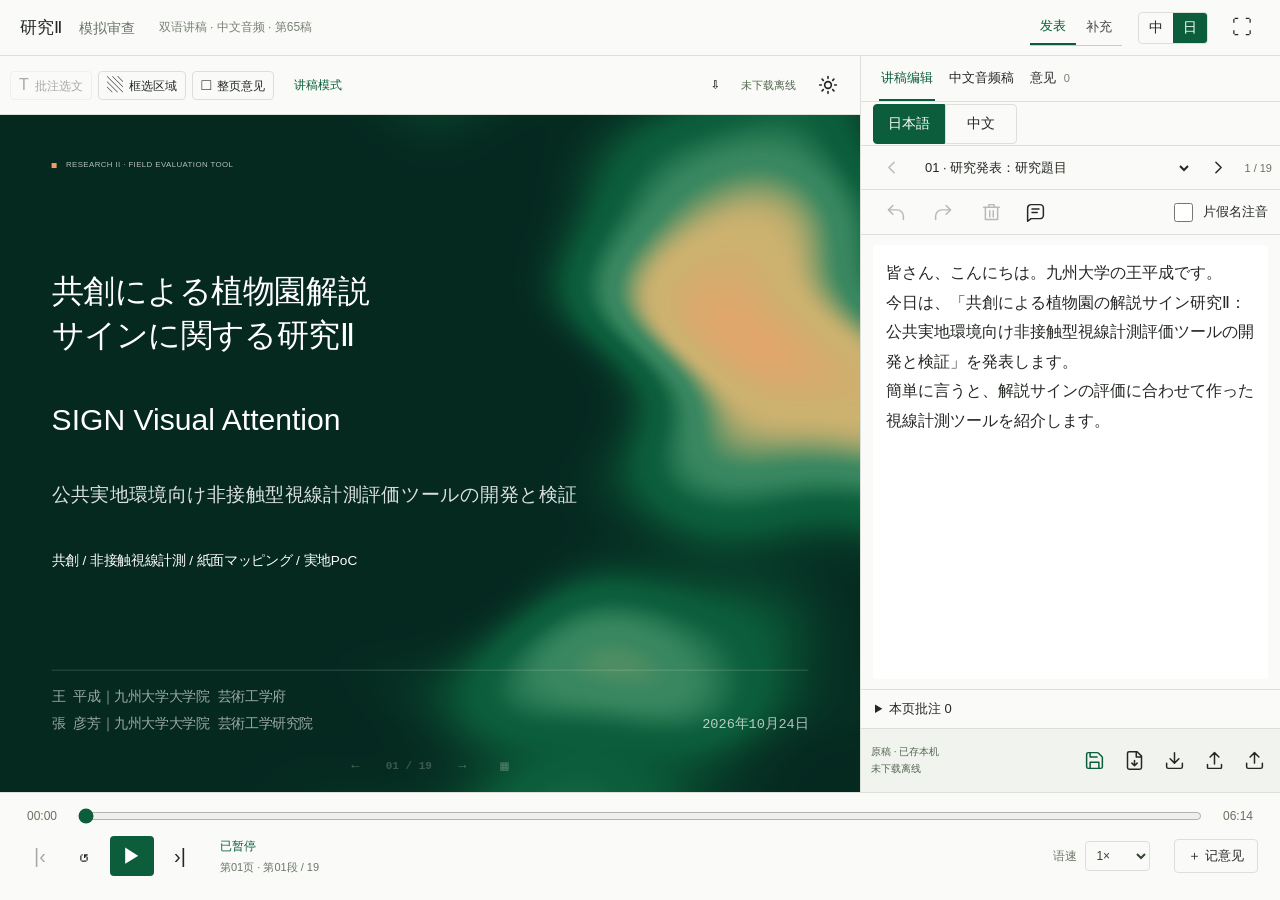
<file: index.html>
<!doctype html><meta charset="utf-8"><meta name="viewport" content="width=device-width,initial-scale=1"><meta http-equiv="refresh" content="0;url=04_PPT工作区/review.html"><a href="04_PPT工作区/review.html">研究Ⅱ 手机审查</a>
</file>
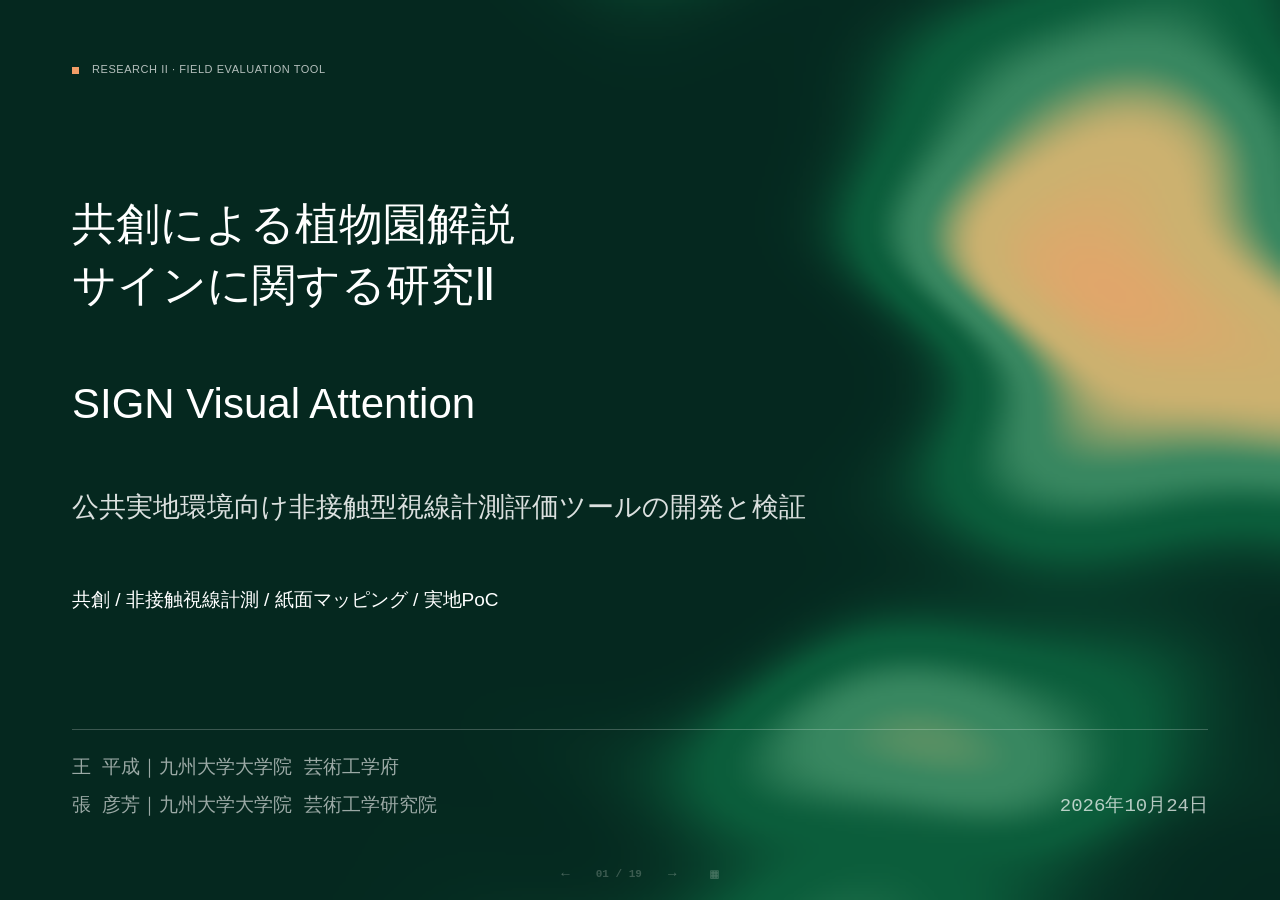
<file: 04_PPT工作区/index.html>
<!DOCTYPE html>
<html lang="ja" data-lang="ja"><head><meta charset="utf-8"><meta name="viewport" content="width=device-width,initial-scale=1"><title>研究Ⅱ · 非接触型視線計測評価ツール</title><link rel="icon" href="data:,">
<!-- Original web-deck CSS, reused verbatim. Only content-specific adapters follow. -->
<style id="reference-style">
  :root{
    /* ============ 主题色: 森林绿 Forest Green ============
       切换主题: 从 references/themes-swiss.md 复制对应的 :root 块
       整体替换标有"主题色"注释的所有变量,其他散落的 var() 引用无需逐处改 */
    --paper:#fafaf8;          /* 主底色: 高级灰白 */
    --paper-rgb:250,250,248;
    --ink:#0a0a0a;            /* 文字主色: 近黑 */
    --ink-rgb:10,10,10;
    --grey-1:#f0f0ee;         /* 浅灰底 */
    --grey-2:#d4d4d2;         /* 中灰(分割线) */
    --grey-3:#737373;         /* 暗灰(辅助文字) */
    --accent:#0B5D3B;         /* 高亮色: 森林绿 */
    --accent-rgb:11,93,59;
    --accent-on:#ffffff;      /* accent 上的反色文字 */
    --accent-bright:#2E8B57;  /* 暗底高亮: 森林绿提亮版 */

    /* ============ Carbon 文本角色 token (role-based,代替 opacity) ============
       亮底:  primary 主文 / secondary 次文 / helper 辅助 / placeholder 占位
       暗底:  inverse 自动反向 */
    --text-primary:#0a0a0a;        /* = ink, 100% */
    --text-secondary:#525252;      /* gray 70 */
    --text-helper:#737373;         /* gray 60 */
    --text-placeholder:#a3a3a3;    /* gray 40 */
    --text-on-color:#ffffff;       /* accent/dark 反色 */
    --border-subtle:#e0e0e0;       /* gray 20, 极细分隔 */
    --border-strong:#a3a3a3;       /* gray 40, 强分隔 */

    /* ============ 字体(跨主题固定) ============ */
    --sans:"Inter","Helvetica Neue","Helvetica","Arial","Segoe UI Variable","Segoe UI",system-ui,-apple-system,sans-serif;
    --sans-zh:"PingFang SC","Hiragino Sans GB","Source Han Sans SC","Noto Sans SC","Microsoft YaHei UI","Microsoft YaHei","微软雅黑",sans-serif;
    --mono:"JetBrains Mono","IBM Plex Mono","SF Mono","Cascadia Code","Consolas","Courier New",ui-monospace,monospace;

    /* ============ Carbon 2x Grid 间距模数 (基础 8px) ============
       参考: https://carbondesignsystem.com/elements/2x-grid/overview/
       任何 padding/gap/margin 优先用这套 token,确保 8px 基线对齐 */
    --sp-3:8px;     /* 02 token */
    --sp-4:12px;    /* 03 */
    --sp-5:16px;    /* 04 */
    --sp-6:24px;    /* 05 */
    --sp-7:32px;    /* 06 */
    --sp-8:40px;    /* 07 */
    --sp-9:48px;    /* 08 */
    --sp-10:64px;   /* 09 */
    --sp-11:80px;   /* 10 */
    --sp-12:96px;   /* 11 */
    --sp-13:160px;  /* 12 */

    /* ============ Carbon Motion tokens ============
       https://carbondesignsystem.com/guidelines/motion/overview/
       两套体系:productive (功能) 短 + 锐 / expressive (叙事) 长 + 软 */
    --ease-prod:cubic-bezier(.2,0,.38,.9);          /* productive standard */
    --ease-exp:cubic-bezier(.4,.14,.3,1);            /* expressive standard */
    --ease-entry-prod:cubic-bezier(0,0,.38,.9);     /* productive entrance */
    --ease-entry-exp:cubic-bezier(0,0,.3,1);         /* expressive entrance */
    --dur-fast-1:.07s;   /* 70ms */
    --dur-fast-2:.11s;   /* 110ms */
    --dur-mod-1:.15s;    /* 150ms */
    --dur-mod-2:.24s;    /* 240ms */
    --dur-slow-1:.4s;    /* 400ms */
    --dur-slow-2:.7s;    /* 700ms */

    /* 底部分页组件安全区: 主内容最低处不要进入这条区域 */
    --nav-safe-bottom:8vh;

    /* Focused 4:3 presentation geometry */
    --slide-width:1200px;
    --slide-height:900px;
    --slide-radius:18px;
    --slide-gap:28px;
    --slide-scale:1;
    --slide-render-width:1200px;
    --slide-render-height:900px;
  }
  *{box-sizing:border-box;margin:0;padding:0}
  html,body{
    width:100%;height:100%;overflow:hidden;
    background:var(--paper);color:var(--ink);
    font-family:var(--sans),var(--sans-zh);
    font-feature-settings:"ss01","cv11";
    -webkit-font-smoothing:antialiased;text-rendering:optimizeLegibility
  }

  /* Language-specific layout adjustments for i18n */
  body:not(.lang-zh) {
    font-family: var(--sans), var(--sans-zh);
  }
  /* 统一调整非中文环境下的标题字重，避免 200 字重过细或残缺 */
  body:not(.lang-zh) h1,
  body:not(.lang-zh) h2,
  body:not(.lang-zh) h3,
  body:not(.lang-zh) .h-xl-zh,
  body:not(.lang-zh) .h-xl {
    font-weight: 300 !important;
  }
  body:not(.lang-zh) h1[data-anim="title"] { max-width: 80vw !important; font-size: min(39.6px, 49.5px) !important; line-height: 1.12 !important; }
  body:not(.lang-zh) h1[data-anim="title"] > span { font-size:36px !important; }
  body:not(.lang-zh) [data-anim="title-block"] { max-width: 65vw !important; }
  body:not(.lang-zh) .image-hero-body > div:first-child { max-width: 65ch !important; font-size: max(15px, 12.6px) !important; line-height: 1.5 !important; }
  body:not(.lang-zh) [data-layout="S22"] .t-meta + div { font-size: min(26.4px, 34.2px) !important; line-height: 1.15 !important; }
  body:not(.lang-zh) .lead { max-width: 80ch !important; }
  body:not(.lang-zh) .flow-step .ttl { font-size: min(18px, 23.4px) !important; line-height: 1.2 !important; font-weight: 400 !important; }
  body:not(.lang-zh) .flow-step .mini { font-size: max(11px, 8.16px) !important; line-height: 1.35 !important; }
  body:not(.lang-zh) .slide9-footer-desc { font-size: min(10.2px, 13.5px) !important; line-height: 1.4 !important; padding-top: 1.2vh !important; }
  body:not(.lang-zh) .flow-split { margin-top: 1.5vh !important; }
  body:not(.lang-zh) .flow-step { min-height: 9.5vh !important; }
  body:not(.lang-zh) .h-xl-zh { font-size: min(33.6px, 46.8px) !important; max-width: 82vw !important; line-height: 1.15 !important; }
  body:not(.lang-zh) .main-st { font-size: min(33.6px, 45px) !important; max-width: 85vw !important; }
  body:not(.lang-zh) [data-anim="manifesto"] h2 { font-size: min(48px, 63px) !important; max-width: 90vw !important; line-height: 1.12 !important; }

  /* === Cover Page: prevent title and meta collision === */
  body:not(.lang-zh) [data-layout="SWISS-COVER-ASCII"] h1[data-anim="title"] {
    font-size: min(39.6px, 45px) !important;
    line-height: 1.12 !important;
  }
  body:not(.lang-zh) [data-layout="SWISS-COVER-ASCII"] .lead {
    font-size: max(14px, 11.4px) !important;
    line-height: 1.4 !important;
  }

  /* === Slide 2 & 7: S22 layout adjustments === */
  body:not(.lang-zh) [data-layout="S22"] [data-anim="img"] {
    flex: 0 0 53% !important;
  }
  body:not(.lang-zh) [data-layout="S22"] .image-hero-body {
    padding: 4.5vh 5vw 3vh !important;
  }
  body:not(.lang-zh) [data-layout="S22"] .image-hero-stats {
    gap: 1.8vw !important;
  }
  body:not(.lang-zh) [data-layout="S22"] [data-anim="title-block"] div {
    font-size: min(36px, 46.8px) !important;
    line-height: 1.15 !important;
  }

  /* === Slide 5 & 6: Question & Stimulus page height tuning === */
  body:not(.lang-zh) .slide6-grid .card-fill {
    padding: 2.2vh 1.4vw 2vh !important;
  }
  body:not(.lang-zh) .slide5-note {
    margin-top: 1.8vh !important;
    padding-top: 1.2vh !important;
  }
  body:not(.lang-zh) .slide6-grid {
    max-height: 52vh !important;
  }

  /* === Slide 8: Tool URL page height limit === */
  .tool-url {
    font-size: 11px !important;
    line-height: 1.25 !important;
    padding-top: 0.6vh !important;
  }
  .slide8-frame-img {
    max-height: 48vh !important;
  }

  /* === Slide 10: S03 Statement layout tuning === */
  body:not(.lang-zh) [data-layout="S03"] h1[data-anim="statement"] {
    max-width: 24ch !important;
    font-size: min(50.4px, 63px) !important;
    line-height: 1.15 !important;
  }

  /* === Slide 13 & 14: Restrict inline h2 sizes & ledger row columns === */
  body:not(.lang-zh) [data-layout="S07"] h2.h-xl-zh,
  body:not(.lang-zh) [data-layout="S20"] h2.h-xl-zh {
    font-size: min(33.6px, 46.8px) !important;
  }
  /* === Slide 13: S07 h-bar-chart & footer note tuning === */
  body:not(.lang-zh) [data-layout="S07"] .h-bar-chart {
    gap: 0.8vh 1.6vw !important;
  }
  body:not(.lang-zh) [data-layout="S07"] .t-body-sm {
    font-size: min(10.2px, 13.5px) !important;
    padding-top: 1.0vh !important;
  }
  body:not(.lang-zh) [data-layout="S20"] .canvas-card > div[style*="grid-template-columns"] {
    grid-template-columns: 4.2fr 7.8fr !important;
  }
  body:not(.lang-zh) [data-layout="S20"] .ledger-row {
    grid-template-columns: 4.5fr 2.7fr 4.8fr !important;
    padding: 1.2vh 0 !important;
  }
  body:not(.lang-zh) [data-layout="S20"] .ledger-row > div[style*="font-size"] {
    font-size: min(57.6px, 67.5px) !important;
    line-height: 1.15 !important;
  }

  /* === Slide 15: S08 duo-compare spacing & text tuning === */
  body:not(.lang-zh) .duo-compare {
    margin-top: 4.5vh !important;
    margin-bottom: 5.5vh !important;
  }
  body:not(.lang-zh) .duo-compare .col {
    gap: 1.0vh !important;
  }
  body:not(.lang-zh) .duo-compare .col-ttl {
    font-size: min(26.4px, 34.2px) !important;
    line-height: 1.15 !important;
  }
  body:not(.lang-zh) .duo-compare .col-desc {
    font-size: max(12px, 9.84px) !important;
    line-height: 1.4 !important;
  }
  body:not(.lang-zh) .duo-compare .col-list {
    gap: 0.5vh !important;
    padding-top: 1.2vh !important;
  }
  body:not(.lang-zh) .duo-compare .col-list li {
    font-size: max(12px, 9.36px) !important;
    line-height: 1.35 !important;
  }

  /* === Global Multilingual Typography Enhancements === */
  body:not(.lang-zh) .t-meta {
    font-family: var(--sans), var(--sans-zh) !important;
    font-size: max(11px, 8.64px) !important;
    letter-spacing: 0.05em !important;
  }
  body:not(.lang-zh) .slide5-grid .t-body-sm {
    font-size: max(11px, 9px) !important;
    font-weight: 500 !important;
    color: var(--text-secondary) !important;
  }

  /* ============ Heatmap Navigation Wheel Centering ============ */
  .heatmap-nav {
    display: grid !important;
    grid-template-rows: auto 1fr !important;
    gap: 1.2vh !important;
    min-width: 0 !important;
  }

  /* ============ Language Switcher Styling ============ */
  /* 1. Cover page switcher */
  .lang-top-btn {
    border: 0;
    background: transparent;
    padding: 3px 8px;
    border-radius: 3px;
    font-family: var(--sans);
    font-size: 11px;
    font-weight: 500;
    color: rgba(255, 255, 255, 0.7);
    cursor: pointer;
    transition: all 0.22s cubic-bezier(0.16, 1, 0.3, 1);
  }
  .lang-top-btn:hover {
    background: rgba(255, 255, 255, 0.12);
    color: #ffffff;
  }
  .lang-top-btn.active {
    background: #ffffff;
    color: var(--accent) !important;
    font-weight: 600;
    box-shadow: 0 2px 6px rgba(0, 0, 0, 0.1);
  }

  /* 2. Overview switcher (floating pill) */
  #overview .lang-switch {
    position: fixed;
    bottom: 28px;
    right: 48px;
    z-index: 110;
    background: rgba(255, 255, 255, 0.88);
    backdrop-filter: blur(12px);
    -webkit-backdrop-filter: blur(12px);
    border: 1px solid rgba(0, 0, 0, 0.08);
    border-radius: 30px;
    padding: 6px 16px;
    display: flex;
    align-items: center;
    gap: 14px;
    box-shadow: 0 10px 30px rgba(0, 0, 0, 0.08), 0 1px 3px rgba(0, 0, 0, 0.02);
    font-family: var(--sans), var(--sans-zh);
    font-size: 12px;
    color: var(--text-secondary);
    transition: opacity 0.3s ease, transform 0.3s ease;
  }
  #overview .lang-switch > div:first-child {
    font-family: var(--sans);
    font-size: 10px;
    font-weight: 600;
    text-transform: uppercase;
    letter-spacing: 0.08em;
    color: var(--text-helper);
    border-right: 1px solid rgba(0, 0, 0, 0.08);
    padding-right: 12px;
    line-height: 1.4;
  }
  #overview .lang-options {
    display: flex;
    gap: 6px;
    align-items: center;
  }
  #overview .lang-button {
    border: 0;
    background: transparent;
    padding: 4px 12px;
    border-radius: 20px;
    font-family: var(--sans), var(--sans-zh);
    font-size: 11px;
    font-weight: 500;
    color: var(--text-secondary);
    cursor: pointer;
    transition: all 0.2s cubic-bezier(0.16, 1, 0.3, 1);
  }
  #overview .lang-button:hover {
    background: rgba(0, 0, 0, 0.04);
    color: var(--text-primary);
  }
  #overview .lang-button.active {
    background: var(--accent);
    color: var(--accent-on);
    font-weight: 600;
    box-shadow: 0 2px 8px rgba(11, 93, 59, 0.25);
  }

  /* === Slide 16: Closing page title size tuning === */
  body:not(.lang-zh) .slide16-title {
    font-size: min(55.2px, 72px) !important;
    max-width: 95% !important;
    line-height: 1.1 !important;
  }

  /* ============ WebGL 网格背景 ============ */
  canvas.bg{position:fixed;inset:0;width:100vw;height:100vh;z-index:0;display:block;opacity:.55;mix-blend-mode:multiply;pointer-events:none}
  body.dark-bg canvas.bg{mix-blend-mode:screen;opacity:.42}
  body.low-power canvas.bg,
  body.low-power canvas.ascii-bg{display:none!important}

  /* ============ Deck 容器 + 翻页 ============ */
  #deck{position:absolute;left:0;top:96px;width:max-content;height:var(--slide-render-height);display:flex;flex-wrap:nowrap;gap:var(--slide-gap);z-index:10;will-change:transform}
  .slide{
    width:var(--slide-width);height:var(--slide-height);flex:0 0 var(--slide-width);
    position:relative;
    padding:0;
    display:flex;flex-direction:column;
    overflow:hidden;
    background:var(--paper);color:var(--ink);
  }
  .slide.grey{background:var(--grey-1)}
  .slide.dark{background:var(--ink);color:var(--paper)}
  .slide.dark .grey-only{display:none}
  .slide.accent{background:var(--accent);color:var(--accent-on)}
  .slide.accent .accent-block{background:var(--accent-on);color:var(--accent)}

  /* Hero 页透出网格背景多一点 */
  .slide.hero{background:transparent}
  .slide.hero.grey{background:rgba(var(--paper-rgb),.86);backdrop-filter:blur(1px)}
  .slide.hero.dark{background:rgba(var(--ink-rgb),.92);color:var(--paper)}

  /* ============ 装饰: 极细分隔线 + 点阵矩阵 ============ */
  .rule{width:100%;height:1px;background:currentColor;opacity:.18;margin:0}
  .rule.thick{height:2px;opacity:.85}
  .rule.accent{background:var(--accent);opacity:1;height:2px}
  .rule.v{width:1px;height:100%;margin:0}

  /* 点阵矩阵 (dot matrix) - 用 radial-gradient */
  .dots{
    background-image:radial-gradient(currentColor 1px, transparent 1px);
    background-size:12px 12px;
    background-position:0 0;
    opacity:.18;
  }
  .dots-fine{
    background-image:radial-gradient(currentColor 0.8px, transparent 0.8px);
    background-size:8px 8px;
    opacity:.14;
  }
  .dots-bold{
    background-image:radial-gradient(currentColor 1.4px, transparent 1.4px);
    background-size:18px 18px;
    opacity:.22;
  }

  /* ============ Chrome (顶部 meta) + Foot (底部) ============ */
  .chrome{
    display:flex;justify-content:space-between;align-items:flex-start;
    font-family:var(--mono);
    font-size:14px;letter-spacing:.16em;text-transform:uppercase;
    opacity:.7;margin-bottom:auto
  }
  .chrome .l,.chrome .r{display:flex;gap:1.6em;align-items:center}
  .chrome .sep{width:24px;height:1px;background:currentColor;opacity:.5}

  .foot{
    margin-top:auto;
    display:flex;justify-content:space-between;align-items:flex-end;
    font-family:var(--mono);
    font-size:14px;letter-spacing:.14em;text-transform:uppercase;
    opacity:.55;
    padding-top:2vh;
    border-top:1px solid currentColor;
    border-color:rgba(127,127,127,.25)
  }
  .foot .nb{font-family:var(--sans);font-weight:600;letter-spacing:.04em}

  /* ============ Tag / Kicker / Meta 标签 ============ */
  .kicker{
    font-family:var(--mono);
    font-size:14px;letter-spacing:.24em;text-transform:uppercase;
    opacity:.65;margin-bottom:2.4vh;
    display:inline-flex;align-items:center;gap:.8em
  }
  .kicker::before{
    content:"";width:24px;height:1px;background:currentColor;opacity:.6
  }
  .kicker.no-line::before{display:none}
  .kicker.accent{color:var(--accent);opacity:1;font-weight:600}

  .tag{
    display:inline-block;
    font-family:var(--mono);
    font-size:14px;letter-spacing:.18em;text-transform:uppercase;
    padding:5px 10px;border:1px solid currentColor;opacity:.85
  }
  .tag.solid{background:currentColor;color:var(--paper);border-color:transparent}
  .tag.accent{background:var(--accent);color:var(--accent-on);border-color:transparent;opacity:1}

  /* ============ 标题层级 (无衬线 · 极轻字重 · 极致字号对比) ============ */
  .h-hero{
    font-family:var(--sans),var(--sans-zh);
    font-weight:200;
    font-size:132px;
    line-height:.92;
    letter-spacing:-.04em;
  }
  .h-hero-zh{
    font-family:var(--sans),var(--sans-zh);
    font-weight:200;
    font-size:100.8px;
    line-height:.96;
    letter-spacing:-.025em;
  }
  .h-xl{
    font-family:var(--sans),var(--sans-zh);
    font-weight:200;
    font-size:72px;
    line-height:1;
    letter-spacing:-.03em;
  }
  .h-xl-zh{
    font-family:var(--sans),var(--sans-zh);
    font-weight:200;
    font-size:60px;
    line-height:1.15;
    letter-spacing:-.025em;
  }
  .h-md{
    font-family:var(--sans),var(--sans-zh);
    font-weight:300;
    font-size:31.2px;
    line-height:1.18;
    letter-spacing:-.015em;
  }
  .h-sub{
    font-family:var(--sans),var(--sans-zh);
    font-weight:400;
    font-size:26.4px;
    line-height:1.3;
    letter-spacing:-.01em;
    opacity:.7;
  }

  /* ============ 正文 / 引语 / 元数据 ============ */
  .lead{
    font-family:var(--sans),var(--sans-zh);
    font-weight:400;
    font-size:18.6px;
    line-height:1.4;
    letter-spacing:-.005em;
    opacity:.86;
  }
  .body{
    font-family:var(--sans),var(--sans-zh);
    font-weight:400;
    font-size:max(18px,12.96px);
    line-height:1.6;
    letter-spacing:0;
    opacity:.78;
  }
  .body-sm{
    font-family:var(--sans),var(--sans-zh);
    font-weight:400;
    font-size:max(16px,11.04px);
    line-height:1.55;
    opacity:.7;
  }
  .meta{
    font-family:var(--mono);
    font-size:max(14px,9.84px);
    letter-spacing:.18em;text-transform:uppercase;
    opacity:.6;
  }
  .meta-row{
    display:flex;gap:1.4em;align-items:baseline;flex-wrap:wrap;
    font-family:var(--mono);
    font-size:max(14px,10.56px);letter-spacing:.16em;text-transform:uppercase;
    opacity:.65;
  }
  .meta-row span:not(.dot){display:inline-block}
  .meta-row .dot{
    display:inline-block;width:4px;height:4px;border-radius:50%;
    background:currentColor;opacity:.5;vertical-align:middle
  }

  /* ============ KPI Hero (视觉英雄数据) ============ */
  .kpi-hero{
    font-family:var(--sans);
    font-weight:800;
    font-size:264px;
    line-height:.82;
    letter-spacing:-.05em;
    font-feature-settings:"tnum","ss01";
  }
  .kpi-hero .unit{
    font-family:var(--sans),var(--sans-zh);
    font-weight:500;
    font-size:14px;
    letter-spacing:0;
    opacity:.5;
    margin-left:.12em;
    vertical-align:.5em;
  }
  .kpi-hero.accent{color:var(--accent)}
  .kpi-big{
    font-family:var(--sans);
    font-weight:800;
    font-size:132px;
    line-height:.85;
    letter-spacing:-.04em;
    font-feature-settings:"tnum"
  }
  .kpi-mid{
    font-family:var(--sans);
    font-weight:700;
    font-size:72px;
    line-height:.88;
    letter-spacing:-.03em;
    font-feature-settings:"tnum"
  }

  /* ============ Stat Card (数据卡片 · 极简) ============ */
  .stat-card{
    display:flex;flex-direction:column;
    gap:.6vh;align-items:flex-start;
    padding-top:1.6vh;
    border-top:2px solid currentColor;
  }
  .stat-card.thin{border-top-width:1px;border-color:rgba(127,127,127,.4)}
  .stat-card.accent-top{border-top-color:var(--accent);border-top-width:3px}
  .stat-card .stat-label{
    font-family:var(--mono);
    font-size:max(14px,9.84px);
    letter-spacing:.24em;text-transform:uppercase;
    opacity:.6;
  }
  .stat-card .stat-nb{
    font-family:var(--sans);
    font-weight:800;
    font-size:67.2px;
    line-height:.88;
    letter-spacing:-.035em;
    font-feature-settings:"tnum";
    margin-top:.4vh;
  }
  .stat-card .stat-nb .stat-unit{
    font-family:var(--sans),var(--sans-zh);
    font-weight:500;
    font-size:16px;
    letter-spacing:0;
    opacity:.6;
    margin-left:.14em;
    vertical-align:.4em;
  }
  .stat-card .stat-note{
    font-family:var(--sans),var(--sans-zh);
    font-weight:400;
    font-size:max(16px,11.76px);
    line-height:1.5;
    opacity:.7;
    margin-top:.6vh;
  }
  .grid-4 .stat-card .stat-nb{font-size:55.2px}
  .grid-3 .stat-card .stat-nb{font-size:76.8px}
  .grid-6 .stat-card .stat-nb{font-size:48px}

  /* ============ Accent Block (高亮色块包裹内容) ============ */
  .accent-block{
    background:var(--accent);color:var(--accent-on);
    padding:2.4vh 2vw;
  }
  .accent-block.tight{padding:1.4vh 1.4vw}
  .accent-block .h-md,.accent-block .h-xl,.accent-block .kpi-mid{color:var(--accent-on)}

  .ink-block{
    background:var(--ink);color:var(--paper);
    padding:2.4vh 2vw
  }
  .grey-block{
    background:var(--grey-1);
    padding:2.4vh 2vw
  }

  /* 高亮文字 (mark 风格) */
  .mark{
    background:var(--accent);color:var(--accent-on);
    padding:0 .2em;
    box-decoration-break:clone;
    -webkit-box-decoration-break:clone;
  }
  .mark.ink{background:var(--ink);color:var(--paper)}
  .underline-accent{
    background-image:linear-gradient(to bottom, transparent 70%, var(--accent) 70%, var(--accent) 96%, transparent 96%);
    padding:0 .05em
  }

  /* ============ Pipeline / Step ============ */
  .pipeline-section{margin-top:3.2vh;padding-top:2.2vh;border-top:1px solid rgba(127,127,127,.3)}
  .pipeline-section:first-of-type{border-top:0;padding-top:0;margin-top:2.4vh}
  .pipeline-label{
    font-family:var(--mono);
    font-size:max(14px,10.08px);
    letter-spacing:.24em;text-transform:uppercase;
    opacity:.6;margin-bottom:1.8vh;
  }
  .pipeline{
    display:grid;
    grid-template-columns:repeat(5,1fr);
    gap:1vw;
  }
  .pipeline[data-cols="3"]{grid-template-columns:repeat(3,1fr)}
  .pipeline[data-cols="4"]{grid-template-columns:repeat(4,1fr)}
  .pipeline[data-cols="6"]{grid-template-columns:repeat(6,1fr)}
  .step{
    display:flex;flex-direction:column;gap:.6vh;
    padding-top:1.2vh;
    border-top:2px solid currentColor;
  }
  .step.accent-top{border-top-color:var(--accent);border-top-width:3px}
  .step-nb{
    font-family:var(--mono);
    font-weight:500;
    font-size:max(14px,12px);
    opacity:.5;letter-spacing:.04em
  }
  .step-title{
    font-family:var(--sans),var(--sans-zh);
    font-weight:700;
    font-size:16.8px;
    letter-spacing:-.01em;
    line-height:1.2;
  }
  .step-desc{
    font-family:var(--sans),var(--sans-zh);
    font-weight:400;
    font-size:max(16px,11.28px);
    line-height:1.45;
    opacity:.7;
  }

  /* ============ 网格系统 (模块化网格) ============ */
  .frame{flex:1;display:flex;flex-direction:column;min-height:0;overflow:hidden}
  .frame.grid-2-7-5,
  .frame.grid-2-6-6,
  .frame.grid-2-8-4,
  .frame.grid-2-4-8,
  .frame.grid-3-3,
  .frame.grid-12,
  .frame.grid-6,
  .frame.grid-4,
  .frame.grid-3{display:grid}

  /* 12 列模块化网格 (瑞士风核心) */
  .grid-12{
    display:grid;
    grid-template-columns:repeat(12,1fr);
    gap:2vh 1.2vw;
    align-items:start;
  }
  .span-2{grid-column:span 2}
  .span-3{grid-column:span 3}
  .span-4{grid-column:span 4}
  .span-5{grid-column:span 5}
  .span-6{grid-column:span 6}
  .span-7{grid-column:span 7}
  .span-8{grid-column:span 8}
  .span-9{grid-column:span 9}
  .span-12{grid-column:span 12}

  /* 经典分栏 */
  .grid-2-7-5{display:grid;grid-template-columns:7fr 5fr;gap:3vw 4vh;align-items:start}
  .grid-2-6-6{display:grid;grid-template-columns:1fr 1fr;gap:3vw 4vh;align-items:start}
  .grid-2-8-4{display:grid;grid-template-columns:8fr 4fr;gap:3vw 4vh;align-items:start}
  .grid-2-4-8{display:grid;grid-template-columns:4fr 8fr;gap:3vw 4vh;align-items:start}
  .grid-3{display:grid;grid-template-columns:repeat(3,1fr);gap:3vw 4vh;align-items:start}
  .grid-3-3{display:grid;grid-template-columns:repeat(3,1fr);grid-auto-rows:minmax(0,1fr);gap:2.4vh 2vw}
  .grid-4{display:grid;grid-template-columns:repeat(2,1fr);grid-template-rows:repeat(2,1fr);gap:3vh 3vw;flex:1;align-content:center}
  .grid-6{display:grid;grid-template-columns:repeat(3,1fr);grid-template-rows:repeat(2,1fr);gap:3vh 2.4vw;flex:1;align-content:center}

  /* 工具类 */
  .col{display:flex;flex-direction:column;gap:2vh}
  .row{display:flex;align-items:center;gap:2vw}
  .fill{flex:1}
  .center{align-items:center;justify-content:center;text-align:center}
  .right{text-align:right;justify-self:end}
  .top{align-self:start}
  .bottom{align-self:end}
  .va-center{align-self:center}
  .nowrap{white-space:nowrap}

  /* 非对称定位 */
  .pos-absolute{position:absolute}
  .bottom-left{position:absolute;left:5vw;bottom:8vh;max-width:50vw}
  .bottom-right{position:absolute;right:5vw;bottom:8vh;max-width:50vw;text-align:right}
  .top-right{position:absolute;right:5vw;top:5.5vh;text-align:right}
  .top-left{position:absolute;left:5vw;top:5.5vh}

  /* ============ Callout (引用框 · 极简) ============ */
  .callout{
    padding:2vh 2vw;
    border-left:3px solid var(--accent);
    font-family:var(--sans),var(--sans-zh);
    font-size:max(14px,12px);
    line-height:1.55;
    opacity:.9;
  }
  .callout.ink{border-left-color:currentColor}
  .callout .cite,.callout .callout-src{
    display:block;margin-top:1.2vh;
    font-family:var(--mono);
    font-size:14px;letter-spacing:.16em;text-transform:uppercase;
    opacity:.6;
  }

  /* ============ Icons (Lucide via CDN) ============ */
  .ico{width:1em;height:1em;display:inline-block;vertical-align:-.12em;stroke:currentColor;fill:none;stroke-width:1.6;stroke-linecap:round;stroke-linejoin:round;flex-shrink:0}
  .ico-lg,.ico-md,.ico-sm{fill:none;stroke:currentColor;stroke-linecap:round;stroke-linejoin:round}
  .ico-lg{width:2.4vw;height:2.4vw;stroke-width:1.4;display:inline-block}
  .ico-md{width:1.6vw;height:1.6vw;stroke-width:1.6;display:inline-block;vertical-align:-.4em}
  .ico-sm{width:1vw;height:1vw;stroke-width:1.8;display:inline-block;vertical-align:-.15em;opacity:.7}

  /* ============ 几何小图标 (装饰) ============ */
  .geo-dot{width:.7vw;height:.7vw;border-radius:50%;background:var(--accent);display:inline-block;vertical-align:middle}
  .geo-square{width:.7vw;height:.7vw;background:var(--accent);display:inline-block;vertical-align:middle}
  .geo-line{width:2vw;height:2px;background:var(--accent);display:inline-block;vertical-align:middle}
  .geo-circle-o{width:.9vw;height:.9vw;border:2px solid currentColor;border-radius:50%;display:inline-block;vertical-align:middle}

  /* ============ 图片 frame-img ============ */
  .frame-img{overflow:hidden;position:relative;background:var(--paper);box-sizing:border-box;width:100%}
  .slide.dark .frame-img{background:rgba(255,255,255,.06)}
  .frame-img > img{width:100%;height:100%;object-fit:cover;object-position:center center;display:block}
  .frame-img.fit-contain > img{object-fit:contain;object-position:center center}
  .frame-img.pos-top > img{object-position:top center}
  .frame-img.pos-face > img{object-position:center 35%}
  .frame-img.r-16x9{aspect-ratio:16/9;max-height:64vh}
  .frame-img.r-21x9{aspect-ratio:21/9;max-height:54vh}
  .frame-img.r-16x10{aspect-ratio:16/10;max-height:56vh}
  .frame-img.r-4x3{aspect-ratio:4/3;max-height:56vh}
  .frame-img.r-3x2{aspect-ratio:3/2;max-height:46vh}
  .frame-img.r-3x4{aspect-ratio:3/4;max-height:60vh}
  .frame-img.r-1x1{aspect-ratio:1/1;max-height:50vh}
  .frame-img.h-16{height:16vh}
  .frame-img.h-18{height:18vh}
  .frame-img.h-22{height:22vh}
  .frame-img.h-26{height:26vh}
  .frame-img.h-28{height:28vh}
  .frame-img.h-32{height:32vh}
  .frame-img.swiss-lined{border-top:2px solid var(--accent)}
  .frame-img.swiss-keyline{border:0}
  .frame-img.sign-aoi{aspect-ratio:2200/1556;background:transparent;width:auto;height:auto;max-width:100%;max-height:100%;margin:0}
  .frame-img.sign-aoi > img{width:100%;height:100%;object-fit:contain;object-position:center top;display:block}
  .aoi-box{position:absolute;border:2px solid var(--accent);background:rgba(var(--accent-rgb),.08);pointer-events:none}
  .aoi-box.r{border-color:var(--ink);background:rgba(10,10,10,.05)}
  .aoi-tag{position:absolute;left:-2px;top:-2px;transform:translateY(-100%);min-width:34px;padding:.34em .56em;background:var(--accent);color:var(--accent-on);font-family:var(--mono);font-size:14px;line-height:1;letter-spacing:.12em;text-transform:uppercase}
  .aoi-box.r .aoi-tag{background:var(--ink);color:#fff}
  .aoi-legend{display:flex;gap:1vw;align-items:center;font-family:var(--mono);font-size:14px;letter-spacing:.13em;text-transform:uppercase;color:var(--text-secondary)}
  .aoi-legend span{display:inline-flex;align-items:center;gap:.45em}
  .aoi-legend i{display:inline-block;width:12px;height:12px;background:var(--accent)}
  .aoi-legend .r i{background:var(--ink)}

  /* P22 Image Hero: 下半屏内容区必须和图片拉开距离,不要贴在图下沿 */
  .image-hero-body{
    display:grid;grid-template-columns:5fr 7fr;gap:3vw;
    padding:6.6vh 5vw 4.4vh;flex:1;align-content:start
  }
  .image-hero-stats{
    display:grid;grid-template-columns:repeat(3,1fr);gap:2vw;align-items:start
  }
  .img-cap{
    display:block;margin-top:.8vh;
    font-family:var(--mono);
    font-size:max(14px,9.84px);
    letter-spacing:.2em;text-transform:uppercase;
    opacity:.6;
  }
  figure.frame-img,figure.tile{margin:0;display:flex;flex-direction:column;min-width:0}
  figure.tile > .frame-img{flex:0 0 auto}

  /* 瑞士风图文混排: 只用直角、发丝线、单一 accent；图像容器不加圆角/阴影 */
  .swiss-img-split{display:grid;grid-template-columns:5fr 7fr;gap:3vw;align-items:start;flex:1;min-height:0}
  .swiss-img-split.reverse{grid-template-columns:7fr 5fr}
  .swiss-img-split.align-bottom{align-items:end}
  .swiss-img-split.align-bottom .swiss-img-copy{align-self:end}
  .swiss-img-split.align-image-bottom{align-items:end;padding-bottom:var(--nav-safe-bottom)}
  .swiss-img-split.align-image-bottom .swiss-img-copy{align-self:end}
  .swiss-img-split.align-image-bottom figure.tile{align-self:end;position:relative}
  .swiss-img-split.align-image-bottom figure.tile > .swiss-img-caption{
    position:absolute;left:0;right:0;top:calc(100% + var(--sp-4));margin-top:0
  }
  .nav-safe-bottom{padding-bottom:var(--nav-safe-bottom)}
  .nav-safe-bottom-tight{padding-bottom:calc(var(--nav-safe-bottom) * .65)}
  .swiss-img-copy{display:flex;flex-direction:column;gap:var(--sp-6);min-width:0}
  .swiss-img-copy .rule{margin:0}
  .swiss-img-grid{display:grid;grid-template-columns:repeat(3,1fr);gap:var(--sp-5);align-items:start;margin-top:var(--sp-7)}
  .swiss-img-grid.two{grid-template-columns:repeat(2,1fr)}
  .swiss-img-grid.tight{margin-top:0}
  .swiss-img-caption{
    display:flex;justify-content:space-between;gap:var(--sp-5);
    margin-top:var(--sp-4);
    font-family:var(--mono);font-size:max(14px,8.88px);
    letter-spacing:.16em;text-transform:uppercase;color:var(--text-helper);
    border-top:1px solid var(--border-subtle);padding-top:var(--sp-4)
  }
  .swiss-img-caption strong{
    font-family:var(--sans),var(--sans-zh);font-size:max(16px,10.8px);
    font-weight:600;letter-spacing:0;text-transform:none;color:var(--text-primary)
  }

  /* ============ Bar Chart (扁平几何图表) ============ */
  .bar-chart{display:flex;flex-direction:column;gap:1.4vh}
  .bar-row{display:grid;grid-template-columns:8em 1fr 4em;gap:1.4vw;align-items:center}
  .bar-row .bar-label{font-family:var(--mono);font-size:max(14px,10.08px);letter-spacing:.14em;text-transform:uppercase;opacity:.7}
  .bar-row .bar-track{height:14px;background:rgba(127,127,127,.18);position:relative}
  .bar-row .bar-fill{height:100%;background:var(--accent);position:absolute;left:0;top:0}
  .bar-row .bar-fill.ink{background:currentColor}
  .bar-row .bar-value{font-family:var(--sans);font-weight:700;font-size:max(16px,12.6px);text-align:right;font-feature-settings:"tnum"}

  /* ============ 导航 ============ */
  /* 底部分页导航: 仅保留方块本身,无背景无描边 */
  #nav{position:fixed;left:50%;bottom:2vh;transform:translateX(-50%);z-index:30;display:flex;gap:10px;padding:0;background:transparent;border:0}
  #nav .dot{width:6px;height:6px;background:rgba(0,0,0,.28);cursor:pointer;transition:all .25s ease;border:0;padding:0;border-radius:0}
  #nav .dot:hover{background:rgba(0,0,0,.55)}
  #nav .dot.active{background:var(--accent);width:18px}
  body.dark-bg #nav .dot{background:rgba(255,255,255,.32)}
  body.dark-bg #nav .dot.active{background:var(--accent)}

  /* ESC 索引页: 缩略图必须脱离主放映动效状态 */
  #overview [data-anim],
  #overview [data-motion-item]{opacity:1!important}
  #overview .slide *{animation:none!important;transition:none!important}

  #overview {
    position: fixed;
    inset: 0;
    z-index: 100;
    background: rgba(250, 250, 248, 0.96);
    backdrop-filter: blur(12px);
    overflow: hidden;
    padding: 2vh 4vw;
    opacity: 0;
    visibility: hidden;
    transition: opacity 0.35s cubic-bezier(0.16, 1, 0.3, 1), visibility 0.35s;
    pointer-events: none;
  }
  #overview.active {
    opacity: 1;
    visibility: visible;
    pointer-events: auto;
  }
  #overview .esc-grid-wrap {
    transform: translateY(10px);
    transition: transform 0.4s cubic-bezier(0.16, 1, 0.3, 1);
  }
  #overview.active .esc-grid-wrap {
    transform: translateY(0);
  }

  /* 统一卡片样式 token: card-fill (默认灰底 · 中性) + card-ink (反转高对比) + card-accent (单一焦点) */
  .card-fill{background:#f5f5f4;border:0;color:var(--text-primary)}
  .card-ink{background:var(--ink);border:0;color:var(--paper)}
  .card-ink .t-meta,.card-ink .t-cat{color:rgba(255,255,255,.6)}
  .card-accent{background:var(--accent);border:0;color:var(--accent-on)}
  .card-accent .t-meta,.card-accent .t-cat{color:var(--accent-on)}

  /* ============ 动效 (与原模板一致) ============ */
  [data-anim]{opacity:1}
  body.motion-boot #deck{opacity:0}
  [data-motion-item]{will-change:opacity,transform}
  body.low-power #deck{transition:none!important}
  body.low-power *,
  body.low-power *::before,
  body.low-power *::after{animation:none!important;transition:none!important}
  body.low-power.motion-ready [data-anim],
  body.low-power [data-anim],
  body.low-power [data-motion-item]{opacity:1!important;transform:none!important}

  /* ============================================================
     ↓↓↓ V2 EXTENSIONS · Canvas Mode + 参考图新类
     验证效果后沉淀回 template-swiss.html
     ============================================================ */

  /* Windows 适配:雅黑没有 ExtraLight 200,中文大字号字重补偿 */
  body.is-win .name-mega,
  body.is-win .num-mega,
  body.is-win .kpi-thin,
  body.is-win .tl-node .multi{
    font-weight:300;letter-spacing:-.02em;
  }
  body.is-win [style*="font-weight:200"]{font-weight:300 !important}

  /* 全屏铺满模式 · 关闭 WebGL · 卡片即页面 */
  body.canvas-mode{background:var(--paper)}
  body.canvas-mode canvas.bg{display:none !important}
  body.canvas-mode .slide{background:var(--paper);padding:0;align-items:stretch;justify-content:stretch}
  body.canvas-mode .slide.hero{background:var(--paper)}

  .canvas-card{
    width:100vw;
    height:100vh;
    background:var(--paper);color:var(--ink);
    padding:5.6vh 5vw 4.4vh;
    display:flex;flex-direction:column;
    position:relative;overflow:hidden;
    box-shadow:none;
    border-radius:0;
  }
  .slide.dark .canvas-card{background:var(--ink);color:var(--paper)}
  .slide.accent .canvas-card{background:var(--accent);color:var(--accent-on)}
  .slide.grey .canvas-card{background:var(--grey-1);color:var(--ink)}
  .slide.split .canvas-card{padding:0;flex-direction:row}

  /* ============ ASCII 点阵呼吸场 · accent 封面/封底专用 ============
     用法:在 .canvas-card(或 split .half.b-accent)内首位插入 <canvas class="ascii-bg" aria-hidden="true">.
     动画由本文件底部的 ASCII IIFE 自动启动,所有 canvas.ascii-bg 都会被扫到.
     其他内容靠 .canvas-card > *:not(.ascii-bg){z-index:1} 自动浮在上层. */
  canvas.ascii-bg{
    position:absolute;inset:0;width:100%;height:100%;
    pointer-events:none;z-index:0;
    mix-blend-mode:screen;opacity:.92;
  }
  .canvas-card > *:not(.ascii-bg){position:relative;z-index:1}
  .slide.accent .canvas-card .chrome-min{color:rgba(255,255,255,.62)}
  .slide.accent .canvas-card .t-meta{color:rgba(255,255,255,.7)}
  .split-half > .half.b-accent .chrome-min{color:rgba(255,255,255,.62)}

  /* 编号目录页 · 超大数字 + 国家名风格 — 越大越细 */
  .num-mega{
    font-family:var(--sans);font-weight:200;
    font-size:108px;line-height:1;letter-spacing:-.04em;
    font-feature-settings:"tnum"
  }
  .num-mega.thin{font-weight:200}
  .name-mega{
    font-family:var(--sans);font-weight:200;
    font-size:108px;line-height:1;letter-spacing:-.035em;
  }
  .name-mega.muted{color:var(--grey-3)}

  /* 细体超大 KPI — 字号越大权重越低 */
  .kpi-thin{
    font-family:var(--sans);font-weight:200;
    font-size:168px;line-height:.92;letter-spacing:-.045em;
    font-feature-settings:"tnum"
  }
  .kpi-thin .unit{font-size:16px;font-weight:300;opacity:.55;margin-left:.15em;vertical-align:.6em}
  .kpi-thin.accent{color:var(--accent)}
  .kpi-thin-sm{
    font-family:var(--sans);font-weight:250;
    font-size:67.2px;line-height:1.04;letter-spacing:-.03em;
    font-feature-settings:"tnum"
  }
  .kpi-thin-sm .unit{font-size:16px;font-weight:300;opacity:.55;margin-left:.12em;vertical-align:.45em}

  /* 4 列细线 KPI 行 — 顶部一根 hairline,内部不再加竖线 */
  /* 4 列 KPI: 用纵向分割线建立网格感 (Carbon 2x grid 模数) */
  .kpi-row-4{
    display:grid;grid-template-columns:repeat(4,1fr);
    gap:0;padding-top:2.4vh;
    border-top:1px solid var(--grey-2)
  }
  .kpi-row-4 > .kpi-cell{
    padding:1.6vh 1.6vw 0;
    border-left:1px solid var(--grey-2)
  }
  .kpi-row-4 > .kpi-cell:first-child{padding-left:0;border-left:none}
  .kpi-cell .lbl{font-family:var(--mono);font-size:max(14px,9.36px);letter-spacing:.18em;text-transform:uppercase;opacity:.55;margin-bottom:1.2vh}
  .kpi-cell .nb{font-family:var(--sans);font-weight:250;font-size:38.4px;line-height:1;letter-spacing:-.025em;font-feature-settings:"tnum"}
  .kpi-cell .nb .unit{font-size:16px;font-weight:300;opacity:.6;margin-left:.1em;vertical-align:.4em}
  .kpi-cell .note{font-family:var(--sans),var(--sans-zh);font-size:max(16px,11.04px);line-height:1.5;opacity:.7;margin-top:1.2vh}

  /* 时间线轴 — 通用 axis token, 横纵共享
     axis 列 = 24px 固定宽,dot 直径 8px,绝对居中在 axis 列中线 (12px)
     虚线绝对定位 left:12px,与 dot 中心严格对齐 */
  .timeline-v{
    --tl-axis-w:24px;        /* axis 列固定宽度 */
    --tl-dot:8px;            /* 圆点直径 */
    position:relative;margin-top:var(--sp-7)
  }
  .timeline-v::before{
    content:"";position:absolute;
    left:calc(var(--tl-axis-w) / 2);
    transform:translateX(-50%);
    top:var(--sp-5);bottom:var(--sp-5);
    width:1px;
    background:repeating-linear-gradient(to bottom,currentColor 0 4px,transparent 4px 8px);
    opacity:.35;pointer-events:none;z-index:0
  }
  .tl-node{
    position:relative;
    display:grid;
    grid-template-columns:var(--tl-axis-w) minmax(0,7em) minmax(0,7.6em) 1fr;
    gap:0 var(--sp-5);
    align-items:center;
    padding:var(--sp-7) 0
  }
  /* 进度点: 纯色实心圆,无背景无描边,精确居中在 axis 列中线 */
  .tl-node .dot{
    width:var(--tl-dot);height:var(--tl-dot);
    border-radius:50%;
    background:currentColor;
    justify-self:center;
    z-index:1
  }
  .tl-node.accent .dot{background:var(--accent)}
  .tl-node .yr{
    font-family:var(--mono);font-weight:500;
    font-size:max(14px,12px);letter-spacing:.04em
  }
  .tl-node .multi{
    font-family:var(--sans);font-weight:200;
    font-size:clamp(28px,33.6px,56px);
    line-height:.95;letter-spacing:-.025em;
    white-space:nowrap;
    overflow:hidden;
    min-width:0
  }
  .tl-node .multi .unit{
    font-size:18px;font-weight:300;opacity:.6;
    margin-left:.2em;
    vertical-align:.42em;
    letter-spacing:0
  }
  .tl-node.accent .multi{color:var(--accent)}
  .tl-node .desc{
    font-family:var(--sans),var(--sans-zh);
    font-size:max(16px,11.28px);line-height:1.55;opacity:.78;
    min-width:0
  }

  /* 横向时间线 (.timeline-h) — 与 .timeline-v 共享 axis token, 视觉语言一致 */
  .timeline-h{
    --tl-axis-w:8px;
    --tl-dot:8px;
    position:relative;
    flex:1;
    display:flex;align-items:center
  }
  .timeline-h::before{
    content:"";position:absolute;
    top:50%;left:5%;right:5%;height:1px;
    transform:translateY(-50%);
    background:repeating-linear-gradient(to right,currentColor 0 4px,transparent 4px 8px);
    opacity:.35;pointer-events:none;z-index:0
  }
  .timeline-h .tl-row{
    position:relative;width:100%;
    display:grid;grid-template-columns:repeat(5,1fr);
    align-items:center
  }
  .timeline-h .th-node{
    position:relative;display:flex;justify-content:center
  }
  /* 横向 dot: 8px 纯色实心,无描边无阴影 (与 P2 保持一致) */
  .timeline-h .th-node .dot{
    width:var(--tl-dot);height:var(--tl-dot);
    border-radius:50%;
    background:var(--ink);
    z-index:1;position:relative
  }
  .timeline-h .th-node.accent .dot{background:var(--accent)}
  .timeline-h .th-node .label{
    position:absolute;left:50%;transform:translateX(-50%);
    width:13vw;text-align:center;
    display:flex;flex-direction:column;gap:.4vh
  }
  .timeline-h .th-node.up .label{bottom:calc(50% + 22px)}
  .timeline-h .th-node.down .label{top:calc(50% + 22px)}
  .timeline-h .th-node .yr{
    font-family:var(--mono);font-size:max(14px,9.36px);letter-spacing:.05em;
    color:var(--text-helper);font-weight:500
  }
  .timeline-h .th-node.accent .yr{color:var(--accent)}
  .timeline-h .th-node .name{
    font-family:var(--sans);font-size:max(16px,12.6px);font-weight:400;
    color:var(--text-primary);line-height:1.2;letter-spacing:-.005em
  }
  .timeline-h .th-node.accent .name{color:var(--accent)}
  .timeline-h .th-node .desc{
    font-family:var(--sans),var(--sans-zh);font-size:max(14px,10.08px);
    color:var(--text-secondary);font-weight:400;line-height:1.4
  }
  .process-timeline{flex:0 0 34vh;margin-top:2.8vh}
  .process-timeline .tl-row{grid-template-columns:repeat(8,1fr)}
  .process-timeline .th-node{
    border:0;background:transparent;color:inherit;padding:0;margin:0;
    font:inherit;cursor:pointer;appearance:none
  }
  .process-timeline .th-node .label{width:9.5vw}
  .process-timeline .th-node .yr{font-size:max(13px,8.64px);letter-spacing:.04em}
  .process-timeline .th-node .name{font-size:max(14px,11.04px);font-weight:500}
  .process-timeline .th-node .desc{display:none}
  .process-timeline .th-node.active .dot{background:var(--accent)}
  .process-timeline .th-node.active .yr,.process-timeline .th-node.active .name{color:var(--accent)}
  .process-detail{
    border-top:1px solid var(--border-subtle);
    display:none;min-height:14vh;padding-top:1.8vh;margin-top:1.2vh
  }
  .process-detail.active{display:block}
  @keyframes tlFadeInUp {
    from {
      opacity: 0;
      transform: translateY(12px);
    }
    to {
      opacity: 1;
      transform: translateY(0);
    }
  }
  .process-panel{display:none;grid-template-columns:2.2fr 4fr 4fr;gap:1.8vw;align-items:start}
  .process-panel.active{display:grid}
  .process-panel.active .phase {
    animation: tlFadeInUp 0.35s cubic-bezier(0.16, 1, 0.3, 1) 0.04s both;
  }
  .process-panel.active .detail-list:nth-child(2) {
    animation: tlFadeInUp 0.35s cubic-bezier(0.16, 1, 0.3, 1) 0.08s both;
  }
  .process-panel.active .detail-list:nth-child(3) {
    animation: tlFadeInUp 0.35s cubic-bezier(0.16, 1, 0.3, 1) 0.12s both;
  }
  .process-panel .phase{
    font-family:var(--sans),var(--sans-zh);
    font-weight:200;font-size:min(43.2px,54px);line-height:.98;letter-spacing:-.035em
  }
  .process-panel .phase span{display:block;color:var(--accent);font-family:var(--mono);font-size:max(14px,10.8px);font-weight:500;letter-spacing:.12em;margin-bottom:1vh}
  .process-panel .detail-list{display:flex;flex-direction:column;gap:.9vh}
  .process-panel .detail-list div{border-top:1px solid var(--border-subtle);padding-top:.9vh}
  .process-panel .detail-list strong{display:block;font-family:var(--sans),var(--sans-zh);font-size:max(16px,12px);font-weight:600;line-height:1.25}
  .process-panel .detail-list span{display:block;margin-top:.3vh;font-family:var(--sans),var(--sans-zh);font-size:max(14px,9.84px);line-height:1.4;color:var(--text-secondary)}

  /* 几何图示 (参考图 5) — SVG-friendly 容器 */
  .geo-icon{width:5vw;height:5vw;display:block;margin-bottom:2.2vh;color:var(--ink);flex-shrink:0}
  .slide.dark .geo-icon{color:var(--paper)}
  .geo-icon svg{width:100%;height:100%;overflow:visible}
  .geo-icon .stroke{fill:none;stroke:currentColor;stroke-width:1.4}
  .geo-icon .stroke-accent{fill:none;stroke:var(--accent);stroke-width:1.4}
  .geo-icon .fill-accent{fill:var(--accent)}

  /* 卡片网格 (参考图 1 卡片漂浮) — 在 canvas-card 内部再分卡 */
  .sub-grid-3-2{display:grid;grid-template-columns:repeat(3,1fr);grid-template-rows:repeat(2,1fr);gap:1.4vh 1.4vw;flex:1;align-content:stretch;margin-top:3vh}
  .sub-card{
    background:var(--grey-1);
    padding:2.4vh 1.6vw 2vh;
    display:flex;flex-direction:column;
    position:relative;border-radius:3px;
    min-height:0
  }
  .slide.dark .sub-card{background:rgba(255,255,255,.06)}
  .sub-card.accent{background:var(--accent);color:var(--accent-on)}
  .sub-card.ink{background:var(--ink);color:var(--paper)}
  .sub-card .nb-corner{
    position:absolute;top:1.6vh;right:1.4vw;
    font-family:var(--mono);font-size:max(14px,9.6px);
    letter-spacing:.16em;opacity:.55
  }
  .sub-card .ttl{font-family:var(--sans),var(--sans-zh);font-weight:500;font-size:max(17px,18px);line-height:1.2;letter-spacing:-.015em;margin-bottom:1vh}
  .sub-card .desc{font-family:var(--sans),var(--sans-zh);font-size:max(16px,11.28px);line-height:1.55;opacity:.78;margin-top:auto}
  .sub-card .lucide{width:2.4vw;height:2.4vw;stroke-width:1.4;color:currentColor;margin-bottom:1.6vh;flex-shrink:0}
  .sub-card.accent .lucide{color:var(--accent-on)}

  /* 三层架构纯色块拼图 (参考图 4 + 6) — 横排等高色块 */
  .stack-row{display:grid;grid-template-columns:repeat(3,1fr);gap:1.6vw;flex:1;margin-top:6vh;align-items:stretch}
  .stack-block{
    display:flex;flex-direction:column;
    padding:3.2vh 1.8vw 2.4vh;
    position:relative;
    min-height:0
  }
  .stack-block.b-accent{background:var(--accent);color:var(--accent-on)}
  .stack-block.b-grey{background:var(--grey-1);color:var(--ink)}
  .stack-block.b-ink{background:var(--ink);color:var(--paper)}
  .stack-block .layer-nb{font-family:var(--mono);font-size:max(14px,10.08px);letter-spacing:.18em;opacity:.65;margin-bottom:auto}
  .stack-block .layer-icon{margin-bottom:1.6vh}
  .stack-block .layer-icon svg{width:3vw;height:3vw}
  .stack-block .layer-icon .stroke{fill:none;stroke:currentColor;stroke-width:1.6}
  .stack-block .layer-ttl{font-family:var(--sans),var(--sans-zh);font-weight:400;font-size:max(17px,24px);line-height:1.1;margin-top:1vh;letter-spacing:-.02em}
  .stack-block .layer-desc{font-family:var(--sans),var(--sans-zh);font-weight:400;font-size:max(16px,11.28px);line-height:1.55;opacity:.88;margin-top:1.4vh}
  .stack-block .lucide{width:2.6vw;height:2.6vw;stroke-width:1.4;margin-bottom:1.6vh;flex-shrink:0}
  .stack-block .layer-tag{font-family:var(--mono);font-size:max(14px,8.88px);letter-spacing:.16em;text-transform:uppercase;opacity:.7;margin-top:1.6vh;border-top:1px solid currentColor;padding-top:1vh}

  /* 不等高柱状 KPI 塔 (参考图 6) */
  .bar-towers{
    display:grid;grid-template-columns:repeat(4,1fr);
    gap:1.2vw;flex:1;align-items:end;margin-top:auto
  }
  .bar-tower{
    display:flex;flex-direction:column;justify-content:flex-end;
    min-height:0;height:100%
  }
  .bar-tower .cap{
    background:var(--grey-1);
    height:5.6vh;
    display:flex;align-items:center;justify-content:center;
    margin-bottom:.4vh
  }
  .bar-tower .cap svg{width:1.6vw;height:1.6vw;stroke:currentColor;fill:none;stroke-width:1.6;stroke-linecap:round;stroke-linejoin:round}
  .bar-tower .body-block{
    flex:0 1 auto;
    padding:2vh 1.2vw 2vh;
    display:flex;flex-direction:column;justify-content:flex-end;
    min-height:18vh
  }
  .bar-tower .body-block.h-1{min-height:22vh}
  .bar-tower .body-block.h-2{min-height:30vh}
  .bar-tower .body-block.h-3{min-height:38vh}
  .bar-tower .body-block.h-4{min-height:46vh}
  /* 默认所有 KPI 塔统一为浅描边卡 — 不抢戏;只有 .b-accent 使用单一 accent 突出 */
  .bar-tower .body-block{background:var(--paper);color:var(--ink);border:1px solid var(--grey-2)}
  .bar-tower .body-block.b-accent{background:var(--accent);color:var(--accent-on);border-color:var(--accent)}
  .bar-tower .lbl{font-family:var(--mono);font-size:max(14px,9.84px);letter-spacing:.16em;text-transform:uppercase;opacity:.65;margin-bottom:1vh}
  .bar-tower .nb{font-family:var(--sans);font-weight:250;font-size:max(20px,33.6px);line-height:1;letter-spacing:-.03em;font-feature-settings:"tnum"}
  .bar-tower .body-block.b-accent .nb{font-weight:300}
  .bar-tower .nb .unit{font-size:18px;font-weight:300;opacity:.7;margin-left:.08em;vertical-align:.4em}
  .bar-tower .sub{font-family:var(--sans),var(--sans-zh);font-size:max(16px,11.04px);opacity:.75;margin-top:1.2vh;line-height:1.5}
  .bar-tower .cap{background:var(--grey-1);color:var(--ink)}
  .bar-tower .lucide{width:1.6vw;height:1.6vw;stroke-width:1.4}

  /* ============ Carbon Productive Type Tokens ============
     用于 PPT 中的"productive 时刻": 列表、表格行、说明文、章节标签
     固定 px 字号,密集紧凑;与 vw-based 的 Expressive 巨字形成双极对比 */

  /* category label / eyebrow / section tag — small, bold, uppercase */
  .t-cat{
    font-family:var(--mono);
    font-size:14px;font-weight:600;
    letter-spacing:.15em;text-transform:uppercase;
    color:var(--text-helper);line-height:1.3
  }
  .t-cat.accent{color:var(--accent)}
  .t-cat.on-dark{color:rgba(255,255,255,.78)}

  /* page chrome / breadcrumb / running header — extra-small mono */
  .t-meta{
    font-family:var(--mono);
    font-size:14px;font-weight:500;
    letter-spacing:.14em;text-transform:uppercase;
    color:var(--text-helper);line-height:1.45
  }

  /* helper / caption — secondary text */
  .t-helper{
    font-family:var(--sans),var(--sans-zh);
    font-size:14px;font-weight:400;
    color:var(--text-helper);line-height:1.5;
    letter-spacing:.005em
  }

  /* body small — list items, table rows, captions */
  .t-body-sm{
    font-family:var(--sans),var(--sans-zh);
    font-size:16px;font-weight:400;
    color:var(--text-secondary);line-height:1.55;
    letter-spacing:0
  }

  /* body — paragraphs, descriptions */
  .t-body{
    font-family:var(--sans),var(--sans-zh);
    font-size:18px;font-weight:400;
    color:var(--text-primary);line-height:1.5;
    letter-spacing:-.005em
  }

  /* body emphasis — 强调正文 */
  .t-body-emp{
    font-family:var(--sans),var(--sans-zh);
    font-size:18px;font-weight:600;       /* SemiBold per Carbon */
    color:var(--text-primary);line-height:1.5;
    letter-spacing:-.005em
  }

  /* productive heading — section title within slide */
  .t-h-prod{
    font-family:var(--sans),var(--sans-zh);
    font-size:22px;font-weight:600;
    color:var(--text-primary);line-height:1.4;
    letter-spacing:-.01em
  }

  /* dark background variants */
  .slide.dark .t-cat,.slide.dark .t-meta,.slide.dark .t-helper{color:rgba(255,255,255,.62)}
  .slide.dark .t-body-sm{color:rgba(255,255,255,.78)}
  .slide.dark .t-body,.slide.dark .t-body-emp,.slide.dark .t-h-prod{color:var(--paper)}
  .split-half .half.b-ink .t-cat,.split-half .half.b-ink .t-meta,.split-half .half.b-ink .t-helper{color:rgba(255,255,255,.62)}
  .split-half .half.b-ink .t-body-sm{color:rgba(255,255,255,.78)}
  .split-half .half.b-ink .t-body,.split-half .half.b-ink .t-body-emp,.split-half .half.b-ink .t-h-prod{color:var(--paper)}

  /* 斜杠点阵装饰 (参考图 6 左下) */
  .hatch{
    background-image:repeating-linear-gradient(135deg,currentColor 0 1px,transparent 1px 8px);
    opacity:.55
  }

  /* ========== V3: 高级点阵装饰 — 圆点 / × 号 / 圆圈 ========== */
  /* 实心圆点矩阵 — 用于大面积装饰 */
  .dot-mat{
    --d:14px;
    background-image:radial-gradient(currentColor 1.4px,transparent 1.6px);
    background-size:var(--d) var(--d);
    background-position:0 0;
    opacity:.5
  }
  .dot-mat.lg{--d:22px}
  .dot-mat.xl{--d:34px}
  .dot-mat.dense{--d:9px;opacity:.62}

  /* 描边圆圈矩阵 — 工业感 */
  .ring-mat{
    --d:18px;
    background-image:
      radial-gradient(circle at 50% 50%,transparent 2px,currentColor 2px,currentColor 2.6px,transparent 2.7px);
    background-size:var(--d) var(--d);
    opacity:.55
  }
  .ring-mat.lg{--d:28px}

  /* × 号矩阵 — SVG mask 实现真正的 × 网格平铺 */
  .cross-mat{
    --d:22px;
    background-color:currentColor;
    -webkit-mask-image:url("data:image/svg+xml;utf8,<svg xmlns='http://www.w3.org/2000/svg' viewBox='0 0 22 22'><g stroke='black' stroke-width='1.4' stroke-linecap='round' fill='none'><line x1='8' y1='8' x2='14' y2='14'/><line x1='14' y1='8' x2='8' y2='14'/></g></svg>");
            mask-image:url("data:image/svg+xml;utf8,<svg xmlns='http://www.w3.org/2000/svg' viewBox='0 0 22 22'><g stroke='black' stroke-width='1.4' stroke-linecap='round' fill='none'><line x1='8' y1='8' x2='14' y2='14'/><line x1='14' y1='8' x2='8' y2='14'/></g></svg>");
    -webkit-mask-size:var(--d) var(--d);
            mask-size:var(--d) var(--d);
    -webkit-mask-repeat:repeat;mask-repeat:repeat;
    opacity:.42
  }
  .cross-mat.lg{--d:32px}

  /* ========== V3: 几何水平柱状图 ========== */
  /* 横向柱图: 标签列 + 柱体列 + 数值列 — 严格瑞士网格 */
  .h-bar-chart{
    display:grid;
    grid-template-columns:11em minmax(0,1fr) 8em;
    gap:1.6vh 1.6vw;
    align-items:center;
    margin-top:2.4vh;
    font-feature-settings:"tnum"
  }
  .h-bar-chart .row-lbl{
    font-family:var(--sans),var(--sans-zh);
    font-weight:500;
    font-size:max(14px,12px);
    letter-spacing:-.005em;
    text-align:left
  }
  .h-bar-chart .row-track{
    height:3.2vh;
    background:var(--grey-1);
    position:relative;
    overflow:hidden
  }
  .h-bar-chart .row-fill{
    height:100%;
    background:var(--ink);
    transition:width 1s cubic-bezier(.5,0,.2,1)
  }
  .h-bar-chart .row-fill.accent{background:var(--accent)}
  .h-bar-chart .row-fill.grey{background:var(--grey-3)}
  .h-bar-chart .row-val{
    font-family:var(--sans);font-weight:250;
    font-size:max(16px,18px);
    letter-spacing:-.02em;
    line-height:1
  }
  .h-bar-chart .row-val .unit{
    font-size:18px;opacity:.55;font-weight:300;
    margin-left:.15em;letter-spacing:.04em
  }

  /* 垂直柱图: 用于 KPI 对比页(章节 P8) */
  .v-bar-chart{
    display:grid;
    grid-template-columns:repeat(var(--cols,4),1fr);
    align-items:end;
    gap:1.4vw;
    height:50vh;
    margin-top:3vh
  }
  .v-bar-chart .col{display:flex;flex-direction:column;gap:1.4vh;align-items:stretch;height:100%}
  .v-bar-chart .col-bar{
    flex:1 1 auto;
    background:var(--grey-1);
    border-top:2px solid var(--ink);
    position:relative;
    display:flex;align-items:flex-start;justify-content:center;
    padding-top:1vh
  }
  .v-bar-chart .col-bar.accent{background:var(--accent);border-top-color:var(--accent);color:var(--accent-on)}
  .v-bar-chart .col-bar.ink{background:var(--ink);color:var(--paper);border-top-color:var(--ink)}
  .v-bar-chart .col-bar .v{
    font-family:var(--sans);font-weight:250;
    font-size:max(18px,19.2px);letter-spacing:-.02em
  }
  .v-bar-chart .col-lbl{
    font-family:var(--mono);font-size:max(14px,9.36px);
    letter-spacing:.14em;text-transform:uppercase;opacity:.6;
    text-align:center;flex:0 0 auto
  }

  /* 对仗对比双栏 (章节 P9) */
  .duo-compare{
    display:grid;grid-template-columns:1fr 1px 1fr;
    gap:0 3.4vw;
    flex:1;align-items:stretch;margin-top:8vh
  }
  .duo-compare .vrule{background:var(--grey-2);width:1px;align-self:stretch}
  .duo-compare .col{display:flex;flex-direction:column;gap:1.6vh;padding:0 .4vw}
  .duo-compare .col-tag{
    font-family:var(--mono);font-size:max(14px,9.36px);
    letter-spacing:.16em;text-transform:uppercase;
    color:var(--grey-3);
    display:flex;align-items:center;gap:.6vw
  }
  .duo-compare .col-tag .num{
    font-weight:600;color:var(--ink);
    border:1px solid var(--ink);
    padding:.2em .6em;font-size:14px
  }
  .duo-compare .col.accent .col-tag .num{color:var(--accent);border-color:var(--accent)}
  .duo-compare .col-ttl{
    font-family:var(--sans),var(--sans-zh);font-weight:200;
    font-size:43.2px;line-height:1;letter-spacing:-.03em
  }
  .duo-compare .col.accent .col-ttl{color:var(--accent)}
  .duo-compare .col-desc{
    font-family:var(--sans),var(--sans-zh);
    font-size:max(16px,12.48px);line-height:1.55;opacity:.78;
    max-width:30vw
  }
  .duo-compare .col-list{
    list-style:none;display:flex;flex-direction:column;gap:1vh;
    margin-top:auto;padding-top:2vh;border-top:1px solid var(--grey-2)
  }
  .duo-compare .col-list li{
    font-family:var(--sans),var(--sans-zh);
    font-size:max(16px,11.28px);line-height:1.5;
    padding-left:1.4em;position:relative
  }
  .duo-compare .col-list li::before{
    content:"";position:absolute;left:0;top:.6em;
    width:.5em;height:1px;background:currentColor;opacity:.55
  }
  .duo-compare .col.accent .col-list li::before{background:var(--accent);opacity:1}

  /* 半屏 statement (参考图 7) */
  .split-half{display:grid;grid-template-columns:1fr 1fr;gap:0;flex:1;align-items:stretch}
  .split-half > .half{padding:5vh 3.4vw;display:flex;flex-direction:column;min-width:0}
  .split-half > .half.r-border{border-left:1px solid rgba(127,127,127,.22)}
  .split-half > .half.b-grey{background:var(--grey-1)}
  .split-half > .half.b-accent{background:var(--accent);color:var(--accent-on)}
  .split-half > .half.b-ink{background:var(--ink);color:var(--paper)}

  /* 极简页眉 — t-meta 风格 (Carbon productive label-01) */
  .canvas-card .chrome-min{
    display:flex;justify-content:space-between;align-items:flex-start;
    font-family:var(--mono);font-size:14px;font-weight:500;
    letter-spacing:.14em;text-transform:uppercase;
    color:var(--text-helper);
    flex:0 0 auto;
    margin-bottom:var(--sp-9);   /* 48px */
  }
  .canvas-card .chrome-min.tight{margin-bottom:var(--sp-7)}   /* 32px */
  .canvas-card .chrome-min .l, .canvas-card .chrome-min .r{
    max-width:48vw;line-height:1.5
  }
  .slide.dark .canvas-card .chrome-min,.split-half .half.b-ink .canvas-card .chrome-min{color:rgba(255,255,255,.62)}

  .flow-split{display:grid;grid-template-columns:5fr 7fr;gap:2.8vw;flex:1;min-height:0;margin-top:2vh}
  .flow-step-list{display:grid;grid-template-columns:1fr;gap:1.2vh;align-content:start}
  .flow-step{
    border:0;border-top:1px solid var(--border-subtle);
    background:var(--grey-1);color:var(--text-primary);
    text-align:left;padding:1.25vh 1.35vw;
    display:grid;grid-template-columns:3.2em 1fr auto;gap:1vw;align-items:center;
    cursor:pointer;min-height:10.8vh;
    transition:background .22s ease,color .22s ease,border-color .22s ease;
  }
  .flow-step .nb{font-family:var(--mono);font-size:14px;letter-spacing:.18em;color:var(--text-helper)}
  .flow-step .ttl{display:block;font-family:var(--sans),var(--sans-zh);font-weight:500;font-size:min(25.2px,33.3px);line-height:1.1;letter-spacing:0}
  .flow-step .mini{display:block;font-family:var(--sans),var(--sans-zh);font-size:max(13px,9.36px);line-height:1.45;color:var(--text-secondary);margin-top:.6vh}
  .flow-step .lucide{width:24px;height:24px;stroke-width:1.6;color:var(--accent)}
  .flow-step.active{background:var(--accent);color:var(--accent-on);border-top-color:var(--accent)}
  .flow-step.active .nb,.flow-step.active .mini,.flow-step.active .lucide{color:var(--accent-on);opacity:.86}
  .flow-detail{position:relative;min-height:0;background:var(--grey-1);border-top:2px solid var(--accent);overflow:hidden}
  .flow-panel{position:absolute;inset:0;display:grid;grid-template-rows:1fr auto;gap:0;opacity:0;pointer-events:none;transform:translateY(10px);transition:opacity .22s ease,transform .22s ease}
  .flow-panel.active{opacity:1;pointer-events:auto;transform:none}
  .flow-panel .frame-img{height:100%;min-height:0;border:0;background:var(--paper)}
  .flow-panel .frame-img img{width:100%;height:100%;object-fit:cover}

/* Carousel for flow panel */
.flow-panel .frame-img.carousel{overflow:hidden}
.carousel-track{display:flex;height:100%;transition:transform .35s cubic-bezier(.4,0,.2,1);min-height:0}
.carousel-slide{flex:0 0 100%;min-width:0;min-height:0}
.carousel-slide img{width:100%;height:100%;object-fit:cover;display:block}
.carousel-btn{position:absolute;top:50%;transform:translateY(-50%);z-index:5;background:rgba(255,255,255,.88);border:0;border-radius:50%;width:34px;height:34px;display:flex;align-items:center;justify-content:center;cursor:pointer;opacity:0;transition:opacity .2s,transform .2s;box-shadow:0 1px 4px rgba(0,0,0,.15);color:var(--text-primary)}
.carousel:hover .carousel-btn{opacity:.85}
.carousel-btn:hover{opacity:1!important}
.carousel-btn:active{transform:translateY(-50%) scale(.94)}
.carousel-btn-prev{left:10px}
.carousel-btn-next{right:10px}
.carousel-btn .lucide{width:20px;height:20px;stroke-width:2.5}
.carousel-dots{position:absolute;bottom:10px;left:50%;transform:translateX(-50%);display:flex;gap:6px;z-index:5}
.carousel-dot{width:8px;height:8px;border-radius:50%;background:rgba(255,255,255,.5);border:1px solid rgba(0,0,0,.12);cursor:pointer;transition:all .2s;padding:0}
.carousel-dot.active{background:#fff;border-color:rgba(0,0,0,.25);transform:scale(1.25)}
  .flow-copy{padding:2vh 1.6vw;background:var(--paper);border-top:1px solid var(--border-subtle)}
  .flow-copy .t-meta{color:var(--accent);margin-bottom:.8vh}
  .flow-copy p{margin:0;font-family:var(--sans),var(--sans-zh);font-size:max(15px,11.28px);line-height:1.55;color:var(--text-secondary)}

  .heatmap-overview{display:grid;grid-template-rows:auto 1fr;gap:2vh;flex:1;min-height:0}
  .heatmap-stage{display:grid;grid-template-columns:minmax(0,5.2fr) 86px minmax(0,5.2fr);gap:2.4vw;align-items:stretch;min-height:0}
  .heatmap-side{display:grid;grid-template-rows:auto 1fr;gap:1.2vh;min-width:0}
  .heatmap-label{
    display:flex;justify-content:space-between;align-items:center;
    border-top:1px solid var(--ink);padding-top:.9vh;
    font-family:var(--mono);font-size:13px;letter-spacing:.16em;text-transform:uppercase;color:var(--text-helper)
  }
  .heatmap-stack{position:relative;min-height:0;perspective:900px;overflow:visible}
  .heatmap-card{
    position:absolute;left:3%;top:50%;width:94%;height:78%;margin:0;
    background:var(--paper);border:1px solid var(--border-subtle);border-top:2px solid var(--accent);
    box-shadow:0 18px 34px rgba(0,0,0,.12);
    transform:translateY(calc(-50% + var(--heat-y,0px))) rotateX(var(--heat-rx,0deg)) scale(var(--heat-scale,1));
    opacity:var(--heat-opacity,.38);
    transition:transform .36s ease,opacity .28s ease,filter .28s ease;
    overflow:hidden;pointer-events:none;filter:saturate(.78) contrast(.94)
  }
  .heatmap-card.active{opacity:1;filter:none;box-shadow:0 24px 46px rgba(0,0,0,.18)}
  .heatmap-card img{width:100%;height:100%;object-fit:contain;display:block;background:#fff}
  .heatmap-card figcaption{
    position:absolute;left:0;top:0;padding:.55vh .7vw;background:var(--accent);color:var(--accent-on);
    font-family:var(--mono);font-size:12px;letter-spacing:.16em
  }
  .heatmap-wheel{
    align-self:center;justify-self:center;width:70px;min-height:54vh;
    display:flex;flex-direction:column;justify-content:center;align-items:center;gap:.45vh;
    border-left:1px solid var(--border-subtle);border-right:1px solid var(--border-subtle)
  }
  .heatmap-picker{
    border:0;background:transparent;color:var(--text-helper);
    width:56px;height:5.2vh;min-height:30px;
    font-family:var(--mono);font-size:13px;letter-spacing:.15em;
    cursor:pointer;transition:background .22s ease,color .22s ease,transform .22s ease,box-shadow .22s ease
  }
  .heatmap-picker.active{background:var(--accent);color:var(--accent-on);transform:scale(1.08)}
  .heatmap-picker:hover:not(.active){background:var(--grey-1);color:var(--text-primary);transform:scale(1.04)}
  

  /* 响应式降级 */
  @media (max-width:900px){
    .h-hero{font-size:192px}
    .h-hero-zh{font-size:156px}
    .h-xl{font-size:108px}
    .h-xl-zh{font-size:96px}
    .kpi-hero{font-size:384px}
    .kpi-big{font-size:192px}
    .pipeline{grid-template-columns:repeat(2,1fr)}
    .grid-2-7-5,.grid-2-6-6,.grid-2-8-4,.grid-2-4-8{grid-template-columns:1fr}
    .grid-12{grid-template-columns:repeat(6,1fr)}
  }

  /* ============================================================
     SD 受众方法解说组件 · v2 大幅修改新增
     ============================================================ */

  /* 方法前置定义横幅 */
  .method-intro-banner{
    background:var(--grey-1);
    border-left:3px solid var(--accent);
    padding:1.6vh 1.6vw;
    font-family:var(--sans),var(--sans-zh);
    font-size:max(15px,12px);
    line-height:1.6;
    color:var(--text-primary);
    margin-bottom:2vh;
  }
  .method-intro-banner strong{color:var(--accent)}

  /* 输出链条（TOOL卡 OUTPUT 扩展）*/
  .output-chain{
    display:flex;align-items:center;gap:.8vw;flex-wrap:wrap;
    margin-top:1.2vh;
    font-family:var(--mono);font-size:max(12px,9px);
    letter-spacing:.08em;
  }
  .output-chain .oc-item{
    background:var(--paper);
    border:1px solid var(--border-strong);
    padding:.4em .8em;
    color:var(--text-primary);
    white-space:nowrap;
  }
  .output-chain .oc-arrow{
    color:var(--accent);font-size:18px;font-weight:700;opacity:.7
  }
  .output-chain .oc-item.accent{
    background:var(--accent);color:var(--accent-on);border-color:var(--accent)
  }

  /* AOI 四步流程条（横向）*/
  .aoi-flow{
    display:grid;grid-template-columns:repeat(4,1fr);
    gap:0;flex:1;align-items:stretch;
    position:relative;
  }
  .aoi-flow::before{
    content:"";position:absolute;
    top:4.8vh;left:12.5%;right:12.5%;height:2px;
    background:repeating-linear-gradient(to right,var(--accent) 0 8px,transparent 8px 14px);
    opacity:.45;z-index:0;
  }
  .aoi-flow-step{
    display:flex;flex-direction:column;align-items:center;
    padding:0 1.2vw;
    position:relative;z-index:1;
  }
  .aoi-flow-step .step-num{
    width:9vh;height:9vh;min-width:52px;min-height:52px;
    border-radius:50%;
    background:var(--paper);border:2px solid var(--accent);
    display:flex;align-items:center;justify-content:center;
    font-family:var(--mono);font-size:max(16px,14.4px);font-weight:600;
    color:var(--accent);flex-shrink:0;
    margin-bottom:2vh;
  }
  .aoi-flow-step.step-active .step-num{
    background:var(--accent);color:var(--accent-on);
  }
  .aoi-flow-step .step-icon{
    font-size:26.4px;margin-bottom:1.2vh;color:var(--accent);
    width:2.6vw;height:2.6vw;
  }
  .aoi-flow-step h4{
    font-family:var(--sans),var(--sans-zh);
    font-weight:600;font-size:max(16px,13.2px);
    text-align:center;margin-bottom:1.2vh;
    line-height:1.2;
  }
  .aoi-flow-step .step-plain{
    font-family:var(--sans),var(--sans-zh);
    font-size:max(14px,10.56px);
    color:var(--text-secondary);
    text-align:center;line-height:1.55;
    flex:1;
  }
  .aoi-flow-step .step-sub{
    font-family:var(--mono);
    font-size:max(12px,8.64px);
    color:var(--accent);letter-spacing:.08em;
    text-align:center;margin-top:1vh;
    border-top:1px solid var(--border-subtle);
    padding-top:.8vh;width:100%;
  }

  /* 计算公式块 */
  .formula-block{
    background:var(--grey-1);
    border:1px solid var(--border-subtle);
    border-left:3px solid var(--accent);
    padding:2vh 1.8vw;
    font-family:var(--sans),var(--sans-zh);
  }
  .formula-block .f-label{
    font-family:var(--mono);font-size:max(12px,9.36px);
    letter-spacing:.12em;text-transform:uppercase;
    color:var(--accent);margin-bottom:1.2vh;
  }
  .formula-block .f-title{
    font-size:max(15px,12px);font-weight:600;
    color:var(--text-primary);margin-bottom:1.6vh;
  }
  .formula-frac{
    display:flex;flex-direction:column;align-items:flex-start;gap:0;
    font-size:max(14px,10.8px);
  }
  .formula-frac .f-num{
    color:var(--text-primary);padding-bottom:.4vh;
    border-bottom:2px solid var(--text-primary);
    font-weight:500;
  }
  .formula-frac .f-den{
    color:var(--text-secondary);padding-top:.4vh;
  }
  .formula-frac .f-times{
    color:var(--accent);font-weight:700;margin-left:.8vw;
    align-self:center;font-size:18px;display:inline-block;
  }
  .formula-note{
    font-family:var(--sans),var(--sans-zh);
    font-size:max(13px,9.6px);
    color:var(--text-helper);margin-top:1.2vh;line-height:1.5;
  }

  /* 热力图凡例条 */
  .heatmap-legend{
    display:flex;flex-direction:column;gap:.8vh;
    padding:1.4vh 1.4vw;
    background:var(--paper);
    border-top:2px solid var(--border-subtle);
  }
  .heatmap-legend-bar{
    height:12px;width:100%;
    background:linear-gradient(to right,
      #313695 0%,
      #4575b4 15%,
      #74add1 28%,
      #abd9e9 38%,
      #e0f3f8 46%,
      #fee090 54%,
      #fdae61 64%,
      #f46d43 76%,
      #d73027 88%,
      #a50026 100%
    );
  }
  .heatmap-legend-labels{
    display:flex;justify-content:space-between;
    font-family:var(--mono);font-size:max(11px,8.4px);
    letter-spacing:.1em;color:var(--text-helper);
  }
  .heatmap-legend-note{
    font-family:var(--sans),var(--sans-zh);
    font-size:max(13px,9.36px);
    color:var(--text-secondary);line-height:1.4;
    margin-top:.4vh;
  }

  /* AOI 区域标注叠加层（Q2 标识图） */
  .aoi-annotated-sign{
    position:relative;
    width:100%;height:100%;
    display:flex;align-items:center;justify-content:center;
  }
  .aoi-annotated-sign img{
    width:100%;height:100%;object-fit:contain;
    border-top:2px solid var(--accent);
  }
  .aoi-zone{
    position:absolute;
    border:2px dashed;
    display:flex;align-items:flex-start;justify-content:flex-start;
    pointer-events:none;
  }
  .aoi-zone-label{
    font-family:var(--mono);font-size:max(11px,8.4px);
    font-weight:700;letter-spacing:.1em;text-transform:uppercase;
    padding:.25em .5em;
    line-height:1;
  }
  .aoi-zone.zone-a{border-color:var(--accent);background:rgba(11,93,59,.08)}
  .aoi-zone.zone-a .aoi-zone-label{background:var(--accent);color:var(--accent-on)}
  .aoi-zone.zone-r{border-color:#1565c0;background:rgba(21,101,192,.08)}
  .aoi-zone.zone-r .aoi-zone-label{background:#1565c0;color:#fff}
  .aoi-zone.zone-s{border-color:var(--grey-3);background:rgba(115,115,115,.05)}
  .aoi-zone.zone-s .aoi-zone-label{background:var(--grey-3);color:#fff}

  /* AOI 图例说明 */
  .aoi-zone-legend{
    display:flex;flex-direction:column;gap:1.2vh;
    padding:1.6vh 1.4vw;
    background:var(--grey-1);
    border-top:1px solid var(--border-subtle);
  }
  .aoi-zone-legend-item{
    display:flex;align-items:flex-start;gap:.8vw;
  }
  .azl-dot{
    width:14px;height:14px;border-radius:2px;flex-shrink:0;margin-top:2px;
  }
  .aoi-zone-legend-item .azl-label{
    font-family:var(--sans),var(--sans-zh);
    font-size:max(13px,9.84px);line-height:1.5;
  }
  .aoi-zone-legend-item .azl-label strong{
    font-weight:600;display:block;margin-bottom:.2vh;
  }

  /* 数据语义解读条（Q3 新增）*/
  .data-insight{
    display:flex;align-items:flex-start;gap:1vw;
    padding:1.2vh 1.2vw;
    background:rgba(var(--accent-rgb),.07);
    border-left:3px solid var(--accent);
    font-family:var(--sans),var(--sans-zh);
    font-size:max(13px,9.84px);
    color:var(--text-primary);line-height:1.5;
    margin-top:.8vh;
  }
  .data-insight .di-icon{
    flex-shrink:0;width:18px;height:18px;
    color:var(--accent);margin-top:.1em;
  }

  /* 纵向流程图（Slide 08 重构）*/
  .vert-pipeline{
    display:flex;flex-direction:column;gap:0;
    flex:1;justify-content:center;
    position:relative;
  }
  .vert-pipeline::before{
    content:"";position:absolute;
    left:4vh;top:5vh;bottom:5vh;width:2px;
    background:repeating-linear-gradient(to bottom,var(--accent) 0 6px,transparent 6px 12px);
    opacity:.35;
  }
  .vert-step{
    display:grid;
    grid-template-columns:8vh 1fr;
    gap:0 1.6vw;
    padding:1.8vh 0;
    align-items:center;
    border-bottom:1px solid var(--border-subtle);
    position:relative;
  }
  .vert-step:last-child{border-bottom:0}
  .vert-step-num{
    width:8vh;height:8vh;min-width:44px;min-height:44px;
    border-radius:50%;
    background:var(--paper);
    border:2px solid var(--accent);
    display:flex;align-items:center;justify-content:center;
    font-family:var(--mono);font-size:max(14px,10.8px);font-weight:700;
    color:var(--accent);
    z-index:1;position:relative;
    flex-shrink:0;
    justify-self:center;
  }
  .vert-step.vs-accent .vert-step-num{
    background:var(--accent);color:var(--accent-on);
  }
  .vert-step-body{display:flex;flex-direction:column;gap:.5vh;padding-right:1vw;}
  .vert-step-tag{
    font-family:var(--mono);font-size:max(12px,9px);
    letter-spacing:.14em;text-transform:uppercase;
    color:var(--accent);font-weight:600;
  }
  .vert-step-title{
    font-family:var(--sans),var(--sans-zh);
    font-weight:600;font-size:max(17px,13.8px);
    color:var(--text-primary);line-height:1.2;
  }
  .vert-step-plain{
    font-family:var(--sans),var(--sans-zh);
    font-size:max(14px,10.56px);
    color:var(--text-secondary);line-height:1.55;
  }
  .vert-step-plain em{
    font-style:normal;
    color:var(--text-primary);font-weight:500;
  }

  /* 样本说明卡片（Slide 11 新）*/
  .sample-stat-card{
    background:var(--grey-1);
    padding:2.4vh 1.8vw 2vh;
    display:flex;flex-direction:column;gap:1.2vh;
    border-top:2px solid var(--accent);
  }
  .sample-stat-card.neutral{border-top-color:var(--border-strong)}
  .sample-stat-card .ssc-label{
    font-family:var(--mono);font-size:max(12px,9.36px);
    letter-spacing:.14em;text-transform:uppercase;
    color:var(--text-helper);
  }
  .sample-stat-card .ssc-nb{
    font-family:var(--sans);font-weight:200;
    font-size:min(72px,90px);line-height:1;
    letter-spacing:-.04em;color:var(--accent);
    font-feature-settings:"tnum";
  }
  .sample-stat-card.neutral .ssc-nb{color:var(--text-primary)}
  .sample-stat-card .ssc-desc{
    font-family:var(--sans),var(--sans-zh);
    font-size:max(14px,10.8px);line-height:1.55;
    color:var(--text-secondary);
  }

  /* ============ Focused 4:3 presentation stage ============ */
  html,body{background:#eceeeb}
  #presentation-stage{
    position:fixed;inset:0;z-index:10;overflow:hidden;
    background:#eceeeb;
  }
  #presentation-indicator{
    position:absolute;z-index:40;top:20px;left:50%;
    width:min(95vw,1200px);transform:translateX(-50%);
    display:flex;justify-content:center;align-items:flex-end;
    color:var(--ink);padding:0;
  }
  .indicator-timeline-container{
    position:relative;display:flex;align-items:flex-end;padding-bottom:2px;
    justify-content:center;width:100%;
  }
  #indicator-timeline-chapters{
    position:relative;z-index:1;display:flex;align-items:flex-end;gap:24px;
    background:transparent;
  }
  .timeline-chapter-group{
    display:flex;flex-direction:column;align-items:center;gap:4px;
  }
  .chapter-dots{
    display:flex;gap:4px;align-items:center;
    background:transparent;padding:0;
  }
  .chapter-dot{
    width:6px;height:6px;background:#c5c9c3;border:none;padding:0;
    border-radius:1px;cursor:pointer;
    transition:all 0.3s cubic-bezier(0.25, 0.46, 0.45, 0.94);
  }
  .chapter-dot.is-active{
    width:16px;background:var(--accent);border-radius:3px;
  }
  .chapter-dot:hover:not(.is-active){
    background:var(--accent);
  }
  .chapter-label{
    font-family:var(--mono);font-size:9px;font-weight:500;
    letter-spacing:0.06em;color:#a0a49e;text-transform:uppercase;
    white-space:nowrap;transition:color 0.3s ease;
  }
  .chapter-label.is-active{
    color:var(--accent);font-weight:700;
  }
  #presentation-footer{
    position:absolute;z-index:40;bottom:24px;left:50%;
    width:min(95vw,1200px);transform:translateX(-50%);
    display:flex;align-items:center;justify-content:center;gap:16px;
    color:var(--ink);padding:0;white-space:nowrap;
  }
  .chapter-sub-zh{
    font-family:var(--sans),var(--sans-zh);font-size:12px;font-weight:600;
    color:var(--text-primary);opacity:0.6;white-space:nowrap;
  }
  .indicator-page-wrapper{
    font-family:var(--mono);font-size:11px;font-weight:700;
    color:var(--text-primary);opacity:0.8;white-space:nowrap;
  }
  #indicator-page{
    font-weight:700;color:var(--text-primary);
  }
  #deck{
    position:absolute;inset:auto;left:0;top:96px;
    width:max-content;height:var(--slide-render-height);
    display:flex;flex-wrap:nowrap;gap:var(--slide-gap);
    transition:transform .76s cubic-bezier(0.16, 1, 0.3, 1),opacity .22s var(--ease-prod);
    will-change:transform;z-index:10;
  }
  .slide-shell{
    position:relative;flex:0 0 var(--slide-render-width);
    width:var(--slide-render-width);height:var(--slide-render-height);
    border-radius:calc(var(--slide-radius) * var(--slide-scale));
    transition:opacity .42s var(--ease-prod),filter .42s var(--ease-prod);
  }
  .slide{
    width:var(--slide-width);height:var(--slide-height);flex:0 0 var(--slide-width);
    border-radius:var(--slide-radius);transform:scale(var(--slide-scale));
    transform-origin:top left;box-shadow:none;
    transition:box-shadow .42s var(--ease-prod),opacity .42s var(--ease-prod);
  }
  .slide.is-current{box-shadow:0 24px 64px rgba(10,10,10,.16);opacity:1}
  .slide.is-prev,.slide.is-next{opacity:.56;cursor:pointer}
  .slide:not(.is-current):not(.is-prev):not(.is-next){opacity:.22}
  .slide.is-prev:hover,.slide.is-next:hover{opacity:.72}
  body.canvas-mode .slide{border-radius:var(--slide-radius);overflow:hidden}
  body.canvas-mode .slide .canvas-card{border-radius:inherit;overflow:hidden}
  body.canvas-mode canvas.bg{display:none!important}
  #nav{display:none!important}

  /* Compact research canvas: the stage indicator replaces repeated slide chrome. */
  .slide .chrome-min{display:none!important}
  .slide .canvas-card{width:100%;height:100%;padding:44px 50px 46px}
  .slide .h-xl-zh{font-size:52px!important;line-height:1.08!important}
  .slide [data-anim="title-block"]>div:last-child{font-size:54px!important;line-height:1.05!important}
  .slide .t-h-prod,.slide h3{font-size:32px!important;font-weight:600!important;line-height:1.35!important}
  .slide .t-body,.slide .t-body-emp{font-size:26px!important;line-height:1.55!important}
  .slide .t-body-sm,.slide .mini,.slide .col-desc,.slide .ssc-desc{
    font-size:22px!important;line-height:1.4!important;
  }
  .slide .t-meta{font-size:16px!important;letter-spacing:.08em!important}
  .slide .process-detail .detail-list div{font-size:22px!important;line-height:1.5!important}
  .slide .process-detail .phase{font-size:26px!important}
  .slide .bar-tower .sub{font-size:16px!important;line-height:1.4!important}
  .slide .bar-tower .lbl{font-size:18px!important;font-weight:600!important}
  .slide .image-hero-body{padding:38px 50px 30px!important;gap:30px!important}
  .slide .image-hero-body>div:first-child{
    display:block;overflow:visible;font-size:17px!important;line-height:1.45!important;
  }
  .slide .body-sm{display:block;overflow:visible}
  .slide [style*="letter-spacing:-"]{letter-spacing:0!important}
  .slide .t-body,.slide .lead{line-height:1.42}
  .slide .t-body-sm,.slide .mini,.slide .col-desc,.slide .ssc-desc{
    display:block;overflow:visible;line-height:1.4;
  }
  .slide .t-helper{display:none}
  .slide .method-intro-banner,.slide .formula-block,.slide .heatmap-legend-note{display:none!important}
  .slide .process-timeline .desc{display:none}
  .slide .vert-step-plain,.slide .aoi-flow-step p{
    display:block;overflow:visible;
  }
  .slide[data-layout="S20"] .ledger-row{padding:12px 0!important;min-height:0!important}
  .slide[data-layout="S20"] .ledger-row>div[style*="font-size"]{font-size:52px!important;line-height:1!important}
  .slide[data-layout="S20"] .canvas-card>div[style*="grid-template-columns"]{gap:28px!important}
  .slide .flow-step,.slide .card-fill,.slide .sub-card,
  .slide .sample-stat-card,.slide .heatmap-side,.slide .data-tower,
  .slide .duo-compare .col,.slide .ledger-row,.slide .bar-track,
  .slide .frame-img,.slide figure.tile>img,.slide img,
  .slide .tag,.slide button,.slide .tool-url,.slide .screen-frame{
    border-radius:10px;
  }
  .slide img{overflow:hidden}
  .slide .bar-fill,.slide .row-fill{border-radius:inherit}
  .slide .rule{border-radius:999px}

  /* Evidence pages: one editorial copy column beside one dominant image. */
  .evidence-layout{
    display:grid;grid-template-columns:minmax(0,5fr) minmax(0,7fr);gap:4vw;
    flex:1;min-width:0;min-height:0;align-items:stretch;
  }
  .evidence-copy{
    display:flex;flex-direction:column;min-width:0;
    padding:2vh 0 1vh;
  }
  .evidence-copy h2{max-width:12ch}
  .evidence-rule{border-top:2px solid var(--accent);margin:3vh 0 2.4vh}
  .evidence-lead{
    color:var(--accent);font-family:var(--sans),var(--sans-zh);
    font-size:28px;font-weight:600;line-height:1.25;
  }
  .evidence-copy .t-body{max-width:30ch}
  .evidence-meta{
    display:flex;justify-content:space-between;align-items:end;
    margin-top:auto;padding-top:2vh;border-top:1px solid var(--border-subtle);
  }
  .evidence-index{font-family:var(--mono);font-size:14px;color:var(--accent)}
  .evidence-media{
    min-width:0;min-height:0;width:100%;height:auto;aspect-ratio:4/3;align-self:center;
    border:0;border-top:2px solid var(--accent);background:var(--grey-1);
  }
  .evidence-media.evidence-media-wide{aspect-ratio:16/9}
  .evidence-media img{object-fit:cover;object-position:center}
  .evidence-media figcaption{
    position:absolute;left:0;right:0;bottom:0;padding:1.2vh 1vw;
    background:rgba(0,0,0,.62);color:#fff;font-family:var(--mono);
    font-size:13px;letter-spacing:.08em;
  }

  /* Reduce generic neutral cards to open editorial groupings. */
  .card-reduction-mode .slide div[style*="background:#fff"][style*="border:1px solid var(--border-subtle)"],
  .card-reduction-mode .slide div[style*="background:#fff"][style*="border:1px solid var(--accent)"]{
    background:transparent!important;border:0!important;
    border-top:1px solid var(--border-subtle)!important;
    border-radius:0!important;box-shadow:none!important;padding:2.6vh 0!important;
  }
  .card-reduction-mode .slide span[style*="background:#f5f5f4"]{
    background:transparent!important;border-radius:0!important;
    border-bottom:1px solid var(--border-subtle);padding:0!important;margin:0!important;
  }
  .card-reduction-mode .slide .card-fill:not(.card-ink):not(.card-accent),
  .card-reduction-mode .slide .sub-card:not(.accent):not(.ink),
  .card-reduction-mode .slide .sample-stat-card.neutral,
  .card-reduction-mode .slide .flow-step:not(.active),
  .card-reduction-mode .slide .duo-compare .col,
  .card-reduction-mode .slide .ledger-row{
    background:transparent!important;border:0!important;
    border-top:1px solid var(--border-subtle)!important;
    border-radius:0!important;box-shadow:none!important;
  }

  @media (max-width:900px){
    #presentation-indicator{width:95vw;top:12px;}
    #presentation-footer{width:95vw;bottom:16px;}
    .chapter-sub-zh{display:none}
    .chapter-label{display:none}
    .evidence-layout{grid-template-columns:1fr;gap:3vh}
    .evidence-copy{padding:0}
    .evidence-copy h2{max-width:100%}
    .evidence-media,.evidence-media.evidence-media-wide{width:100%;aspect-ratio:16/9;align-self:stretch}
  }
  @media (prefers-reduced-motion:reduce){
    #deck,.slide,.slide-shell,#indicator-progress{transition:none!important}
  }
</style><style id="content-adapter">/* Content slots use the original 1200 x 900 canvas and original type/color tokens. */
:root{--sans-zh:"Hiragino Sans","Hiragino Kaku Gothic ProN","PingFang SC","Noto Sans JP","Noto Sans SC","Yu Gothic",sans-serif}
*{letter-spacing:0!important}
body:not(.lang-zh) h1,body:not(.lang-zh) h2{font-weight:300!important}
.slide .canvas-card{gap:28px}
.slide-head{display:flex;justify-content:space-between;align-items:center;gap:24px;flex:none}
.kicker,.chapter,.section-label,.bottom,.label,.tag{font-family:var(--mono);font-size:16px;line-height:1.4}
.kicker,.section-label,.tag{color:var(--accent)}
.chapter,.muted,.note{color:var(--text-helper)}
.chapter{text-align:right}
.content{display:flex;flex-direction:column;gap:28px;min-height:0;flex:1;justify-content:center}
.title-block{display:flex;flex-direction:column;gap:20px;flex:none}
.slide h2.h-xl-zh{max-width:none!important;font-size:52px!important;line-height:1.15!important;font-weight:300!important;margin:0}
.slide h1,.slide h2{text-wrap:balance}
html[data-lang="zh"] .slide h2.h-xl-zh{font-weight:200!important}
.slide h3{font-size:26px!important;font-weight:500!important;line-height:1.4!important}
.slide p{font-size:24px;line-height:1.55;font-weight:400;margin:0}
.slide .lead{font-size:25px;line-height:1.55!important;color:var(--text-secondary);max-width:none!important;opacity:1}
.slide .note,.slide .body-sm{font-size:18px;line-height:1.5}
.bottom{border-top:1px solid var(--border-subtle);padding-top:16px;display:flex;justify-content:space-between;color:var(--text-helper);flex:none;font-size:14px;margin-top:auto;align-self:stretch;width:100%}
.grid-2,.grid-3,.grid-4{display:grid;gap:24px;min-height:0}
.grid-2{grid-template-columns:repeat(2,minmax(0,1fr))}
.grid-3{grid-template-columns:repeat(3,minmax(0,1fr))}
.grid-4{grid-template-columns:repeat(4,minmax(0,1fr))}
.split,.split-wide{display:grid;grid-template-columns:minmax(0,5fr) minmax(0,7fr);gap:48px;flex:1;min-height:0;align-items:center}
.split-wide{grid-template-columns:minmax(0,7fr) minmax(0,5fr)}
.split .content,.split-wide .content{gap:26px}
.split h2,.split-wide h2{max-width:12ch!important}
.image-frame{position:relative;overflow:hidden;background:var(--grey-1);border-top:2px solid var(--accent);min-height:0;border-radius:10px}
.image-frame img{width:100%;height:100%;display:block;object-fit:cover}
.image-frame.tall{height:460px}
.image-frame.wide{height:260px}
.caption{position:absolute;bottom:0;left:0;right:0;background:rgba(0,0,0,.62);color:white;font-size:16px;line-height:1.45;padding:16px 20px}
.metric{display:flex;align-items:baseline;gap:28px;border-top:1px solid var(--border-subtle);padding-top:18px}
.metric strong{font-size:44px;font-weight:300;color:var(--accent)}
.metric small{font-size:20px;color:var(--text-secondary)}
.outline{padding:24px 0 0;border-top:1px solid var(--border-subtle);display:flex;flex-direction:column;gap:20px}
.outline p{font-size:22px;color:var(--text-secondary)}
.agenda{display:flex;flex-direction:column;border-top:1px solid var(--border-subtle)}
.agenda-row{display:grid;grid-template-columns:80px 1fr 80px;gap:20px;align-items:center;padding:18px 0;border-bottom:1px solid var(--border-subtle)}
.agenda-row .no{font-size:44px;font-weight:200;color:var(--accent)}
.agenda-row strong{font-size:26px;font-weight:400}
.agenda-row small{font-family:var(--mono);font-size:17px;color:var(--text-helper)}
.principle{display:flex;flex-direction:column;gap:12px;border-top:2px solid var(--accent);padding-top:18px}
.principle .code{font-size:52px;font-weight:200;color:var(--accent)}
.principle h3{font-size:19px!important;font-weight:400!important}
.principle p{font-size:19px!important;color:var(--text-secondary)}
.sign-pair{display:grid;grid-template-columns:1fr 1fr;gap:20px}
.sign{display:flex;flex-direction:column;gap:12px;min-width:0}
.sign .image-frame{height:340px;background:#fff}
.sign img{object-fit:contain}
.sign .label{display:flex;flex-direction:column;font-size:14px;color:var(--text-helper)}
.pipeline{display:grid;grid-template-columns:repeat(4,1fr);gap:24px}
.pipeline-step{border-top:2px solid var(--accent);padding-top:16px;display:flex;flex-direction:column;gap:12px}
.pipeline-step .circle{font-size:52px;font-weight:200;color:var(--accent)}
.pipeline-step strong{font-size:26px;font-weight:500}
.pipeline-step small{font-size:20px;line-height:1.4;color:var(--text-secondary)}
.slide[data-index="6"] .image-frame{height:230px}
.slide[data-index="6"] .image-frame img{object-fit:contain;background:#fff}
.field-stats{display:grid;grid-template-columns:1fr 1fr;gap:30px}
.stat-box{border-top:2px solid var(--border-strong);padding-top:16px;display:flex;flex-direction:column;gap:14px}
.stat-box.accent{border-color:var(--accent)}
.stat-box .big{font-size:104px;font-weight:200;line-height:1;color:var(--ink)}
.stat-box.accent .big{color:var(--accent)}
.stat-box .label{font-family:var(--sans),var(--sans-zh);font-size:20px;color:var(--text-secondary)}
.bar-chart{display:flex;flex-direction:column;gap:28px;justify-content:center}
.bar-row{display:grid;grid-template-columns:145px 1fr 96px;gap:16px;align-items:center}
.bar-label{font-size:18px;line-height:1.4}
.bar-track{height:32px;background:var(--grey-1);overflow:hidden}
.bar-fill{height:100%;background:var(--grey-2)}
.bar-fill.accent{background:var(--accent)}
.bar-value{font-size:30px;font-weight:300;text-align:right;color:var(--accent)}
.delta{font-size:48px;font-weight:200;color:var(--accent);padding-top:24px;border-top:1px solid var(--border-subtle)}
.heatmap-layout{display:flex;flex-direction:column;gap:24px;flex:1;min-height:0}
.heatmap-layout .content{flex:none;gap:16px}
.heatmap-layout .lead{font-size:22px}
.heatmap-layout .title-block{gap:16px}
.heatmap-controls{display:flex;gap:12px}
.heatmap-controls button{font:18px var(--mono);padding:10px 16px;border:1px solid var(--border-subtle);background:transparent;color:var(--text-helper);cursor:pointer}
.heatmap-controls button[aria-pressed="true"]{background:var(--accent);border-color:var(--accent);color:white}
.heatmap-pair{display:grid;grid-template-columns:1fr 1fr;gap:32px;min-height:0;flex:1}
.paired-heatmap{display:flex;flex-direction:column;gap:10px;min-height:0}
.paired-heatmap .image-frame{flex:1;min-height:0;background:#fff}
.paired-heatmap img{object-fit:contain}
.paired-heatmap .label{display:flex;justify-content:space-between;color:var(--text-helper)}
.limitations{display:grid;grid-template-columns:repeat(3,1fr);gap:32px}
.limit{border-top:2px solid var(--accent);padding-top:24px;display:flex;flex-direction:column;gap:20px}
.limit b{font-size:26px;font-weight:500}
.limit p{font-size:23px;color:var(--text-secondary)}
.conclusion{display:grid;grid-template-columns:1fr 1fr;gap:48px;flex:1;align-items:center}
.conclusion h2{color:var(--accent);margin-top:24px!important}
.closing-list{display:flex;flex-direction:column;gap:28px;border-left:1px solid var(--border-subtle);padding-left:40px}
.closing-list>div{display:flex;flex-direction:column;gap:16px}
.closing-list b{font:200 60px var(--sans);color:var(--accent)}
.closing-list p{font-size:24px}
.reference-cover{display:grid;grid-template-rows:auto 1fr auto;gap:24px;flex:1;min-height:0}
.cover-kicker{color:rgba(255,255,255,.78)}
.cover-title{align-self:center;display:flex;flex-direction:column;gap:32px;max-width:950px}
.cover-title h1{font-family:var(--sans),var(--sans-zh);font-size:60px!important;line-height:1.18!important;font-weight:200!important;max-width:none!important;margin:0;color:white}
.cover-title .subtitle{font-size:30px;font-weight:300;line-height:1.5;color:rgba(255,255,255,.86);max-width:30ch}
.cover-bottom{display:flex;flex-direction:column;gap:24px;border-top:1px solid rgba(255,255,255,.22);padding-top:24px}
.slide .cover-bottom .lead{color:rgba(255,255,255,.86);font-size:26px}
.cover-author{display:flex;justify-content:space-between;font:16px var(--mono);color:rgba(255,255,255,.6)}
#presentation-footer button{border:0;background:transparent;color:var(--text-helper);font:14px var(--mono);padding:4px 8px;cursor:pointer;border-radius:0}
#presentation-footer button:hover,#presentation-footer button.active{color:var(--accent)}
.language-switch{display:flex;border-left:1px solid var(--grey-2);padding-left:8px}
#overview{border:0;background:var(--paper);color:var(--ink);width:min(1100px,94vw);max-height:90vh;padding:32px}
#overview[open]{opacity:1;visibility:visible;pointer-events:auto;overflow:auto;margin:auto}
#overview::backdrop{background:rgba(10,10,10,.6)}
.overview-heading{display:flex;justify-content:space-between;align-items:center;margin-bottom:24px}
.overview-heading h2{font-size:28px;font-weight:300}
.overview-heading button{background:none;border:0;font-size:30px;cursor:pointer}
#overview-grid{display:grid;grid-template-columns:repeat(3,minmax(0,1fr));gap:16px}
.overview-card{padding:8px;text-align:left;background:transparent;border:1px solid var(--grey-2);font:16px var(--sans),var(--sans-zh);cursor:pointer;color:var(--ink)}
.overview-card b{font:300 18px var(--sans);color:var(--accent)}
.overview-caption{display:flex;align-items:center;gap:12px;padding:12px 4px}
.overview-thumb{position:relative;width:100%;aspect-ratio:4/3;overflow:hidden;pointer-events:none}
.overview-thumb .slide{position:absolute;left:0;top:0;opacity:1!important;box-shadow:none!important;transform-origin:top left;border-radius:0!important}
.overview-thumb .slide .canvas-card{border-radius:0!important}
/* The slide is scaled as a whole, so small windows retain the original composition. */
@media(max-width:900px){.slide .evidence-layout{grid-template-columns:5fr 7fr}.chapter-label{display:block}#indicator-timeline-chapters{gap:12px}.chapter-label{font-size:8px}}
@media(max-width:600px){.chapter-label{display:none}#overview-grid{grid-template-columns:repeat(2,minmax(0,1fr))}}
</style><style id="narrative-layout">/* One composition per argument, within the reference deck's unchanged visual system. */
.slide .narrative{padding:54px 58px 40px;gap:24px;display:flex;flex-direction:column}
.narrative *{box-sizing:border-box;min-width:0}
.narrative .slide-head{height:24px;flex:none}
.narrative .bottom{margin-top:auto}
.narrative .composition{height:680px;flex:none;position:relative;display:flex;flex-direction:column;gap:24px}
.narrative h2{font-size:48px!important;line-height:1.25!important;font-weight:300!important;margin:0;text-wrap:balance}
.narrative h3{font-size:27px!important;font-weight:400!important;line-height:1.4;margin:0}
.narrative p{font-size:22px;line-height:1.5}
.narrative .sub{font-size:18px;color:var(--text-helper);line-height:1.5}
.narrative .eyebrow{font:16px var(--mono);color:var(--accent)}
.narrative .big{font:200 110px/1.1 var(--sans);color:var(--accent)}
.narrative .hairline{border-top:1px solid var(--border-subtle)}
.narrative figure{margin:0}
.narrative img{display:block;max-width:100%}
.narrative button{font-family:var(--mono);cursor:pointer}
.narrative svg{display:block;width:100%;overflow:visible}
.narrative svg text{font-family:var(--sans),var(--sans-zh);font-size:22px;fill:var(--text-secondary)}
/* 02: wide field image with a low, quiet editorial caption. */
.field-scene h2{max-width:950px}
.field-scene figure{height:430px;position:relative;overflow:hidden}
.field-scene img{width:100%;height:100%;object-fit:cover;object-position:center 58%}
.field-scene .field-caption{display:flex;justify-content:space-between;align-items:center;gap:28px}
.field-caption strong{font-size:31px;font-weight:300;color:var(--accent)}
/* 03: the evaluation argument advances down an offset staircase. */
.evaluation-step{width:77%;border-top:1px solid var(--border-subtle);padding:25px 0;display:grid;grid-template-columns:80px 1fr;gap:22px}
.evaluation-step:nth-of-type(2){align-self:center}.evaluation-step:nth-of-type(3){align-self:flex-end}
.evaluation-step b{font:200 64px/1 var(--sans);color:var(--accent)}
.evaluation-step h3{font-size:33px!important}.evaluation-step p{margin-top:10px;color:var(--text-helper)}
/* 04: a dominant paper plane, with two requirements attached to its edges. */
.paper-purpose{display:flex!important;gap:26px!important}
.paper-purpose h2{flex:none}
.purpose-text{display:flex;flex-direction:row;justify-content:space-between;gap:40px;padding-top:24px;border-top:1px solid var(--border-subtle);order:3}
.purpose-text .big{display:none}.purpose-text p{font-size:28px;max-width:450px}
.paper-target{border:1px solid var(--accent);width:560px;height:300px;transform:rotate(-4deg);padding:30px;display:flex;flex-direction:column;gap:22px;align-self:center;justify-content:center;order:2;margin:22px 0;flex:none}
.paper-target .paper-heading{font-size:52px;color:var(--accent);font-weight:300}
.paper-target .paper-lines{display:grid;gap:18px}.paper-lines i{display:block;height:8px;background:var(--grey-2)}
.paper-target .paper-lines i:last-child{width:62%}
/* 05: vertical estimation rail feeds a large paper-coordinate diagram. */
.coordinate-map .map-body{display:grid;grid-template-columns:320px 70px 1fr;gap:28px;align-items:center;flex:1}
.estimate-rail{border-left:2px solid var(--accent);padding-left:24px;display:flex;flex-direction:column;gap:34px}
.estimate-rail small{font-size:18px;color:var(--text-helper)}
.estimate-rail .dots{display:grid;grid-template-columns:repeat(3,20px);gap:22px;padding:20px 0}
.estimate-rail .dots i{width:13px;height:13px;background:var(--accent);border-radius:50%}
.map-arrow{font-size:60px;color:var(--text-helper)}
.mapped-paper{height:350px;border:1px solid var(--accent);position:relative;padding:34px;display:grid;grid-template-columns:1fr 1fr;gap:18px}
.mapped-paper>i{position:absolute;width:14px;height:14px;background:var(--accent)}
.mapped-paper>i:nth-child(1){left:-7px;top:-7px}.mapped-paper>i:nth-child(2){right:-7px;top:-7px}.mapped-paper>i:nth-child(3){left:-7px;bottom:-7px}.mapped-paper>i:nth-child(4){right:-7px;bottom:-7px}
.mapped-paper .region{display:grid;place-items:center;background:var(--grey-1);font-size:40px;font-weight:300}.mapped-paper .region.relevance{grid-row:span 2;background:var(--accent);color:white}
.coordinate-map .map-foot{display:flex;justify-content:space-between;gap:30px;border-top:1px solid var(--border-subtle);padding-top:20px}
/* 06: a panorama and horizontal operating sequence. */
.operating-panorama figure{height:340px;display:flex;justify-content:center;align-items:center}
.operating-panorama img{width:100%;height:100%;object-fit:contain}
.operating-sequence{display:grid;grid-template-columns:repeat(4,1fr);gap:22px;border-top:1px solid var(--border-subtle);padding-top:20px}
.operating-sequence b{font:200 50px var(--sans);color:var(--accent)}
.operating-sequence h3{font-size:24px!important;margin-top:12px}
/* 07: the analysis denominator is the visual anchor; ARS is a narrow side rail. */
.trial-nine{display:grid!important;grid-template-columns:310px 1fr;grid-template-rows:125px 1fr;gap:30px 55px!important}
.trial-nine h2{grid-column:1/-1}.trial-denominator{display:flex;flex-direction:column;justify-content:center;gap:14px;border-right:1px solid var(--border-subtle)}
.trial-denominator .big{font-size:230px}.trial-denominator p{font-size:28px}
.trial-material{display:flex;flex-direction:column;justify-content:center;gap:30px}
.condition-link{display:flex;justify-content:space-between;align-items:center;border-bottom:1px solid var(--border-subtle);padding-bottom:24px;font-size:33px}
.ars-row{display:grid;grid-template-columns:70px 1fr;gap:25px;align-items:baseline}.ars-row b{font:200 54px var(--sans);color:var(--accent)}
/* 08: bilateral inspection, central nine-person selector. */
.heatmap-explorer{gap:15px!important}
.heatmap-explorer .preview-head{display:flex;justify-content:space-between;align-items:baseline}
.heatmap-explorer .preview-head h2{font-size:42px!important}
.heatmap-stage-v5{display:grid;grid-template-columns:1fr 84px 1fr;gap:16px;align-items:center;flex:1;min-height:0}
.heatmap-pane{display:flex;flex-direction:column;gap:14px;min-height:0}
.heatmap-pane .heatmap-screen{height:368px;background:white;display:flex;align-items:center;justify-content:center}
.heatmap-screen img{height:100%;width:100%;object-fit:contain}
.heatmap-pane figcaption{display:flex;justify-content:space-between;font-size:21px;color:var(--text-secondary)}
.heatmap-pickers{display:flex;flex-direction:column;gap:7px;align-items:stretch}
.heatmap-pickers button{height:40px;border:0;border-left:2px solid transparent;background:transparent;color:var(--text-helper);font-size:19px}
.heatmap-pickers button[aria-pressed="true"]{border-color:var(--accent);color:var(--accent);background:var(--grey-1)}
.heatmap-pickers button:focus-visible{outline:2px solid var(--accent)}
.heatmap-explorer .preview-boundary{border-top:1px solid var(--border-subtle);padding-top:16px;display:flex;flex-direction:column;gap:7px}
/* 09: two unlike metric diagrams, not two generic cards. */
.metric-definitions .metric-columns{display:grid;grid-template-columns:1.1fr 1fr;gap:70px;flex:1;align-items:center}
.coverage-demo{display:grid;grid-template-columns:repeat(10,1fr);gap:7px;width:350px;height:175px;margin:28px 0}
.coverage-demo i{background:var(--grey-1)}.coverage-demo i.filled{background:var(--accent)}
.share-equation{display:flex;flex-direction:column;gap:18px;text-align:center;font-size:35px;color:var(--accent);margin:45px 0}
.share-equation span:first-child{border-bottom:1px solid var(--border-strong);padding-bottom:22px}
.metric-definitions h3{font-size:31px!important}.metric-definitions .metric-time{font:200 80px var(--sans);color:var(--accent)}
.metric-definitions .metric-end{display:flex;align-items:baseline;gap:35px;border-top:1px solid var(--border-subtle);padding-top:18px}
/* 10: mean change sits on a shared full-range axis; delta gets the emphasis. */
.coverage-result .coverage-top{display:flex;justify-content:space-between;align-items:flex-start;gap:40px}
.coverage-result .delta-display{font:200 116px/1 var(--sans);color:var(--accent);white-space:nowrap}
.delta-display small{font-size:30px}
.coverage-result .range-chart{margin-top:40px;height:250px}
.coverage-result .range-chart .coverage-value{font-size:44px;font-weight:300;fill:var(--ink)}
.coverage-result .result-note{margin-top:auto;display:flex;justify-content:space-between;border-top:1px solid var(--border-subtle);padding-top:24px}
/* 11: nine paired rows take the left; the direction count occupies a narrow rail. */
.individual-variation{display:grid!important;grid-template-columns:1fr 195px;grid-template-rows:90px 1fr;gap:20px 35px!important}
.individual-variation h2{grid-column:1/-1}.individual-variation svg{height:520px;align-self:center}
.direction-rail{border-left:1px solid var(--border-subtle);padding-left:27px;display:flex;flex-direction:column;justify-content:center;gap:25px}
.direction-rail .big{font-size:100px}.direction-rail .down{color:var(--text-helper)}
.direction-rail>div{display:flex;flex-direction:column;gap:16px}
.direction-rail small{font-size:20px;color:var(--text-helper)}
/* 12: equal-height 100% columns communicate composition, not magnitude of a total. */
.relevance-result{display:grid!important;grid-template-columns:1fr 1fr;grid-template-rows:120px 1fr;gap:28px 70px!important}
.relevance-result h2{grid-column:1/-1}.relevance-chart{height:425px}
.relevance-conclusion{display:flex;flex-direction:column;justify-content:center;gap:35px}
.relevance-conclusion .big{font-size:100px}.relevance-conclusion .big small{font-size:28px}
.relevance-conclusion h3{font-size:32px!important;max-width:370px}
/* 13: scope and next steps form a descending checklist with a lower time rail. */
.research-boundary h2{font-size:45px!important}
.boundary-ledger{display:flex;flex-direction:column;flex:1;justify-content:center}
.boundary-ledger>div{display:grid;grid-template-columns:75px 260px 1fr;gap:24px;align-items:center;border-top:1px solid var(--border-subtle);padding:25px 0}
.boundary-ledger b{font:200 44px var(--sans);color:var(--accent)}
.boundary-ledger span{font-size:23px;color:var(--text-secondary)}
.next-steps{display:flex;justify-content:space-between;align-items:center;gap:22px;border-top:2px solid var(--accent);padding-top:23px;font-size:22px;color:var(--accent)}
/* 14: unframed closing statement and a compact three-part evidence chain. */
.closing-statement{justify-content:center;gap:42px!important}
.closing-statement h2{font-size:70px!important;line-height:1.4!important;max-width:950px}
.closing-statement h2 span{color:var(--accent)}
.closing-chain{display:flex;align-items:center;gap:28px;font-size:27px;border-top:1px solid var(--border-subtle);padding-top:30px}
.closing-statement .thanks{font-size:20px;color:var(--text-helper);margin-top:30px}
</style><style id="research-layout">.research-narrative .slide-head .chapter{color:var(--accent);font-family:var(--sans),var(--sans-zh);font-size:20px}
.research-narrative .source-note{font-size:15px;color:var(--text-helper);line-height:1.45;margin-top:auto}
.source-note a{color:inherit;text-decoration:underline;text-underline-offset:3px}
.research-narrative .body-picture{width:100%;height:100%;object-fit:contain}
.research-narrative h2{font-size:43px!important;line-height:1.3!important}
.cover-title .cover-keywords{font-size:18px!important;line-height:1.6;color:rgba(255,255,255,.8)}
.sign-anatomy .anatomy-body{display:grid;grid-template-columns:2fr 1fr;gap:35px;align-items:center;flex:1;min-height:0}
.sign-anatomy figure{height:490px}.sign-anatomy .anatomy-labels{border-left:1px solid var(--border-subtle);padding-left:28px;display:grid;gap:38px}
.anatomy-labels b{font:200 42px var(--sans);color:var(--accent);display:block;margin-bottom:7px}.anatomy-labels h3{font-size:26px!important}.anatomy-labels p{font-size:20px;color:var(--text-secondary);margin-top:8px}
.ggj-context .co-creation-intro{display:flex;align-items:center;gap:32px;margin:12px 0 20px}.co-creation-intro>strong{font:200 76px var(--sans);color:var(--accent)}.co-creation-intro span{font-size:27px}.co-creation-intro p{font-size:21px;margin-top:10px;color:var(--text-secondary)}
.co-creation-flow{display:grid;grid-template-columns:1fr 1.15fr 1fr;gap:25px}.co-creation-flow>div{border-top:2px solid var(--accent);padding:21px 0}.co-creation-flow h3{font-size:27px!important}.co-creation-flow p{font-size:20px;line-height:1.5;margin-top:15px}
.prior-work{border-top:1px solid var(--border-subtle);display:grid;grid-template-columns:140px 1fr;gap:32px;padding-top:28px;margin-top:18px}.prior-work strong{font-size:32px;color:var(--accent);font-weight:300}.prior-work p{font-size:25px}.prior-work small{display:block;margin-top:13px;font-size:18px;color:var(--text-helper)}
.redesign-example .design-pair{display:grid;grid-template-columns:1fr 1fr;gap:32px;min-height:0}
.design-pair figure{height:315px}.design-pair figcaption{font-size:23px;color:var(--accent);margin-bottom:14px}.design-pair img{height:100%;width:100%;object-fit:contain}
.redesign-tags{margin-top:25px;border-top:1px solid var(--border-subtle);padding-top:18px;display:grid;grid-template-columns:1fr 1fr 1fr;gap:24px}.redesign-tags b{font-size:27px;font-weight:400;color:var(--accent)}.redesign-tags p{font-size:20px;margin-top:8px}.redesign-example .redesign-question{font-size:25px!important;color:var(--accent);border-top:1px solid var(--border-subtle);padding-top:18px;line-height:1.4}
.evaluation-parallel .evaluation-main{display:grid;grid-template-columns:210px 1fr 1fr;gap:32px;align-items:center;flex:1}
.evaluation-main .design-input{display:flex;flex-direction:column;align-items:center;gap:22px}.design-input img{height:190px;width:190px;object-fit:contain}.design-input h3{font-size:24px!important}
.evaluation-channel{border-top:2px solid var(--accent);padding-top:30px;display:flex;flex-direction:column;gap:22px;min-height:270px}.evaluation-channel h3{font-size:32px!important}.evaluation-channel .question{font-size:28px;color:var(--accent)}.evaluation-channel p{font-size:21px;color:var(--text-secondary)}
.gaze-definition .gaze-demo{display:grid;grid-template-columns:1.1fr 80px 1fr;gap:25px;align-items:center;flex:1}
.gaze-sheet{height:345px;position:relative}.gaze-sheet img{height:100%;width:100%;object-fit:contain}.gaze-sheet .concept-dot{position:absolute;width:13px;height:13px;background:var(--accent);border:2px solid white;border-radius:50%}
.gaze-definition .definition-steps{display:grid;gap:28px}.definition-steps div{border-bottom:1px solid var(--border-subtle);padding-bottom:16px}.definition-steps strong{font-size:29px;font-weight:400;display:block;margin-bottom:8px;color:var(--accent)}
.gaze-definition .definition-line{font-size:26px!important;border-top:1px solid var(--border-subtle);padding-top:20px}
.prior-screen .prior-comparison{display:grid;grid-template-columns:1fr 90px 1fr;gap:30px;align-items:center;flex:1}
.screen-outline{border:2px solid var(--text-secondary);padding:18px;height:285px;position:relative}.screen-outline:after{content:'';position:absolute;bottom:-22px;left:40%;width:20%;border-bottom:3px solid var(--text-secondary)}.screen-outline img{width:100%;height:100%;object-fit:contain}
.prior-paper{height:285px;transform:rotate(-3deg);border:1px solid var(--border-strong);padding:10px}.prior-paper img{width:100%;height:100%;object-fit:contain}
.prior-comparison h3{margin-top:42px;font-size:27px!important}.prior-comparison p{font-size:21px;margin-top:12px;color:var(--text-helper)}.prior-screen .technical-gap{border-top:2px solid var(--accent);padding-top:20px;font-size:28px;color:var(--accent)}
.object-purpose{display:grid!important;grid-template-columns:1fr 1.3fr;grid-template-rows:120px 1fr;gap:28px 45px!important}.object-purpose h2{grid-column:1/-1}.object-purpose .purpose-definitions{display:flex;flex-direction:column;gap:33px;justify-content:center}.purpose-definitions dt{font-size:18px;color:var(--text-helper);margin-bottom:9px}.purpose-definitions dd{font-size:28px;margin:0;line-height:1.5;color:var(--accent)}.object-purpose figure{height:445px;align-self:center;overflow:hidden}.object-purpose img{width:100%;height:100%;object-fit:contain}
.system-evidence .system-picture{height:325px;flex:none}.system-picture img{height:100%;width:100%;object-fit:contain}.system-sequence{display:grid;grid-template-columns:repeat(4,1fr);gap:24px;border-top:1px solid var(--border-subtle);padding-top:22px}.system-sequence div{font-size:25px}.system-sequence small{font-size:18px;display:block;margin-top:13px;color:var(--text-helper)}
.system-evidence{display:grid!important;grid-template-columns:1.7fr .7fr;grid-template-rows:115px 1fr 55px;gap:25px 30px!important}.system-evidence h2,.system-evidence>.sub{grid-column:1/-1}.system-evidence .system-picture{height:430px;align-self:center}.system-evidence .system-sequence{display:flex;flex-direction:column;justify-content:center;border-top:0;border-left:1px solid var(--border-subtle);padding:0 0 0 25px;gap:28px}
.calibration-evidence .calibration-body{display:grid;grid-template-columns:1.6fr 1fr;gap:45px;align-items:center;flex:1}.calibration-body figure{height:430px}.calibration-body img{height:100%;width:100%;object-fit:contain}.calibration-body .calibration-actions{display:grid;gap:35px}.calibration-actions h3{font-size:30px!important;color:var(--accent)}.calibration-actions p{font-size:23px;margin-top:12px}
.calibration-evidence .calibration-body{display:flex;flex-direction:column;gap:22px}.calibration-body figure{height:365px;width:100%}.calibration-body .calibration-actions{display:grid;grid-template-columns:1fr 1fr;gap:70px;width:100%;border-top:1px solid var(--border-subtle);padding-top:18px}.calibration-actions h3{font-size:25px!important}.calibration-actions p{font-size:21px;margin-top:7px}
.paired-protocol .protocol-top{display:flex;justify-content:space-between;align-items:baseline}.protocol-top .sample{font:200 80px var(--sans);color:var(--accent)}
.protocol-rows{display:flex;flex-direction:column;gap:0;flex:1;justify-content:center}.protocol-rows>div{display:grid;grid-template-columns:210px 1fr 1fr;gap:25px;border-top:1px solid var(--border-subtle);padding:27px 0;font-size:25px}.protocol-rows strong{font-weight:400;color:var(--accent)}
.paired-protocol .protocol-end{background:var(--grey-1);padding:22px;display:flex;justify-content:space-between;gap:24px;font-size:20px}
.aoi-material .aoi-body{display:grid;grid-template-columns:1.2fr 1fr;gap:42px;align-items:center;flex:1}.aoi-body figure{height:435px}.aoi-body img{height:100%;width:100%;object-fit:contain}.aoi-descriptions{display:flex;flex-direction:column;gap:28px}.aoi-descriptions>div{display:grid;grid-template-columns:65px 1fr;gap:20px;align-items:baseline}.aoi-descriptions b{font:200 54px var(--sans);color:var(--accent)}.aoi-descriptions h3{font-size:27px!important}.aoi-descriptions p{font-size:20px;margin-top:7px;color:var(--text-helper)}
.interpretation-use .interpretation-body{display:grid;grid-template-columns:1fr 1.1fr;gap:45px;align-items:center;flex:1}.interpretation-body figure{height:340px}.interpretation-body img{width:100%;height:100%;object-fit:contain}.interpretation-questions{display:flex;flex-direction:column;gap:22px}.interpretation-questions div{display:grid;grid-template-columns:90px 1fr;gap:20px;padding:20px 0;border-bottom:1px solid var(--border-subtle)}.interpretation-questions strong{font-size:26px;font-weight:400;color:var(--accent)}.interpretation-questions span{font-size:24px;line-height:1.4}.interpretation-use .interpretation-end{display:flex;justify-content:space-between;gap:24px;border-top:1px solid var(--border-subtle);padding-top:20px;font-size:23px}
.evaluation-contrast{display:grid;grid-template-columns:.8fr 50px 1.7fr;gap:22px;align-items:center;flex:1;min-height:0}
.evaluation-contrast .method-label{font-size:20px;color:var(--text-helper);margin-bottom:24px}.qualitative-method{border-top:1px solid var(--border-strong);padding-top:25px}.qualitative-method h3{font-size:29px!important;line-height:1.4}.qualitative-method strong{font-size:44px;font-weight:300;display:block;margin:30px 0;color:var(--text-secondary)}.qualitative-method>p:not(.method-label){font-size:21px;line-height:1.5;margin-top:15px;color:var(--text-secondary)}
.evaluation-contrast .method-arrow{font-size:38px;color:var(--accent)}.quantitative-method{border-top:3px solid var(--accent);padding-top:25px}.quantitative-method h3{font-size:52px!important;line-height:1.3;color:var(--accent)}.quantitative-method .objective-line{font-size:25px;margin:20px 0 30px}.quantitative-output{display:grid;grid-template-columns:1.2fr 1fr;gap:20px;align-items:center}.quantitative-output ol{padding-left:28px;font-size:23px;line-height:1.6}.quantitative-output li+li{margin-top:16px}.quantitative-output figure{height:205px;display:grid;grid-template-rows:1fr 26px;gap:10px;min-height:0}.quantitative-output img{min-height:0}.quantitative-output figcaption{font-size:16px;color:var(--text-helper)}
.operating-panorama{display:grid!important;grid-template-rows:100px 90px 1fr;gap:18px!important}.workflow-tabs{display:grid;grid-template-columns:repeat(4,1fr);gap:18px;min-height:0}.workflow-tabs button{font:inherit;display:flex;gap:17px;align-items:center;text-align:left;border:0;border-top:2px solid var(--border-strong);background:transparent;color:var(--text-secondary);padding:14px 0;cursor:pointer;min-width:0;line-height:1.3}.workflow-tabs b{font:200 42px var(--sans)}.workflow-tabs span{font-size:25px}.workflow-tabs button[aria-selected="true"]{border-color:var(--accent);color:var(--accent)}.workflow-tabs button:focus-visible{outline:2px solid var(--accent);outline-offset:5px}
.workflow-stage{min-height:0}.workflow-panel{height:100%;display:grid;grid-template-columns:1.3fr 1fr;gap:32px;min-height:0}.workflow-panel[hidden]{display:none!important}.workflow-panel .workflow-photo{height:100%;display:grid;grid-template-rows:minmax(0,1fr) 40px;gap:12px;min-height:0}.workflow-photo img{min-height:0}.workflow-photo figcaption{font-size:17px;line-height:1.45;color:var(--text-helper)}.workflow-detail{display:flex;flex-direction:column;gap:18px;min-height:0}.workflow-detail h3{font-size:31px!important;color:var(--accent);line-height:1.3}.workflow-detail dl{display:grid;gap:20px}.workflow-detail dt{font-size:18px;color:var(--text-helper);margin-bottom:7px}.workflow-detail dd{font-size:23px;line-height:1.45;margin:0}.workflow-detail .workflow-screen{height:115px;flex:none}.workflow-detail .workflow-result{font-size:22px!important;line-height:1.45;border-top:1px solid var(--border-subtle);padding-top:14px;margin-top:auto;color:var(--accent)}
</style><style id="conference-layout">.conference{--text-helper:#444;--text-secondary:#333;--text-primary:#111;color:#111}
.background-framework{display:grid;grid-template-columns:1.2fr .8fr;gap:40px;flex:1;min-height:0;align-items:center}
.research-layers{display:grid;gap:19px}
.research-layers>div{border-left:3px solid #7c8d83;padding:12px 0 12px 22px}
.research-layers .layer-study{border-color:var(--accent)}
.research-layers .layer-method{margin-left:24px}
.research-layers .layer-medium{margin-left:48px}
.research-layers span{display:block;font-size:18px;color:var(--accent);margin-bottom:8px}
.research-layers h3{font-size:28px!important}
.research-layers p{font-size:21px;margin-top:8px;line-height:1.5}
.research-layers .learning-goal{margin-left:48px;border-left:0;border-top:1px solid #a5b0aa;padding-left:0}
.learning-goal strong{font-weight:500;font-size:25px;line-height:1.5;color:var(--accent)}
.sign-context{height:480px;display:grid;grid-template-rows:minmax(0,1fr) 52px;gap:16px}
.sign-context img{height:100%;min-height:0;object-fit:contain}
.co-context{display:flex;align-items:center;justify-content:space-between;font:20px var(--sans);color:#65766c}
.co-context button{font:inherit;font-size:20px;background:none;border:0;border-bottom:1px solid var(--accent);border-radius:0;padding:3px 0;color:var(--accent);cursor:pointer}
.co-context button[aria-pressed="true"]{font-weight:600}
.research-scope .grouped-process{grid-template-columns:2fr 1.2fr 2fr;gap:20px;margin:0;flex:none}
.research-scope .grouped-process button{display:flex;flex-direction:column;gap:10px;padding:14px 12px;min-height:100px}
.grouped-process small{font-size:19px!important;color:#54645a}
.grouped-process strong{font-weight:400;font-size:25px;line-height:1.4}
.grouped-process [data-research-owner="II"]{border-top-color:var(--accent)}
.co-intro-panel .image-pending{height:280px}
.image-pending{height:100%;min-height:0;border:1px dashed #8c9c92;background:repeating-linear-gradient(135deg,#f1f4f1,#f1f4f1 12px,#edf0ed 12px,#edf0ed 13px);display:flex;flex-direction:column;align-items:center;justify-content:center;gap:18px;padding:24px;text-align:center;color:#43564a;box-sizing:border-box}
.research-scope .image-pending strong{margin:0;border:0;padding:0;font-size:25px;font-weight:400;line-height:1.5}
.image-pending>span{font-size:19px}
.research-scope .co-group-panel{display:flex;flex-direction:column;gap:16px;align-items:stretch}
.co-image-pair{display:grid;grid-template-columns:1fr 1fr;gap:35px;flex:1;min-height:0}
.research-scope .co-image-pair figure{display:grid;grid-template-rows:36px minmax(0,1fr) 52px;gap:12px;height:100%;min-height:0;margin:0}
.co-image-pair h3{font-size:25px!important}
.co-image-pair img{width:100%;height:100%;min-height:0;object-fit:contain}
.conference .co-summary{font-size:24px;color:var(--accent);line-height:1.5;border-top:1px solid #a8b4ac;padding-top:14px;margin:0}
.conference .method-icon{width:28px!important;height:28px!important;flex:0 0 28px;display:inline-block;vertical-align:middle;color:var(--accent)}
.method-columns ul{list-style:none!important;padding-left:0!important}
.method-columns li{display:flex;align-items:flex-start;gap:16px}
.method-columns li>span,.method-columns li>strong{min-width:0;flex:1}
.method-columns .method-icon{margin-top:3px}
.reason-pair{display:grid;grid-template-columns:1fr 1fr;gap:35px}
.reason-pair>div{display:flex;align-items:baseline;gap:18px}
.reason-pair b{font:300 30px var(--sans);color:var(--accent)}
.reason-pair h3{font-size:26px!important}
.gaze-prior{gap:18px!important}
.gaze-prior .gaze-principle{padding:4px 0 19px;flex:none}
.tracking-routes{display:grid;grid-template-columns:1fr 1fr;gap:40px;flex:1;min-height:0}
.tracking-routes article{display:flex;flex-direction:column;min-height:0}
.tracking-routes article+article{padding-left:30px;border-left:1px solid #b5beb7}
.tracking-routes header{display:flex;gap:17px;align-items:center}
.tracking-routes h3{font-size:27px!important}
.conference .tracking-routes header .method-icon{width:37px!important;height:37px!important;flex-basis:37px}
.route-studies{height:80px;margin-top:12px;flex:none}
.conference .route-studies p{font-size:17px;line-height:1.5;margin:5px 0}
.tracking-routes dl{display:grid;gap:13px;margin:7px 0 15px}
.tracking-routes dl>div{display:grid;grid-template-columns:22px 1fr;gap:10px;align-items:baseline}
.tracking-routes dt{color:var(--accent);font-size:25px}
.tracking-routes dd{font-size:22px;line-height:1.4;margin:0}
.conference .route-distinction{font-size:17px;line-height:1.5;color:#4d5d53;margin-top:auto}
.route-synthesis{border-top:2px solid var(--accent);padding-top:16px;display:grid;gap:8px;flex:none}
.route-synthesis strong{font-size:27px;font-weight:400;color:var(--accent);line-height:1.4}
.route-synthesis>span{font-size:18px;color:#4a5d50;line-height:1.4}
#presentation-footer{width:auto!important;max-width:calc(100vw - 32px)!important;justify-content:center!important;gap:18px!important}
#overview .overview-heading{display:flex;gap:25px;align-items:center}
#overview .overview-heading h2{margin-right:auto}
#overview-language{display:flex;gap:12px;align-items:center}
#overview-language button{font:inherit;color:var(--accent);background:transparent;border:0;padding:8px;cursor:pointer}
#overview-language button.active{border-bottom:2px solid var(--accent)}
.conference .system-architecture .architecture-picture{height:400px}
.conference .mapping-main>figure{height:425px}
.conference .technical-story figure{height:240px}
.background-story{display:grid;grid-template-columns:1.04fr 1fr;gap:40px;align-items:center;flex:1;min-height:0}
.background-story figure{height:445px;display:grid;grid-template-rows:minmax(0,1fr) 52px;gap:14px}
.background-story img{height:100%;min-height:0;object-fit:contain}
.background-story ol{list-style:none;margin:0;padding:0;display:grid;gap:21px}
.background-story li{padding-left:22px;border-left:3px solid var(--accent)}
.background-story li span{font-size:18px;color:var(--accent);display:block;margin-bottom:6px}
.background-story li h3{font-size:25px!important}
.research-scope .cocreation-process{flex:none;margin:0;padding:0;border:0}
.cocreation-tabs{display:grid;grid-template-columns:.65fr 1fr 1.1fr 1.1fr 1.2fr 1fr;gap:12px;margin:18px 0 0}
.cocreation-tabs button{font:inherit;font-size:22px;line-height:1.4;min-height:65px;min-width:0;background:transparent;border:0;border-top:2px solid #a7b0ab;text-align:left;padding:12px 3px;cursor:pointer;color:#444;border-radius:0}
.cocreation-tabs .phase-focus{border-color:var(--accent);font-weight:600}
.cocreation-tabs button[aria-selected="true"]{color:var(--accent);border-color:var(--accent);background:#e5ede8}
.cocreation-tabs button:focus-visible{outline:2px solid var(--accent);outline-offset:3px}
.cocreation-stage{flex:1;min-height:0}
.cocreation-panel{height:100%;display:grid;grid-template-columns:1.1fr 1fr;gap:34px;align-items:center}
.cocreation-panel[hidden]{display:none!important}
.cocreation-panel figure{height:310px;display:grid;grid-template-rows:minmax(0,1fr) 58px;gap:13px}
.cocreation-panel img{height:100%;min-height:0;object-fit:contain}
.cocreation-panel>div{min-width:0}
.cocreation-panel h3{font-size:28px!important;color:var(--accent)}
.cocreation-panel p{font-size:22px;line-height:1.6;margin-top:20px}
.cocreation-panel strong{display:block;font-size:21px;font-weight:500;line-height:1.5;border-top:1px solid #aaa;margin-top:22px;padding-top:17px;color:var(--accent)}
.method-columns{display:grid;grid-template-columns:1fr 1fr;gap:50px;flex:1;min-height:0;margin-top:8px}
.method-columns>div{border-top:2px solid #999;padding-top:20px}
.method-columns>div:last-child{border-color:var(--accent)}
.method-columns h3{font-size:32px!important}
.method-columns p{font-size:21px;margin-top:12px;color:#444}
.method-columns ul{margin:23px 0 0;padding-left:23px;display:grid;gap:17px;font-size:24px;line-height:1.45}
.method-columns .selected-method{color:var(--accent);font-size:26px;margin-top:3px}
.selected-method strong{font-weight:500}
.method-reason{border-top:2px solid var(--accent);padding-top:19px}
.method-reason>span{font-size:18px;color:var(--accent);display:block;margin-bottom:8px}
.method-reason h3{font-size:27px!important;color:var(--accent)}
.method-reason p{font-size:22px;margin-top:8px}
.gaze-principle{display:grid;grid-template-columns:1fr 40px 1fr 40px 1fr;align-items:center;gap:20px;border-bottom:1px solid #aaa;padding:12px 0 24px}
.gaze-principle b{font:18px var(--sans);display:block;color:#666;margin-bottom:10px}
.gaze-principle strong{font-weight:500;font-size:26px;line-height:1.4}
.gaze-principle>span{font-size:32px;color:var(--accent)}
.prior-evidence{display:grid;grid-template-columns:.7fr 1.3fr;gap:40px;flex:1;align-items:center;min-height:0}
.prior-evidence>figure{height:305px;display:grid;grid-template-rows:minmax(0,1fr) 60px;gap:15px}
.prior-evidence img{height:100%;min-height:0;object-fit:contain}
.prior-evidence article{display:grid;grid-template-columns:75px 1fr;gap:20px;padding:22px 0;border-bottom:1px solid #bbb}
.prior-evidence article>b{font:300 30px var(--sans);color:var(--accent)}
.prior-evidence article h3{font-size:24px!important}
.prior-evidence article p{font-size:22px;margin-top:9px}
.prior-evidence article .source-note{font-size:17px;margin-top:9px}
.technical-story{display:flex;flex-direction:column;justify-content:center;flex:1;min-height:0;gap:12px}
.technical-story article{display:grid;grid-template-columns:1.05fr 1fr;gap:30px;align-items:center;min-height:0}
.technical-story article>div>b{display:block;font:300 40px var(--sans);color:var(--accent);margin-bottom:6px}
.technical-story article h3{font-size:26px!important}
.technical-story article p{font-size:22px;margin-top:12px}
.technical-story article small{display:block;margin-top:10px}
.technical-story figure{height:215px;display:grid;grid-template-rows:minmax(0,1fr) 30px;gap:10px}
.technical-story img{height:100%;min-height:0;object-fit:contain}
.technical-link{display:flex;justify-content:space-between;align-items:center;border-top:1px solid #b8c1bc;padding-top:9px;color:var(--accent);font-size:20px}
.technical-link b{font-size:30px;font-weight:400;padding-right:23%}
.conference h2{font-size:40px!important;line-height:1.32!important;text-wrap:balance}
.conference h3{font-size:27px!important;line-height:1.4!important;color:#111}
.conference .sub,.conference .source-note,.conference figcaption{font-size:18px;line-height:1.45;color:#444}
.conference .kicker,.conference .bottom{font-size:16px;color:#444}
.conference .chapter{font-size:20px!important}.conference p{font-size:23px;line-height:1.5}
.conference .slide-head{position:relative;width:100%;height:28px}
.conference .slide-head .chapter{position:absolute;left:0;top:0;white-space:nowrap;text-align:left;transform:translateX(0);transition:left .76s cubic-bezier(.16,1,.3,1),transform .76s cubic-bezier(.16,1,.3,1)}
.slide.is-past .conference .slide-head .chapter{left:100%;transform:translateX(-100%)}
.conference .composition{height:auto;flex:1;min-height:0}
.conference .title-slot{position:relative;width:100%;flex:none;min-width:0}
.conference .preview-head .title-slot{flex:1}
.conference .title-slot .slide-title{position:relative;width:100%;max-width:none;margin-left:0;opacity:1;text-wrap:wrap}
.conference .title-line{display:inline-block;white-space:pre;vertical-align:top;transform-origin:top left;transform:translate(0,0) scale(1);transition:transform .86s cubic-bezier(.25,.1,.25,1) .06s}
.slide.is-past .conference .title-slot{min-height:86px}
.slide.is-past .conference .title-line{transform:translate(var(--peek-x),var(--peek-y)) scale(var(--peek-scale))}
.slide.is-past .conference .preview-head{gap:0}
.slide.is-past .conference .preview-head .eyebrow{display:none}
@media(prefers-reduced-motion:reduce){.conference .title-line{transition:none}}
@media(prefers-reduced-motion:reduce){.conference .slide-head .chapter{transition:none}}
.conference small{font-size:18px;line-height:1.45;color:#444}
.conference img{border-radius:0}.conference figure{min-height:0}
.conference-cover .cover-title h1{font-size:44px!important;line-height:1.4!important;max-width:820px!important;text-wrap:balance}
.slide .conference-cover{background:#05281f!important}
.slide .conference-cover>canvas[data-heatfield]{position:absolute;inset:0;width:100%;height:100%;z-index:0;pointer-events:none;opacity:1;mix-blend-mode:normal}
.conference-cover .cover-kicker::before{content:"";display:inline-block;width:7px;height:7px;margin-right:13px;background:#f29d67;vertical-align:middle}
.conference-cover .tool-name{font-size:42px;line-height:1.25;margin:30px 0 24px;color:#fff}
.conference-cover .subtitle{font-size:27px!important;line-height:1.6!important;max-width:920px}
.conference-cover .cover-keywords{font-size:19px!important;line-height:1.5;color:#fff;margin-top:24px}
.conference-cover .cover-bottom .lead{font-size:19px!important}.conference-cover .cover-author{font-size:19px!important}
.slide-shell[hidden]{display:none!important}
#supplement-toggle{font:inherit;white-space:nowrap;color:var(--accent);border:0;background:transparent;padding:7px}
#supplement-toggle[aria-pressed="true"]{border-bottom:2px solid var(--accent)}
.motivation-body{display:grid;grid-template-columns:1.2fr 1fr;gap:35px;flex:1;min-height:0;align-items:center}
.prototype-strip{display:grid;grid-template-columns:1fr 1fr;gap:15px;min-height:0}.prototype-strip figure{height:345px;display:grid;grid-template-rows:minmax(0,1fr) 40px;gap:14px}.prototype-strip img{height:100%;min-height:0}.prototype-strip figcaption{text-align:center}
.motivation-argument .section-tag{display:block;font-size:28px;color:var(--accent);margin-bottom:10px}.motivation-argument h3{margin-bottom:12px}.motivation-argument p{font-size:21px;margin-bottom:30px}
.challenge-table{display:flex;flex-direction:column;justify-content:center;gap:40px;flex:1}.challenge-row{display:grid;grid-template-columns:65px 1.1fr 1fr;gap:25px;border-top:1px solid var(--border-strong);padding-top:28px}.challenge-row>b{font:200 48px var(--sans);color:var(--accent)}.challenge-row strong{font-size:28px;line-height:1.4;font-weight:400;color:var(--accent)}.challenge-row p{font-size:21px;margin-top:15px;line-height:1.5}
.system-architecture .architecture-picture{height:330px;display:grid;grid-template-rows:minmax(0,1fr) 32px;gap:12px}.architecture-picture img{min-height:0}.architecture-chain{display:grid;grid-template-columns:repeat(4,1fr);gap:25px;margin-top:10px}.architecture-chain>div{border-top:2px solid var(--accent);padding-top:22px}.architecture-chain p{font-size:21px;margin-top:13px}
.mapping-main{display:grid;grid-template-columns:1fr 1.1fr;gap:40px;align-items:center;flex:1;min-height:0}.mapping-main>figure{height:365px;display:grid;grid-template-rows:minmax(0,1fr) 38px;gap:15px}.mapping-main img{min-height:0}.homography-diagram svg{height:235px}.homography-equation{font:25px/1.5 var(--sans);text-align:center;color:var(--accent);margin:16px 0}.homography-diagram p{text-align:center;font-size:23px}.homography-diagram small{display:block;text-align:center;margin-top:10px}.mapping-roles{border-top:1px solid var(--border-subtle);padding-top:22px;display:flex;justify-content:space-between;gap:30px;font-size:24px;color:var(--accent)}
.static-workflow{display:grid;grid-template-columns:repeat(4,1fr);gap:22px;align-items:start;flex:1;min-height:0}.static-workflow figure{display:grid;grid-template-rows:60px 170px auto auto;gap:14px}.static-workflow b{font:200 48px/1 var(--sans);color:var(--accent)}.static-workflow img{height:170px;object-fit:contain}.static-workflow h3{font-size:25px!important}.static-workflow p{font-size:21px;line-height:1.5}.workflow-roles{display:grid;grid-template-columns:1fr 1fr;gap:40px;border-top:1px solid var(--border-subtle);padding-top:20px}.workflow-roles strong{font-size:24px;font-weight:400;color:var(--accent)}.workflow-roles p{font-size:21px;margin-top:8px}
.privacy-intent{margin-top:20px}.privacy-intent>span{display:block;font-size:19px;color:var(--accent);margin-bottom:12px}.privacy-intent h3{font-size:32px!important}.privacy-pipeline{display:grid;grid-template-columns:repeat(4,1fr);gap:25px;align-items:start;margin:50px 0 30px}.privacy-pipeline>div{border-top:3px solid var(--accent);padding-top:25px}.privacy-pipeline h3{font-size:27px!important}.privacy-pipeline p{font-size:21px;margin-top:18px}.privacy-exclusion{border-top:1px solid var(--border-subtle);padding-top:27px}.privacy-exclusion strong{font-size:33px;font-weight:400;color:var(--accent)}.privacy-exclusion p{margin-top:12px}.privacy-flow>.sub{margin-top:auto}
.field-protocol-body{display:grid;grid-template-columns:1.2fr 1fr;gap:45px;align-items:center;flex:1;min-height:0}.field-protocol-body figure{height:435px;display:grid;grid-template-rows:minmax(0,1fr) 34px;gap:14px}.field-protocol-body img{min-height:0}.field-spec .sample-count{font:200 78px/1.1 var(--sans);color:var(--accent);margin-bottom:28px}.field-spec dl{display:grid;gap:24px}.field-spec dt{font-size:18px;color:#444;margin-bottom:7px}.field-spec dd{margin:0;font-size:25px;line-height:1.5}
.aoi-metrics-main{display:grid;grid-template-columns:1.15fr 1fr;gap:40px;flex:1;align-items:center;min-height:0}.aoi-canvas{position:relative;aspect-ratio:4/3;width:100%}.aoi-canvas img{width:100%;height:100%;object-fit:contain}.aoi-canvas .region{position:absolute;border:2px solid currentColor;display:flex;align-items:flex-start;justify-content:flex-start;font:bold 21px var(--sans);padding:5px;background:transparent}.region-a{left:3%;top:17%;width:39%;height:28%;color:#444}.region-r{left:44%;top:56%;width:52%;height:39%;color:#0B5D3B}.region-s{left:45%;top:17%;width:51%;height:36%;color:#2e686e}.aoi-legend{font-size:19px!important;margin:18px 0 10px}.metric-pair{display:grid;gap:40px}.metric-pair h3{font-size:27px!important;color:var(--accent)}.metric-fraction{display:flex;flex-direction:column;align-items:center;gap:12px;margin-top:20px;font-size:23px;text-align:center}.metric-fraction span:first-child{border-bottom:1px solid #444;padding-bottom:12px;width:100%}
.coverage-paired-main{display:grid;grid-template-columns:1fr 1.25fr;gap:25px;flex:1;min-height:0;align-items:center}.coverage-summary .mean-compare{display:flex;align-items:center;gap:15px;white-space:nowrap;font:200 48px var(--sans);color:#111}.mean-compare small{font-size:23px}.coverage-summary>p{font-size:21px;margin-top:12px}.coverage-delta{font:200 82px var(--sans);color:var(--accent);margin-top:30px}.coverage-delta small{font-size:28px}.pair-counts{display:flex;gap:25px;margin-top:25px;font-size:25px}.pair-counts strong{font-weight:400;color:var(--accent)}.coverage-summary .case-values{font-size:22px;line-height:1.8;margin-top:25px}.paired-chart svg{width:100%;height:435px}.paired-chart>p{font-size:19px;text-align:center;margin-top:10px}
.aoi-chart-legend{display:flex;justify-content:space-between;gap:25px;font-size:22px;margin:5px 0}.aoi-result-rows{display:flex;flex-direction:column;gap:22px;flex:1;justify-content:center}.aoi-result-row{display:grid;grid-template-columns:245px 1fr 145px;gap:25px;align-items:center}.aoi-result-row>div:first-child{display:flex;align-items:center;gap:18px}.aoi-result-row b{font:200 42px var(--sans);color:var(--accent);width:38px;flex:none}.aoi-result-row span{font-size:22px}.aoi-lanes{display:grid;gap:9px}.aoi-lanes>div{height:27px;position:relative;border-left:1px solid #444;background:repeating-linear-gradient(to right,transparent 0,transparent calc(25% - 1px),#ddd calc(25% - 1px),#ddd 25%)}.aoi-lanes i{position:absolute;top:3px;bottom:3px;left:0;background:#8c9491;border:1px solid #444}.aoi-lanes>div:nth-child(2) i{background:#0B5D3B;border-color:#0B5D3B}.aoi-lanes>div>span{position:absolute;right:5px;top:0;font-size:20px;line-height:27px;background:#fafaf8;padding-left:5px}.aoi-change{font:200 39px var(--sans);color:var(--accent);text-align:right;white-space:nowrap}.aoi-change small{font-size:19px;color:#444}
.verified-scope{border-top:2px solid var(--accent);padding-top:20px}.verified-scope span{display:block;font-size:18px;color:var(--accent);margin-bottom:12px}.verified-scope strong{font-size:27px;font-weight:400}.engineering-ledger{display:flex;flex-direction:column;flex:1;justify-content:center}.engineering-ledger>div{display:grid;grid-template-columns:180px 1fr;gap:28px;border-bottom:1px solid var(--border-subtle);padding:24px 0;align-items:baseline}.engineering-ledger h3{font-size:25px!important;color:var(--accent)}.engineering-ledger p{font-size:23px}
.conclusion-name{font:300 44px var(--sans);color:var(--accent);margin:16px 0}.conclusion-findings{display:grid;gap:26px}.conclusion-findings>div{display:grid;grid-template-columns:65px 1fr;gap:25px;align-items:center}.conclusion-findings b{font:200 40px var(--sans);color:var(--accent)}.conclusion-findings p{font-size:27px}.tool-conclusion .conclusion-next{font-size:23px;border-top:1px solid var(--border-subtle);padding-top:22px;margin-top:12px}.conference-thanks{font-size:23px!important;color:#444;margin-top:auto}
.conference .workflow-tabs button{border-radius:0}.conference .workflow-photo figcaption{color:#444}.conference .preview-boundary .sub{color:#444}
.learning-scene{display:grid;grid-template-columns:.9fr 1.1fr;gap:55px;align-items:center;flex:1;min-height:0}
.learning-scene figure{height:390px;display:grid;grid-template-rows:minmax(0,1fr) 50px;gap:18px}.learning-scene img{min-height:0;object-fit:contain}
.learning-sequence{list-style:none;margin:0;padding:0;display:grid;gap:32px}.learning-sequence li{border-left:3px solid var(--accent);padding-left:25px}.learning-sequence span{display:block;font-size:20px;color:var(--accent);margin-bottom:10px}.learning-sequence h3{font-size:28px!important}
.evaluation-matrix{width:100%;border-collapse:collapse;table-layout:fixed;margin:30px 0 20px;font-size:23px;line-height:1.55}.evaluation-matrix th,.evaluation-matrix td{font-weight:400;text-align:left;padding:24px 16px;border-bottom:1px solid #bbb;vertical-align:middle}.evaluation-matrix thead th{font-size:19px;color:#444;padding:12px 16px}.evaluation-matrix th:first-child{width:27%}.evaluation-matrix th:nth-child(2){width:30%}.evaluation-matrix .evaluation-added{background:#e5ede8;color:#0b5d3b}.evaluation-bottom{display:flex;align-items:center;justify-content:center;gap:32px;margin:15px 0;font-size:29px}.evaluation-bottom strong{font-weight:400;color:var(--accent)}.evaluation-gap>.sub{margin-top:auto}
.scope-axis{display:grid;grid-template-columns:.9fr 1.1fr;gap:35px;margin:20px 0 25px}.scope-axis>div{border-top:2px solid #aaa;padding-top:20px}.scope-axis>div:last-child{border-color:var(--accent)}.scope-axis p{font-size:21px;margin-top:12px}.scope-axis>div:last-child h3{color:var(--accent)}
.scope-materials{display:grid;grid-template-columns:1fr 1fr 1.2fr;gap:25px;flex:1;align-items:center;min-height:0}.scope-materials figure{height:260px;display:grid;grid-template-rows:minmax(0,1fr) 36px;gap:15px}.scope-materials img{min-height:0;object-fit:contain}.scope-materials>div{padding-left:20px}.scope-materials>div>span{display:block;color:#444;font-size:19px;margin-bottom:16px}.scope-materials p{font-size:21px;margin-top:18px}
.verification-track{display:grid;grid-template-columns:repeat(3,1fr);gap:35px;margin:25px 0}.verification-track>div{border-top:1px solid #aaa;padding-top:20px}.verification-track b{font:200 54px var(--sans);color:var(--accent);display:block;margin-bottom:18px}.verification-track p{font-size:22px;margin-top:15px}.verification-sources{display:flex;align-items:stretch;gap:50px;margin-top:30px;border-top:2px solid var(--accent);padding-top:30px}.verification-sources>div{flex:1}.verification-sources strong{font:300 48px var(--sans);color:var(--accent)}.verification-sources p{font-size:21px;margin-top:15px}.verification-frame>.sub{margin-top:auto}
.operation-output{display:grid;grid-template-columns:1fr 1.1fr;gap:40px;align-items:center;margin:15px 0 20px}.operation-output figure{height:240px;display:grid;grid-template-rows:minmax(0,1fr) 32px;gap:12px}.operation-output img{min-height:0;object-fit:contain}.operation-output>div>span{display:block;color:var(--accent);font-size:20px;margin-bottom:15px}.operation-output p{font-size:22px;margin-top:15px}.operation-gaps{display:grid;gap:0;margin:0;flex:1}.operation-gaps>div{display:grid;grid-template-columns:190px 1fr;align-items:center;gap:25px;border-top:1px solid #bbb;padding:18px 0}.operation-gaps dt{font-size:24px;color:#444}.operation-gaps dd{margin:0;font-size:24px;line-height:1.5}
.survey-context{display:flex;flex-direction:column;gap:12px;margin:10px 0 20px}.survey-context strong{font-size:29px;color:var(--accent);font-weight:400}.survey-context>span{font-size:20px;color:#444}.survey-plots{display:grid;grid-template-columns:1fr 1fr;gap:55px;align-items:start;flex:1;min-height:0}.survey-plots figure{display:grid;grid-template-rows:55px 180px 68px;gap:10px}.survey-plots h3{font-size:26px!important}.survey-bars{display:grid;grid-template-columns:repeat(5,1fr);gap:15px;align-items:end;border-bottom:1px solid #aaa;padding-bottom:10px}.survey-bars>div{display:flex;flex-direction:column;align-items:center;justify-content:flex-end;gap:6px;height:170px}.survey-bars strong{font:400 24px var(--sans)}.survey-bars i{display:block;width:38px;background:#0b5d3b;min-height:2px}.survey-bars span{font-size:22px}.survey-plots figure:nth-child(2) i{background:#596d78}.survey-plots figcaption{font-size:17px;line-height:1.6}.survey-takeaway{display:flex;flex-direction:column;gap:10px;border-top:1px solid #aaa;padding-top:17px}.survey-takeaway strong{font-size:27px;font-weight:400;color:var(--accent)}.survey-takeaway>span{font-size:18px;color:#444}
.discussion-contrast{display:grid;grid-template-columns:1fr 1fr;gap:65px;align-items:start;margin:35px 0;flex:1}.discussion-contrast>div:last-child{border-left:1px solid #bbb;padding-left:40px}.discussion-contrast h3{color:var(--accent);font-size:28px!important;margin-bottom:28px}.discussion-contrast ul{padding-left:25px;margin:0;display:grid;gap:35px;font-size:26px;line-height:1.5}.discussion-contrast b{display:block;font:300 27px var(--sans);color:#777;margin:8px 0}.discussion-factor{font-size:25px!important;line-height:1.5}.discussion-judgment{border-top:2px solid var(--accent);padding-top:22px}.discussion-judgment strong{font-size:29px;font-weight:400;color:var(--accent)}.discussion-judgment p{font-size:21px;margin-top:15px}
.validation-stages{list-style:none;margin:15px 0;padding:0;display:grid;gap:0;flex:1}.validation-stages li{display:grid;grid-template-columns:85px 1fr;gap:30px;border-bottom:1px solid #bbb;padding:22px 0;align-items:center}.validation-stages b{font:200 55px var(--sans);color:var(--accent)}.validation-stages h3{font-size:29px!important}.validation-stages p{font-size:23px;margin-top:12px}.validation-controls{border-left:3px solid var(--accent);padding-left:25px;margin-top:12px;display:grid;gap:12px}.validation-controls p{font-size:20px}
@media(max-width:600px){#presentation-footer{gap:8px!important}#supplement-toggle{font-size:11px;padding:5px}}
.methods-map{display:grid;gap:0;flex:1;margin:10px 0;align-content:center}.methods-map>div{display:grid;grid-template-columns:255px 1.1fr 1fr;gap:22px;align-items:center;padding:30px 0;border-top:1px solid #b8c1b9}.methods-map dt{display:flex;align-items:center;gap:18px;font-size:25px}.methods-map dt b{font:200 40px var(--sans);color:var(--accent)}.methods-map dd{margin:0;line-height:1.65;font-size:23px}.methods-map .methods-output{font-size:21px;color:#444}.methods-question{border-top:2px solid var(--accent);padding-top:20px}.methods-question strong{font-size:29px;color:var(--accent);font-weight:400}
.gaze-question{border-left:3px solid var(--accent);padding-left:25px;margin:10px 0 15px}.gaze-question>span{display:block;font-size:19px;color:#444;margin-bottom:10px}.gaze-question h3{font-size:30px!important}.gaze-choice{display:grid;grid-template-columns:1.2fr 1fr;gap:40px;align-items:center;flex:1;min-height:0}.gaze-choice>div>b{display:block;font:200 42px var(--sans);color:var(--accent);margin-bottom:18px}.gaze-choice strong{font-size:29px;line-height:1.6;font-weight:400;color:var(--accent)}.gaze-choice p{font-size:21px;margin-top:18px}.gaze-choice figure{height:265px;display:grid;grid-template-rows:minmax(0,1fr) 35px;gap:10px}.gaze-choice img{min-height:0;object-fit:contain}.gaze-design-goal{border-top:1px solid #b8c1b9;padding-top:18px}.gaze-design-goal h3{font-size:27px!important}.gaze-design-goal p{font-size:21px;margin-top:12px}
.cocreation-process{margin:25px 0 35px}.research-spans{display:grid;grid-template-columns:repeat(5,minmax(0,1fr));column-gap:20px;margin-bottom:30px;font-size:22px;line-height:1.55}.span-prior{grid-column:1/4;color:#444;border-top:3px solid #8c9491;padding-top:15px}.span-current{grid-column:4/6;color:var(--accent);border-top:3px solid var(--accent);padding-top:15px}.cocreation-process ol{list-style:none;margin:0;padding:0;display:grid;grid-template-columns:repeat(5,minmax(0,1fr))}.cocreation-process li{position:relative;display:flex;flex-direction:column;gap:22px;align-items:center;font-size:25px;padding:10px 0}.cocreation-process li:before{content:'';position:absolute;height:2px;background:#a6b4a8;left:0;right:0;top:19px}.cocreation-process li:first-child:before{left:50%}.cocreation-process li:last-child:before{right:50%}.cocreation-process li i{position:relative;z-index:1;display:block;width:20px;height:20px;border-radius:50%;border:2px solid #738774;background:#fafbf8}.cocreation-process strong{font-weight:400;white-space:nowrap}.cocreation-process .phase-focus{color:var(--accent)}.cocreation-process .phase-focus i{background:var(--accent);border-color:var(--accent)}.research-purpose{padding-top:25px;border-top:1px solid #b8c1b9;flex:1}.research-purpose>span{font-size:19px;display:block;color:#444;margin-bottom:16px}.research-purpose h3{font-size:33px!important;line-height:1.55!important;max-width:950px}.research-purpose>div{display:flex;gap:50px;margin-top:35px}.research-purpose strong{font-size:27px;font-weight:400;color:var(--accent);padding-left:20px;border-left:3px solid var(--accent)}

/* v16: the opening pages use diagrams to carry the hierarchy, not a stack of prose. */
.background-framework{grid-template-columns:1.13fr .87fr;gap:34px}
.background-system{display:flex;flex-direction:column;min-height:0;align-self:stretch;justify-content:center}
.system-map-label{font:18px var(--mono);color:var(--accent);margin-bottom:10px}
.system-map{display:flex;flex-direction:column;gap:8px;min-height:0}
.system-node{display:grid;grid-template-columns:104px minmax(0,1fr);grid-template-rows:auto auto;column-gap:17px;border-top:2px solid #84958a;padding:11px 16px 10px 0;min-height:72px}
.system-node>span{grid-row:1/-1;align-self:start;font:18px var(--mono);color:#52655a;padding-top:4px}
.system-node h3{font-size:27px!important;line-height:1.25!important;color:#111}
.system-node p{font-size:18px!important;line-height:1.38!important;margin-top:5px;color:#444}
.system-node.node-sign{border-color:#9caaa1}
.system-node.node-co{border-color:var(--accent);margin-left:20px}
.system-node.node-research{border-color:var(--accent);margin-left:40px;background:#e9f0eb}
.system-node.node-research>span,.system-node.node-research h3,.system-node.node-research p{color:var(--accent)}
.system-connector{display:flex;align-items:center;gap:13px;padding-left:48px;color:#65766c;font-size:16px;line-height:1.2}
.system-connector b{font:24px var(--sans);color:var(--accent);line-height:1}
.system-outcome{border-top:2px solid var(--accent);margin:11px 0 0 40px;padding:12px 0 0;display:grid;gap:4px}
.system-outcome>span{font:17px var(--mono);color:var(--accent)}
.system-outcome strong{font-size:25px;font-weight:500;line-height:1.35;color:var(--accent)}

.research-scope .co-process-rail{display:grid;grid-template-columns:repeat(4,minmax(0,1fr) 20px) minmax(0,1fr);gap:8px;align-items:start;flex:none;margin:8px 0 10px}
.co-process-step{border-top:2px solid #a7b0ab;padding:9px 4px 0;display:grid;grid-template-columns:33px minmax(0,1fr);grid-template-rows:auto auto;column-gap:7px;min-width:0;color:#444}
.co-process-step>b{grid-row:1/-1;font:300 25px/1 var(--sans);color:#77857b;padding-top:2px}
.co-process-step>strong{font-size:20px!important;font-weight:400!important;line-height:1.3!important;white-space:nowrap}
.co-process-step>small{font-size:14px!important;line-height:1.3;color:#68766c;margin-top:3px;white-space:nowrap}
.co-process-rail>i{font-style:normal;font-size:24px;color:#87968b;text-align:center;padding-top:15px}
.co-process-step.is-active{border-color:var(--accent);color:var(--accent)}
.co-process-step.is-active>b,.co-process-step.is-active>small{color:var(--accent)}
.co-process-step.is-muted{opacity:.45}
.co-interaction-bar{display:grid;grid-template-columns:auto 1fr;gap:15px;align-items:center;flex:none;border-top:1px solid #b8c1bc;padding-top:9px}
.co-interaction-bar>span{font:16px var(--mono);color:#68766c;white-space:nowrap}
.research-scope .cocreation-tabs{grid-template-columns:repeat(3,minmax(0,1fr));gap:12px;margin:0}
.research-scope .cocreation-tabs button{min-height:58px;padding:8px 10px;gap:5px;border-top:1px solid #a7b0ab}
.research-scope .cocreation-tabs small{font-size:15px!important}
.research-scope .cocreation-tabs strong{font-size:20px;line-height:1.25}
.research-scope .cocreation-stage{margin-top:8px}
.research-scope .co-intro-panel figure{height:245px}
.research-scope .co-intro-panel p{font-size:21px;line-height:1.5;margin-top:15px}

.method-columns li{gap:16px}
.method-columns li>div{min-width:0;display:block}
.method-columns .method-output{display:block;margin-top:5px;color:#5a665d;font-size:18px!important;line-height:1.35!important}
.method-columns .selected-method .method-output{color:var(--accent)}
.method-columns ul{gap:13px}
.method-columns li>span,.method-columns li>strong{flex:none}

.tracking-routes article .route-visual{height:116px;display:grid;grid-template-rows:minmax(0,1fr) 22px;gap:6px;flex:none;margin:0 0 9px}
.tracking-routes .route-visual img{width:100%;height:100%;min-height:0;object-fit:cover;border:1px solid #c7d0c8}
.tracking-routes .route-visual figcaption{font-size:15px;line-height:1.3;color:#4d5d53}
.tracking-routes .route-studies{height:57px;margin-top:8px}
.tracking-routes dl{gap:8px;margin:5px 0 10px}
.tracking-routes dd{font-size:20px;line-height:1.3}
.conference .route-distinction{font-size:16px;line-height:1.38}

.challenge-synthesis{display:flex;align-items:center;gap:20px;flex:1;min-height:0}
.challenge-route{flex:0 0 205px;border-top:2px solid #8c9990;padding-top:17px}
.challenge-route:last-of-type{border-color:var(--accent)}
.challenge-route-icon{height:50px;margin-bottom:13px}
.challenge-route-icon .method-icon{width:50px!important;height:50px!important;flex-basis:50px!important;color:var(--accent)}
.challenge-route>span,.challenge-target>span{display:block;font:17px var(--mono);color:#5b6c60;margin-bottom:8px}
.challenge-route h3{font-size:28px!important;line-height:1.35!important}
.challenge-join{font:300 37px var(--sans);color:var(--accent);flex:none}
.challenge-target{flex:1;border-top:3px solid var(--accent);padding:18px 0 0 26px;min-width:0}
.challenge-target>span{color:var(--accent)}
.challenge-target h3{font-size:34px!important;line-height:1.35!important;color:var(--accent)}
.challenge-target p{font-size:23px;line-height:1.5;margin-top:16px;color:#444}

@media(max-width:700px){
  .co-process-step>strong{font-size:18px!important}
  .co-process-step>small{font-size:12px!important}
  .co-process-step>b{font-size:21px}
}

/* v18: keep the author's relationship, but render it as a quiet editorial system map. */
.system-graph{position:relative;width:100%;aspect-ratio:760 / 410;min-height:300px;color:var(--accent);overflow:hidden;border:1px solid #d8e1da;background:#f7faf7;box-sizing:border-box}
.system-graph::before{content:"";position:absolute;left:7%;right:7%;top:50%;border-top:1px solid #e0e7e1;opacity:.9}
.system-graph-arrows{position:absolute;inset:0;width:100%;height:100%;overflow:visible;color:#7e9a88;pointer-events:none;z-index:1}
.system-graph-arrows path{fill:none;stroke:currentColor;stroke-width:1.7;stroke-linecap:round;stroke-linejoin:round}
.system-node.graph-node{position:absolute;z-index:2;display:flex;flex-direction:column;align-items:flex-start;justify-content:center;border:0;border-top:1px solid #9eafa3;background:transparent;min-height:0;margin:0;padding:9px 12px 10px;color:#111;box-sizing:border-box}
.system-node.graph-node h3{font-size:29px!important;line-height:1.2!important;font-weight:400!important;color:inherit;white-space:nowrap}
.system-node.graph-node .graph-node-meta{display:block;margin-top:8px;font:14px/1.2 var(--mono);color:#688071;letter-spacing:.02em}
.system-node.graph-research{left:7%;top:10%;width:27%;color:#111}
.system-node.graph-co{left:54%;top:9%;width:35%;padding:17px 18px 16px;color:var(--accent);border:1px solid #a7bbae;border-top:3px solid var(--accent);background:#e9f1eb}
.system-node.graph-visitor{left:7%;bottom:13%;width:23%;color:#111}
.system-node.graph-knowledge{right:7%;bottom:13%;width:26%;color:#111}
.graph-label{position:absolute;z-index:3;padding:3px 7px;background:#f7faf7;font:13px/1.2 var(--mono);color:#688071;white-space:nowrap;letter-spacing:.04em}
.graph-method{left:35%;top:11%}
.graph-improvement{left:51%;top:47%;transform:translateX(-50%)}
.graph-sign{left:50%;top:78%;transform:translate(-50%,-50%);padding:9px 18px;border:1px solid #a7b7ac;background:#fff;color:#315f48;font:18px/1.2 var(--sans);letter-spacing:0}
@media(max-width:700px){
  .system-graph{min-height:245px}
  .system-node.graph-node h3{font-size:23px!important}
  .system-node.graph-node .graph-node-meta{font-size:11px}
  .system-node.graph-co{padding:11px 12px}
  .graph-label{font-size:10px;padding:2px 4px}
  .graph-sign{font-size:14px;padding:6px 10px}
}

/* v19: restore the reference deck's flat editorial language while giving the
   new review feedback its own layout rather than adding another card stack. */
.research-scope .co-hero{display:grid;grid-template-columns:1.12fr .88fr;gap:32px;align-items:center;flex:1;min-height:0;border-top:1px solid #b8c1bc;border-bottom:1px solid #b8c1bc;padding:22px 0}
.research-scope .co-hero-copy{min-width:0;padding-right:8px}
.research-scope .co-hero-label,.research-scope .co-process-label,.research-scope .co-detail-owner{display:block;font:17px/1.3 var(--mono);color:var(--accent);letter-spacing:.04em}
.research-scope .co-hero-copy h3{font-size:37px!important;line-height:1.3!important;font-weight:400!important;margin-top:17px;color:#111}
.research-scope .co-hero-copy p{font-size:24px;line-height:1.55;margin-top:15px;color:#333}
.research-scope .co-hero-note{display:block;border-left:3px solid var(--accent);padding:9px 0 9px 15px;margin-top:24px;font-size:19px;line-height:1.5;color:#4d5d53}
.research-scope .co-hero-figure{height:280px;min-height:0;margin:0}
.research-scope .co-hero-figure .image-pending{height:100%;margin:0}
.research-scope .co-process-wrap{flex:none;margin-top:16px}
.research-scope .co-process-label{margin-bottom:8px;font-size:15px;color:#68766c}
.research-scope .co-process-rail{display:grid;grid-template-columns:repeat(4,minmax(0,1fr) 18px) minmax(0,1fr);gap:7px;align-items:start;margin:0}
.research-scope .co-process-step{appearance:none;border:0;border-top:2px solid #a7b0ab;border-radius:0;background:transparent;color:#444;cursor:pointer;display:grid;grid-template-columns:32px minmax(0,1fr);grid-template-rows:auto auto;column-gap:7px;min-width:0;padding:8px 3px 0;text-align:left}
.research-scope .co-process-step>b{grid-row:1/-1;font:300 24px/1 var(--sans);color:#77857b;padding-top:2px}
.research-scope .co-process-step>strong{font-size:19px!important;font-weight:400!important;line-height:1.3!important;white-space:nowrap}
.research-scope .co-process-step>small{font-size:13px!important;line-height:1.3;color:#68766c;margin-top:3px;white-space:nowrap}
.research-scope .co-process-step[aria-selected="true"],.research-scope .co-process-step.is-active{border-color:var(--accent);color:var(--accent)}
.research-scope .co-process-step[aria-selected="true"]>b,.research-scope .co-process-step[aria-selected="true"]>small{color:var(--accent)}
.research-scope .co-process-step.is-muted{opacity:.45}
.research-scope .co-process-rail>i{font-style:normal;font-size:22px;color:#87968b;text-align:center;padding-top:13px}
.research-scope .co-process-step:focus-visible{outline:2px solid var(--accent);outline-offset:3px}
.research-scope .co-details{flex:1;min-height:0;display:flex;flex-direction:column;margin-top:14px}
.research-scope .co-details>[hidden],.research-scope .co-hero[hidden]{display:none!important}
.research-scope .co-detail-panel{height:100%;min-height:0;display:grid;grid-template-rows:auto minmax(0,1fr) auto;gap:11px}
.research-scope .co-detail-head{display:flex;align-items:flex-start;justify-content:space-between;gap:20px;border-top:1px solid #b8c1bc;padding-top:10px}
.research-scope .co-detail-head h3{font-size:30px!important;line-height:1.3!important;font-weight:400!important;margin-top:5px;color:#111}
.research-scope .co-intro-return{font:16px/1.3 var(--sans);color:var(--accent);background:transparent;border:0;border-bottom:1px solid #a7b0ab;border-radius:0;cursor:pointer;padding:3px 0;white-space:nowrap}
.research-scope .co-intro-return span{display:inline-block;margin-left:8px;font-size:19px}
.research-scope .co-intro-return:focus-visible{outline:2px solid var(--accent);outline-offset:3px}
.research-scope .co-image-pair{display:grid;grid-template-columns:1fr 1fr;gap:28px;min-height:0;align-items:center}
.research-scope .co-image-pair figure{height:275px;min-height:0;display:grid;grid-template-rows:32px minmax(0,1fr) 42px;gap:8px;margin:0}
.research-scope .co-image-pair img{width:100%;height:100%;min-height:0;object-fit:contain}
.research-scope .co-image-pair h3{font-size:23px!important;line-height:1.3!important;font-weight:400!important}
.research-scope .co-summary{font-size:20px!important;line-height:1.45!important;color:var(--accent);border-top:1px solid #a8b4ac;padding-top:10px;margin:0}

.method-columns .method-interactive{display:block!important;min-width:0;border-top:1px solid #a7b0ab;padding-top:8px;margin-top:2px}
.method-columns .method-reveal{appearance:none;width:100%;display:flex;align-items:flex-start;justify-content:space-between;gap:12px;border:0;border-radius:0;background:transparent;color:var(--accent);font:inherit;text-align:left;padding:0;cursor:pointer}
.method-columns .method-reveal-main{display:flex;align-items:flex-start;gap:16px;min-width:0}
.method-columns .method-reveal-main>.method-icon{margin-top:3px;flex:0 0 28px}
.method-columns .method-reveal-main>span{display:block;min-width:0}
.method-columns .method-reveal-main .method-output{color:var(--accent);margin-top:5px}
.method-columns .method-reveal-mark{font:24px/1 var(--sans);color:var(--accent);padding-top:4px;flex:0 0 auto}
.method-columns .method-reveal:focus-visible{outline:2px solid var(--accent);outline-offset:4px}
.method-columns .gaze-status{border-top:1px solid #b8c1bc;margin:9px 0 0 44px;padding-top:8px;color:#4d5d53}
.method-columns .gaze-status[hidden]{display:none!important}
.method-columns .gaze-status-label{display:block;font:15px/1.3 var(--mono);color:var(--accent)}
.method-columns .gaze-status p{font-size:17px;line-height:1.4;margin-top:5px;color:#4d5d53}

.tracking-routes article .route-visual{height:185px;display:grid;grid-template-rows:minmax(0,1fr) 24px;gap:7px;flex:none;margin:0 0 10px}
.tracking-routes .route-visual img{width:100%;height:100%;min-height:0;object-fit:cover;border:1px solid #c7d0c8}
.tracking-routes .route-visual figcaption{font-size:15px;line-height:1.3;color:#4d5d53}
.tracking-routes .route-limitation-item{background:#fff7df;border-left:3px solid #d2a33e;padding:4px 9px;margin:2px 0}
.tracking-routes .route-limitation-item dt,.tracking-routes .route-limitation-item dd{color:#765823}
.tracking-routes .route-limitation-item dt{font-weight:500}
.tracking-routes .route-distinction{display:none}

/* v20: photographs above, process below; research ownership spans exact steps. */
.background-photo-column{display:grid;grid-template-rows:1fr 1.2fr;gap:18px;min-height:0;height:530px}
.background-photo-column figure{height:auto;min-height:0;margin:0;display:block}
.background-photo-column img{width:100%;height:100%;object-fit:cover;display:block}
.system-node.graph-co{left:48%;width:46%;padding-left:12px;padding-right:12px}
.system-node.graph-co h3{font-size:24px!important;white-space:normal;overflow-wrap:anywhere}
.research-scope .co-view-toolbar{height:25px;flex:none;display:flex;justify-content:flex-end;margin-top:-12px}
.research-scope .co-view-toolbar button[hidden]{display:none}
.research-scope .co-hero{display:flex;flex-direction:column;gap:20px;align-items:stretch;justify-content:flex-start;border-bottom:0;padding:15px 0 0;flex:1}
.research-scope .co-hero-copy h3{font-size:30px!important;margin-top:0}
.research-scope .co-hero-copy p{font-size:22px;line-height:1.5;margin-top:10px;max-width:none}
.research-scope .co-hero-gallery{display:grid;grid-template-columns:1.2fr 1fr 1fr;gap:16px;min-height:0;flex:1}
.research-scope .co-hero-gallery figure{height:100%;min-height:0;margin:0}
.research-scope .co-hero-gallery .image-pending{padding:16px;gap:12px}
.research-scope .co-hero-gallery .image-pending strong{font-size:22px}
.research-scope .co-details{display:none}
.research-scope.is-detail .co-details{display:flex}
.research-scope .co-process-wrap{margin-top:20px;margin-bottom:8px}
.research-scope .co-research-spans{display:grid;grid-template-columns:repeat(4,minmax(0,1fr) 18px) minmax(0,1fr);column-gap:7px;margin-bottom:9px}
.research-scope .co-research-spans>span{font-size:22px;line-height:1.3;padding:7px 10px;color:var(--accent);background:#e6eee8;border-top:3px solid var(--accent)}
.research-scope .co-owner-i{grid-column:1/4}
.research-scope .co-owner-ii{grid-column:7/8}
.research-scope .co-process-step{grid-template-rows:auto;align-items:baseline;min-height:54px}
.research-scope .co-process-step>b{grid-row:auto}
.research-scope .co-process-step.is-muted{opacity:1}
.research-scope .co-detail-panel{grid-template-rows:auto minmax(0,1fr);gap:15px}
.research-scope .co-detail-head{padding-top:8px}
.research-scope .co-detail-head h3{margin:0;font-size:25px!important}
.research-scope .co-image-pair figure{height:335px;grid-template-rows:32px minmax(0,1fr) 44px}
.research-scope .co-intro-return span{margin-left:0}

/* Sign-specific methods and a full-width expandable explanation. */
.evaluation-gap .method-columns{flex:none}
.method-columns .method-output{font-size:18px!important;line-height:1.4!important}
.evaluation-gap .gaze-status-wide{flex:1;min-height:0;border-top:2px solid var(--accent);padding-top:15px;margin-top:10px}
.gaze-status-wide[hidden]{display:none!important}
.conference .gaze-status-wide h3{font-size:27px!important;color:var(--accent)}
.gaze-application-pair{display:grid;grid-template-columns:1fr 1fr;gap:44px;margin-top:15px}
.gaze-application-pair>div+div{border-left:1px solid #b8c1bc;padding-left:25px}
.gaze-application-pair strong{font-size:24px;line-height:1.35;font-weight:400}
.conference .gaze-application-pair p{font-size:20px;line-height:1.4;margin-top:8px}
.conference .gaze-application-pair .source-note{font-size:16px}
.gaze-prior .gaze-principle{padding-bottom:13px}
.tracking-routes article .route-visual{height:270px;grid-template-rows:minmax(0,1fr) 22px;margin-bottom:8px}
.tracking-routes .route-visual img{object-fit:contain;background:#f0f2ef}
.tracking-routes header h3{font-size:25px!important}
.tracking-routes .route-studies{height:54px}
.tracking-routes dl{gap:6px;margin-top:3px}
.tracking-routes dd{font-size:19px}
.tracking-routes .route-limitation-item{margin:0;padding-top:3px;padding-bottom:3px}
.field-validation .field-validation-main{display:grid;grid-template-columns:1.1fr 1fr;gap:36px;align-items:center;flex:1;min-height:0}
.field-validation-main figure{display:grid;grid-template-rows:minmax(0,1fr) 30px;gap:10px;height:350px;margin:0}
.field-validation-main img{height:100%;min-height:0;width:100%;object-fit:contain}
.field-validation .sample-count{font:300 62px/1 var(--sans);color:var(--accent);margin-bottom:20px}
.field-validation dl{margin:0;display:grid;gap:13px}
.field-validation dl>div{display:grid;grid-template-columns:80px 1fr;gap:15px}
.field-validation dt{font-size:18px;color:#627368}
.field-validation dd{margin:0;font-size:23px;line-height:1.4}
.field-validation-focus{display:grid;grid-template-columns:repeat(3,1fr);gap:25px;border-top:1px solid #a8b4ac;padding-top:14px}
.field-validation-focus strong{display:block;color:var(--accent);font-size:24px;font-weight:400}
.field-validation-focus span{display:block;margin-top:7px;font-size:18px;color:#4d5d53;line-height:1.4}
.conference .field-validation-boundary{font-size:16px;line-height:1.4;color:#4d5d53}

@media(max-width:700px){
  .research-scope .co-hero{grid-template-columns:1fr;gap:15px;padding:15px 0}
  .research-scope .co-hero-copy h3{font-size:28px!important;margin-top:8px}
  .research-scope .co-hero-copy p{font-size:18px}
  .research-scope .co-hero-note{font-size:15px;margin-top:10px}
  .research-scope .co-hero-figure{height:150px}
  .research-scope .co-process-rail{gap:3px}
  .research-scope .co-process-step{grid-template-columns:22px minmax(0,1fr);column-gap:3px;padding-top:5px}
  .research-scope .co-process-step>b{font-size:17px}
  .research-scope .co-process-step>strong{font-size:12px!important;white-space:normal}
  .research-scope .co-process-step>small{font-size:10px!important;white-space:normal}
  .research-scope .co-process-rail>i{font-size:14px;padding-top:9px}
  .research-scope .co-image-pair{gap:12px}
  .research-scope .co-image-pair figure{height:170px;grid-template-rows:25px minmax(0,1fr) 30px}
  .research-scope .co-image-pair h3{font-size:16px!important}
  .research-scope .co-summary{font-size:15px!important}
  .tracking-routes{gap:12px}
  .tracking-routes article+article{padding-left:10px}
  .tracking-routes article .route-visual{height:108px}
  .tracking-routes h3{font-size:19px!important}
  .tracking-routes dd{font-size:14px}
}

/* v22: process ownership below the rail; image-aligned prototype comparison. */
.research-scope .co-research-spans{margin:9px 0 0}
.research-scope .co-research-spans>span{border-top:0;border-bottom:3px solid var(--accent)}
.research-scope .co-prototype-pair{grid-template-columns:minmax(0,1fr) 44px minmax(0,1fr);gap:18px}
.research-scope .co-prototype-pair figure{height:auto;grid-template-rows:32px auto 58px;align-self:center}
.research-scope .co-prototype-pair img{height:auto;aspect-ratio:1600/1131;display:block}
.research-scope .co-prototype-pair figcaption{text-align:left;line-height:1.4;font-size:18px}
.co-prototype-arrow{font-size:38px;color:var(--accent);text-align:center}
.evaluation-gap .method-columns{gap:36px}
.evaluation-gap .method-columns>div{padding-top:13px}
.evaluation-gap .method-columns h3{font-size:28px!important}
.evaluation-gap .method-columns p{font-size:18px;margin-top:7px}
.evaluation-gap .method-columns ul{margin-top:14px;gap:7px;font-size:20px;line-height:1.25}
.evaluation-gap .method-columns .method-output{font-size:16px!important;margin-top:3px;line-height:1.3!important}
.evaluation-gap .gaze-status-wide{padding-top:9px;margin-top:9px}
.evaluation-gap .gaze-principle{gap:12px;grid-template-columns:1fr 26px 1fr 26px 1fr;padding:0 0 8px}
.evaluation-gap .gaze-principle b{font-size:12px;margin-bottom:3px}
.evaluation-gap .gaze-principle strong{font-size:18px}
.evaluation-gap .gaze-principle>span{font-size:24px}
.gaze-data-meaning{display:grid;grid-template-columns:240px minmax(0,1fr);gap:24px;margin-top:10px;align-items:start}
.gaze-data-figure{margin:0;display:grid;grid-template-rows:146px 22px;gap:5px}
.gaze-data-figure img{width:100%;height:100%;object-fit:contain}
.gaze-data-figure figcaption{font-size:14px;line-height:1.3}
.conference .gaze-data-meaning h3{font-size:23px!important;margin:0 0 8px}
.gaze-data-meaning dl{display:grid;gap:6px;margin:0}
.gaze-data-meaning dl>div{display:grid;grid-template-columns:72px minmax(0,1fr);gap:8px;font-size:18px;line-height:1.35}
.gaze-data-meaning dt{color:var(--accent)}
.gaze-data-meaning dd{margin:0}
.conference .gaze-data-boundary{font-size:15px;line-height:1.35;margin-top:9px;color:#4d5d53}
.tracking-routes article .route-visual{height:350px}

/* v23: quiet ownership states; the explanation stays beneath the right column. */
.research-scope .co-research-spans[hidden]{display:none!important}
.research-scope .co-research-spans>span{color:#758079;background:#ecefed;border-color:#b8c0bb;transition:color .4s,background-color .4s,border-color .4s}
.research-scope .co-research-spans>span.is-active{color:var(--accent);background:#e6eee8;border-color:var(--accent)}
.research-scope .co-detail-head{border:0;padding-top:6px}
.research-scope .co-detail-head h3{font-size:24px!important;line-height:1.35!important}
.research-scope .co-paper-subtitle{font-size:19px!important;line-height:1.35;margin:7px 0 0;color:#4d5d53}
.evaluation-gap .method-columns{flex:1;gap:42px;align-items:stretch}
.evaluation-gap .method-columns>div:last-child{display:flex;flex-direction:column;min-height:0}
.evaluation-gap .method-columns>div:first-child ul{gap:22px;font-size:23px;line-height:1.35;margin-top:22px}
.evaluation-gap .method-columns>div:first-child .method-output{font-size:18px!important;line-height:1.35!important;margin-top:5px}
.evaluation-gap .method-columns>div:last-child ul{flex:none;gap:12px;margin-bottom:0}
.evaluation-gap .gaze-status-right{border-top:1px solid #b8c1bc;margin:10px 0 0;padding-top:10px;min-height:0}
.gaze-status-right[hidden]{display:none!important}
.evaluation-gap .gaze-status-right .gaze-principle{grid-template-columns:minmax(0,1fr) 14px minmax(0,1fr) 14px minmax(0,1fr);gap:5px;padding-bottom:8px}
.gaze-status-right .gaze-principle b{font-size:10px;margin-bottom:3px}
.gaze-status-right .gaze-principle strong{font-size:14px;line-height:1.3}
.gaze-status-right .gaze-principle>span{font-size:18px}
.gaze-status-right .gaze-data-meaning{display:block;margin-top:10px}
.conference .gaze-status-right .gaze-data-meaning h3{font-size:20px!important;margin-bottom:9px}
.gaze-status-right .gaze-data-meaning dl{gap:8px}
.gaze-status-right .gaze-data-meaning dl>div{grid-template-columns:155px minmax(0,1fr);gap:10px;font-size:17px;line-height:1.35}
.gaze-data-bottom{display:grid;grid-template-columns:100px minmax(0,1fr);gap:14px;margin-top:13px;align-items:start}
.gaze-status-right .gaze-data-figure{grid-template-rows:70px auto;gap:4px}
.gaze-status-right .gaze-data-figure figcaption{font-size:12px}
.conference .gaze-status-right .gaze-data-boundary{font-size:14px!important;line-height:1.4;margin:0}
.conference .gaze-current-analysis{font-size:14px!important;line-height:1.4;margin:7px 0 0;color:var(--accent)}
@media(prefers-reduced-motion:reduce){.research-scope .co-research-spans>span{transition:none}}

/* v24: technical route, mapping detail, and a two-by-two operating sequence. */
.architecture-technical{display:grid;grid-template-columns:1.15fr 1fr;gap:35px;align-items:center;flex:1;min-height:0}
.conference .architecture-technical .architecture-picture{height:350px;margin:0;grid-template-rows:minmax(0,1fr) 34px;gap:10px}
.architecture-technical .architecture-picture img{height:100%;width:100%;object-fit:contain}
.architecture-technical figcaption{font-size:16px;line-height:1.4}
.paper-technical-route{display:grid;gap:9px;align-content:center}
.paper-technical-route>div{padding:8px 0}
.paper-technical-route h3{font-size:25px!important;line-height:1.35!important}
.conference .paper-technical-route p{font-size:20px;line-height:1.4;margin:8px 0 0}
.paper-technical-route>span{font-size:23px;line-height:1;color:var(--accent);padding-left:12px}
.paper-technical-route .paper-route-projection{border-left:3px solid var(--accent);padding-left:16px;color:var(--accent)}
.software-functions{display:grid;grid-template-columns:repeat(3,minmax(0,1fr));gap:28px;margin-top:20px;flex:none}
.software-functions>div{border-top:2px solid var(--accent);padding-top:13px}
.software-functions b{font:19px/1 var(--sans);color:var(--accent)}
.software-functions h3{font-size:25px!important;line-height:1.35!important;margin:8px 0}
.conference .software-functions p{font-size:20px;line-height:1.4;margin:0}
.mapping-method .mapping-main{flex:none;height:345px}
.conference .mapping-method .mapping-main>figure{height:335px;margin:0;grid-template-rows:minmax(0,1fr) 30px;gap:8px}
.mapping-method .mapping-main img{height:100%;width:100%;object-fit:contain}
.mapping-method .homography-diagram svg{height:180px}
.mapping-method .homography-equation{margin:10px 0;font-size:24px}
.mapping-method .homography-diagram p{font-size:21px}
.mapping-details{display:grid;grid-template-columns:1fr 1fr;gap:36px;margin-top:18px;flex:none}
.mapping-details>div{border-top:1px solid #a8b4ac;padding-top:13px}
.mapping-details h3{font-size:24px!important;color:var(--accent);line-height:1.35!important}
.conference .mapping-details p{font-size:21px;line-height:1.5;margin-top:10px}
.conference .mapping-constraint{font-size:17px;line-height:1.45;color:#4d5d53;margin-top:16px}
.workflow-overview .static-workflow{grid-template-columns:repeat(2,minmax(0,1fr));grid-template-rows:repeat(2,minmax(0,1fr));gap:26px 32px;align-items:stretch}
.workflow-overview .static-workflow figure{display:grid;grid-template-columns:minmax(0,.8fr) minmax(0,1.2fr);grid-template-rows:minmax(0,1fr);gap:18px;min-height:0;margin:0;border-top:1px solid #a8b4ac;padding-top:16px}
.workflow-overview .static-workflow img{width:100%;height:220px;object-fit:contain;align-self:center}
.workflow-step-copy{min-width:0;text-align:left;align-self:center}
.workflow-step-copy header{display:flex;gap:12px;align-items:baseline}
.workflow-overview .static-workflow b{font-size:29px;flex:none}
.workflow-overview .static-workflow h3{font-size:23px!important;line-height:1.35!important;margin:0}
.workflow-step-copy dl{display:grid;gap:10px;margin:13px 0 0}
.workflow-step-copy dl>div{display:grid;grid-template-columns:57px minmax(0,1fr);gap:9px;font-size:18px;line-height:1.4}
.workflow-step-copy dt{color:#647369}
.workflow-step-copy dd{margin:0}
.conference .workflow-step-copy .workflow-step-result{font-size:18px;line-height:1.4;color:var(--accent);margin-top:12px}
.workflow-output-boundary{font-size:14px;line-height:1.35;display:block;margin-top:8px;color:#4d5d53}

/* v25: fill photographs, preserve complete research images, and show percentages. */
.photo-fill img{object-fit:cover!important;background:transparent!important;border:0!important;display:block}
.tracking-routes article .route-visual{height:315px}
.tracking-routes .route-visual img{object-position:50% 42%}
.tracking-routes .route-studies{height:auto;min-height:54px;margin-top:10px}
.tracking-routes dl{display:flex;flex-direction:column;justify-content:space-between;flex:1;gap:11px;margin:12px 0 0}
.tracking-routes dl>div{flex:none}
.tracking-routes dd{font-size:21px;line-height:1.45}
.tracking-routes .route-limitation-item{padding:7px 10px}
.field-photo-story{display:grid;grid-template-columns:1fr 1.1fr;gap:22px;flex:1;min-height:0}
.field-photo-story figure{display:grid;grid-template-rows:minmax(0,1fr) 28px;gap:8px;margin:0;min-height:0}
.field-photo-story img{height:100%;width:100%;min-height:0}
.field-photo-story figcaption{font-size:17px;line-height:1.4}
.field-validation-summary{display:grid;grid-template-columns:135px minmax(0,1fr);gap:28px;align-items:center;flex:none;margin:18px 0}
.field-validation .field-validation-summary .sample-count{font-size:39px;margin:0}
.field-validation-summary dl{grid-template-columns:1.2fr .75fr 1fr;gap:20px}
.field-validation-summary dl>div{display:block}
.field-validation-summary dt{font-size:16px;margin-bottom:7px}
.field-validation-summary dd{font-size:20px;line-height:1.4}
.survey-plots figure{grid-template-rows:55px 210px 58px}
.survey-bars>div{display:grid;grid-template-rows:28px 140px 26px;gap:6px;justify-items:center;height:auto;align-items:center}
.survey-bar-track{height:140px;width:38px;display:flex;align-items:flex-end}
.survey-bars .survey-bar-track i{width:100%;min-height:0;flex:none}
.survey-bars strong{font-size:24px}
.conference .architecture-technical .architecture-picture{height:auto;grid-template-rows:auto auto}
.architecture-technical .architecture-picture img{height:auto}
.workflow-overview .static-workflow img{height:auto;max-height:220px}

/* v32: restrained research figures and compact content-specific layouts. */
.conference-cover .cover-bottom{display:grid;grid-template-columns:minmax(0,1fr) auto;align-items:end;gap:28px}
.conference-cover .cover-author{display:flex;flex-direction:column;align-items:flex-start;gap:9px;line-height:1.5}
.cover-date{font:19px/1.5 var(--mono);white-space:nowrap;color:rgba(255,255,255,.7)}
.conference .position-context{font-size:22px;line-height:1.5;margin:0}
.position-process{display:grid;grid-template-columns:repeat(5,minmax(0,1fr));gap:17px;flex:none;margin-top:5px}
.position-process>div{border-top:2px solid #bac4ba;padding-top:13px;display:grid;gap:7px;min-width:0}
.position-process>div>span{font:22px/1 var(--mono);color:#738076}
.position-process strong{font-size:23px;line-height:1.4;font-weight:400}
.position-process small{font-size:17px;line-height:1.4;color:#647368}
.position-process .position-current{border-color:var(--accent);color:var(--accent)}
.position-process .position-current>span{color:var(--accent)}
.position-process .position-future{opacity:.5}
.position-evidence{display:grid;grid-template-columns:.75fr .75fr 1.5fr;gap:28px;min-height:0;flex:1;align-items:center}
.position-evidence figure{margin:0;min-width:0}
.conference .position-evidence img{width:100%;height:205px;object-fit:contain}
.position-evidence figcaption{font-size:17px;line-height:1.4;margin-top:10px;text-align:center}
.position-prototype-pair{display:grid;grid-template-columns:1fr 30px 1fr;align-items:center;gap:10px;min-width:0}
.position-prototype-pair>span{font:38px/1 var(--sans);color:var(--accent);text-align:center}
.position-research-question{border-top:1px solid #a8b4ac;padding-top:14px;flex:none}
.position-research-question strong{font-size:22px;font-weight:400;color:var(--accent)}
.conference .position-research-question p{font-size:24px;line-height:1.4;margin-top:10px}
.route-apparatus{margin:0;min-height:0;display:flex;flex-direction:column;justify-content:center;gap:15px}
.conference .route-apparatus img{width:100%;height:auto;max-height:440px;object-fit:contain}
.conference .technical-route .route-apparatus img{height:300px;object-fit:cover;object-position:center 55%}
.route-apparatus figcaption{font-size:17px;line-height:1.4;color:#647368}
.study-grid{display:grid;grid-template-columns:1fr 1.15fr;grid-template-rows:1fr 1.08fr;gap:27px 34px;flex:1;min-height:0}
.study-grid>section{border-top:1px solid #a8b4ac;min-width:0;min-height:0;padding-top:13px;display:flex;flex-direction:column;gap:16px}
.study-grid header{display:flex;gap:13px;align-items:baseline;flex:none}
.study-grid header b{font:29px/1 var(--sans);color:var(--accent);font-weight:400}
.study-grid header h3{font-size:24px!important;line-height:1.4!important;margin:0}
.study-body{display:grid;grid-template-columns:1.05fr 1fr;gap:20px;align-items:center;min-height:0;flex:1}
.study-body figure{margin:0;min-height:0}
.conference .study-body img{width:100%;height:130px;object-fit:contain}
.conference .study-body p{font-size:21px;line-height:1.5;margin:0}
.study-sign-pair{display:grid;grid-template-columns:1fr 1fr;gap:8px;min-width:0}
.study-material .study-body{grid-template-columns:1.2fr 1fr}
.study-sign-pair figcaption{font-size:15px;line-height:1.35;margin-top:6px}
.study-grid .study-priority{border-top:3px solid var(--accent);padding-top:11px}
.study-priority header h3{color:var(--accent);font-size:26px!important}
.study-priority header b{font-size:34px}
.study-evaluations{display:grid;grid-template-columns:1fr 1fr;gap:23px;align-content:center;flex:1;min-height:0}
.study-evaluations h4{font-size:23px;line-height:1.4;font-weight:400;color:var(--accent);margin:0 0 12px}
.conference .study-evaluations p{font-size:21px;line-height:1.5;margin:0}
.study-evaluations small{font-size:17px;line-height:1.4;display:block;margin-top:12px;color:#647368}
.workflow-overview .static-workflow .single-workflow-visual{display:flex;justify-content:center;align-items:center;min-height:0}
.workflow-schematic{width:100%;aspect-ratio:1;background-image:url('assets/workflow-schematic-v32.png');background-size:300% 100%;background-position:var(--scene-x) center;background-repeat:no-repeat}
.conference .workflow-overview .static-workflow .workflow-visuals.single-workflow-visual>img{height:auto;max-height:230px;width:100%;object-fit:contain}
.conference .workflow-overview .static-workflow>figure{grid-template-columns:minmax(0,1fr) minmax(0,1.25fr);gap:22px;align-items:center}
/* v31: static research position, field illustrations, and reference-style close. */
.position-line{display:grid;grid-template-columns:1fr 40px 1fr;gap:24px;align-items:center}
.position-line>div{border-top:2px solid var(--accent);padding-top:16px}
.position-line b{font-size:25px;font-weight:400;color:var(--accent)}
.conference .position-line p{font-size:22px;line-height:1.5;margin-top:10px}
.position-line>span{font-size:34px;color:var(--accent);text-align:center}
.static-prototypes{display:grid;grid-template-columns:1fr 100px 1fr;gap:30px;align-items:center;min-height:0;flex:1}
.static-prototypes figure{margin:0;min-height:0}
.conference .static-prototypes img{width:100%;height:255px;object-fit:contain}
.static-prototypes figcaption{font-size:19px;line-height:1.4;margin-top:12px;text-align:center}
.prototype-question{font:300 70px/1 var(--sans);color:var(--accent);text-align:center}
.prototype-question span{display:block;font-size:19px;line-height:1.4;margin-top:14px}
.conference .position-focus{font-size:23px;line-height:1.5;color:var(--accent);border-top:1px solid #a8b4ac;padding-top:15px}
.technical-route-main{display:grid;grid-template-columns:1.45fr 1fr;gap:42px;align-items:stretch;flex:1;min-height:0}
.route-figure-pending{border:1px dashed #a8b4ac;background:#f1f4ef;display:flex;flex-direction:column;align-items:center;justify-content:center;gap:16px}
.route-figure-pending strong{font-size:27px;font-weight:400;color:#637568}
.route-figure-pending span{font-size:20px;color:#768179}
.route-overview-copy{display:grid;grid-template-columns:1fr;align-content:center;gap:14px}
.route-overview-copy h3{font-size:27px!important;line-height:1.4!important;color:var(--accent)}
.conference .route-overview-copy p{font-size:23px;line-height:1.5;margin:0 0 18px}
.mapping-animation{align-self:center;min-width:0}
.mapping-animation svg{display:block;width:100%;height:auto}
.mapping-animation-labels{display:flex;justify-content:space-between;font-size:21px;color:var(--accent)}
.mapping-animation small{display:block;font-size:16px;line-height:1.4;margin-top:13px;color:#627368}
.mapping-transfer{animation:paper-map 6s cubic-bezier(.4,0,.2,1) infinite}
@keyframes paper-map{0%,15%,100%{d:path('M38 75 228 103 228 219 38 191Z')}55%,80%{d:path('M361 130 546 157 546 263 361 236Z')}}
@media(prefers-reduced-motion:reduce){.mapping-transfer{animation:none;d:path('M361 130 546 157 546 263 361 236Z')}}
.workflow-overview .workflow-visuals{grid-template-rows:minmax(0,1fr) 75px;gap:6px}
.workflow-generated{width:100%;aspect-ratio:1.5;background-image:url('assets/workflow-greenhouse-topcamera.png');background-size:200% 200%;background-position:var(--scene-x) var(--scene-y);background-repeat:no-repeat}
.conference .workflow-overview .static-workflow .workflow-visuals img{height:75px;max-height:75px}
.value-transfer{background:var(--paper);color:#171b18;width:100%;height:100%;min-height:700px;padding:48px 66px 70px;display:flex;flex-direction:column;justify-content:space-between;gap:34px}
.value-transfer-label{font-size:20px;line-height:1.4;color:var(--accent)}
.value-transfer-title{margin-top:22px}
.value-transfer-title h2{font-size:76px!important;font-weight:300!important;line-height:1.2!important;color:inherit!important;margin:0!important}
.value-transfer-title>span{display:block;font-size:26px;line-height:1.5;margin-top:10px}
.conference .value-transfer-lead{font-size:27px;line-height:1.5;margin:22px 0 0}
.value-domain-groups{display:grid;grid-template-columns:2fr 1fr 1fr;gap:28px}
.value-domain-group{border-top:1px solid #a8b4ac;padding-top:16px;min-width:0}
.value-domain-group-label{font:16px/1.4 var(--mono);margin-bottom:24px}
.value-domain-pair{display:grid;grid-template-columns:1fr 1fr;gap:28px}
.value-domain svg{width:38px;height:38px;display:block;margin-bottom:16px;color:var(--accent)}
.value-domain h3,.value-domain-future h3{font-size:26px!important;line-height:1.4!important;color:inherit!important;font-weight:400!important;margin:0!important}
.value-domain-future h3{padding-top:54px}
.conference .value-domain-future p{font-size:21px;line-height:1.5;margin:8px 0 0}
.value-domain-future small{display:block;font-size:18px;line-height:1.5;color:var(--accent);margin-top:14px}
.conference .value-domain p{font-size:21px;line-height:1.5;margin:8px 0 0;color:#303723}
.value-transfer-bottom{border-top:1px solid #a8b4ac;padding-top:18px;display:flex;justify-content:space-between;align-items:center;gap:24px}
.value-transfer-bottom strong{font-size:25px;line-height:1.5;font-weight:400}
.value-transfer-bottom>span{font-size:18px;line-height:1.5;color:#303723}
@media(max-aspect-ratio:1/1){.value-transfer{min-height:1800px;padding:84px 70px 120px;gap:65px}.value-transfer-label{font-size:32px}.value-transfer-title h2{font-size:84px!important}.value-transfer-title>span{font-size:36px}.conference .value-transfer-lead{font-size:38px;max-width:19em}.value-domain-groups{grid-template-columns:1fr;gap:65px}.value-domain-group-label{font-size:27px;margin-bottom:35px}.value-domain svg{width:64px;height:64px;margin-bottom:25px}.value-domain h3{font-size:44px!important}.conference .value-domain p{font-size:32px}.value-transfer-bottom{flex-direction:column;align-items:flex-start;gap:24px}.value-transfer-bottom strong{font-size:36px}.value-transfer-bottom>span{font-size:28px}}
#deck .slide[data-layout="tool-conclusion"] .canvas-card{padding:0!important}
#deck .slide[data-layout="tool-conclusion"] .slide-head{display:none}
@media(max-aspect-ratio:1/1){.value-reference{grid-template-columns:1fr;grid-template-rows:1fr 1fr;min-height:1800px}.value-reference .half{padding:65px}.value-manifesto h2{font-size:62px!important}.conference .value-manifesto p,.conference .value-ledger p{font-size:32px}.value-ledger h3{font-size:38px!important}.value-reference-kicker,.value-reference-signature{font-size:24px}}
.value-reference .half{display:flex;flex-direction:column;justify-content:space-between;padding:48px 42px;min-width:0}
.value-reference .b-accent{background:var(--accent);color:#fff}
.value-reference-kicker,.value-reference-signature{font:17px/1.4 var(--mono);opacity:.72}
.value-manifesto h2{font-size:48px!important;line-height:1.3!important;font-weight:300!important;max-width:12em}
.conference .value-manifesto p{font-size:25px;line-height:1.6;margin-top:28px}
.value-ledger{display:grid;gap:35px;margin:auto 0}
.value-ledger>div{display:grid;grid-template-columns:42px minmax(0,1fr);gap:20px;border-top:1px solid #a8b4ac;padding-top:20px}
.value-ledger b{font:22px/1.4 var(--mono);font-weight:400;color:var(--accent)}
.value-ledger h3{font-size:27px!important;line-height:1.4!important}
.conference .value-ledger p{font-size:22px;line-height:1.55;margin-top:12px}
#deck .slide[data-layout="tool-conclusion"] .composition{max-height:none;justify-content:stretch;margin:0}
.closing-thanks-main{display:flex;flex-direction:column;justify-content:center;align-items:center;text-align:center;gap:35px;flex:1}
.closing-thanks-main h2{font-size:66px!important;font-weight:300;line-height:1.4!important;color:var(--accent)}
.conference .closing-thanks-main p{font-size:29px;line-height:1.5;max-width:32em}
.closing-thanks-main>span{font:20px/1.4 var(--mono);color:#627368}
/* v30: software prose and a continuous four-step study flow. */
.software-description{display:grid;gap:19px;align-content:center;min-width:0}
.software-description h3{font-size:26px!important;line-height:1.4!important;color:var(--accent)}
.conference .software-description p{font-size:22px;line-height:1.65;margin:0}
.conference .software-functions-heading{font-size:22px!important;line-height:1.4!important;margin:14px 0 0;color:var(--accent)}
.system-architecture .software-functions{margin-top:10px}
.research-design .research-design-step h3,.research-design .design-evaluation-heading strong{font-size:24px!important;line-height:1.4!important;font-weight:400}
.research-design .research-design-step header b,.research-design .design-evaluation-heading>b{font:28px/1 var(--sans);color:var(--accent)}
.research-design .design-evaluation-heading{border:0;padding:0;margin:0;gap:12px}
.design-next-connector{height:32px;flex:none;color:var(--accent);margin-top:6px}
.design-next-connector svg{display:block;width:100%;height:100%}
/* v29: comparison, process schematics, and two method-focused result pages. */
.co-process-step:disabled{cursor:default;pointer-events:none;color:#758079;opacity:.7}
.co-verification-pair{grid-template-columns:minmax(0,1fr) 70px minmax(0,1fr)!important;align-items:center}
.co-verification-pair figure img{object-fit:contain}
.co-compare-symbol{position:relative;width:70px;height:70px;display:block;color:var(--accent);font:300 56px/70px var(--sans);text-align:center}
.co-compare-symbol i{position:absolute;inset:0;font-style:normal;opacity:0;animation:compare-question 6s steps(1,end) infinite}
.co-compare-symbol i:nth-child(2){animation-delay:2s}
.co-compare-symbol i:nth-child(3){animation-delay:4s}
@keyframes compare-question{0%,33.32%{opacity:1}33.33%,100%{opacity:0}}
@media(prefers-reduced-motion:reduce){.co-compare-symbol i{animation:none}.co-compare-symbol i:last-child{opacity:1}}
.evaluation-gap .gaze-status-right .gaze-principle{grid-template-columns:1fr;gap:5px}
.gaze-status-right .gaze-principle>div{display:flex;gap:12px;align-items:center}
.gaze-status-right .gaze-principle b{font-size:11px;min-width:78px;margin:0}
.gaze-status-right .gaze-principle strong{font-size:20px}
.gaze-status-right .gaze-principle>span{font-size:18px;line-height:1;transform:rotate(90deg);justify-self:center}
.workflow-visuals{display:grid;grid-template-rows:125px minmax(0,1fr);min-height:0;gap:8px;align-content:center}
.workflow-axonometric{display:block;width:100%;height:125px}
.conference .workflow-overview .static-workflow .workflow-visuals img{height:90px;max-height:90px;width:100%;object-fit:contain}
.field-facts{display:grid;grid-template-columns:1fr 1.4fr 1fr;gap:30px;border-top:1px solid #a8b4ac;padding-top:23px;margin-top:25px}
.field-facts>div{display:flex;flex-direction:column;gap:12px}
.field-facts span{font-size:20px;color:#627368}
.field-facts strong{font-size:28px;line-height:1.4;font-weight:400}
.field-facts small{font-size:18px;color:#627368}
.conference .field-analysis-scope{font-size:19px;color:#627368;margin-top:18px}
.analyzable-grid{display:grid;grid-template-columns:1.12fr 1fr;gap:44px;flex:1;min-height:0}
.analyzable-grid>section{min-width:0}
.analyzable-grid h3,.trial-feedback-grid>section>h3{font-size:26px!important;line-height:1.4!important;color:var(--accent);margin-bottom:10px}
.analyzable-grid header>strong{font-size:32px;font-weight:400}
.conference .analyzable-grid header>p{font-size:20px;margin:8px 0}
.compact-paired svg{width:100%;height:310px;display:block}
.analyzable-grid small{font-size:17px;color:#627368}
.compact-aoi{display:grid;gap:16px;margin:20px 0 16px}
.compact-aoi header{display:flex;align-items:center;gap:12px;margin-bottom:6px;font-size:19px}
.compact-aoi header b{font-size:25px;color:var(--accent)}
.compact-aoi header strong{margin-left:auto;font-size:20px}
.compact-aoi-lane{height:22px;background:#edf0eb;position:relative;margin-top:4px}
.compact-aoi-lane i{display:block;height:100%;background:#a1aaa1}
.compact-aoi-lane.intervention i{background:var(--accent)}
.compact-aoi-lane span{position:absolute;right:6px;top:1px;font-size:17px;color:#17221a;background:#edf0eb;padding-left:4px;line-height:20px}
.result-reading{border-top:1px solid #a8b4ac;padding-top:17px;margin-top:16px;flex:none}
.result-reading strong{font-size:27px;color:var(--accent);font-weight:400}
.conference .result-reading p{font-size:18px;line-height:1.4;margin-top:9px}
.trial-feedback-grid{display:grid;grid-template-columns:1fr 1fr;gap:48px;flex:1;min-height:0}
.trial-feedback-grid section{min-width:0}
.conference .feedback-source{font-size:17px;line-height:1.5;color:#627368;margin-top:9px}
.trial-feedback-grid figure{margin:17px 0 0}
.trial-feedback-grid figure h3{font-size:22px!important;line-height:1.4!important;margin-bottom:8px}
.feedback-percent-bars{display:grid;gap:5px}
.feedback-percent-bars>div{display:grid;grid-template-columns:20px minmax(0,1fr) 54px;gap:10px;align-items:center;font-size:18px}
.feedback-percent-bars>div>div{height:14px;background:#edf0eb}
.feedback-percent-bars i{height:100%;display:block;background:var(--accent)}
.feedback-percent-bars strong{font-weight:400;text-align:right}
.trial-feedback-grid figure small{font-size:15px;display:block;margin-top:8px;color:#627368}
.trial-issues{display:grid;gap:22px;margin-top:25px}
.trial-issues>div{border-left:2px solid var(--accent);padding-left:17px}
.trial-issues dt{font-size:24px;color:var(--accent);margin-bottom:6px}
.trial-issues dd{font-size:21px;line-height:1.4;margin:0}
/* v28: supporting pictures above the primary research flow. */
.research-scope .co-hero-gallery{grid-template-columns:1fr}
.research-scope .co-hero-gallery img{width:100%;height:100%;object-fit:contain}
/* v26: whole-study flow, two conclusions, and an application-focused close. */
.research-design-flow{display:grid;grid-template-columns:minmax(0,1fr) 28px minmax(0,1fr) 28px minmax(0,1fr);gap:14px;flex:1;min-height:0;align-items:start}
.research-design-step{min-width:0;display:grid;grid-template-rows:180px 64px minmax(0,1fr);height:100%;gap:16px;align-content:start}
.research-design-step header{display:flex;gap:12px;align-items:baseline;border-top:2px solid var(--accent);padding-top:10px}
.research-design-step header b{font:36px/1 var(--sans);color:var(--accent)}
.research-design-step h3{font-size:28px!important;line-height:1.35!important}
.conference .research-design-step>p{font-size:20px;line-height:1.45;margin-top:10px}
.design-flow-arrow{font-size:30px;color:var(--accent);align-self:start;padding-top:208px;text-align:center}
.design-material-pair{display:grid;grid-template-columns:1fr 1fr;gap:10px;align-self:center}
.design-material-pair figure{margin:0;min-width:0}
.conference .research-design .design-material-pair img{width:100%;height:120px;object-fit:contain;display:block}
.design-material-pair figcaption{font-size:16px;line-height:1.4;margin-top:8px;text-align:left}
.research-design-step>.design-material-pair,.research-design-step>.design-tool-image,.research-design-step>.design-field-image{order:-1;align-self:start;height:180px;margin:0;min-height:0}
.conference .research-design .design-tool-image img{width:100%;height:120px;object-fit:contain}
.conference .research-design .design-field-image img{width:100%;height:120px;object-fit:contain;object-position:center}
.design-evaluation-branches{display:grid;grid-template-columns:1fr 1fr;gap:40px;border-top:1px solid #a8b4ac;margin-top:25px;padding-top:18px;flex:none}
.design-evaluation-branches h3{font-size:26px!important;color:var(--accent)}
.conference .design-evaluation-branches p{font-size:22px;line-height:1.45;margin-top:10px}
.design-evaluation-branches small{display:block;font-size:18px;line-height:1.4;margin-top:8px;color:#4d5d53}
.design-evaluation-heading{display:flex;gap:16px;align-items:center;border-top:1px solid #a8b4ac;padding-top:12px;margin-top:18px;flex:none;color:var(--accent)}
.design-evaluation-heading>span{font-size:27px;line-height:1}
.design-evaluation-heading strong{font-size:22px;font-weight:400;line-height:1.35}
.research-design .design-evaluation-branches{border:0;padding-top:0;margin-top:12px}
.conference .design-evidence-boundary{font-size:15px;line-height:1.4;margin-top:15px;color:#4d5d53}
.conclusion-two-outcomes{display:grid;gap:24px;flex:1;min-height:0;align-content:center}
.conclusion-two-outcomes>div{display:grid;grid-template-columns:68px minmax(0,1fr);gap:22px;align-items:start}
.conclusion-two-outcomes b{font:300 46px/1.1 var(--sans);color:var(--accent)}
.conclusion-two-outcomes h3{font-size:30px!important;line-height:1.35!important}
.conference .conclusion-two-outcomes p{font-size:23px;line-height:1.45;margin-top:9px}
.author-field-observations{border-top:1px solid #a8b4ac;padding-top:17px;margin-top:18px;flex:none}
.author-field-observations>h3{font-size:23px!important;color:var(--accent)}
.observation-topics{display:grid;grid-template-columns:1fr 1fr 1.3fr;gap:25px;margin-top:15px}
.observation-topics strong{font-size:21px;font-weight:400}
.conference .observation-topics p{font-size:20px;line-height:1.4;margin-top:8px}
.conference .observation-boundary{font-size:16px;line-height:1.4;color:#4d5d53;margin-top:16px}
.future-three-tracks{display:grid;grid-template-columns:repeat(3,minmax(0,1fr));gap:35px;flex:1;min-height:0;align-content:center}
.future-three-tracks>div{border-top:2px solid var(--accent);padding-top:18px}
.future-three-tracks b{font:300 43px/1 var(--sans);color:var(--accent)}
.future-three-tracks h3{font-size:27px!important;line-height:1.35!important;margin-top:20px}
.conference .future-three-tracks p{font-size:23px;line-height:1.45;margin-top:18px}
.future-three-tracks small{display:block;font-size:19px;line-height:1.45;margin-top:15px;color:#4d5d53}
.future-validation-rule{border-top:1px solid #a8b4ac;padding-top:18px;flex:none}
.future-validation-rule strong{font-size:25px;font-weight:400;color:var(--accent)}
.conference .future-validation-rule p{font-size:19px;line-height:1.45;margin-top:12px}
.research-value-core{flex:1;display:flex;flex-direction:column;justify-content:center;gap:24px}
.research-value-name{font:300 60px/1.2 var(--sans);color:var(--accent)}
.conference .research-value-core p{font-size:28px;line-height:1.4;margin:0}
.potential-applications{display:grid;grid-template-columns:repeat(3,minmax(0,1fr));gap:36px;flex:none}
.potential-applications>div{border-top:1px solid #a8b4ac;padding-top:18px}
.potential-applications>div.tested-application{border-top:3px solid var(--accent)}
.potential-applications span{font-size:18px;color:#65746a}
.potential-applications h3{font-size:30px!important;line-height:1.35!important;margin-top:15px}
.conference .potential-applications p{font-size:23px;line-height:1.4;margin-top:12px}
.conference .value-application-boundary{font-size:18px;line-height:1.4;color:#4d5d53;margin-top:22px}
</style><style id="fullscreen-layout">/* Full-bleed slides share the deck's type system, not the carousel's frame. */
#deck{height:100vh;align-items:center}
.slide-shell[data-fullscreen="true"]{transition:flex-basis .76s cubic-bezier(.16,1,.3,1),width .76s cubic-bezier(.16,1,.3,1),height .76s cubic-bezier(.16,1,.3,1),border-radius .76s cubic-bezier(.16,1,.3,1),opacity .42s}
.slide-shell[data-fullscreen="true"].is-current{flex-basis:100vw;width:100vw;height:100vh;border-radius:0}
#deck .slide[data-fullscreen="true"]{transition:width .76s cubic-bezier(.16,1,.3,1),height .76s cubic-bezier(.16,1,.3,1),transform .76s cubic-bezier(.16,1,.3,1),border-radius .76s cubic-bezier(.16,1,.3,1),box-shadow .42s,opacity .42s}
#deck .slide[data-fullscreen="true"].is-current{width:var(--full-width);height:var(--full-height);transform:scale(var(--full-scale));border-radius:0;box-shadow:none}
body.canvas-mode #deck .slide[data-fullscreen="true"] .canvas-card{padding:62px 72px 80px}
body.canvas-mode #deck .slide[data-fullscreen="true"].is-current .canvas-card{border-radius:0}
body.full-bleed #presentation-indicator{opacity:0;pointer-events:none}
body.full-bleed #presentation-footer{position:fixed;bottom:14px;z-index:30;opacity:.3;transition:opacity .2s}
body.full-bleed #presentation-footer:hover,body.full-bleed #presentation-footer:focus-within{opacity:1}
body.full-bleed #indicator-title{display:none}
body.cover-screen #presentation-footer,body.cover-screen #presentation-footer button,body.cover-screen #indicator-page{color:#e3e9df!important}
body.cover-screen #presentation-footer [data-language].active{color:#f2b588!important}
#deck .slide[data-fullscreen="true"] .composition{height:auto;flex:1;min-height:0}
#deck .slide[data-fullscreen="true"] .conference-cover{justify-content:center}
#deck .slide[data-fullscreen="true"] .reference-cover{width:100%;max-height:1000px}
#deck .slide[data-layout="tool-conclusion"] .composition{justify-content:stretch;max-height:none;width:100%;margin:0}
#deck .slide[data-layout="tool-conclusion"] .conference-thanks{margin-top:32px}

.slide .heatmap-explorer{gap:24px!important}
.slide .heatmap-explorer .preview-head{flex:none}
.slide .heatmap-explorer .preview-head h2{font-size:42px!important}
.slide .heatmap-stage{display:grid;grid-template-columns:minmax(0,1fr) 78px minmax(0,1fr);gap:30px;flex:1;min-height:0}
.slide .heatmap-side{display:grid;grid-template-rows:34px minmax(0,1fr);gap:18px;min-width:0;min-height:0}
.slide .heatmap-label{font:16px var(--mono);letter-spacing:0;border-top:1px solid #737b71;padding-top:12px;color:#525c54}
.slide .heatmap-stack{position:relative;perspective:900px;min-height:0}
.slide .heatmap-card{left:3%;top:50%;width:94%;height:76%;max-height:calc(100% - 42px);margin:0;background:#fff;border:1px solid #dadfd7;border-top:2px solid var(--accent);border-radius:0;overflow:hidden;pointer-events:none;transform:translateY(calc(-50% + var(--heat-y,0px))) rotateX(var(--heat-rx,0deg)) scale(var(--heat-scale,1));opacity:var(--heat-opacity,.38);transition:transform .36s ease,opacity .28s ease,filter .28s ease;filter:saturate(.78) contrast(.94);box-shadow:0 18px 34px #0000001f}
.slide .heatmap-card.active{filter:none;box-shadow:0 24px 46px #0000002e}
.slide .heatmap-card img{width:100%;height:100%;max-width:100%;object-fit:contain;background:#fff}
.slide .heatmap-card{aspect-ratio:var(--heatmap-aspect,1.414);height:auto;max-height:none}
.slide .heatmap-card img{height:auto;display:block}
.heatmap-color-legend{display:grid;grid-template-columns:minmax(0,560px);align-items:center;justify-content:center;flex:none;padding-top:12px}
.heatmap-color-legend>strong{font-size:20px;font-weight:400;color:#4d5d53}
.heatmap-color-scale{display:grid;gap:8px}
.heatmap-color-ramp{height:12px;background:linear-gradient(to right,#2456ce 0%,#27bce5 25%,#43cc65 50%,#f4df38 72%,#ed8b32 85%,#dc302d 100%)}
.heatmap-color-labels{display:flex;justify-content:space-between;font-size:16px;color:#4d5d53}
.slide .heatmap-card figcaption{position:absolute;left:0;top:0;font:14px var(--mono);letter-spacing:0;padding:7px 10px;background:var(--accent);color:white}
.slide .heatmap-wheel{align-self:center;justify-self:center;width:70px;min-height:0;display:flex;flex-direction:column;gap:5px;border-inline:1px solid #dce0d8}
.slide .heatmap-picker{width:56px;height:42px;min-height:0;border:0;border-radius:0;padding:0;letter-spacing:0;font:16px var(--mono);background:transparent;color:#667269;cursor:pointer;transition:background .22s ease,color .22s ease,transform .22s ease}
.slide .heatmap-picker.active{background:var(--accent);color:#fff;transform:scale(1.08)}
.slide .heatmap-picker:focus-visible{outline:2px solid #c37a47;outline-offset:3px}
.slide .heatmap-explorer .preview-boundary{border-top:1px solid #dce0d8;padding-top:16px;flex:none;display:flex;flex-direction:column;gap:4px}
.slide .heatmap-explorer .preview-boundary p{font-size:18px;margin:0;line-height:1.45;color:#555f56}
#deck .slide.is-current .heatmap-stack{animation:heat-stack-enter .6s cubic-bezier(.16,1,.3,1) .08s both}
#deck .slide.is-current .heatmap-wheel{animation:heat-stack-enter .45s cubic-bezier(.16,1,.3,1) .18s both}
@keyframes heat-stack-enter{from{opacity:0;translate:0 18px}to{opacity:1;translate:0 0}}
#overview .slide[data-fullscreen="true"]{width:1200px;height:900px;border-radius:0}
@media(max-aspect-ratio:1/1){
  #deck .slide[data-fullscreen="true"].is-current .canvas-card{justify-content:center}
  #deck .slide[data-fullscreen="true"].is-current .reference-cover{flex:none;height:1200px;max-height:none}
  #deck .slide[data-layout="heatmap-explorer"].is-current .composition{flex:none;height:2000px;max-height:calc(var(--full-height) - 330px)}
  #deck .slide[data-layout="heatmap-explorer"].is-current .slide-head{margin-bottom:30px}
  #deck .slide[data-layout="heatmap-explorer"].is-current .bottom{margin-top:40px}
  #deck .slide.is-current .heatmap-stage{grid-template-columns:1fr;grid-template-rows:minmax(0,1fr) 70px minmax(0,1fr);gap:24px}
  #deck .slide.is-current .heatmap-wheel{width:100%;height:70px;flex-direction:row;border-inline:0;border-block:1px solid #dce0d8;gap:8px}
  #deck .slide.is-current .heatmap-picker{width:96px;height:58px;font-size:28px}
  #deck .slide.is-current .heatmap-label{font-size:24px}
  #deck .slide.is-current .heatmap-card{height:auto;max-height:none}
  #deck .slide.is-current .heatmap-card figcaption{font-size:22px}
  #deck .slide.is-current .heatmap-explorer .eyebrow{font-size:26px}
  body.full-bleed #presentation-footer{opacity:.8}
}
@media(prefers-reduced-motion:reduce){#deck,#deck .slide,#deck .slide-shell,.slide .heatmap-card,.slide .heatmap-picker{transition:none!important}.slide .heatmap-stack,.slide .heatmap-wheel{animation:none!important}}
</style></head>
<body class="canvas-mode card-reduction-mode">
<main id="presentation-stage"><header id="presentation-indicator"><div class="indicator-timeline-container"><div id="indicator-timeline-chapters"></div></div></header>
<div id="deck"><section class="slide accent" data-fullscreen="true" data-index="0" data-chapter="1" data-layout="SWISS-COVER-HEATFIELD" data-title-ja="研究発表：研究題目" data-title-zh="研究发表：研究题目" data-claim="CONTEXT" data-speech="01"><div class="canvas-card conference-cover"><canvas data-heatfield aria-hidden="true"></canvas><div class="reference-cover"><div class="t-meta cover-kicker">RESEARCH II · FIELD EVALUATION TOOL</div><div class="cover-title"><h1 class="" data-ja="共創による植物園解説サインに関する研究Ⅱ" data-zh="关于共创植物园解说标识的研究Ⅱ">共創による植物園解説サインに関する研究Ⅱ</h1><p class="tool-name">SIGN Visual Attention</p><p class="subtitle" data-ja="公共実地環境向け非接触型視線計測評価ツールの開発と検証" data-zh="面向公共实地环境的非接触式视线测量评价工具开发与验证">公共実地環境向け非接触型視線計測評価ツールの開発と検証</p><p class="cover-keywords" data-ja="共創 / 非接触視線計測 / 紙面マッピング / 実地PoC" data-zh="共创 / 非接触视线测量 / 纸面映射 / 实地PoC">共創 / 非接触視線計測 / 紙面マッピング / 実地PoC</p></div><div class="cover-bottom"><div class="cover-author"><span>王 平成｜九州大学大学院 芸術工学府</span><span>張 彦芳｜九州大学大学院 芸術工学研究院</span></div><time class="cover-date" datetime="2026-10-24">2026年10月24日</time></div></div></div></section>
<section class="slide" data-index="1" data-chapter="1" data-layout="learning-background" data-title-ja="研究背景：植物の学びを支える、共創の方法を研究する" data-title-zh="研究背景：研究支持植物学习的共创方法" data-claim="CONTEXT" data-speech="02"><div class="canvas-card narrative research-narrative conference"><div class="slide-head"><div class="chapter" data-ja="研究背景" data-zh="研究背景">研究背景</div></div><div class="composition learning-background"><div class="title-slot"><h2 class="slide-title" data-ja="植物の学びを支える、共創の方法を研究する" data-zh="研究支持植物学习的共创方法">植物の学びを支える、共創の方法を研究する</h2></div><div class="background-framework"><div class="background-system"><div class="system-map-label"><span class="" data-ja="背景の構造" data-zh="背景结构">背景の構造</span></div><div class="system-graph" role="img" aria-label="Research background system diagram"><svg class="system-graph-arrows" viewBox="0 0 760 410" aria-hidden="true"><defs><marker id="system-arrowhead" viewBox="0 0 8 8" refX="6.7" refY="4" markerWidth="5.5" markerHeight="5.5" orient="auto"><path d="M 0 0 L 8 4 L 0 8 z" fill="currentColor"></path></marker></defs><path d="M 260 74 L 402 74" marker-end="url(#system-arrowhead)"></path><path d="M 530 138 C 526 181, 442 198, 391 255" marker-end="url(#system-arrowhead)"></path><path d="M 150 322 L 500 322" marker-end="url(#system-arrowhead)"></path></svg><div class="system-node graph-node graph-research"><h3 class="" data-ja="本研究" data-zh="本研究">本研究</h3><span class="graph-node-meta"><span class="" data-ja="改善方法" data-zh="改善方法">改善方法</span></span></div><div class="system-node graph-node graph-co"><h3 class="" data-ja="共創ワークショップ" data-zh="共创工作坊">共創ワークショップ</h3><span class="graph-node-meta"><span class="" data-ja="改良設計" data-zh="改良设计">改良設計</span></span></div><div class="system-node graph-node graph-visitor"><h3 class="" data-ja="来園者" data-zh="来园者">来園者</h3></div><div class="system-node graph-node graph-knowledge"><h3 class="" data-ja="植物知識" data-zh="植物知识">植物知識</h3></div><span class="graph-label graph-method"><span class="" data-ja="METHOD" data-zh="方法">METHOD</span></span><span class="graph-label graph-improvement"><span class="" data-ja="PROTOTYPE" data-zh="原型">PROTOTYPE</span></span><span class="graph-label graph-sign"><span class="" data-ja="解説標識" data-zh="解说标识">解説標識</span></span></div></div><div class="background-photo-column"><figure class="garden-context"><img class="body-picture" src="assets/garden.jpg" alt="植物園の風景・参考写真"></figure><figure class="sign-context"><img class="body-picture" src="assets/sign-context.jpg" alt="植物と解説サインが同時に見える温室内の例"></figure></div></div></div></div></section>
<section class="slide" data-index="2" data-chapter="1" data-layout="research-position" data-title-ja="研究対象と目的：共創の改良案を、どう確かめるか" data-title-zh="研究对象与研究目的：如何检验共创形成的改良方案" data-claim="CONTEXT" data-speech="03"><div class="canvas-card narrative research-narrative conference"><div class="slide-head"><div class="chapter" data-ja="研究対象と目的" data-zh="研究对象与研究目的">研究対象と目的</div></div><div class="composition research-position"><div class="title-slot"><h2 class="slide-title" data-ja="共創の改良案を、どう確かめるか" data-zh="如何检验共创形成的改良方案">共創の改良案を、どう確かめるか</h2></div><p class="position-context" data-ja="GGJなどの共創では、現地調査から試作・評価へ進む。その検証段階を支える。" data-zh="共创工作坊从实地调研走向原型与评价，本研究支持其中的检验阶段。">GGJなどの共創では、現地調査から試作・評価へ進む。その検証段階を支える。</p><div class="position-process"><div class=""><span>01</span><strong class="" data-ja="調査" data-zh="调研">調査</strong><small class="" data-ja="研究Ⅰ" data-zh="研究Ⅰ">研究Ⅰ</small></div><div class=""><span>02</span><strong class="" data-ja="課題抽出" data-zh="提取问题">課題抽出</strong><small class="" data-ja="研究Ⅰ" data-zh="研究Ⅰ">研究Ⅰ</small></div><div class=""><span>03</span><strong class="" data-ja="原型制作" data-zh="原型制作">原型制作</strong><small class="" data-ja="研究Ⅰの成果を具体化" data-zh="具体化研究Ⅰ成果">研究Ⅰの成果を具体化</small></div><div class="position-current"><span>04</span><strong class="" data-ja="検証・評価" data-zh="检验・评价">検証・評価</strong><small class="" data-ja="研究Ⅱ：本研究" data-zh="研究Ⅱ：本研究">研究Ⅱ：本研究</small></div><div class="position-future"><span>05</span><strong class="" data-ja="改善へ" data-zh="后续改善">改善へ</strong><small class="" data-ja="今後の段階" data-zh="后续阶段">今後の段階</small></div></div><div class="position-evidence"><figure><img class="body-picture" src="assets/co-field-study.png" alt="共創における現地調査"><figcaption class="" data-ja="経験を調べる" data-zh="了解现场经验">経験を調べる</figcaption></figure><figure><img class="body-picture" src="assets/co-issues.png" alt="意見を整理した資料"><figcaption class="" data-ja="課題とA/R/S原則を整理" data-zh="整理问题与A/R/S原则">課題とA/R/S原則を整理</figcaption></figure><div class="position-prototype-pair"><figure><img class="body-picture" src="assets/control-sign.jpg" alt="従来型原型"><figcaption class="" data-ja="従来型" data-zh="传统型">従来型</figcaption></figure><span aria-hidden="true">?</span><figure><img class="body-picture" src="assets/intervention-sign.jpg" alt="改良型原型"><figcaption class="" data-ja="成果に基づく改良型" data-zh="依据成果制作的改良型">成果に基づく改良型</figcaption></figure></div></div><div class="position-research-question"><strong class="" data-ja="本研究の問い" data-zh="本研究的问题">本研究の問い</strong><p class="" data-ja="改良案を検証するために、どのように視線を記録し、比較資料にするか。" data-zh="如何记录视线并形成比较资料，用于检验改良方案。">改良案を検証するために、どのように視線を記録し、比較資料にするか。</p></div></div></div></section>
<section class="slide" data-index="3" data-chapter="1" data-layout="evaluation-gap" data-title-ja="研究対象：定量的な方法を補う、視線計測" data-title-zh="研究对象：视线追踪作为定量方法的补充" data-claim="CONTEXT" data-speech="04"><div class="canvas-card narrative research-narrative conference"><div class="slide-head"><div class="chapter" data-ja="研究対象" data-zh="研究对象">研究対象</div></div><div class="composition evaluation-gap"><div class="title-slot"><h2 class="slide-title" data-ja="定量的な方法を補う、視線計測" data-zh="视线追踪作为定量方法的补充">定量的な方法を補う、視線計測</h2></div><div class="method-columns"><div><h3 class="" data-ja="定性的な方法" data-zh="定性方法">定性的な方法</h3><p class="" data-ja="経験・意見を集め、整理する" data-zh="收集并整理体验与意见">経験・意見を集め、整理する</p><ul><li><svg class="method-icon" viewBox="0 0 24 24" fill="none" stroke="currentColor" stroke-width="1.65" stroke-linecap="round" stroke-linejoin="round" aria-hidden="true"><path d="M2.992 16.342a2 2 0 0 1 .094 1.167l-1.065 3.29a1 1 0 0 0 1.236 1.168l3.413-.998a2 2 0 0 1 1.099.092 10 10 0 1 0-4.777-4.719" /></svg><div><span class="" data-ja="面接・聞き取り" data-zh="访谈">面接・聞き取り</span><small class="method-output" data-ja="サインの使いにくさ・その理由" data-zh="标识使用中的困难与原因">サインの使いにくさ・その理由</small></div></li><li><svg class="method-icon" viewBox="0 0 24 24" fill="none" stroke="currentColor" stroke-width="1.65" stroke-linecap="round" stroke-linejoin="round" aria-hidden="true"><path d="M16 10a2 2 0 0 1-2 2H6.828a2 2 0 0 0-1.414.586l-2.202 2.202A.71.71 0 0 1 2 14.286V4a2 2 0 0 1 2-2h10a2 2 0 0 1 2 2z" /><path d="M20 9a2 2 0 0 1 2 2v10.286a.71.71 0 0 1-1.212.502l-2.202-2.202A2 2 0 0 0 17.172 19H10a2 2 0 0 1-2-2v-1" /></svg><div><span class="" data-ja="グループ討議・ワークショップ" data-zh="小组讨论・工作坊">グループ討議・ワークショップ</span><small class="method-output" data-ja="サインの課題・改善案への意見" data-zh="对标识问题与改善方案的意见">サインの課題・改善案への意見</small></div></li><li><svg class="method-icon" viewBox="0 0 24 24" fill="none" stroke="currentColor" stroke-width="1.65" stroke-linecap="round" stroke-linejoin="round" aria-hidden="true"><path d="M13.4 2H6a2 2 0 0 0-2 2v16a2 2 0 0 0 2 2h12a2 2 0 0 0 2-2v-7.4" /><path d="M2 6h4" /><path d="M2 10h4" /><path d="M2 14h4" /><path d="M2 18h4" /><path d="M21.378 5.626a1 1 0 1 0-3.004-3.004l-5.01 5.012a2 2 0 0 0-.506.854l-.837 2.87a.5.5 0 0 0 .62.62l2.87-.837a2 2 0 0 0 .854-.506z" /></svg><div><span class="" data-ja="自由記述" data-zh="开放回答">自由記述</span><small class="method-output" data-ja="サインへの感想や意見" data-zh="对标识的感想与意见">サインへの感想や意見</small></div></li><li><svg class="method-icon" viewBox="0 0 24 24" fill="none" stroke="currentColor" stroke-width="1.65" stroke-linecap="round" stroke-linejoin="round" aria-hidden="true"><path d="M2.062 12.348a1 1 0 0 1 0-.696 10.75 10.75 0 0 1 19.876 0 1 1 0 0 1 0 .696 10.75 10.75 0 0 1-19.876 0" /><circle cx="12" cy="12" r="3" /></svg><div><span class="" data-ja="行動観察の解釈" data-zh="行为观察的解释">行動観察の解釈</span><small class="method-output" data-ja="立ち止まり方・使い方を読み取る" data-zh="解释停留与使用行为">立ち止まり方・使い方を読み取る</small></div></li><li><svg class="method-icon" viewBox="0 0 24 24" fill="none" stroke="currentColor" stroke-width="1.65" stroke-linecap="round" stroke-linejoin="round" aria-hidden="true"><path d="M13.4 2H6a2 2 0 0 0-2 2v16a2 2 0 0 0 2 2h12a2 2 0 0 0 2-2v-7.4" /><path d="M2 6h4" /><path d="M2 10h4" /><path d="M2 14h4" /><path d="M2 18h4" /><path d="M21.378 5.626a1 1 0 1 0-3.004-3.004l-5.01 5.012a2 2 0 0 0-.506.854l-.837 2.87a.5.5 0 0 0 .62.62l2.87-.837a2 2 0 0 0 .854-.506z" /></svg><div><span class="" data-ja="KJ法" data-zh="KJ法">KJ法</span><small class="method-output" data-ja="意見をまとめ、テーマを整理する" data-zh="归纳意见，整理主题">意見をまとめ、テーマを整理する</small></div></li></ul></div><div><h3 class="" data-ja="定量的な方法" data-zh="定量方法">定量的な方法</h3><p class="" data-ja="サインへの評価・記憶・視線を比較" data-zh="比较标识评价、记忆与观看位置">サインへの評価・記憶・視線を比較</p><ul><li><svg class="method-icon" viewBox="0 0 24 24" fill="none" stroke="currentColor" stroke-width="1.65" stroke-linecap="round" stroke-linejoin="round" aria-hidden="true"><path d="M13 5h8" /><path d="M13 12h8" /><path d="M13 19h8" /><path d="m3 17 2 2 4-4" /><path d="m3 7 2 2 4-4" /></svg><div><span class="" data-ja="尺度式質問紙" data-zh="量表问卷">尺度式質問紙</span><small class="method-output" data-ja="サインの分かりやすさなどの評価得点" data-zh="对标识的评价分数">サインの分かりやすさなどの評価得点</small></div></li><li><svg class="method-icon" viewBox="0 0 24 24" fill="none" stroke="currentColor" stroke-width="1.65" stroke-linecap="round" stroke-linejoin="round" aria-hidden="true"><path d="M12 18V5" /><path d="M15 13a4.17 4.17 0 0 1-3-4 4.17 4.17 0 0 1-3 4" /><path d="M17.598 6.5A3 3 0 1 0 12 5a3 3 0 1 0-5.598 1.5" /><path d="M17.997 5.125a4 4 0 0 1 2.526 5.77" /><path d="M18 18a4 4 0 0 0 2-7.464" /><path d="M19.967 17.483A4 4 0 1 1 12 18a4 4 0 1 1-7.967-.517" /><path d="M6 18a4 4 0 0 1-2-7.464" /><path d="M6.003 5.125a4 4 0 0 0-2.526 5.77" /></svg><div><span class="" data-ja="記憶・理解テストの得点" data-zh="记忆・理解测试得分">記憶・理解テストの得点</span><small class="method-output" data-ja="サインの内容をどれだけ覚え、理解したか" data-zh="标识内容的记忆与理解程度">サインの内容をどれだけ覚え、理解したか</small></div></li><li class="selected-method method-interactive"><button type="button" class="method-reveal" data-gaze-toggle aria-expanded="false" aria-controls="gaze-status"><span class="method-reveal-main"><svg class="method-icon" viewBox="0 0 24 24" fill="none" stroke="currentColor" stroke-width="1.65" stroke-linecap="round" stroke-linejoin="round" aria-hidden="true"><path d="M2.062 12.348a1 1 0 0 1 0-.696 10.75 10.75 0 0 1 19.876 0 1 1 0 0 1 0 .696 10.75 10.75 0 0 1-19.876 0" /><circle cx="12" cy="12" r="3" /></svg><span><strong class="" data-ja="視線計測" data-zh="视线追踪">視線計測</strong><small class="method-output" data-ja="サイン紙面上で見た位置・分布" data-zh="标识纸面上的观看位置与分布">サイン紙面上で見た位置・分布</small></span></span><span class="method-reveal-mark" aria-hidden="true">＋</span></button></li></ul><div class="gaze-status gaze-status-right" id="gaze-status" data-gaze-status hidden><div class="gaze-principle"><div><b>INPUT</b><strong class="" data-ja="眼・顔の画像" data-zh="眼部・面部图像">眼・顔の画像</strong></div><span aria-hidden="true">→</span><div><b>ESTIMATE</b><strong class="" data-ja="視線位置の推定" data-zh="估计视线位置">視線位置の推定</strong></div><span aria-hidden="true">→</span><div><b>OUTPUT</b><strong class="" data-ja="見た場所の分布" data-zh="观看位置分布">見た場所の分布</strong></div></div><div class="gaze-data-meaning"><h3 class="" data-ja="視線から分析できる情報" data-zh="视线可分析的信息">視線から分析できる情報</h3><dl><div><dt class="" data-ja="見られた領域" data-zh="关注区域">見られた領域</dt><dd class="" data-ja="位置の分布・集中" data-zh="位置分布与集中位置">位置の分布・集中</dd></div><div><dt class="" data-ja="見る順序" data-zh="观看顺序">見る順序</dt><dd class="" data-ja="領域間をたどる順序" data-zh="区域之间的先后关系">領域間をたどる順序</dd></div><div><dt class="" data-ja="領域内の滞在時間" data-zh="区域停留时间">領域内の滞在時間</dt><dd class="" data-ja="推定位置が領域内にある時間" data-zh="估计位置位于区域内的时长">推定位置が領域内にある時間</dd></div><div><dt class="" data-ja="対象外への移動回数" data-zh="离开目标区域的次数">対象外への移動回数</dt><dd class="" data-ja="離れたこと ≠ 気が散ったこと" data-zh="不能直接判断走神">離れたこと ≠ 気が散ったこと</dd></div></dl></div></div></div></div></div></div></section>
<section class="slide" data-index="4" data-chapter="1" data-layout="gaze-prior" data-title-ja="先行研究：視線計測の主な二つの技術経路" data-title-zh="先行研究：主流的两条视线追踪技术路径" data-claim="PRIOR" data-speech="05"><div class="canvas-card narrative research-narrative conference"><div class="slide-head"><div class="chapter" data-ja="先行研究" data-zh="先行研究">先行研究</div></div><div class="composition gaze-prior"><div class="title-slot"><h2 class="slide-title" data-ja="視線計測の主な二つの技術経路" data-zh="主流的两条视线追踪技术路径">視線計測の主な二つの技術経路</h2></div><div class="tracking-routes"><article data-tracking-route="remote"><figure class="route-visual photo-fill"><img class="body-picture" src="assets/screen-evaluation-setup.webp" alt="Tobii：画面を見る人と据置型視線計測機器の例"></figure><header><svg class="method-icon" viewBox="0 0 24 24" fill="none" stroke="currentColor" stroke-width="1.65" stroke-linecap="round" stroke-linejoin="round" aria-hidden="true"><rect width="20" height="14" x="2" y="3" rx="2" /><line x1="8" x2="16" y1="21" y2="21" /><line x1="12" x2="12" y1="17" y2="21" /></svg><h3 class="" data-ja="非装着・画面上で評価" data-zh="非穿戴・屏幕评价">非装着・画面上で評価</h3></header><div class="route-studies"><p class="source-note"><a href="https://jeffhuang.com/papers/WebGazer_IJCAI16.pdf" target="_blank" rel="noopener">WebGazer · Papoutsaki et al., 2016</a></p><p class="source-note"><a href="https://doi.org/10.3390/jzbg5030029" target="_blank" rel="noopener">植物園サイン · Spooner et al., 2024</a></p></div><dl><div><dt>+</dt><dd class="" data-ja="頭部への装着なし" data-zh="无需头部佩戴">頭部への装着なし</dd></div><div><dt>+</dt><dd class="" data-ja="汎用Webカメラなら導入しやすい" data-zh="普通Web摄像头便于部署">汎用Webカメラなら導入しやすい</dd></div><div class="route-limitation-item"><dt>−</dt><dd class="" data-ja="推定品質は機器・環境に依存" data-zh="估计质量依赖设备与环境">推定品質は機器・環境に依存</dd></div><div class="route-limitation-item"><dt>−</dt><dd class="" data-ja="画面の評価 ≠ 実物紙面の体験" data-zh="屏幕评价 ≠ 实体纸面体验">画面の評価 ≠ 実物紙面の体験</dd></div></dl></article><article data-tracking-route="wearable"><figure class="route-visual photo-fill"><img class="body-picture" src="assets/wearable-tracking.jpg" alt="実物の展示を見る環境の例"></figure><header><svg class="method-icon" viewBox="0 0 24 24" fill="none" stroke="currentColor" stroke-width="1.65" stroke-linecap="round" stroke-linejoin="round" aria-hidden="true"><circle cx="6" cy="15" r="4" /><circle cx="18" cy="15" r="4" /><path d="M14 15a2 2 0 0 0-2-2 2 2 0 0 0-2 2" /><path d="M2.5 13 5 7c.7-1.3 1.4-2 3-2" /><path d="M21.5 13 19 7c-.7-1.3-1.5-2-3-2" /></svg><h3 class="" data-ja="装着型・実環境で評価" data-zh="穿戴式・实环境评价">装着型・実環境で評価</h3></header><div class="route-studies"><p class="source-note"><a href="https://doi.org/10.3389/fpsyg.2025.1607029" target="_blank" rel="noopener">環境展示の実地例 · Lohani et al., 2025</a></p><p class="" data-ja="眼鏡型 / HMD（VR・AR）など" data-zh="眼镜式 / HMD（VR・AR）等">眼鏡型 / HMD（VR・AR）など</p></div><dl><div><dt>+</dt><dd class="" data-ja="実物を見ながら記録できる眼鏡型" data-zh="眼镜式可记录观看实物的过程">実物を見ながら記録できる眼鏡型</dd></div><div><dt>+</dt><dd class="" data-ja="専用センサで眼を近くから計測" data-zh="专用传感器近距离测量眼部">専用センサで眼を近くから計測</dd></div><div class="route-limitation-item"><dt>−</dt><dd class="" data-ja="装着・校正の負担を考慮" data-zh="需考虑佩戴与校准负担">装着・校正の負担を考慮</dd></div><div class="route-limitation-item"><dt>−</dt><dd class="" data-ja="専用機器・分析環境の費用" data-zh="专用设备与分析环境的成本">専用機器・分析環境の費用</dd></div></dl></article></div></div></div></section>
<section class="slide" data-index="5" data-chapter="1" data-layout="technical-challenges" data-title-ja="研究目的：非装着・実地評価方法の開発" data-title-zh="研究目的：非穿戴・实地评价方法的开发" data-claim="DESIGN" data-speech="06"><div class="canvas-card narrative research-narrative conference"><div class="slide-head"><div class="chapter" data-ja="研究目的" data-zh="研究目的">研究目的</div></div><div class="composition technical-challenges"><div class="title-slot"><h2 class="slide-title" data-ja="非装着・実地評価方法の開発" data-zh="非穿戴・实地评价方法的开发">非装着・実地評価方法の開発</h2></div><div class="challenge-synthesis"><div class="challenge-route"><div class="challenge-route-icon"><svg class="method-icon" viewBox="0 0 24 24" fill="none" stroke="currentColor" stroke-width="1.65" stroke-linecap="round" stroke-linejoin="round" aria-hidden="true"><rect width="20" height="14" x="2" y="3" rx="2" /><line x1="8" x2="16" y1="21" y2="21" /><line x1="12" x2="12" y1="17" y2="21" /></svg></div><span class="" data-ja="非装着型" data-zh="非穿戴式">非装着型</span><h3 class="" data-ja="装着負担を抑える" data-zh="减少佩戴负担">装着負担を抑える</h3></div><b class="challenge-join" aria-hidden="true">＋</b><div class="challenge-route"><div class="challenge-route-icon"><svg class="method-icon" viewBox="0 0 24 24" fill="none" stroke="currentColor" stroke-width="1.65" stroke-linecap="round" stroke-linejoin="round" aria-hidden="true"><circle cx="6" cy="15" r="4" /><circle cx="18" cy="15" r="4" /><path d="M14 15a2 2 0 0 0-2-2 2 2 0 0 0-2 2" /><path d="M2.5 13 5 7c.7-1.3 1.4-2 3-2" /><path d="M21.5 13 19 7c-.7-1.3-1.5-2-3-2" /></svg></div><span class="" data-ja="実環境" data-zh="实环境">実環境</span><h3 class="" data-ja="実物を見ながら測る" data-zh="边看实物边测量">実物を見ながら測る</h3></div><b class="challenge-join" aria-hidden="true">→</b><div class="challenge-target"><span class="" data-ja="本研究の目的" data-zh="本研究的目的">本研究の目的</span><h3 class="" data-ja="二つの視線計測法の利点を組み合わせる" data-zh="结合两种视线追踪方法的优势">二つの視線計測法の利点を組み合わせる</h3><p class="" data-ja="非装着で、実物の紙面を評価する方法を設計する" data-zh="设计一种无需佩戴、能够评价实体纸面的方法">非装着で、実物の紙面を評価する方法を設計する</p></div></div></div></div></section>
<section class="slide" data-index="6" data-chapter="2" data-layout="technical-route" data-title-ja="方法：技術経路：Webカメラの推定を、紙面の座標へ" data-title-zh="方法：技术路径：从Web摄像头估计到纸面坐标" data-claim="E-04" data-speech="07"><div class="canvas-card narrative research-narrative conference"><div class="slide-head"><div class="chapter" data-ja="方法：技術経路" data-zh="方法：技术路径">方法：技術経路</div></div><div class="composition technical-route"><div class="title-slot"><h2 class="slide-title" data-ja="Webカメラの推定を、紙面の座標へ" data-zh="从Web摄像头估计到纸面坐标">Webカメラの推定を、紙面の座標へ</h2></div><div class="technical-route-main"><figure class="route-apparatus"><img class="body-picture" src="assets/apparatus-flat-v32.png" alt="植物園花壇での装置構成の模式図"><figcaption class="" data-ja="装置構成の模式図／画面・紙面内容は概略" data-zh="装置构成示意／屏幕与纸面内容为概略">装置構成の模式図／画面・紙面内容は概略</figcaption></figure><div class="route-overview-copy"><h3 class="" data-ja="非接触で推定する" data-zh="非接触式估计">非接触で推定する</h3><p class="" data-ja="WebGazer.jsが眼・顔画像から視線位置を推定" data-zh="WebGazer.js从眼部和面部图像估计视线位置">WebGazer.jsが眼・顔画像から視線位置を推定</p><h3 class="" data-ja="紙面に対応づける" data-zh="对应到纸面">紙面に対応づける</h3><p class="" data-ja="四隅の対応とHで、標識画像の座標へ変換" data-zh="通过四角配准与H转换到标识图像坐标">四隅の対応とHで、標識画像の座標へ変換</p><h3 class="" data-ja="評価資料にする" data-zh="形成评价资料">評価資料にする</h3><p class="" data-ja="熱図と領域別数値として表示・比較" data-zh="显示并比较热图与区域数值">熱図と領域別数値として表示・比較</p></div></div></div></div></section>
<section class="slide" data-index="7" data-chapter="2" data-layout="research-design" data-title-ja="研究デザイン：材料の準備から、二つの評価へ" data-title-zh="研究设计：从材料准备到两条评价路径" data-claim="DESIGN" data-speech="08"><div class="canvas-card narrative research-narrative conference"><div class="slide-head"><div class="chapter" data-ja="研究デザイン" data-zh="研究设计">研究デザイン</div></div><div class="composition research-design"><div class="title-slot"><h2 class="slide-title" data-ja="材料の準備から、二つの評価へ" data-zh="从材料准备到两条评价路径">材料の準備から、二つの評価へ</h2></div><div class="study-grid"><section class="study-material"><header><b>01</b><h3 class="" data-ja="比較材料を準備" data-zh="准备比较材料">比較材料を準備</h3></header><div class="study-body"><div class="study-sign-pair"><figure><img class="body-picture" src="assets/control-sign.jpg" alt="従来型の比較資料"><figcaption class="" data-ja="条件A：従来型" data-zh="条件A：传统型">条件A：従来型</figcaption></figure><figure><img class="body-picture" src="assets/intervention-sign.jpg" alt="改良型の比較資料"><figcaption class="" data-ja="条件B：改良型" data-zh="条件B：改良型">条件B：改良型</figcaption></figure></div><p class="" data-ja="研究Ⅰの成果を基に、サインの専門家と準備" data-zh="基于研究Ⅰ成果，与标识专家共同准备">研究Ⅰの成果を基に、サインの専門家と準備</p></div></section><section class="study-tool"><header><b>02</b><h3 class="" data-ja="評価ツールを開発" data-zh="开发评价工具">評価ツールを開発</h3></header><div class="study-body"><figure><img class="body-picture" src="assets/tool-ui.jpg" alt="SIGN Visual Attentionの操作画面"></figure><p class="" data-ja="非接触推定・紙面座標・出力を接続" data-zh="连接非接触估计、纸面坐标与分析输出">非接触推定・紙面座標・出力を接続</p></div></section><section class="study-field"><header><b>03</b><h3 class="" data-ja="実地でA/B試用" data-zh="实地A/B试用">実地でA/B試用</h3></header><div class="study-body"><figure><img class="body-picture" src="assets/experiment-scene.jpg" alt="福岡市植物園での試用"></figure><p class="" data-ja="温室で、支援者の補助のもと試用" data-zh="在温室中，由支持人员辅助试用">温室で、支援者の補助のもと試用</p></div></section><section class="study-priority"><header><b>04</b><h3 class="" data-ja="ツールの検証と利用者の反応" data-zh="检验工具与用户反馈">ツールの検証と利用者の反応</h3></header><div class="study-evaluations"><div><h4 class="" data-ja="定量出力" data-zh="定量输出">定量出力</h4><p class="" data-ja="条件差・個人差を、分布として取り出せるか" data-zh="能否从分布中提取条件差异与个体差异">条件差・個人差を、分布として取り出せるか</p><small class="" data-ja="熱図・被覆率・AOI熱強度" data-zh="热图・覆盖率・AOI热强度">熱図・被覆率・AOI熱強度</small></div><div><h4 class="" data-ja="使用体験" data-zh="使用体验">使用体験</h4><p class="" data-ja="校正・操作の負担と、手順の分かりやすさ" data-zh="校准与操作负担、流程是否容易理解">校正・操作の負担と、手順の分かりやすさ</p><small class="" data-ja="共通質問紙・現場の観察" data-zh="共通问卷・现场观察">共通質問紙・現場の観察</small></div></div></section></div></div></div></section>
<section class="slide" data-index="8" data-chapter="2" data-layout="system-architecture" data-title-ja="方法：SIGN Visual Attentionの操作と機能" data-title-zh="方法：SIGN Visual Attention的操作与功能" data-claim="E-04" data-speech="09"><div class="canvas-card narrative research-narrative conference"><div class="slide-head"><div class="chapter" data-ja="方法" data-zh="方法">方法</div></div><div class="composition system-architecture"><div class="title-slot"><h2 class="slide-title" data-ja="SIGN Visual Attentionの操作と機能" data-zh="SIGN Visual Attention的操作与功能">SIGN Visual Attentionの操作と機能</h2></div><div class="architecture-technical"><figure class="architecture-picture"><img class="body-picture" src="assets/tool-ui.jpg" alt="SIGN Visual Attention ツールの操作画面"><figcaption class="" data-ja="SIGN Visual Attention：操作画面" data-zh="SIGN Visual Attention：工具操作界面">SIGN Visual Attention：操作画面</figcaption></figure><div class="software-description"><h3 class="" data-ja="紙のサインを、装着なしで評価する" data-zh="无需佩戴设备，评价真实纸面">紙のサインを、装着なしで評価する</h3><p class="" data-ja="SIGN Visual Attentionは、Webカメラで得た眼や顔の画像から視線位置を推定し、紙のサインを見るときの分布を記録するツールです。参加者は紙面を見て、操作者がPCで校正と記録を行います。" data-zh="SIGN Visual Attention利用Web摄像头获取眼部与面部图像，估计视线位置，记录观看纸质标识时的位置分布。参与者观看纸面，操作者负责在电脑上校准和记录。">SIGN Visual Attentionは、Webカメラで得た眼や顔の画像から視線位置を推定し、紙のサインを見るときの分布を記録するツールです。参加者は紙面を見て、操作者がPCで校正と記録を行います。</p><p class="" data-ja="ソフトウェアは、校正から記録、結果の確認までを一つの画面で扱います。参加者の閲覧と操作者のPC作業を分け、現場での測定を支えます。" data-zh="软件在同一界面中连接校准、记录与结果查看，将参与者的观看任务和操作者的电脑操作分开，支持现场测量。">ソフトウェアは、校正から記録、結果の確認までを一つの画面で扱います。参加者の閲覧と操作者のPC作業を分け、現場での測定を支えます。</p></div></div><h3 class="software-functions-heading" data-ja="基本機能" data-zh="基础功能">基本機能</h3><div class="software-functions"><div><b>01</b><h3 class="" data-ja="マッピング・校正" data-zh="映射校准">マッピング・校正</h3><p class="" data-ja="9点校正と、紙面の四隅の対応づけ" data-zh="9点校准与纸面四角配准">9点校正と、紙面の四隅の対応づけ</p></div><div><b>02</b><h3 class="" data-ja="視線の記録" data-zh="视线追踪">視線の記録</h3><p class="" data-ja="推定位置を紙面上に記録する" data-zh="记录纸面上的估计位置">推定位置を紙面上に記録する</p></div><div><b>03</b><h3 class="" data-ja="データ分析" data-zh="数据分析">データ分析</h3><p class="" data-ja="熱図・文字被覆率・AOI熱強度" data-zh="热图・文字覆盖率・AOI热强度">熱図・文字被覆率・AOI熱強度</p></div></div></div></div></section>
<section class="slide" data-index="9" data-chapter="2" data-layout="mapping-method" data-title-ja="方法：校正と紙面への透視変換" data-title-zh="方法：校准与纸面透视变换" data-claim="E-04" data-speech="10"><div class="canvas-card narrative research-narrative conference"><div class="slide-head"><div class="chapter" data-ja="方法" data-zh="方法">方法</div></div><div class="composition mapping-method"><div class="title-slot"><h2 class="slide-title" data-ja="9点校正と、四隅の位置合わせ" data-zh="区分9点校准与四角配准">9点校正と、四隅の位置合わせ</h2></div><div class="mapping-main"><div class="mapping-animation"><svg viewBox="0 0 600 330" role="img" aria-label="Nine-point monitor and perspective paper sign in a botanical bed"><g stroke="#727e77" stroke-width="1.8" stroke-linejoin="round" fill="none"><path d="M326 243 552 277 585 258 358 225Z" fill="#f2f4f0"/><path d="M326 243V286L552 321V277M552 321 585 301V258"/><g stroke="#81958a" fill="#e3ebe4"><path d="M375 157V56M375 100Q347 98 344 70Q373 69 375 100M375 125Q399 118 402 92Q377 92 375 125"/><path d="M508 151V46M508 97Q483 89 484 62Q511 68 508 97M508 124Q536 112 535 84Q509 88 508 124"/></g><path d="M28 63 238 94 238 233 28 202Z" fill="#e9ece8"/><path d="M38 75 228 103 228 219 38 191Z" fill="#fff"/><path d="M132 218V251L106 262 164 271 185 260 144 252V220" fill="#e9ece8"/><path d="M22 272 63 278 63 311 22 305Z" fill="#f4f5f2"/><circle cx="52" cy="286" r="2" fill="#69766c"/><circle cx="70" cy="102" r="4.5" fill="#4d6355" stroke="none"/><circle cx="133" cy="111" r="4.5" fill="#4d6355" stroke="none"/><circle cx="196" cy="120" r="4.5" fill="#4d6355" stroke="none"/><circle cx="70" cy="138" r="4.5" fill="#4d6355" stroke="none"/><circle cx="133" cy="147" r="4.5" fill="#4d6355" stroke="none"/><circle cx="196" cy="156" r="4.5" fill="#4d6355" stroke="none"/><circle cx="70" cy="174" r="4.5" fill="#4d6355" stroke="none"/><circle cx="133" cy="183" r="4.5" fill="#4d6355" stroke="none"/><circle cx="196" cy="192" r="4.5" fill="#4d6355" stroke="none"/><path d="M351 116 556 146 556 278 351 248Z" fill="#fff"/><path d="M351 116 356 112 561 142 556 146M556 146 561 142 561 274 556 278" fill="#edf1eb"/><path d="M377 252V276M530 274V298"/><path d="M370 178 534 202M370 193 534 217M370 208 484 225" stroke="#cad3cb"/><path d="M441 128V139L452 141V130" fill="#5b675f"/><path d="M429 111 460 115 460 133 429 129Z" fill="#46554a"/><path d="M429 111 436 106 467 110 460 115M460 115 467 110V128L460 133" fill="#7c8980"/><ellipse cx="445" cy="122" rx="6" ry="5.5" fill="#fff"/><ellipse cx="445" cy="122" rx="2.5" ry="2.5" fill="#46554a"/><path d="M466 117C582 105 596 294 505 307L63 293" stroke="#6d7c70"/></g><path class="mapping-transfer" d="M38 75 228 103 228 219 38 191Z" fill="#0b5d3b16" stroke="#0b5d3b" stroke-width="2.2"/><path d="M256 177H326M316 169 326 177 316 185" stroke="#0b5d3b" stroke-width="2" fill="none"/><text x="290" y="155" text-anchor="middle" fill="#0b5d3b" font-size="26">H</text></svg><div class="mapping-animation-labels"><span class="" data-ja="画面上の9点" data-zh="屏幕上的9点">画面上の9点</span><span class="" data-ja="植物園の紙面サイン" data-zh="植物园纸质标识">植物園の紙面サイン</span></div><small class="" data-ja="座標対応の模式図／参加者が見るのは紙面" data-zh="坐标对应示意／参与者实际观看纸面">座標対応の模式図／参加者が見るのは紙面</small></div><div class="homography-diagram"><svg viewBox="0 0 580 260" role="img" aria-label="Schematic four-corner perspective mapping"><polygon points="35,75 230,35 250,210 65,235" fill="#f0f1ed" stroke="#444" stroke-width="3"/><rect x="350" y="40" width="180" height="190" fill="#f0f1ed" stroke="#0B5D3B" stroke-width="3"/><circle cx="35" cy="75" r="7" fill="#0B5D3B"/><circle cx="230" cy="35" r="7" fill="#0B5D3B"/><circle cx="250" cy="210" r="7" fill="#0B5D3B"/><circle cx="65" cy="235" r="7" fill="#0B5D3B"/><circle cx="350" cy="40" r="7" fill="#0B5D3B"/><circle cx="530" cy="40" r="7" fill="#0B5D3B"/><circle cx="530" cy="230" r="7" fill="#0B5D3B"/><circle cx="350" cy="230" r="7" fill="#0B5D3B"/><text x="290" y="140" text-anchor="middle" font-size="38">H →</text></svg><div class="homography-equation" data-homography>[u, v, 1]ᵀ ∝ H [x, y, 1]ᵀ</div><p class="" data-ja="4隅 → 紙面座標への透視変換" data-zh="4角 → 纸面坐标透视变换">4隅 → 紙面座標への透視変換</p><small class="" data-ja="H：3 × 3の変換行列" data-zh="H：3 × 3变换矩阵">H：3 × 3の変換行列</small></div></div><div class="mapping-details"><div><h3 class="" data-ja="9点校正：推定の調整" data-zh="9点校准：调整估计">9点校正：推定の調整</h3><p class="" data-ja="紙の既知の点を順に見てもらい、指定点と推定値の対応を調整する。" data-zh="依次观看纸面已知点，调整目标点与估计位置的对应关系。">紙の既知の点を順に見てもらい、指定点と推定値の対応を調整する。</p></div><div><h3 class="" data-ja="四隅マッピング：紙面への変換" data-zh="四角映射：转换到纸面">四隅マッピング：紙面への変換</h3><p class="" data-ja="紙面と画像の四隅を対応づけ、Hで推定位置を紙面画像の座標へ変換する。" data-zh="对应纸面与图像的四角，用H将估计位置转换到标识图像坐标。">紙面と画像の四隅を対応づけ、Hで推定位置を紙面画像の座標へ変換する。</p></div></div><p class="mapping-constraint" data-ja="Hは平面への幾何学的対応。姿勢や配置が変われば再確認し、誤差は別に検証する。" data-zh="H用于平面几何映射，不代表误差已消除。姿势或布置改变后需重新确认，精度另行验证。">Hは平面への幾何学的対応。姿勢や配置が変われば再確認し、誤差は別に検証する。</p></div></div></section>
<section class="slide" data-index="10" data-chapter="2" data-layout="workflow-overview" data-title-ja="物理媒体ワークフロー：紙を見る参加者と、操作する人を分ける" data-title-zh="物理媒介工作流：分开观看与操作任务" data-claim="E-04" data-speech="11"><div class="canvas-card narrative research-narrative conference"><div class="slide-head"><div class="chapter" data-ja="物理媒体ワークフロー" data-zh="物理媒介工作流">物理媒体ワークフロー</div></div><div class="composition workflow-overview"><div class="title-slot"><h2 class="slide-title" data-ja="参加者は紙面を見る。PCは操作者が扱う" data-zh="参与者看纸面，电脑由操作者负责">参加者は紙面を見る。PCは操作者が扱う</h2></div><div class="static-workflow"><figure><div class="workflow-visuals single-workflow-visual"><div class="workflow-schematic" role="img" aria-label="姿勢と距離を確認する実際のテストパネル" style="--scene-x:0%"></div></div><figcaption class="workflow-step-copy"><header><b>01</b><h3 class="" data-ja="姿勢とカメラ" data-zh="姿势与摄像头">姿勢とカメラ</h3></header><dl><div><dt class="" data-ja="参加者" data-zh="参与者">参加者</dt><dd class="" data-ja="読める距離・無理のない姿勢を決める" data-zh="确定看得清、身体舒适的距离和姿势">読める距離・無理のない姿勢を決める</dd></div><div><dt class="" data-ja="操作者" data-zh="操作者">操作者</dt><dd class="" data-ja="参加者に合わせてカメラを調整する" data-zh="按参与者位置调整摄像头">参加者に合わせてカメラを調整する</dd></div></dl><p class="workflow-step-result" data-ja="読み始める位置を決める" data-zh="确定开始观看的位置">読み始める位置を決める</p></figcaption></figure><figure><div class="workflow-visuals single-workflow-visual"><div class="workflow-schematic" role="img" aria-label="紙面上の九つの校正点とカメラ" style="--scene-x:50%"></div></div><figcaption class="workflow-step-copy"><header><b>02</b><h3 class="" data-ja="9点校正" data-zh="九点校准">9点校正</h3></header><dl><div><dt class="" data-ja="参加者" data-zh="参与者">参加者</dt><dd class="" data-ja="紙の9点を順番に見る" data-zh="依次观看纸面的9个点">紙の9点を順番に見る</dd></div><div><dt class="" data-ja="操作者" data-zh="操作者">操作者</dt><dd class="" data-ja="対応する推定値を登録する" data-zh="登记对应的估计位置">対応する推定値を登録する</dd></div></dl><p class="workflow-step-result" data-ja="指定点と推定位置を対応づける" data-zh="对应指定点与估计位置">指定点と推定位置を対応づける</p></figcaption></figure><figure><div class="workflow-visuals single-workflow-visual"><div class="workflow-schematic" role="img" aria-label="紙のサインとWebカメラ" style="--scene-x:100%"></div></div><figcaption class="workflow-step-copy"><header><b>03</b><h3 class="" data-ja="紙面の記録" data-zh="记录纸面视线">紙面の記録</h3></header><dl><div><dt class="" data-ja="参加者" data-zh="参与者">参加者</dt><dd class="" data-ja="姿勢を保ち、紙のサインを見る" data-zh="保持相对稳定的姿势观看纸质标识">姿勢を保ち、紙のサインを見る</dd></div><div><dt class="" data-ja="操作者" data-zh="操作者">操作者</dt><dd class="" data-ja="PCで記録の状態を確認する" data-zh="通过电脑确认记录状态">PCで記録の状態を確認する</dd></div></dl><p class="workflow-step-result" data-ja="紙面上の推定位置を記録する" data-zh="记录纸面上的估计位置">紙面上の推定位置を記録する</p></figcaption></figure><figure><div class="workflow-visuals single-workflow-visual"><img class="body-picture" src="assets/heatmaps/P03-intervention.png" alt="匿名裁切済みの熱図出力例"></div><figcaption class="workflow-step-copy"><header><b>04</b><h3 class="" data-ja="表示と集計" data-zh="显示与统计">表示と集計</h3></header><dl><div><dt class="" data-ja="参加者" data-zh="参与者">参加者</dt><dd class="" data-ja="閲覧・記録を終える" data-zh="完成观看与记录">閲覧・記録を終える</dd></div><div><dt class="" data-ja="操作者" data-zh="操作者">操作者</dt><dd class="" data-ja="熱図を表示し、領域ごとに集計する" data-zh="显示热图，按区域统计">熱図を表示し、領域ごとに集計する</dd></div></dl><p class="workflow-step-result" data-ja="分布を画像と数値で確認する" data-zh="用图像和数值查看分布">分布を画像と数値で確認する</p><small class="workflow-output-boundary" data-ja="熱図は全記録の表示例／前10秒集計とは別" data-zh="热图为完整记录示例／与前10秒统计分开">熱図は全記録の表示例／前10秒集計とは別</small></figcaption></figure></div></div></div></section>
<section class="slide" data-index="11" data-chapter="3" data-layout="field-validation" data-title-ja="実地検証：植物園での実地試用" data-title-zh="实地验证：植物园实地试用" data-claim="E-02" data-speech="12"><div class="canvas-card narrative research-narrative conference"><div class="slide-head"><div class="chapter" data-ja="実地検証" data-zh="实地验证">実地検証</div></div><div class="composition field-validation"><div class="title-slot"><h2 class="slide-title" data-ja="福岡市植物園で試す" data-zh="在福冈市植物园实地试用">福岡市植物園で試す</h2></div><div class="field-photo-story"><figure class="photo-fill"><img class="body-picture" src="assets/field-observation.jpg" alt="論文図3の温室実験環境"><figcaption class="" data-ja="温室回廊：実験の環境" data-zh="温室回廊：实验环境">温室回廊：実験の環境</figcaption></figure><figure class="photo-fill"><img class="body-picture" src="assets/experiment-scene.jpg" alt="論文図3の参加者と誘導員の計測風景"><figcaption class="" data-ja="参加者と誘導員：計測の様子" data-zh="参与者与引导人员：测量现场">参加者と誘導員：計測の様子</figcaption></figure></div><div class="field-facts"><div><span class="" data-ja="時期" data-zh="时间">時期</span><strong class="" data-ja="2026年5月28日" data-zh="2026年5月28日">2026年5月28日</strong></div><div><span class="" data-ja="場所" data-zh="地点">場所</span><strong class="" data-ja="福岡市植物園・温室" data-zh="福冈市植物园・温室">福岡市植物園・温室</strong></div><div><span class="" data-ja="累計参加者" data-zh="累计参与者">累計参加者</span><strong>15<span class="" data-ja="名" data-zh="人">名</span></strong><small class="" data-ja="第一期9名＋追加6名" data-zh="第一批9人＋追加6人">第一期9名＋追加6名</small></div></div><p class="field-analysis-scope" data-ja="本報告の視線分析：第一期9名" data-zh="本报告视线分析：第一批9人">本報告の視線分析：第一期9名</p></div></div></section>
<section class="slide" data-fullscreen="true" data-index="12" data-chapter="3" data-layout="heatmap-explorer" data-title-ja="熱図の出力例：9名の熱図を確認する" data-title-zh="热图输出示例：查看9人热图" data-claim="OUTPUT" data-speech="13"><div class="canvas-card narrative research-narrative conference"><div class="slide-head"><div class="chapter" data-ja="熱図の出力例" data-zh="热图输出示例">熱図の出力例</div></div><div class="composition heatmap-explorer"><div class="preview-head"><div class="title-slot"><h2 class="slide-title" data-ja="9名の熱図を、一人ずつ見る" data-zh="逐人查看9人的热图">9名の熱図を、一人ずつ見る</h2></div><span class="eyebrow" data-heatmap-current aria-live="polite">P01</span></div><div class="heatmap-stage" data-record-scope="full" data-quantitative-match="unconfirmed"><div class="heatmap-side"><div class="heatmap-label"><span class="" data-ja="従来型" data-zh="传统型">従来型</span><span>CONTROL</span></div><div class="heatmap-stack" data-heatmap-stack="control"><figure class="heatmap-card active" data-heatmap-card="control" data-heatmap-index="0" aria-hidden="false"><img src="assets/heatmaps/P01-control.png" alt="P01 control heatmap" decoding="async"><figcaption>P01</figcaption></figure><figure class="heatmap-card" data-heatmap-card="control" data-heatmap-index="1" aria-hidden="true"><img src="assets/heatmaps/P02-control.png" alt="P02 control heatmap" decoding="async"><figcaption>P02</figcaption></figure><figure class="heatmap-card" data-heatmap-card="control" data-heatmap-index="2" aria-hidden="true"><img src="assets/heatmaps/P03-control.png" alt="P03 control heatmap" decoding="async"><figcaption>P03</figcaption></figure><figure class="heatmap-card" data-heatmap-card="control" data-heatmap-index="3" aria-hidden="true"><img src="assets/heatmaps/P04-control.png" alt="P04 control heatmap" decoding="async"><figcaption>P04</figcaption></figure><figure class="heatmap-card" data-heatmap-card="control" data-heatmap-index="4" aria-hidden="true"><img src="assets/heatmaps/P05-control.png" alt="P05 control heatmap" decoding="async"><figcaption>P05</figcaption></figure><figure class="heatmap-card" data-heatmap-card="control" data-heatmap-index="5" aria-hidden="true"><img src="assets/heatmaps/P06-control.png" alt="P06 control heatmap" decoding="async"><figcaption>P06</figcaption></figure><figure class="heatmap-card" data-heatmap-card="control" data-heatmap-index="6" aria-hidden="true"><img src="assets/heatmaps/P07-control.png" alt="P07 control heatmap" decoding="async"><figcaption>P07</figcaption></figure><figure class="heatmap-card" data-heatmap-card="control" data-heatmap-index="7" aria-hidden="true"><img src="assets/heatmaps/P08-control.png" alt="P08 control heatmap" decoding="async"><figcaption>P08</figcaption></figure><figure class="heatmap-card" data-heatmap-card="control" data-heatmap-index="8" aria-hidden="true"><img src="assets/heatmaps/P09-control.png" alt="P09 control heatmap" decoding="async"><figcaption>P09</figcaption></figure></div></div><nav class="heatmap-wheel" aria-label="Participant"><button type="button" class="heatmap-picker active" data-heatmap-pick="0" aria-pressed="true" title="P01">P01</button><button type="button" class="heatmap-picker" data-heatmap-pick="1" aria-pressed="false" title="P02">P02</button><button type="button" class="heatmap-picker" data-heatmap-pick="2" aria-pressed="false" title="P03">P03</button><button type="button" class="heatmap-picker" data-heatmap-pick="3" aria-pressed="false" title="P04">P04</button><button type="button" class="heatmap-picker" data-heatmap-pick="4" aria-pressed="false" title="P05">P05</button><button type="button" class="heatmap-picker" data-heatmap-pick="5" aria-pressed="false" title="P06">P06</button><button type="button" class="heatmap-picker" data-heatmap-pick="6" aria-pressed="false" title="P07">P07</button><button type="button" class="heatmap-picker" data-heatmap-pick="7" aria-pressed="false" title="P08">P08</button><button type="button" class="heatmap-picker" data-heatmap-pick="8" aria-pressed="false" title="P09">P09</button></nav><div class="heatmap-side"><div class="heatmap-label"><span class="" data-ja="改良型" data-zh="改良型">改良型</span><span>INTERVENTION</span></div><div class="heatmap-stack" data-heatmap-stack="intervention"><figure class="heatmap-card active" data-heatmap-card="intervention" data-heatmap-index="0" aria-hidden="false"><img src="assets/heatmaps/P01-intervention.png" alt="P01 intervention heatmap" decoding="async"><figcaption>P01</figcaption></figure><figure class="heatmap-card" data-heatmap-card="intervention" data-heatmap-index="1" aria-hidden="true"><img src="assets/heatmaps/P02-intervention.png" alt="P02 intervention heatmap" decoding="async"><figcaption>P02</figcaption></figure><figure class="heatmap-card" data-heatmap-card="intervention" data-heatmap-index="2" aria-hidden="true"><img src="assets/heatmaps/P03-intervention.png" alt="P03 intervention heatmap" decoding="async"><figcaption>P03</figcaption></figure><figure class="heatmap-card" data-heatmap-card="intervention" data-heatmap-index="3" aria-hidden="true"><img src="assets/heatmaps/P04-intervention.png" alt="P04 intervention heatmap" decoding="async"><figcaption>P04</figcaption></figure><figure class="heatmap-card" data-heatmap-card="intervention" data-heatmap-index="4" aria-hidden="true"><img src="assets/heatmaps/P05-intervention.png" alt="P05 intervention heatmap" decoding="async"><figcaption>P05</figcaption></figure><figure class="heatmap-card" data-heatmap-card="intervention" data-heatmap-index="5" aria-hidden="true"><img src="assets/heatmaps/P06-intervention.png" alt="P06 intervention heatmap" decoding="async"><figcaption>P06</figcaption></figure><figure class="heatmap-card" data-heatmap-card="intervention" data-heatmap-index="6" aria-hidden="true"><img src="assets/heatmaps/P07-intervention.png" alt="P07 intervention heatmap" decoding="async"><figcaption>P07</figcaption></figure><figure class="heatmap-card" data-heatmap-card="intervention" data-heatmap-index="7" aria-hidden="true"><img src="assets/heatmaps/P08-intervention.png" alt="P08 intervention heatmap" decoding="async"><figcaption>P08</figcaption></figure><figure class="heatmap-card" data-heatmap-card="intervention" data-heatmap-index="8" aria-hidden="true"><img src="assets/heatmaps/P09-intervention.png" alt="P09 intervention heatmap" decoding="async"><figcaption>P09</figcaption></figure></div></div></div><div class="heatmap-color-legend"><div class="heatmap-color-scale"><div class="heatmap-color-ramp" aria-hidden="true"></div><div class="heatmap-color-labels"><span class="" data-ja="推定視線の集中：弱い" data-zh="估计视线集中：较弱">推定視線の集中：弱い</span><span class="" data-ja="中程度" data-zh="中等">中程度</span><span class="" data-ja="強い" data-zh="较强">強い</span></div></div></div></div></div></section>
<section class="slide" data-index="13" data-chapter="4" data-layout="analyzable-output" data-title-ja="結果1：分析出力：分析に使える、条件差と個人差の出力" data-title-zh="结果1：分析输出：得到可供分析的条件差异与个体差异" data-claim="E-02/E-03" data-speech="14"><div class="canvas-card narrative research-narrative conference"><div class="slide-head"><div class="chapter" data-ja="結果1：分析出力" data-zh="结果1：分析输出">結果1：分析出力</div></div><div class="composition analyzable-output"><div class="title-slot"><h2 class="slide-title" data-ja="比較できる画像と数値を、実地記録から得た" data-zh="从现场记录得到可比较的图像与数值">比較できる画像と数値を、実地記録から得た</h2></div><div class="analyzable-grid"><section><header><h3 class="" data-ja="文字領域の被覆率" data-zh="文字区域覆盖率">文字領域の被覆率</h3><small class="" data-ja="熱図が覆う文字面積 ÷ 文字領域の面積" data-zh="热图覆盖的文字面积 ÷ 文字区域面积">熱図が覆う文字面積 ÷ 文字領域の面積</small><strong>38.6% → 45.3%</strong><p class="" data-ja="6名上昇・3名下降｜N=9" data-zh="6人上升・3人下降｜N=9">6名上昇・3名下降｜N=9</p></header><div class="compact-paired"><svg viewBox="0 0 700 550" role="img" aria-label="Nine paired text coverage results"><line x1="100" x2="100" y1="30" y2="470" stroke="#e0e0e0"/><text x="100" y="515" text-anchor="middle">0%</text><line x1="235" x2="235" y1="30" y2="470" stroke="#e0e0e0"/><text x="235" y="515" text-anchor="middle">25%</text><line x1="370" x2="370" y1="30" y2="470" stroke="#e0e0e0"/><text x="370" y="515" text-anchor="middle">50%</text><line x1="505" x2="505" y1="30" y2="470" stroke="#e0e0e0"/><text x="505" y="515" text-anchor="middle">75%</text><line x1="640" x2="640" y1="30" y2="470" stroke="#e0e0e0"/><text x="640" y="515" text-anchor="middle">100%</text><g data-participant="P01" data-control="55.1" data-intervention="23.9"><title>P01: 55.1 → 23.9</title><text x="0" y="59">P01</text><line x1="397.54" x2="229.06" y1="52" y2="52" stroke="#737373" stroke-width="3"/><circle cx="397.54" cy="52" r="7" fill="#fafaf8" stroke="#737373" stroke-width="2"/><circle cx="229.06" cy="52" r="7" fill="#0B5D3B"/></g><g data-participant="P02" data-control="45.1" data-intervention="59.9"><title>P02: 45.1 → 59.9</title><text x="0" y="108">P02</text><line x1="343.54" x2="423.46000000000004" y1="101" y2="101" stroke="#0B5D3B" stroke-width="3"/><circle cx="343.54" cy="101" r="7" fill="#fafaf8" stroke="#737373" stroke-width="2"/><circle cx="423.46000000000004" cy="101" r="7" fill="#0B5D3B"/></g><g data-participant="P03" data-control="21.8" data-intervention="53.3"><title>P03: 21.8 → 53.3</title><text x="0" y="157">P03</text><line x1="217.72000000000003" x2="387.82" y1="150" y2="150" stroke="#0B5D3B" stroke-width="3"/><circle cx="217.72000000000003" cy="150" r="7" fill="#fafaf8" stroke="#737373" stroke-width="2"/><circle cx="387.82" cy="150" r="7" fill="#0B5D3B"/></g><g data-participant="P04" data-control="15.1" data-intervention="11.5"><title>P04: 15.1 → 11.5</title><text x="0" y="206">P04</text><line x1="181.54000000000002" x2="162.1" y1="199" y2="199" stroke="#737373" stroke-width="3"/><circle cx="181.54000000000002" cy="199" r="7" fill="#fafaf8" stroke="#737373" stroke-width="2"/><circle cx="162.1" cy="199" r="7" fill="#0B5D3B"/></g><g data-participant="P05" data-control="50.9" data-intervention="59.1"><title>P05: 50.9 → 59.1</title><text x="0" y="255">P05</text><line x1="374.86" x2="419.14000000000004" y1="248" y2="248" stroke="#0B5D3B" stroke-width="3"/><circle cx="374.86" cy="248" r="7" fill="#fafaf8" stroke="#737373" stroke-width="2"/><circle cx="419.14000000000004" cy="248" r="7" fill="#0B5D3B"/></g><g data-participant="P06" data-control="44.5" data-intervention="57.9"><title>P06: 44.5 → 57.9</title><text x="0" y="304">P06</text><line x1="340.3" x2="412.66" y1="297" y2="297" stroke="#0B5D3B" stroke-width="3"/><circle cx="340.3" cy="297" r="7" fill="#fafaf8" stroke="#737373" stroke-width="2"/><circle cx="412.66" cy="297" r="7" fill="#0B5D3B"/></g><g data-participant="P07" data-control="46.6" data-intervention="53.3"><title>P07: 46.6 → 53.3</title><text x="0" y="353">P07</text><line x1="351.64" x2="387.82" y1="346" y2="346" stroke="#0B5D3B" stroke-width="3"/><circle cx="351.64" cy="346" r="7" fill="#fafaf8" stroke="#737373" stroke-width="2"/><circle cx="387.82" cy="346" r="7" fill="#0B5D3B"/></g><g data-participant="P08" data-control="39.5" data-intervention="34.2"><title>P08: 39.5 → 34.2</title><text x="0" y="402">P08</text><line x1="313.3" x2="284.68000000000006" y1="395" y2="395" stroke="#737373" stroke-width="3"/><circle cx="313.3" cy="395" r="7" fill="#fafaf8" stroke="#737373" stroke-width="2"/><circle cx="284.68000000000006" cy="395" r="7" fill="#0B5D3B"/></g><g data-participant="P09" data-control="28.4" data-intervention="54.6"><title>P09: 28.4 → 54.6</title><text x="0" y="451">P09</text><line x1="253.36" x2="394.84000000000003" y1="444" y2="444" stroke="#0B5D3B" stroke-width="3"/><circle cx="253.36" cy="444" r="7" fill="#fafaf8" stroke="#737373" stroke-width="2"/><circle cx="394.84000000000003" cy="444" r="7" fill="#0B5D3B"/></g></svg></div><small class="" data-ja="○ 従来型　● 改良型｜0–100%" data-zh="○ 传统型　● 改良型｜0–100%">○ 従来型　● 改良型｜0–100%</small></section><section><h3 class="" data-ja="AOI熱強度の割合" data-zh="AOI热强度占比">AOI熱強度の割合</h3><small class="" data-ja="各領域の熱強度 ÷ 紙面全体の熱強度" data-zh="区域热强度 ÷ 整张纸面热强度">各領域の熱強度 ÷ 紙面全体の熱強度</small><div class="compact-aoi"><div data-aoi="A"><header><b>A</b><span class="" data-ja="導入・情景" data-zh="引入・情景">導入・情景</span><strong>−7.3 pt</strong></header><div class="compact-aoi-lane"><i style="width:33.7%"></i><span>33.7%</span></div><div class="compact-aoi-lane intervention"><i style="width:26.4%"></i><span>26.4%</span></div></div><div data-aoi="R"><header><b>R</b><span class="" data-ja="生活・感覚" data-zh="生活・感官">生活・感覚</span><strong>+16.4 pt</strong></header><div class="compact-aoi-lane"><i style="width:5%"></i><span>5.0%</span></div><div class="compact-aoi-lane intervention"><i style="width:21.4%"></i><span>21.4%</span></div></div><div data-aoi="S"><header><b>S</b><span class="" data-ja="基礎情報" data-zh="基础信息">基礎情報</span><strong>+2.2 pt</strong></header><div class="compact-aoi-lane"><i style="width:31.3%"></i><span>31.3%</span></div><div class="compact-aoi-lane intervention"><i style="width:33.5%"></i><span>33.5%</span></div></div><div data-aoi="other"><header><b>…</b><span class="" data-ja="その他" data-zh="其他">その他</span><strong>−11.4 pt</strong></header><div class="compact-aoi-lane"><i style="width:30.1%"></i><span>30.1%</span></div><div class="compact-aoi-lane intervention"><i style="width:18.7%"></i><span>18.7%</span></div></div></div><small class="" data-ja="上：従来型／下：改良型｜0–100%" data-zh="上：传统型／下：改良型｜0–100%">上：従来型／下：改良型｜0–100%</small></section></div><div class="result-reading"><strong class="" data-ja="条件差と個人差を調べる、分析資料になる" data-zh="可用于检查条件差异与个体差异">条件差と個人差を調べる、分析資料になる</strong><p class="" data-ja="N=9・最初の10秒。設計効果や測定精度の証明とは別。" data-zh="N=9・最初10秒。不同于证明设计效果或测量精度。">N=9・最初の10秒。設計効果や測定精度の証明とは別。</p></div></div></div></section>
<section class="slide" data-index="14" data-chapter="4" data-layout="trial-feedback" data-title-ja="結果2：使用体験と現場の問題：試用で分かった、使いやすさと安定性の課題" data-title-zh="结果2：使用体验与现场问题：试用发现的使用与稳定性问题" data-claim="E-08/E-09" data-speech="15"><div class="canvas-card narrative research-narrative conference"><div class="slide-head"><div class="chapter" data-ja="結果2：使用体験と現場の問題" data-zh="结果2：使用体验与现场问题">結果2：使用体験と現場の問題</div></div><div class="composition trial-feedback"><div class="title-slot"><h2 class="slide-title" data-ja="使い方と、追跡の安定性に課題が残った" data-zh="使用流程与追踪稳定性仍有问题">使い方と、追跡の安定性に課題が残った</h2></div><div class="trial-feedback-grid"><section><h3 class="" data-ja="事後の共通質問（n=4）" data-zh="事后共通题（n=4）">事後の共通質問（n=4）</h3><p class="feedback-source" data-ja="2体験の共通回答・視線分析とは未連結" data-zh="两次体验共通回复・未与视线分析联结">2体験の共通回答・視線分析とは未連結</p><figure data-survey="calibration" data-n="4" data-counts="0,0,2,2,0"><h3 class="" data-ja="手順は分かりやすかったか" data-zh="流程是否容易理解">手順は分かりやすかったか</h3><div class="feedback-percent-bars"><div><span>1</span><div><i style="width:0%"></i></div><strong>0%</strong></div><div><span>2</span><div><i style="width:0%"></i></div><strong>0%</strong></div><div><span>3</span><div><i style="width:50%"></i></div><strong>50%</strong></div><div><span>4</span><div><i style="width:50%"></i></div><strong>50%</strong></div><div><span>5</span><div><i style="width:0%"></i></div><strong>0%</strong></div></div><small class="" data-ja="1：同意しない → 5：同意する" data-zh="1：完全不同意 → 5：非常同意">1：同意しない → 5：同意する</small></figure><figure data-survey="tension" data-n="4" data-counts="2,0,0,2,0"><h3 class="" data-ja="機器で緊張したか" data-zh="是否因设备感到紧张">機器で緊張したか</h3><div class="feedback-percent-bars"><div><span>1</span><div><i style="width:50%"></i></div><strong>50%</strong></div><div><span>2</span><div><i style="width:0%"></i></div><strong>0%</strong></div><div><span>3</span><div><i style="width:0%"></i></div><strong>0%</strong></div><div><span>4</span><div><i style="width:50%"></i></div><strong>50%</strong></div><div><span>5</span><div><i style="width:0%"></i></div><strong>0%</strong></div></div><small class="" data-ja="1：緊張しない → 5：緊張する" data-zh="1：完全不紧张 → 5：非常紧张">1：緊張しない → 5：緊張する</small></figure></section><section><h3 class="" data-ja="現場で起きた問題" data-zh="现场试用问题">現場で起きた問題</h3><dl class="trial-issues"><div><dt class="" data-ja="位置のずれ" data-zh="位置偏移">位置のずれ</dt><dd class="" data-ja="推定位置が一方向にずれる" data-zh="估计位置向一个方向偏移">推定位置が一方向にずれる</dd></div><div><dt class="" data-ja="眼鏡・マスク" data-zh="眼镜・口罩">眼鏡・マスク</dt><dd class="" data-ja="推定が不安定になる場面" data-zh="估计不稳定的情况">推定が不安定になる場面</dd></div><div><dt class="" data-ja="大きな動き" data-zh="大幅移动">大きな動き</dt><dd class="" data-ja="追跡が途切れる場面" data-zh="出现追踪中断">追跡が途切れる場面</dd></div><div><dt class="" data-ja="校正・操作" data-zh="校准与操作">校正・操作</dt><dd class="" data-ja="9点校正や高齢者への説明に負担" data-zh="9点校准与向老年参与者说明存在负担">9点校正や高齢者への説明に負担</dd></div></dl><p class="feedback-source" data-ja="著者の現場観察・未定量。聞き取り記録なし。" data-zh="作者现场观察・未量化，现场询问无记录。">著者の現場観察・未定量。聞き取り記録なし。</p></section></div><div class="result-reading"><strong class="" data-ja="出力は得られたが、安定性と精度は別に検証する" data-zh="能够生成输出，稳定性与精度仍需单独检验">出力は得られたが、安定性と精度は別に検証する</strong><p class="" data-ja="成功率・再校正回数・所要時間は未集計" data-zh="成功率、重校准次数和耗时尚未统计">成功率・再校正回数・所要時間は未集計</p></div></div></div></section>
<section class="slide" data-index="15" data-chapter="5" data-layout="engineering-discussion" data-title-ja="結論と考察：初期試用から得た、二つの結論" data-title-zh="结论与讨论：初步试用得到的两项结论" data-claim="E-04" data-speech="16"><div class="canvas-card narrative research-narrative conference"><div class="slide-head"><div class="chapter" data-ja="結論と考察" data-zh="结论与讨论">結論と考察</div></div><div class="composition engineering-discussion"><div class="title-slot"><h2 class="slide-title" data-ja="初期試用から得た、二つの結論" data-zh="初步试用得到的两项结论">初期試用から得た、二つの結論</h2></div><div class="conclusion-two-outcomes"><div><b>01</b><div><h3 class="" data-ja="ツールの初期運用は成立" data-zh="工具具备初步运行可行性">ツールの初期運用は成立</h3><p class="" data-ja="実地の記録から、熱図と領域別の比較資料を作れた" data-zh="现场记录能够生成热图与分区域比较资料">実地の記録から、熱図と領域別の比較資料を作れた</p></div></div><div><b>02</b><div><h3 class="" data-ja="条件差・個人差を確認できる" data-zh="能够检查条件差异与个体差异">条件差・個人差を確認できる</h3><p class="" data-ja="画像と領域別数値を、評価の資料として使う" data-zh="将图像与区域数值作为评价资料">画像と領域別数値を、評価の資料として使う</p></div></div></div></div></div></section>
<section class="slide" data-index="16" data-chapter="5" data-layout="validation-roadmap" data-title-ja="今後の課題：対象・推定・手順を改善する" data-title-zh="后续工作：改进样本、估计与操作流程" data-claim="E-04" data-speech="17"><div class="canvas-card narrative research-narrative conference"><div class="slide-head"><div class="chapter" data-ja="今後の課題" data-zh="后续工作">今後の課題</div></div><div class="composition validation-roadmap"><div class="title-slot"><h2 class="slide-title" data-ja="対象・推定・手順を、次の試験で改善する" data-zh="下一轮改进样本、估计与操作流程">対象・推定・手順を、次の試験で改善する</h2></div><div class="future-three-tracks"><div><b>01</b><h3 class="" data-ja="対象を広げる" data-zh="扩大参与者范围">対象を広げる</h3><p class="" data-ja="高齢の方を含め、条件別に評価" data-zh="纳入老年参与者，按使用条件评价">高齢の方を含め、条件別に評価</p><small class="" data-ja="動き・眼鏡・マスク・照明を記録" data-zh="记录移动、眼镜、口罩与光照条件">動き・眼鏡・マスク・照明を記録</small></div><div><b>02</b><h3 class="" data-ja="推定モデルを比較" data-zh="比较估计模型">推定モデルを比較</h3><p class="" data-ja="Transformer等も候補として検討" data-zh="将Transformer等列为候选">Transformer等も候補として検討</p><small class="" data-ja="基準誤差・欠落・計算負荷で比較" data-zh="比较基准误差、缺失和计算负荷">基準誤差・欠落・計算負荷で比較</small></div><div><b>03</b><h3 class="" data-ja="手順を簡単にする" data-zh="简化操作流程">手順を簡単にする</h3><p class="" data-ja="9点校正・説明・支援を見直す" data-zh="改进9点校准、说明和辅助">9点校正・説明・支援を見直す</p><small class="" data-ja="再試行・所要時間・使用感を測る" data-zh="记录重试、耗时与使用感受">再試行・所要時間・使用感を測る</small></div></div><div class="future-validation-rule"><strong class="" data-ja="改善案は、同じ条件で比較して確かめる" data-zh="改进方案需要在相同条件下比较验证">改善案は、同じ条件で比較して確かめる</strong><p class="" data-ja="材料・面積・順序をそろえ、保存動作も監査する。モデル変更だけで改善を仮定しない。" data-zh="统一材料、面积和顺序，并审计保存行为；不预设更换模型就一定改善。">材料・面積・順序をそろえ、保存動作も監査する。モデル変更だけで改善を仮定しない。</p></div></div></div></section>
<section class="slide" data-fullscreen="true" data-index="17" data-chapter="5" data-layout="tool-conclusion" data-title-ja="研究の価値：紙の情報を、実際に使う場所で評価する" data-title-zh="研究价值：在真实使用现场评价纸面信息" data-claim="E-04" data-speech="18"><div class="canvas-card narrative research-narrative conference"><div class="slide-head"><div class="chapter" data-ja="研究の価値" data-zh="研究价值">研究の価値</div></div><div class="composition tool-conclusion"><div class="value-transfer"><header class="value-transfer-heading"><div class="value-transfer-label" data-ja="研究の価値 · 応用可能性" data-zh="研究价值 · 应用可能性">研究の価値 · 応用可能性</div><div class="value-transfer-title"><h2 class="" data-ja="植物園の外へ。" data-zh="走出植物园。">植物園の外へ。</h2><span>Beyond botanical gardens.</span></div><p class="value-transfer-lead" data-ja="現場の視線分布を、公共空間の情報改善に生かす。" data-zh="将现场视线分布，用于公共空间的信息改善。">現場の視線分布を、公共空間の情報改善に生かす。</p></header><div class="value-domain-groups"><div class="value-domain-group"><div class="value-domain-group-label">EDUCATION & CULTURE</div><div class="value-domain-pair"><div class="value-domain"><svg viewBox="0 0 24 24" fill="none" stroke="currentColor" stroke-width="1.5" stroke-linecap="round" stroke-linejoin="round" aria-hidden="true"><path d="M10 18v-7M14 18v-7M18 18v-7M3 22h18M6 18v-7"/><path d="M11.12 2.198a2 2 0 0 1 1.76.006l7.866 3.847c.476.233.31.949-.22.949H3.474c-.53 0-.695-.716-.22-.949z"/></svg><h3 class="" data-ja="博物館・美術館" data-zh="博物馆・美术馆">博物館・美術館</h3><p class="" data-ja="展示や作品の解説" data-zh="展览与作品解说">展示や作品の解説</p></div><div class="value-domain"><svg viewBox="0 0 24 24" fill="none" stroke="currentColor" stroke-width="1.5" stroke-linecap="round" stroke-linejoin="round" aria-hidden="true"><path d="M7 2h10M5 6h14"/><rect width="18" height="12" x="3" y="10" rx="2"/></svg><h3 class="" data-ja="動物園" data-zh="动物园">動物園</h3><p class="" data-ja="各エリアの学習情報" data-zh="各区域的学习信息">各エリアの学習情報</p></div></div></div><div class="value-domain-group"><div class="value-domain-group-label">COMMERCIAL</div><div class="value-domain"><svg viewBox="0 0 24 24" fill="none" stroke="currentColor" stroke-width="1.5" stroke-linecap="round" stroke-linejoin="round" aria-hidden="true"><path d="M15 21v-5a1 1 0 0 0-1-1h-4a1 1 0 0 0-1 1v5M4 10.95V19a2 2 0 0 0 2 2h12a2 2 0 0 0 2-2v-8.05"/><path d="M17.774 10.31a1.12 1.12 0 0 0-1.549 0 2.5 2.5 0 0 1-3.451 0 1.12 1.12 0 0 0-1.548 0 2.5 2.5 0 0 1-3.452 0 1.12 1.12 0 0 0-1.549 0 2.5 2.5 0 0 1-3.77-3.248l2.889-4.184A2 2 0 0 1 7 2h10a2 2 0 0 1 1.653.873l2.895 4.192a2.5 2.5 0 0 1-3.774 3.244"/></svg><h3 class="" data-ja="商業展示" data-zh="商业展示">商業展示</h3><p class="" data-ja="商品・サービスの説明" data-zh="商品与服务说明">商品・サービスの説明</p></div></div><div class="value-domain-group value-domain-future"><div class="value-domain-group-label">FUTURE</div><h3 class="" data-ja="VRガイダンス" data-zh="VR导览">VRガイダンス</h3><p class="" data-ja="空間内の案内・タスク支援" data-zh="空间中的导览与任务辅助">空間内の案内・タスク支援</p><small class="" data-ja="手法の拡張が必要" data-zh="需要扩展现有方法">手法の拡張が必要</small></div></div><div class="value-transfer-bottom"><strong class="" data-ja="一つの標識から、公共空間の情報評価へ。" data-zh="从一块标识，延伸到公共空间的信息评价。">一つの標識から、公共空間の情報評価へ。</strong><span class="" data-ja="応用候補／他分野では未検証" data-zh="应用候选／其他领域尚未验证">応用候補／他分野では未検証</span></div></div></div></div></section>
<section class="slide" data-fullscreen="true" data-index="18" data-chapter="5" data-layout="closing-thanks" data-title-ja="発表終了：ご清聴ありがとうございました" data-title-zh="发表结束：谢谢大家" data-claim="E-04" data-speech="19"><div class="canvas-card narrative research-narrative conference"><div class="slide-head"><div class="chapter" data-ja="発表終了" data-zh="发表结束">発表終了</div></div><div class="composition closing-thanks"><div class="closing-thanks-main"><h2 class="" data-ja="ご清聴ありがとうございました" data-zh="谢谢大家">ご清聴ありがとうございました</h2><p class="" data-ja="共創による植物園解説サインに関する研究Ⅱ" data-zh="共创植物园解说标识研究Ⅱ">共創による植物園解説サインに関する研究Ⅱ</p><span>SIGN Visual Attention</span></div></div></div></section>
<section class="slide" data-index="19" data-chapter="6" data-layout="operating-panorama" data-title-ja="補足・操作手順：四つの手順の詳細" data-title-zh="补充・操作流程：四步操作详情" data-claim="E-04" data-speech="20" data-supplement="true"><div class="canvas-card narrative research-narrative conference"><div class="slide-head"><div class="chapter" data-ja="補足・操作手順" data-zh="补充・操作流程">補足・操作手順</div></div><div class="composition operating-panorama"><div class="title-slot"><h2 class="slide-title" data-ja="補足：四つの操作を詳しく見る" data-zh="补充：查看四步操作详情">補足：四つの操作を詳しく見る</h2></div><div class="workflow-tabs" role="tablist" aria-label="Workflow"><button type="button" role="tab" id="workflow-tab-0" aria-controls="workflow-panel-0" aria-selected="true" tabindex="0" data-workflow-step="0"><b>01</b><span class="" data-ja="姿勢とカメラ" data-zh="姿势与摄像头">姿勢とカメラ</span></button><button type="button" role="tab" id="workflow-tab-1" aria-controls="workflow-panel-1" aria-selected="false" tabindex="-1" data-workflow-step="1"><b>02</b><span class="" data-ja="9点校正" data-zh="九点校准">9点校正</span></button><button type="button" role="tab" id="workflow-tab-2" aria-controls="workflow-panel-2" aria-selected="false" tabindex="-1" data-workflow-step="2"><b>03</b><span class="" data-ja="紙面の記録" data-zh="记录纸面视线">紙面の記録</span></button><button type="button" role="tab" id="workflow-tab-3" aria-controls="workflow-panel-3" aria-selected="false" tabindex="-1" data-workflow-step="3"><b>04</b><span class="" data-ja="表示と集計" data-zh="显示与统计">表示と集計</span></button></div><div class="workflow-stage"><div class="workflow-panel" role="tabpanel" id="workflow-panel-0" aria-labelledby="workflow-tab-0" data-workflow-panel="0" ><figure class="workflow-photo"><img class="body-picture" src="assets/posture-panel.jpg" alt="姿勢と距離を確認する実際のテストパネル"><figcaption class="" data-ja="テストパネルとWebカメラ" data-zh="测试牌与Web摄像头">テストパネルとWebカメラ</figcaption></figure><div class="workflow-detail"><h3 class="" data-ja="姿勢とカメラ" data-zh="姿势与摄像头">姿勢とカメラ</h3><dl><div><dt class="" data-ja="参加者" data-zh="参与者">参加者</dt><dd class="" data-ja="読める距離・無理のない姿勢を決める" data-zh="确定看得清、身体舒适的距离和姿势">読める距離・無理のない姿勢を決める</dd></div><div><dt class="" data-ja="操作者" data-zh="操作者">操作者</dt><dd class="" data-ja="参加者に合わせてカメラを調整する" data-zh="按参与者位置调整摄像头">参加者に合わせてカメラを調整する</dd></div></dl><p class="workflow-result" data-ja="読み始める位置を決める" data-zh="确定开始观看的位置">読み始める位置を決める</p></div></div><div class="workflow-panel" role="tabpanel" id="workflow-panel-1" aria-labelledby="workflow-tab-1" data-workflow-panel="1" hidden><figure class="workflow-photo"><img class="body-picture" src="assets/calibration-panel.jpg" alt="紙面上の九つの校正点とカメラ"><figcaption class="" data-ja="実際の紙面校正パネル" data-zh="实际使用的纸面校准板">実際の紙面校正パネル</figcaption></figure><div class="workflow-detail"><h3 class="" data-ja="9点校正" data-zh="九点校准">9点校正</h3><dl><div><dt class="" data-ja="参加者" data-zh="参与者">参加者</dt><dd class="" data-ja="紙の9点を順番に見る" data-zh="依次观看纸面的9个点">紙の9点を順番に見る</dd></div><div><dt class="" data-ja="操作者" data-zh="操作者">操作者</dt><dd class="" data-ja="対応する推定値を登録する" data-zh="登记对应的估计位置">対応する推定値を登録する</dd></div></dl><p class="workflow-result" data-ja="指定点と推定位置を対応づける" data-zh="对应指定点与估计位置">指定点と推定位置を対応づける</p></div></div><div class="workflow-panel" role="tabpanel" id="workflow-panel-2" aria-labelledby="workflow-tab-2" data-workflow-panel="2" hidden><figure class="workflow-photo"><img class="body-picture" src="assets/paper-recording.jpg" alt="紙のサインとWebカメラ"><figcaption class="" data-ja="参加者が見る紙面と、操作者の確認画面" data-zh="参与者观看的纸面与操作者确认界面">参加者が見る紙面と、操作者の確認画面</figcaption></figure><div class="workflow-detail"><h3 class="" data-ja="紙面の記録" data-zh="记录纸面视线">紙面の記録</h3><dl><div><dt class="" data-ja="参加者" data-zh="参与者">参加者</dt><dd class="" data-ja="姿勢を保ち、紙のサインを見る" data-zh="保持相对稳定的姿势观看纸质标识">姿勢を保ち、紙のサインを見る</dd></div><div><dt class="" data-ja="操作者" data-zh="操作者">操作者</dt><dd class="" data-ja="PCで記録の状態を確認する" data-zh="通过电脑确认记录状态">PCで記録の状態を確認する</dd></div></dl><figure class="workflow-screen"><img class="body-picture" src="assets/recording-screen.png" alt="操作者の確認画面"></figure><p class="workflow-result" data-ja="紙面上の推定位置を記録する" data-zh="记录纸面上的估计位置">紙面上の推定位置を記録する</p></div></div><div class="workflow-panel" role="tabpanel" id="workflow-panel-3" aria-labelledby="workflow-tab-3" data-workflow-panel="3" hidden><figure class="workflow-photo"><img class="body-picture" src="assets/heatmaps/P03-intervention.png" alt="匿名裁切済みの熱図出力例"><figcaption class="" data-ja="出力形式の例・記録全体 / 前10秒集計とは別" data-zh="输出形式示例・完整记录 / 与前10秒统计分开">出力形式の例・記録全体 / 前10秒集計とは別</figcaption></figure><div class="workflow-detail"><h3 class="" data-ja="表示と集計" data-zh="显示与统计">表示と集計</h3><dl><div><dt class="" data-ja="参加者" data-zh="参与者">参加者</dt><dd class="" data-ja="閲覧・記録を終える" data-zh="完成观看与记录">閲覧・記録を終える</dd></div><div><dt class="" data-ja="操作者" data-zh="操作者">操作者</dt><dd class="" data-ja="熱図を表示し、領域ごとに集計する" data-zh="显示热图，按区域统计">熱図を表示し、領域ごとに集計する</dd></div></dl><p class="workflow-result" data-ja="分布を画像と数値で確認する" data-zh="用图像和数值查看分布">分布を画像と数値で確認する</p></div></div></div></div></div></section>
<section class="slide" data-index="20" data-chapter="6" data-layout="privacy-flow" data-title-ja="補足・保存方針：映像を残さない保存方針" data-title-zh="补充・保存方针：不保留录像的保存方针" data-claim="DESIGN" data-speech="21" data-supplement="true"><div class="canvas-card narrative research-narrative conference"><div class="slide-head"><div class="chapter" data-ja="補足・保存方針" data-zh="补充・保存方针">補足・保存方針</div></div><div class="composition privacy-flow"><div class="title-slot"><h2 class="slide-title" data-ja="Privacy by Design：保存する情報を絞る" data-zh="Privacy by Design：限制保存的信息">Privacy by Design：保存する情報を絞る</h2></div><div class="privacy-intent"><span class="" data-ja="保存方針" data-zh="保存方针">保存方針</span><h3 class="" data-ja="映像の入力と、分析データの保存を分ける" data-zh="将图像输入与分析数据保存分开">映像の入力と、分析データの保存を分ける</h3></div><div class="privacy-pipeline"><div><h3 class="" data-ja="カメラ映像" data-zh="摄像头图像">カメラ映像</h3><p class="" data-ja="入力" data-zh="输入">入力</p></div><div><h3 class="" data-ja="端末内で推定" data-zh="本机估计">端末内で推定</h3><p class="" data-ja="処理中の映像を使用" data-zh="使用处理中的图像">処理中の映像を使用</p></div><div><h3 class="" data-ja="匿名座標" data-zh="匿名坐标">匿名座標</h3><p class="" data-ja="分析用データ" data-zh="分析数据">分析用データ</p></div><div><h3 class="" data-ja="熱図・AOI" data-zh="热图・AOI">熱図・AOI</h3><p class="" data-ja="集計結果" data-zh="统计结果">集計結果</p></div></div><div class="privacy-exclusion"><strong class="" data-ja="録画として残さない方針" data-zh="不保留录像的方针">録画として残さない方針</strong><p class="" data-ja="映像フレームは処理用 / 保存対象は座標と集計" data-zh="图像帧用于处理 / 保存对象为坐标和统计">映像フレームは処理用 / 保存対象は座標と集計</p></div><p class="sub evidence-note" data-ja="主稿§3.3の設計方針 / 保存動作・説明と同意の手順は実装監査の対象" data-zh="主稿§3.3的设计方针 / 保存行为、告知与同意流程纳入实现审计">主稿§3.3の設計方針 / 保存動作・説明と同意の手順は実装監査の対象</p></div></div></section></div>
<footer id="presentation-footer"><button id="prev" title="Previous slide" aria-label="Previous slide">←</button><span id="indicator-page" class="indicator-page-wrapper"></span><button id="next" title="Next slide" aria-label="Next slide">→</button><button id="overview-toggle" title="Overview (Esc)" aria-label="Overview">▦</button></footer></main>
<dialog id="overview"><div class="overview-heading"><h2 data-ja="ページ総覧" data-zh="页面总览">ページ総覧</h2><div class="language-switch" id="overview-language"><button data-language="ja">JA</button><button data-language="zh">ZH</button></div><button id="overview-close" aria-label="Close">×</button></div><div id="overview-grid"></div></dialog>
<script>(() => {
  const deck = document.querySelector('#deck');
  const slides = [...deck.querySelectorAll('.slide')];
  const overview = document.querySelector('#overview');
  const labels = {ja:['背景と目的','方法','実地検証','結果','結論と考察','補足'],zh:['背景与目的','方法','实地验证','结果','结论与讨论','补充']};
  const heatmap = deck.querySelector('.heatmap-explorer');
  const picks = heatmap ? [...heatmap.querySelectorAll('[data-heatmap-pick]')] : [];
  const heatCards = heatmap ? [...heatmap.querySelectorAll('[data-heatmap-card]')] : [];
  let selectedHeatmap=0,hoverTimer=null;
  function fitHeatmapCards(){
    heatCards.forEach(card=>{
      const image=card.querySelector('img'),stack=card.parentElement;
      if(!image.naturalWidth||!stack.clientHeight)return;
      const aspect=image.naturalWidth/image.naturalHeight;
      const width=Math.min(stack.clientWidth*.94,Math.max(0,stack.clientHeight-42)*aspect);
      card.style.width=`${width}px`;
      card.style.left=`${(stack.clientWidth-width)/2}px`;
      card.style.setProperty('--heatmap-aspect',aspect);
    });
  }
  heatCards.forEach(card=>card.querySelector('img').addEventListener('load',fitHeatmapCards));
  // Fullscreen expansion changes the stacks throughout the slide transition.
  let heatmapFitFrame=0;
  const heatmapResizeObserver=new ResizeObserver(()=>{
    cancelAnimationFrame(heatmapFitFrame);
    heatmapFitFrame=requestAnimationFrame(fitHeatmapCards);
  });
  heatmap?.querySelectorAll('.heatmap-stack').forEach(stack=>heatmapResizeObserver.observe(stack));
  function selectHeatmap(index) {
    selectedHeatmap=Math.max(0,Math.min(8,index));index=selectedHeatmap;
    const id = `P${String(index+1).padStart(2,'0')}`;
    picks.forEach((button,i) => {button.setAttribute('aria-pressed',String(i===index));button.classList.toggle('active',i===index);});
    heatmap.querySelector('[data-heatmap-current]').textContent=id;
    heatCards.forEach(card=>{
      const offset=Number(card.dataset.heatmapIndex)-index,distance=Math.abs(offset);
      card.classList.toggle('active',offset===0);
      card.setAttribute('aria-hidden',String(offset!==0));
      card.style.setProperty('--heat-y',`${offset*26}px`);
      card.style.setProperty('--heat-rx',`${offset*-2.2}deg`);
      card.style.setProperty('--heat-scale',String(Math.max(.72,1-distance*.055)));
      card.style.setProperty('--heat-opacity',distance<=4?String(offset===0?1:Math.max(.12,.5-distance*.075)):'0');
      card.style.zIndex=String(100-distance);
    });
  }
  picks.forEach((button,index) => {
    button.onclick=()=>selectHeatmap(index);
    button.onpointerenter=event=>{if(event.pointerType==='touch')return;clearTimeout(hoverTimer);hoverTimer=setTimeout(()=>selectHeatmap(index),120);};
    button.onpointerleave=()=>clearTimeout(hoverTimer);
    button.onfocus=()=>selectHeatmap(index);
    button.onkeydown=event=>{
      if(['Enter',' '].includes(event.key)){event.preventDefault();event.stopPropagation();selectHeatmap(index);return;}
      if(!['ArrowUp','ArrowDown'].includes(event.key))return;
      event.preventDefault();event.stopPropagation();
      picks[(index+(event.key==='ArrowDown'?1:8))%9].focus();
    };
  });
  if(heatmap){selectHeatmap(0);heatmap.addEventListener('keydown',event=>{
    if(!['ArrowUp','ArrowDown'].includes(event.key)||event.target.closest('[data-heatmap-pick]'))return;
    event.preventDefault();event.stopPropagation();selectHeatmap((selectedHeatmap+(event.key==='ArrowDown'?1:8))%9);
  });}
  const workflow = deck.querySelector('.operating-panorama');
  const workflowTabs = workflow ? [...workflow.querySelectorAll('[data-workflow-step]')] : [];
  const workflowPanels = workflow ? [...workflow.querySelectorAll('[data-workflow-panel]')] : [];
  function selectWorkflow(index) {
    workflowTabs.forEach((tab,i)=>{
      tab.setAttribute('aria-selected',String(i===index));
      tab.tabIndex=i===index?0:-1;
    });
    workflowPanels.forEach((panel,i)=>panel.hidden=i!==index);
  }
  workflowTabs.forEach((tab,index)=>{
    tab.onclick=()=>selectWorkflow(index);
    tab.onkeydown=event=>{
      if(['Enter',' '].includes(event.key)){
        event.preventDefault();event.stopPropagation();selectWorkflow(index);return;
      }
      if(!['ArrowLeft','ArrowRight','Home','End'].includes(event.key))return;
      event.preventDefault();event.stopPropagation();
      const next=event.key==='Home'?0:event.key==='End'?workflowTabs.length-1:(index+(event.key==='ArrowRight'?1:workflowTabs.length-1))%workflowTabs.length;
      selectWorkflow(next);workflowTabs[next].focus();
    };
  });
  const coTabs=[...deck.querySelectorAll('[data-cocreation-step]:not(:disabled)')];
  const coPanels=[...deck.querySelectorAll('[data-cocreation-panel]')];
  const coProcess=[...deck.querySelectorAll('[data-cocreation-key]')];
  const coGroup=tab=>String(tab?.dataset.cocreationStep??'');
  const coScope=deck.querySelector('.research-scope');
  const coOwners=coScope?.querySelector('.co-research-spans');
  const coRail=coScope?.querySelector('.co-process-wrap');
  let coAnimations=[];
  function animateCocreation(previousTop){
    if(!coScope||!coRail||matchMedia('(prefers-reduced-motion: reduce)').matches)return;
    const scale=coScope.getBoundingClientRect().width/coScope.offsetWidth;
    const delta=(previousTop-coRail.getBoundingClientRect().top)/scale;
    const options={duration:540,easing:'cubic-bezier(.22,.68,.22,1)'};
    if(Math.abs(delta)>1)coAnimations.push(coRail.animate([{transform:`translateY(${delta}px)`},{transform:'translateY(0)'}],options));
    const panel=coPanels.find(p=>!p.hidden);
    if(panel)coAnimations.push(panel.animate([{opacity:0,transform:'translateY(12px)'},{opacity:1,transform:'translateY(0)'}],{...options,delay:90,fill:'backwards'}));
    if(coOwners&&!coOwners.hidden)coAnimations.push(coOwners.animate([{opacity:0},{opacity:1}],{...options,duration:360,delay:100,fill:'backwards'}));
  }
  function selectCocreation(group,selected=coTabs.find(tab=>coGroup(tab)===String(group))){
    coAnimations.forEach(animation=>animation.cancel());coAnimations=[];
    const previousTop=coRail?.getBoundingClientRect().top;
    const intro=group==='intro';
    coScope?.classList.toggle('is-detail',!intro);
    if(coOwners){
      coOwners.hidden=intro;
      coOwners.querySelector('.co-owner-i')?.classList.toggle('is-active',String(group)==='0');
      coOwners.querySelector('.co-owner-ii')?.classList.toggle('is-active',String(group)==='2');
    }
    coTabs.forEach((tab,i)=>{
      const active=!intro&&tab===selected;
      tab.setAttribute('aria-selected',String(active));
      tab.tabIndex=(intro?i===0:active)?0:-1;
    });
    coProcess.forEach(step=>{
      const active=!intro&&(step===selected||(String(group)==='0'&&coGroup(step)==='0'));
      step.classList.toggle('is-active',active);
      step.classList.toggle('is-muted',intro);
      step.setAttribute('aria-current',!intro&&step===selected?'step':'false');
    });
    coPanels.forEach(panel=>panel.hidden=panel.dataset.cocreationPanel!==(intro?'intro':String(group)));
    if(Number.isFinite(previousTop))animateCocreation(previousTop);
  }
  window.__showCocreationIntro=()=>selectCocreation('intro');
  const toggleCocreation=tab=>selectCocreation(tab.getAttribute('aria-selected')==='true'?'intro':coGroup(tab),tab);
  coTabs.forEach((tab,index)=>{
    tab.onclick=()=>toggleCocreation(tab);
    tab.onkeydown=event=>{
      if(['Enter',' '].includes(event.key)){event.preventDefault();event.stopPropagation();toggleCocreation(tab);return;}
      if(!['ArrowLeft','ArrowRight','Home','End'].includes(event.key))return;
      event.preventDefault();event.stopPropagation();
      const next=event.key==='Home'?0:event.key==='End'?coTabs.length-1:(index+(event.key==='ArrowRight'?1:coTabs.length-1))%coTabs.length;
      selectCocreation(coGroup(coTabs[next]),coTabs[next]);coTabs[next].focus();
    };
  });
  const gazeToggle=deck.querySelector('[data-gaze-toggle]');
  const gazeStatus=deck.querySelector('[data-gaze-status]');
  if(gazeToggle&&gazeStatus){
    gazeToggle.onclick=()=>{
      const open=gazeToggle.getAttribute('aria-expanded')!=='true';
      gazeToggle.setAttribute('aria-expanded',String(open));
      gazeStatus.hidden=!open;
      const mark=gazeToggle.querySelector('.method-reveal-mark');
      if(mark)mark.textContent=open?'−':'＋';
    };
  }
  let lang = new URLSearchParams(location.search).get('lang') === 'zh' ? 'zh' : 'ja';
  let supplementMode = new URLSearchParams(location.search).get('scope')==='supplement';
  let current = supplementMode?slides.findIndex(s=>s.dataset.supplement==='true'):0;
  let lastMain = 0;
  const visibleIndices = () => slides.map((s,i)=>({i,supplement:s.dataset.supplement==='true'})).filter(s=>s.supplement===supplementMode).map(s=>s.i);
  let geometry = {renderedWidth:1200,gap:28};
  function positionTitleLines(){
    slides.forEach(slide=>{
      const title=slide.querySelector('h2.slide-title');if(!title)return;
      const card=slide.querySelector('.canvas-card'),style=getComputedStyle(card),font=parseFloat(getComputedStyle(title).fontSize);
      const width=1200-parseFloat(style.paddingLeft)-parseFloat(style.paddingRight),compact=slide.dataset.fullscreen==='true'?20:22,scale=compact/font;
      title.querySelectorAll('[data-title-line]').forEach((line,i)=>{
        line.style.setProperty('--peek-x',`${width-line.offsetWidth*scale-line.offsetLeft}px`);
        line.style.setProperty('--peek-y',`${i*compact*1.3-line.offsetTop}px`);
        line.style.setProperty('--peek-scale',scale);
      });
    });
  }
  function layoutTitleLines(){
    const ctx=document.createElement('canvas').getContext('2d');
    slides.forEach(slide=>{
      const title=slide.querySelector('h2.slide-title');if(!title)return;
      const text=title.dataset[lang],style=getComputedStyle(title),compact=slide.dataset.fullscreen==='true'?20:22,limit=slide.dataset.fullscreen==='true'?144:168;
      ctx.font=`${style.fontWeight} ${compact}px ${style.fontFamily}`;
      const words=[];
      for(const {segment}of new Intl.Segmenter(lang,{granularity:'word'}).segment(text)){
        if(/^\s+$/.test(segment)&&words.length)words[words.length-1]+=segment;else words.push(segment);
      }
      function split(tokens){
        const memo=new Map();
        function visit(start,left){
          if(start===tokens.length)return {cost:0,lines:[]};if(!left)return null;
          const key=start+':'+left;if(memo.has(key))return memo.get(key);let best=null,part='';
          for(let end=start;end<tokens.length;end++){
            part+=tokens[end];const width=ctx.measureText(part).width;if(width>limit)break;
            const rest=visit(end+1,left-1);if(!rest)continue;
            const cost=(limit-width)**2+rest.cost+(/^[、。，：」』）]/.test(part)?10000:0);
            if(!best||cost<best.cost)best={cost,lines:[part,...rest.lines]};
          }
          memo.set(key,best);return best;
        }
        return visit(0,3)?.lines;
      }
      const lines=split(words)||split([...new Intl.Segmenter(lang,{granularity:'grapheme'}).segment(text)].map(x=>x.segment))||[text];
      title.replaceChildren(...lines.map(text=>{const line=document.createElement('span');line.className='title-line';line.dataset.titleLine='';line.textContent=text;return line;}));
    });
    positionTitleLines();
  }
  slides.forEach((slide,index) => {
    const shell = document.createElement('div');
    shell.className = 'slide-shell';
    if(slide.dataset.fullscreen==='true')shell.dataset.fullscreen='true';
    slide.before(shell);
    shell.append(slide);
    shell.onclick = () => {if(index !== current) go(index);};
  });
  function positionDeck() {
    // Use target geometry, not in-flight flex widths, to keep both animations aligned.
    const width=slides[current].dataset.fullscreen==='true'?innerWidth:geometry.renderedWidth;
    const position=visibleIndices().indexOf(current);
    const x = (innerWidth - width) / 2 - position * (geometry.renderedWidth + geometry.gap);
    deck.style.transform = `translate3d(${x}px,0,0)`;
  }
  function resize() {
    const indicatorBottom = document.querySelector('#presentation-indicator').getBoundingClientRect().bottom;
    const margin = Math.max(64, Math.round(indicatorBottom + 20));
    const maxHeight = Math.max(120, innerHeight - 2 * margin);
    const ratio = innerWidth <= 600 ? .90 : innerWidth <= 900 ? .74 : .70;
    const scale = Math.min(innerWidth * ratio / 1200, maxHeight / 900, 1);
    geometry = {renderedWidth:1200 * scale, gap:Math.max(16, Math.min(28, innerWidth * .018))};
    const root = document.documentElement.style;
    root.setProperty('--slide-scale', scale);
    root.setProperty('--slide-render-width', `${1200 * scale}px`);
    root.setProperty('--slide-render-height', `${900 * scale}px`);
    root.setProperty('--slide-gap', `${geometry.gap}px`);
    const fullScale=Math.min(innerWidth/1200,innerHeight/900);
    root.setProperty('--full-scale',fullScale);
    root.setProperty('--full-width',`${innerWidth/fullScale}px`);
    root.setProperty('--full-height',`${innerHeight/fullScale}px`);
    deck.style.top = '0px';
    positionTitleLines();
    positionDeck();
    fitHeatmapCards();
  }
  function update() {
    document.body.classList.toggle('full-bleed',slides[current].dataset.fullscreen==='true');
    document.body.classList.toggle('cover-screen',current===0);
    const visible=visibleIndices(),position=visible.indexOf(current);
    slides.forEach((slide, i) => {
      slide.parentElement.hidden=!visible.includes(i);
      slide.classList.toggle('is-past',i<current);
      for (const [name,on] of [['is-current',i === current],['is-prev',i === visible[position-1]],['is-next',i === visible[position+1]]]) {
        slide.classList.toggle(name,on);
        slide.parentElement.classList.toggle(name,on);
      }
      slide.setAttribute('aria-hidden', String(i !== current));
      slide.inert = i !== current;
    });
    document.querySelector('#indicator-page').textContent = `${String(position + 1).padStart(2,'0')} / ${visible.length}`;
    document.querySelectorAll('.chapter-dot').forEach(button => button.classList.toggle('is-active', Number(button.dataset.index) === current));
    document.querySelectorAll('.chapter-label').forEach(node => node.classList.toggle('is-active', node.dataset.chapter === slides[current].dataset.chapter));
    positionDeck();
  }
  function go(index) {
    current=Math.max(0,Math.min(slides.length-1,index));
    const nextMode=slides[current].dataset.supplement==='true';
    if(!nextMode)lastMain=current;
    if(nextMode!==supplementMode){supplementMode=nextMode;translate();return;}
    update();
  }
  function advance(delta){const v=visibleIndices(),position=v.indexOf(current);go(v[Math.max(0,Math.min(v.length-1,position+delta))]);}
  const previewObserver = new ResizeObserver(entries => entries.forEach(({target,contentRect}) => {
    target.querySelector('.slide').style.transform = `scale(${contentRect.width / 1200})`;
  }));
  function translate() {
    document.documentElement.lang = lang === 'ja' ? 'ja' : 'zh-CN';
    document.documentElement.dataset.lang = lang;
    document.body.classList.toggle('lang-zh',lang === 'zh');
    document.querySelectorAll('[data-ja][data-zh]').forEach(node => node.textContent = node.dataset[lang]);
    layoutTitleLines();
    document.querySelectorAll('[data-language]').forEach(button => button.classList.toggle('active',button.dataset.language === lang));
    const timeline = document.querySelector('#indicator-timeline-chapters');
    timeline.replaceChildren();
    labels[lang].forEach((label,i) => {
      if(!visibleIndices().some(index=>Number(slides[index].dataset.chapter)===i+1))return;
      const group = document.createElement('div'); group.className = 'timeline-chapter-group';
      const dots = document.createElement('div'); dots.className = 'chapter-dots';
      slides.forEach((slide,index) => {
        if(!visibleIndices().includes(index))return;
        if (Number(slide.dataset.chapter) !== i + 1) return;
        const dot = document.createElement('button'); dot.className = 'chapter-dot';dot.dataset.index = index;
        dot.title = `${index + 1} · ${slide.dataset[lang === 'ja' ? 'titleJa' : 'titleZh']}`;
        dot.setAttribute('aria-label',dot.title);dot.onclick = () => go(index);dots.append(dot);
      });
      const title = document.createElement('span');title.className = 'chapter-label';title.dataset.chapter = i + 1;title.textContent = label;
      group.append(dots,title);timeline.append(group);
    });
    const grid = document.querySelector('#overview-grid');previewObserver.disconnect();grid.replaceChildren();
    slides.forEach((slide,index) => {
      if(!visibleIndices().includes(index))return;
      const card = document.createElement('button');card.className = 'overview-card';card.dataset.slideIndex=index;
      const number = document.createElement('b');number.textContent = String(index + 1).padStart(2,'0');
      const title = document.createElement('span');title.textContent = slide.dataset[lang === 'ja' ? 'titleJa' : 'titleZh'];
      const thumb = document.createElement('div');thumb.className = 'overview-thumb';
      const preview = document.createElement('div');preview.className = slide.className;
      preview.classList.remove('is-current','is-prev','is-next','is-past');
      for(const [key,value] of Object.entries(slide.dataset)) preview.dataset[key] = value;
      preview.append(slide.querySelector('.canvas-card').cloneNode(true));
      const field = slide.querySelector('[data-heatfield]'), copy = preview.querySelector('[data-heatfield]');
      if(field && copy){copy.width=field.width;copy.height=field.height;copy.getContext('2d').drawImage(field,0,0);}
      preview.querySelectorAll('[id]').forEach(node=>node.removeAttribute('id'));
      preview.inert = true;thumb.append(preview);
      const caption = document.createElement('div');caption.className = 'overview-caption';caption.append(number,title);
      card.append(thumb,caption);card.onclick = () => {go(index);overview.close();};grid.append(card);previewObserver.observe(thumb);
    });
    update();resize();
  }
  document.querySelector('#next').onclick = () => advance(1);
  document.querySelector('#prev').onclick = () => advance(-1);
  function toggleOverview(){if(overview.open)overview.close();else overview.showModal();}
  window.__toggleOverview=toggleOverview;
  document.querySelector('#overview-toggle').onclick = toggleOverview;
  document.querySelector('#overview-close').onclick = () => overview.close();
  document.querySelectorAll('[data-language]').forEach(button => button.onclick = () => {lang = button.dataset.language;translate();});
  document.addEventListener('keydown',event => {
    if(event.key==='Escape'){event.preventDefault();toggleOverview();return;}
    if (overview.open || event.target.closest('input,textarea,[contenteditable]')) return;
    if (['ArrowRight','PageDown',' '].includes(event.key)) {event.preventDefault();advance(1);}
    if (['ArrowLeft','PageUp'].includes(event.key)) {event.preventDefault();advance(-1);}
    if (event.key === 'Home') go(visibleIndices()[0]);
    if (event.key === 'End') go(visibleIndices().at(-1));
  });
  let lastWheel = 0;
  addEventListener('wheel',event => {
    if (overview.open || Math.abs(event.deltaY) < 12 || performance.now() - lastWheel < 650) return;
    lastWheel = performance.now();advance(Math.sign(event.deltaY));
  },{passive:true});
  let touchX = null;
  deck.addEventListener('touchstart',event => {touchX = event.touches[0].clientX;},{passive:true});
  deck.addEventListener('touchend',event => {
    if (touchX === null) return;
    const delta = touchX - event.changedTouches[0].clientX;
    if (Math.abs(delta) > 50) advance(Math.sign(delta));touchX = null;
  },{passive:true});
  addEventListener('resize',resize);
  window.__goSlide = go;
  translate();
  document.fonts.ready.then(()=>{layoutTitleLines();resize();});
})();
</script><script>
/* ============== ASCII 点阵呼吸场 · accent 封面/封底专用 ==============
   sin/cos 二维噪声场驱动字符显隐,营造工业仪表板的"涌动呼吸"质感.
   纯 canvas 2D, mix-blend-mode:screen 让字符在 accent 底色上自然发亮.
   用法:在需要呼吸场的容器(.canvas-card 或 split .half.b-accent)内首位插入
        <canvas class="ascii-bg" aria-hidden="true">,本脚本会自动扫描并启动. */
(function(){
  const canvases = [...document.querySelectorAll('canvas.ascii-bg')];
  if(!canvases.length) return;

  const PALETTE = '   ...:::---+++***◦◦••▢▣';
  const FLOWER_PALETTE = '   ...:::---+++***◦◦••';
  const CELL = 18;
  const FONT_SIZE = 13;

  function softBand(d, width){
    return Math.exp(-(d * d) / (2 * width * width));
  }
  function hash(n){
    return Math.abs(Math.sin(n * 127.1 + 311.7) * 43758.5453123 % 1);
  }
  function flowerMotif(x, y, cx, cy, size, t, seed){
    const dx = x - cx;
    const dy = y - cy;
    const d = Math.hypot(dx, dy);
    if(d > size * 1.55) return 0;
    const petals = 5 + (seed % 3);
    const a = Math.atan2(dy, dx);
    const turn = hash(seed + 2) * Math.PI * 2 + Math.sin(t * .62 + seed) * .34;
    const lobe = .5 + .5 * Math.cos(petals * (a - turn));
    const uneven = .86 + .12 * Math.sin(a * 3.1 + seed) + .06 * Math.sin(a * 7.3 - seed);
    const edge = size * (.38 + .58 * Math.pow(Math.max(0, lobe), 1.55)) * uneven;
    const petal = Math.exp(-Math.pow(d - edge, 2) / (2 * Math.pow(size * .135, 2)));
    const core = Math.exp(-(d * d) / (2 * Math.pow(size * .18, 2))) * .42;
    return Math.max(petal, core);
  }
  function flowerFieldPattern(x, y, t){
    const cols = 9;
    const rows = 6;
    const gx = Math.floor(x * cols);
    const gy = Math.floor(y * rows);
    let field = 0;
    for(let yy=gy - 1; yy<=gy + 1; yy++){
      if(yy < 0 || yy >= rows) continue;
      for(let xx=gx - 1; xx<=gx + 1; xx++){
        if(xx < 0 || xx >= cols) continue;
        const id = yy * cols + xx + 1;
        let cx = (xx + .28 + hash(id) * .52) / cols;
        let cy = (yy + .26 + hash(id + 19) * .50) / rows;
        const titleFade = Math.max(0, 1 - Math.exp(-Math.pow((cx - .27) / .26, 2) - Math.pow((cy - .50) / .34, 2)));
        const topFade = cy < .16 ? .45 : 1;
        const edgeFade = Math.min(1, Math.max(0, (cx - .02) * 14), Math.max(0, (1.02 - cx) * 14));
        const weight = (.48 + hash(id + 41) * .42) * (.24 + titleFade * .76) * topFade * edgeFade;
        if(weight < .14) continue;
        const phase = t * (.44 + hash(id + 7) * .28) + id * 1.73;
        cx += Math.sin(phase * .78) * .006;
        cy += Math.cos(phase * .64) * .005;
        const size = (.034 + hash(id + 13) * .014) * (1 + Math.sin(phase * .47) * .055);
        field = Math.max(field, flowerMotif(x, y, cx, cy, size, t, id) * weight);
      }
    }
    return field;
  }

  function setup(c){
    const dpr = 1;
    const rect = c.getBoundingClientRect();
    if(rect.width < 4 || rect.height < 4) return false;
    c.width = Math.round(rect.width * dpr);
    c.height = Math.round(rect.height * dpr);
    c.__dpr = dpr;
    c.__w = rect.width;
    c.__h = rect.height;
    const ctx = c.getContext('2d');
    ctx.setTransform(dpr,0,0,dpr,0,0);
    const mono = (getComputedStyle(document.documentElement).getPropertyValue('--mono') || 'JetBrains Mono, monospace').trim();
    ctx.font = `500 ${FONT_SIZE}px ${mono}`;
    ctx.__mono = mono;
    ctx.textBaseline = 'top';
    c.__ctx = ctx;
    return true;
  }

  function draw(c, t){
    if(!c.__ctx) return;
    const ctx = c.__ctx, w = c.__w, h = c.__h;
    ctx.clearRect(0, 0, w, h);
    const cols = Math.ceil(w / CELL);
    const rows = Math.ceil(h / CELL);
    const slide = c.closest('.slide');
    const isCover = slide && slide.dataset.layout === 'SWISS-COVER-ASCII';
    const bloom = .5 + .5 * Math.sin(t * .62 - .65);
    const patternPulse = isCover ? .28 + .62 * bloom * bloom * (3 - 2 * bloom) : 0;
    for(let r=0; r<rows; r++){
      for(let cc=0; cc<cols; cc++){
        const x = (cc + .5) / cols;
        const y = (r + .5) / rows;
        const pattern = patternPulse ? flowerFieldPattern(x, y, t) * patternPulse : 0;
        const n = (
          Math.sin(cc * 0.18 + t) +
          Math.sin(r * 0.24 - t * 0.7) +
          Math.sin((cc + r) * 0.12 + t * 0.45) +
          Math.sin(Math.hypot(cc - cols * 0.5, r - rows * 0.5) * 0.16 - t * 0.55)
        ) / 4; // [-1, 1]
        const base = (n + 1) / 2;
        const v = Math.max(base * (1 - patternPulse * .20), pattern * 2.42); // [0, 1]
        if(v < 0.22 && pattern < 0.05) continue;
        const palette = pattern > .075 ? FLOWER_PALETTE : PALETTE;
        const idx = Math.min(palette.length - 1, Math.floor((v + pattern * .72) * palette.length));
        const ch = palette[idx];
        if(ch === ' ') continue;
        const alpha = Math.min(.88, 0.075 + (v - 0.22) * 0.46 + pattern * .56);
        ctx.fillStyle = `rgba(255,255,255,${alpha.toFixed(3)})`;
        ctx.fillText(ch, cc * CELL, r * CELL);
      }
    }
  }

  function resizeAll(){ canvases.forEach(setup); }
  let pending = null;
  window.addEventListener('resize', ()=>{
    if(window.__lowPowerMode) return;
    if(pending) cancelAnimationFrame(pending);
    pending = requestAnimationFrame(resizeAll);
  }, {passive:true});

  let t0 = performance.now();
  let frame = 0, asciiRAF = 0, running = false;
  function tick(now){
    if(!running || window.__lowPowerMode){running=false;asciiRAF=0;return;}
    const t = (now - t0) / 1000 * 0.55;
    frame++;
    canvases.forEach(c=>{
      // 离屏 slide 降帧:每 4 帧渲染一次,在屏 slide 每帧渲染
      const slide = c.closest('.slide');
      const rect = slide ? slide.getBoundingClientRect() : null;
      const onscreen = rect && rect.right > 0 && rect.left < window.innerWidth;
      if(onscreen && slide?.dataset.layout === 'SWISS-COVER-ASCII' && (frame & 1) !== 0) return;
      if(!onscreen && (frame & 3) !== 0) return;
      draw(c, t);
    });
    asciiRAF = requestAnimationFrame(tick);
  }
  function start(){
    if(running || window.__lowPowerMode) return;
    resizeAll();
    t0 = performance.now();
    frame = 0;
    running = true;
    asciiRAF = requestAnimationFrame(tick);
  }
  function stop(){
    running = false;
    if(asciiRAF) cancelAnimationFrame(asciiRAF);
    if(pending) cancelAnimationFrame(pending);
    asciiRAF = 0;
    pending = null;
    canvases.forEach(c=>{
      if(c.__ctx) c.__ctx.clearRect(0,0,c.__w || 0,c.__h || 0);
    });
  }
  addEventListener('swiss-low-power-change', e=>{e.detail.on ? stop() : start();});
  start();
})();
</script><script id="cover-heatfield">(function (root) {
  'use strict';
  const palette = [[5, 40, 31], [11, 93, 59], [56, 135, 96], [204, 177, 111], [242, 157, 103]];
  const clamp = value => Math.max(0, Math.min(1, value));
  const smooth = value => { const v = clamp(value); return v * v * (3 - 2 * v); };
  const lobes = [
    [.88, .20, .17, .24, .93, .2],
    [.76, .39, .13, .17, .73, 1.8],
    [.97, .54, .20, .16, .69, 3.2],
    [.77, .83, .24, .12, .91, 4.6],
    [.49, 1.01, .25, .14, .59, 6.1],
    [.44, -.16, .23, .18, .48, 2.5]
  ];

  // One summed density field, not separately composited glowing circles.
  function density(x, y, time) {
    const t = time * .15;
    const u = x + .052 * Math.sin(y * 10.8 + t * .71) + .019 * Math.cos(y * 23 - t * .4);
    const v = y + .045 * Math.sin(x * 9.3 - t * .6) + .025 * Math.cos(x * 19 + t * .5);
    let sum = 0;
    for (const [cx, cy, sx, sy, weight, phase] of lobes) {
      const dx = (u - cx - Math.sin(t * .63 + phase) * .06) / sx;
      const dy = (v - cy - Math.cos(t * .57 + phase) * .055) / sy;
      sum += Math.exp(-(dx * dx + dy * dy) * 1.6) * weight * (.84 + .16 * Math.sin(t + phase));
    }
    const titleMask = .18 + .82 * smooth((x - .33) / .48);
    return clamp((1 - Math.exp(-sum * 1.65)) * titleMask);
  }

  function color(value) {
    const scaled = clamp(value) * (palette.length - 1);
    const index = Math.min(palette.length - 2, Math.floor(scaled));
    const mix = smooth(scaled - index);
    return palette[index].map((v, c) => Math.round(v + (palette[index + 1][c] - v) * mix));
  }

  if (typeof module !== 'undefined' && module.exports) module.exports = {density, color, palette};
  if (!root.document) return;
  const canvas = document.querySelector('[data-heatfield]');
  if (!canvas) return;
  const context = canvas.getContext('2d', {alpha: false});
  if (!context) return;
  const slide = canvas.closest('.slide');
  canvas.width = 400;
  canvas.height = 300;
  const frame = context.createImageData(canvas.width, canvas.height);
  const reduced = matchMedia('(prefers-reduced-motion: reduce)');
  let elapsed = 0, previous = null, request = 0, paused = false;

  function render(time) {
    const {width, height} = canvas;
    for (let y = 0; y < height; y++) {
      for (let x = 0; x < width; x++) {
        const rgb = color(density(x / width, y / height, time));
        const i = (y * width + x) * 4;
        frame.data[i] = rgb[0]; frame.data[i + 1] = rgb[1]; frame.data[i + 2] = rgb[2]; frame.data[i + 3] = 255;
      }
    }
    context.putImageData(frame, 0, 0);
    if (time === 0) document.querySelectorAll('#overview [data-heatfield]').forEach(copy => {
      copy.width = canvas.width; copy.height = canvas.height;
      copy.getContext('2d').drawImage(canvas, 0, 0);
    });
  }

  function tick(now) {
    request = 0;
    if (!active()) { previous = null; return; }
    if (previous === null) previous = now;
    if (now - previous >= 50) {
      elapsed += Math.min(now - previous, 100) / 1000;
      previous = now;
      render(elapsed);
    }
    request = requestAnimationFrame(tick);
  }
  function resume() {
    cancelAnimationFrame(request);
    previous = null;
    if (active()) request = requestAnimationFrame(tick);
  }
  function active() {
    return !document.hidden && !reduced.matches && !paused && (!slide || (slide.classList.contains('is-current') && !document.body.classList.contains('low-power')));
  }
  render(0);
  resume();
  document.addEventListener('visibilitychange', resume);
  reduced.addEventListener('change', resume);
  if (slide) {
    new MutationObserver(resume).observe(slide, {attributes:true, attributeFilter:['class']});
    new MutationObserver(resume).observe(document.body, {attributes:true, attributeFilter:['class']});
  }
  document.addEventListener('keydown', event => {
    if (slide) return;
    if (event.code !== 'Space' || event.target.closest('button, input, a, textarea')) return;
    event.preventDefault(); paused = !paused; resume();
  });
})(typeof window === 'undefined' ? globalThis : window);
</script></body></html>
</file>
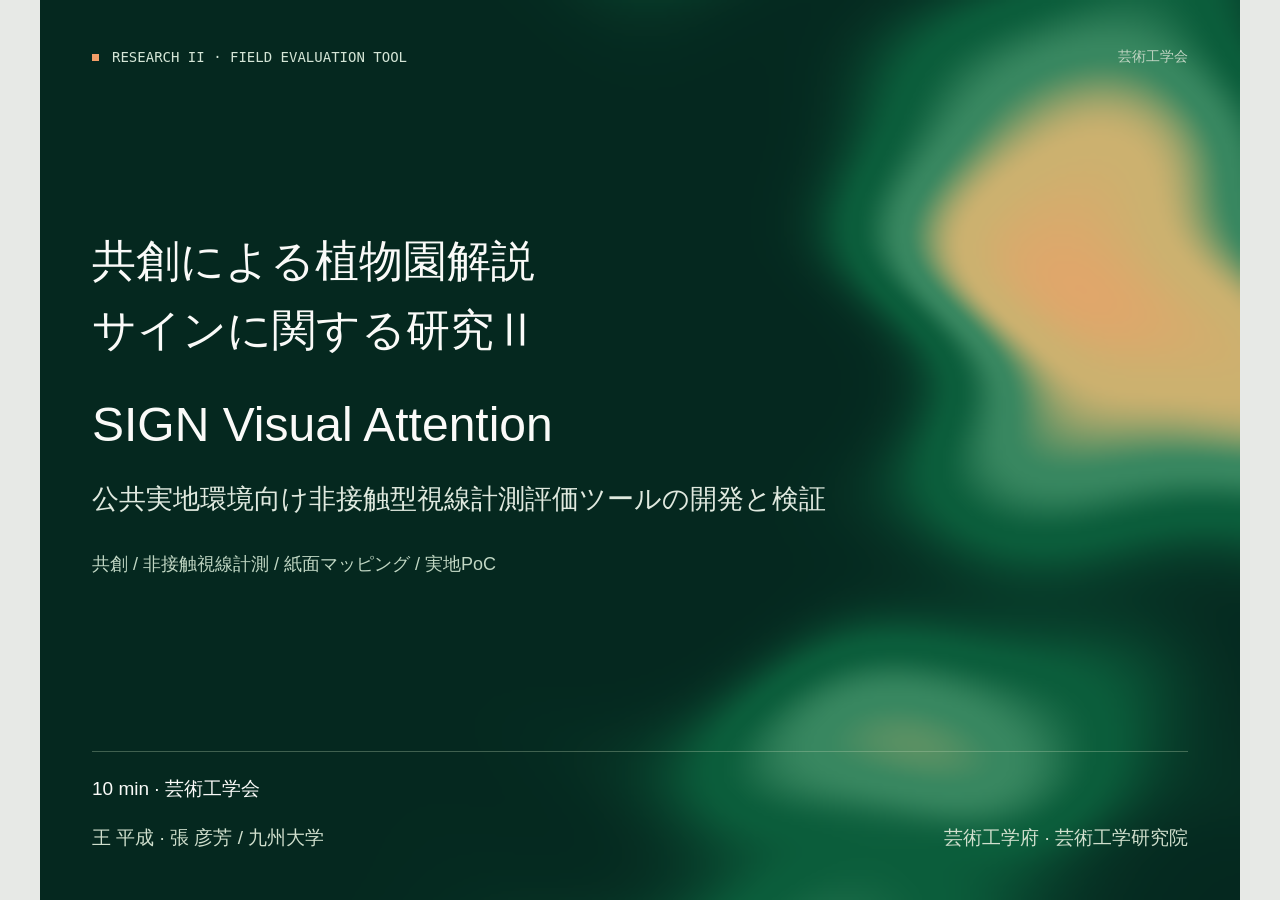
<file: 04_PPT工作区/heatfield-preview.html>
<!doctype html>
<html lang="ja">
<head>
<meta charset="utf-8">
<meta name="viewport" content="width=device-width,initial-scale=1">
<title>研究Ⅱ · Continuous Heatfield</title>
<link rel="icon" href="data:,">
<style>
  :root{--accent:#0b5d3b;--paper:#fafaf8;--aux:#f29d67;--sans:"Inter","Helvetica Neue","Arial","PingFang SC","Hiragino Kaku Gothic ProN",sans-serif;--mono:"SF Mono","Consolas",monospace}
  *{box-sizing:border-box;letter-spacing:0}
  html,body{margin:0;width:100%;height:100%;overflow:hidden}
  body{display:grid;place-items:center;background:#e7e9e6;font-family:var(--sans);-webkit-font-smoothing:antialiased}
  .stage{position:absolute;left:50%;top:50%;width:1200px;height:900px;background:var(--accent);color:var(--paper);overflow:hidden;transform:translate(-50%,-50%) scale(var(--scale,1));transform-origin:center}
  canvas{position:absolute;inset:0;width:100%;height:100%;pointer-events:none}
  .content{position:absolute;inset:48px 52px;display:grid;grid-template-rows:auto 1fr auto}
  .top{display:flex;justify-content:space-between;align-items:center;font:14px var(--mono);color:#d4e5d6}
  .research{display:flex;align-items:center;gap:13px}
  .research::before{content:"";width:7px;height:7px;background:var(--aux)}
  .edition{color:#c0d4c2}
  .title{align-self:center;padding-bottom:10px;max-width:970px}
  h1{font-size:44px;font-weight:300;line-height:1.55;margin:0;max-width:820px;text-wrap:balance}
  .tool{font-size:48px;font-weight:400;line-height:1.2;margin:32px 0 24px}
  .subtitle{font-size:27px;font-weight:300;line-height:1.7;max-width:850px;margin:0;color:#e0e9df;text-wrap:pretty}
  .keywords{font-size:18px;line-height:1.6;margin:27px 0 0;color:#c1d7c4}
  .bottom{border-top:1px solid #b8d0ad55;padding-top:24px}
  .event{font-size:19px;margin:0 0 22px}
  .authors{display:flex;justify-content:space-between;gap:30px;font-size:19px;line-height:1.5;color:#d0dfcd}
  @media(prefers-reduced-motion:reduce){canvas{opacity:1}}
</style>
</head>
<body>
<main class="stage" aria-label="研究Ⅱ 封面预览">
  <canvas data-heatfield aria-hidden="true"></canvas>
  <div class="content">
    <header class="top"><span class="research">RESEARCH II · FIELD EVALUATION TOOL</span><span class="edition">芸術工学会</span></header>
    <div class="title">
      <h1 data-zh="关于共创植物园解说标识的研究Ⅱ">共創による植物園解説サインに関する研究Ⅱ</h1>
      <p class="tool">SIGN Visual Attention</p>
      <p class="subtitle" data-zh="面向公共实地环境的非接触式视线测量评价工具开发与验证">公共実地環境向け非接触型視線計測評価ツールの開発と検証</p>
      <p class="keywords" data-zh="共创 / 非接触视线测量 / 纸面映射 / 实地PoC">共創 / 非接触視線計測 / 紙面マッピング / 実地PoC</p>
    </div>
    <footer class="bottom"><p class="event">10 min · 芸術工学会</p><div class="authors"><span>王 平成 · 張 彦芳 / 九州大学</span><span>芸術工学府 · 芸術工学研究院</span></div></footer>
  </div>
</main>
<script>
  function fit(){document.documentElement.style.setProperty('--scale',Math.min(innerWidth/1200,innerHeight/900));}
  fit();addEventListener('resize',fit);
  if(new URLSearchParams(location.search).get('lang')==='zh'){
    document.documentElement.lang='zh';
    document.querySelectorAll('[data-zh]').forEach(node=>node.textContent=node.dataset.zh);
  }
</script>
<script src="cover-heatfield.js"></script>
</body>
</html>
</file>
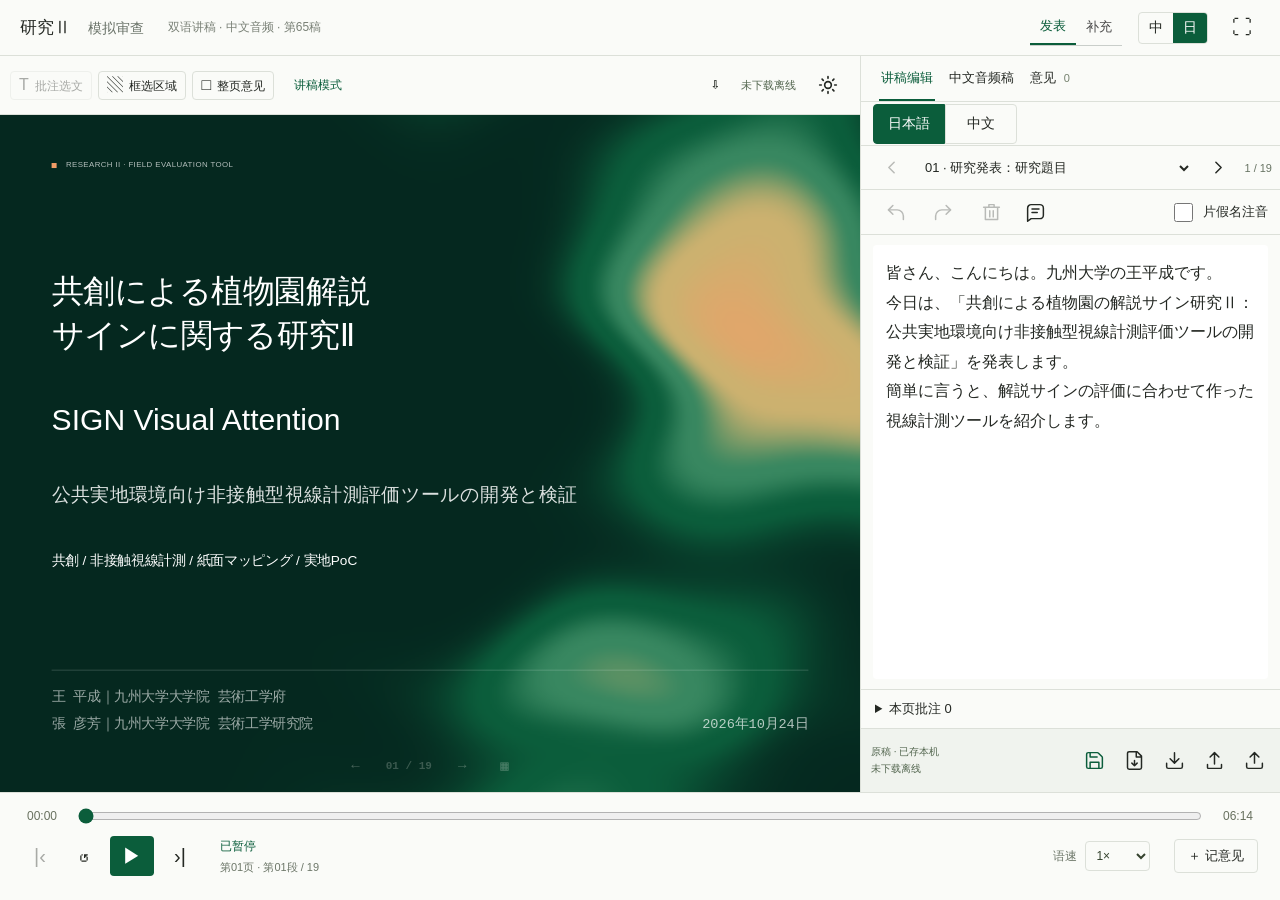
<file: 04_PPT工作区/review.html>
<!doctype html>
<html lang="zh-CN"><head><meta charset="utf-8"><meta name="viewport" content="width=device-width,initial-scale=1,viewport-fit=cover"><meta name="theme-color" content="#0b5d3b"><meta name="apple-mobile-web-app-capable" content="yes"><link rel="manifest" href="review.webmanifest"><title>研究Ⅱ · 模拟审查</title><link rel="stylesheet" href="review.css"><link rel="stylesheet" href="ui-theme.css"><script src="ui-theme.js"></script></head>
<body>
<header class="review-header"><h1>研究Ⅱ <span>模拟审查</span></h1><span class="review-meta">中文讲稿 · 第13稿</span><div class="header-actions"><nav class="review-scope" aria-label="审查范围"><a href="review.html" data-review-scope="main">发表</a><a href="review.html?scope=supplement" data-review-scope="supplement">补充</a></nav><div class="language-mode" aria-label="画面语言"><button data-deck-language="zh" aria-pressed="true" title="中文画面">中</button><button data-deck-language="ja" aria-pressed="false" title="日文画面">日</button></div><button id="fullscreen" class="icon-button" title="全屏" aria-label="全屏">⛶</button></div></header>
<main class="review-workspace"><div class="stage"><div class="slide-review-tools" role="toolbar" aria-label="Slide批注"><button id="annotate-slide-text" disabled title="选中Slide文字后添加批注"><span aria-hidden="true">T</span> 批注选文</button><button id="annotate-slide-region" aria-pressed="false" title="拖动框选Slide区域，Esc取消"><span aria-hidden="true">▧</span> 框选区域</button><button id="annotate-slide-page" title="对当前整页Slide添加意见"><span aria-hidden="true">□</span> 整页意见</button><span id="slide-review-status" role="status"></span></div><iframe id="deck-frame" title="研究Ⅱ发表幻灯片" allow="autoplay; fullscreen"></iframe><div id="loading-frame">准备画面…</div></div>
<aside class="inspector"><div class="inspector-tabs" role="tablist"><button id="editor-tab" role="tab" aria-selected="true" aria-controls="editor-panel">讲稿编辑</button><button id="transcript-tab" role="tab" aria-selected="false" aria-controls="transcript-panel">中文音频稿</button><button id="notes-tab" role="tab" aria-selected="false" aria-controls="notes-panel">意见 <span id="notes-count">0</span></button></div>
<section id="editor-panel" role="tabpanel" aria-labelledby="editor-tab"><iframe id="script-editor-frame" title="统一双语讲稿编辑器"></iframe></section>
<section id="transcript-panel" role="tabpanel" aria-labelledby="transcript-tab" hidden><div class="transcript-tools"><button id="edit-script" aria-pressed="false">编辑讲稿</button><button id="annotate-selection" disabled>批注选文</button><button id="export-script" class="icon-button" title="导出修改后的讲稿" aria-label="导出修改后的讲稿">↓</button><span id="draft-status" role="status">原稿</span></div><div id="clip-list"></div></section>
<section id="notes-panel" role="tabpanel" aria-labelledby="notes-tab" hidden><div class="notes-tools"><span id="storage-status">本机保存</span><button id="export-notes" class="icon-button" title="导出审查意见与讲稿修改" aria-label="导出审查意见与讲稿修改">↓</button></div><form id="note-form"><label for="note-text" id="note-context">第01页 · 00:00</label><blockquote id="note-quote" hidden></blockquote><textarea id="note-text" placeholder="记录这一处的问题…" rows="3"></textarea><div class="note-form-actions"><button id="cancel-note" type="button">取消</button><button id="save-note" type="submit" disabled>保存意见</button></div></form><div id="notes-list"></div></section>
</aside></main>
<footer class="player"><div class="progress-line"><span id="elapsed">00:00</span><input id="seek" type="range" min="0" max="1" step="0.1" value="0" aria-label="播放进度"><span id="duration">00:00</span></div><div class="transport-line"><div class="transport-buttons"><button id="previous" class="icon-button" title="上一段" aria-label="上一段">|‹</button><button id="replay" class="icon-button" title="重听当前段" aria-label="重听当前段">↺</button><button id="play" class="icon-button primary" title="播放" aria-label="播放" disabled>▶</button><button id="next-clip" class="icon-button" title="下一段" aria-label="下一段">›|</button></div><div class="play-state"><span id="status" role="status">准备音频…</span><span id="position">第01页 · 第01段 / 21</span></div><div class="player-actions"><label class="rate-label">语速 <select id="rate" aria-label="语速"><option value="0.75">0.75×</option><option value="1" selected>1×</option><option value="1.25">1.25×</option><option value="1.5">1.5×</option></select></label><button id="add-note" title="暂停并记录当前意见">＋ 记意见</button></div></div></footer>
<audio id="narration" preload="auto"></audio>
<script src="review-core.js"></script><script src="review-data.js?v=65"></script><script src="review-slide.js"></script><script src="script-core.js"></script><script src="review.js?v=65"></script><script src="review-offline.js"></script><script src="review-mobile.js"></script>
</body></html>
</file>
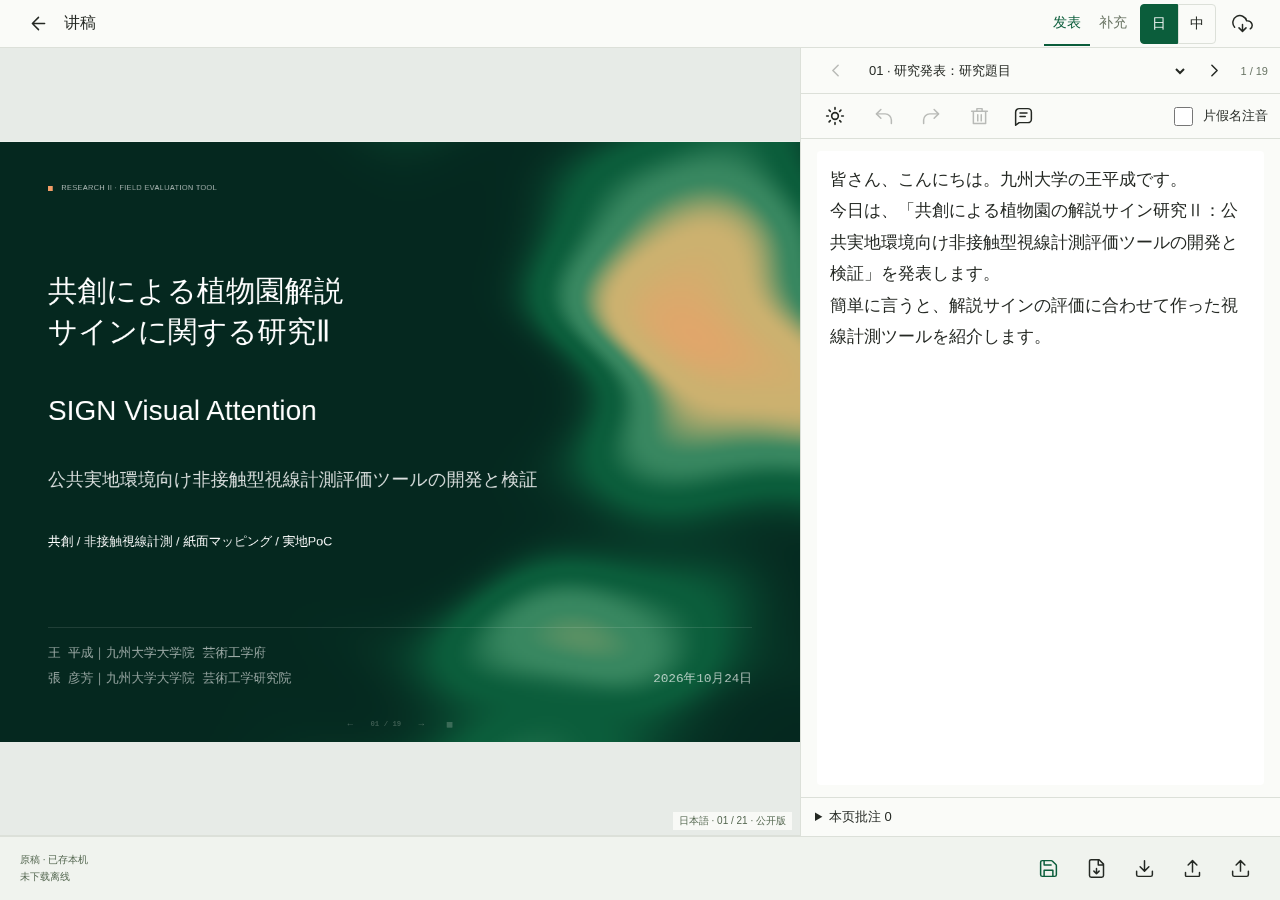
<file: 04_PPT工作区/script.html>
<!doctype html>
<html lang="zh-CN"><head><meta charset="utf-8"><meta name="viewport" content="width=device-width,initial-scale=1,viewport-fit=cover"><meta name="theme-color" content="#0b5d3b"><meta name="apple-mobile-web-app-capable" content="yes"><link rel="manifest" href="script.webmanifest"><link rel="stylesheet" href="script-editor.css?v=63"><title>研究Ⅱ · 讲稿</title><link rel="stylesheet" href="ui-theme.css"><script src="ui-theme.js"></script></head>
<body>
<header class="script-header"><a id="back-review" class="icon" href="review.html" title="返回审查模式" aria-label="返回审查模式" data-icon="arrow-left"></a><h1>讲稿</h1><nav class="script-scope" aria-label="讲稿范围"><a href="script.html" data-scope="main">发表</a><a href="script.html?scope=supplement" data-scope="supplement">补充</a></nav><div class="script-languages" aria-label="讲稿语言"><button data-script-language="ja" aria-pressed="true">日</button><button data-script-language="zh" aria-pressed="false">中</button></div><button id="offline-save" class="icon" title="下载离线资料" aria-label="下载离线资料" data-icon="download-cloud"></button></header>
<section class="script-preview" aria-label="当前页幻灯片预览"><div id="preview-stage"><iframe id="script-frame" title="当前页幻灯片预览" tabindex="-1"></iframe></div><span id="preview-label"></span></section>
<main class="script-workspace"><nav class="script-navigation" aria-label="讲稿页码"><button id="script-previous" class="icon" title="上一页" aria-label="上一页" data-icon="chevron-left"></button><select id="script-page" aria-label="当前讲稿页"></select><button id="script-next" class="icon" title="下一页" aria-label="下一页" data-icon="chevron-right"></button><span id="script-count"></span></nav><div class="script-tools" role="group" aria-label="讲稿编辑工具"><button id="script-undo" class="icon" title="撤回本段修改" aria-label="撤回本段修改" data-icon="undo-2" disabled></button><button id="script-redo" class="icon" title="重做本段修改" aria-label="重做本段修改" data-icon="redo-2" disabled></button><label class="script-reading-toggle"><input id="script-readings" type="checkbox">片假名注音</label></div><div id="script-fields"></div></main>
<footer class="script-footer"><div class="script-status"><span id="script-save-status" role="status">原稿</span><span id="offline-status" role="status">未下载离线</span></div><button id="script-save" class="icon" title="保存本机讲稿" aria-label="保存本机讲稿" data-icon="save"></button><button id="script-export-md" class="icon" title="导出完整讲稿 Markdown" aria-label="导出完整讲稿 Markdown" data-icon="file-down"></button><button id="script-export-json" class="icon" title="导出修改文件 JSON" aria-label="导出修改文件 JSON" data-icon="download"></button><button id="script-share" class="icon" title="分享讲稿与修改文件" aria-label="分享讲稿与修改文件" data-icon="share"></button><button id="script-import" class="icon" title="导入讲稿修改文件" aria-label="导入讲稿修改文件" data-icon="upload"></button><input id="script-import-file" type="file" accept=".json,application/json" hidden></footer>
<script src="review-data.js?v=65"></script><script src="script-data.js?v=65"></script><script src="script-core.js"></script><script src="review-core.js"></script><script src="script-reading-data.js?v=65"></script><script src="script-tools.js?v=63"></script><script src="script-feedback.js"></script><script src="script-feedback-ui.js"></script><script src="review-offline.js"></script><script src="script-editor.js?v=63"></script>
</body></html>
</file>
<file: 04_PPT工作区/review.css>
:root{font-family:"Hiragino Sans","PingFang SC",sans-serif;color:#242823;background:#f4f5f2;font-size:14px;--accent:#0b5d3b;--border:#dce0d9}
.stage{display:flex;flex-direction:column}
.stage #deck-frame{flex:1;min-height:0;height:0}
.slide-review-tools{display:flex;align-items:center;gap:6px;padding:7px 10px;min-height:44px;flex:none;background:#fafbf8;border-bottom:1px solid var(--border);flex-wrap:wrap}
.slide-review-tools button{height:29px;padding:0 8px;white-space:nowrap;font-size:12px}
.slide-review-tools button span{font-size:16px;margin-right:3px}
.slide-review-tools [aria-pressed="true"]{background:var(--accent);color:white}
#slide-review-status{font-size:11px;color:#68715f;min-width:0;overflow-wrap:anywhere}
@media(max-width:640px){.slide-review-tools{padding:5px 6px;gap:4px}.slide-review-tools button{font-size:11px;padding:0 5px}#slide-review-status:empty{display:none}#slide-review-status{width:100%}}
*{box-sizing:border-box;letter-spacing:0}
body{margin:0;height:100dvh;display:grid;grid-template-rows:56px minmax(0,1fr) 108px;overflow:hidden}
button,select,textarea,input{font:inherit}button{cursor:pointer;color:inherit;background:transparent;border:1px solid var(--border);border-radius:4px}button:disabled{opacity:.38;cursor:default}button:hover:not(:disabled){background:#e7ece6}button:focus-visible,input:focus-visible,select:focus-visible,textarea:focus-visible{outline:2px solid var(--accent);outline-offset:2px}
.review-header{padding:0 20px;display:flex;align-items:center;gap:24px;border-bottom:1px solid var(--border);background:#fafbf8}
.review-header h1{margin:0;font-size:17px;font-weight:500;white-space:nowrap}.review-header h1 span{font-size:14px;font-weight:400;color:#6a7369;margin-left:12px}.review-meta{font-size:12px;color:#798076}.header-actions{display:flex;align-items:center;gap:16px;margin-left:auto}.language-mode{display:flex;border:1px solid var(--border);border-radius:4px;overflow:hidden}.language-mode button{width:34px;height:30px;border:0;border-radius:0}.language-mode [aria-pressed="true"]{background:var(--accent);color:#fff}
.icon-button{height:36px;width:36px;display:inline-grid;place-items:center;font-size:20px;flex:none;border-color:transparent;padding:0}.icon-button[title]{position:relative}.icon-button:hover::after{content:attr(title);position:absolute;bottom:calc(100% + 8px);left:50%;transform:translateX(-50%);background:#26352b;color:white;white-space:nowrap;font-size:12px;padding:6px 9px;border-radius:4px;z-index:20;pointer-events:none}.header-actions .icon-button:hover::after{bottom:auto;top:calc(100% + 8px);left:auto;right:0;transform:none}
.review-workspace{display:grid;grid-template-columns:minmax(0,1fr) 320px;min-height:0;overflow:hidden}.stage{position:relative;min-height:0;background:#eceeeb;overflow:hidden}.stage iframe{width:100%;height:100%;border:0;display:block}#loading-frame{position:absolute;inset:0;display:grid;place-items:center;background:#eceeeb;color:#64705f}#loading-frame[hidden]{display:none}
.inspector{border-left:1px solid var(--border);background:#fafbf8;display:flex;flex-direction:column;min-height:0}.inspector-tabs{height:46px;display:flex;gap:20px;padding:0 18px;border-bottom:1px solid var(--border);flex:none}.inspector-tabs button{border:0;border-bottom:2px solid transparent;border-radius:0;padding:0 2px;font-size:13px}.inspector-tabs [aria-selected="true"]{border-color:var(--accent);color:var(--accent)}#notes-count{font-size:11px;color:#75816e;margin-left:4px}
[role="tabpanel"]{min-height:0;overflow:auto;flex:1;padding:10px 14px 20px}[hidden]{display:none!important}#clip-list{display:flex;flex-direction:column;gap:4px}.clip-row{padding:12px 10px;text-align:left;border:0;border-left:2px solid transparent;border-radius:0;line-height:1.65}.clip-row.active{border-left-color:var(--accent);background:#eaf0e8}.clip-row small{display:block;color:#7b8678;font-size:11px;margin-bottom:5px}.clip-row .clip-text{font-size:13px;color:#424c3d;display:block}.clip-row.active .clip-text{color:#183f28}
.player{border-top:1px solid var(--border);padding:12px 22px;background:#fafbf8;min-width:0}.progress-line{display:flex;align-items:center;gap:14px;height:22px;font-variant-numeric:tabular-nums;font-size:12px;color:#68715f}.progress-line span{width:40px;text-align:center}input[type="range"]{accent-color:var(--accent);flex:1;min-width:0;height:16px}.transport-line{display:flex;align-items:center;gap:22px;height:58px}.transport-buttons{display:flex;gap:8px;align-items:center}.primary{background:var(--accent);color:white!important;width:44px;height:40px}.primary:hover:not(:disabled){background:#164c34}.play-state{display:flex;flex-direction:column;gap:5px;min-width:0;font-size:12px}#status{color:var(--accent)}#position{color:#6c7668;font-size:11px}.player-actions{margin-left:auto;display:flex;gap:24px;align-items:center}.rate-label{display:flex;align-items:center;gap:8px;color:#6c7668;font-size:12px}.rate-label select{background:transparent;border:1px solid var(--border);padding:6px;border-radius:4px;color:#35432f}#add-note{height:34px;padding:0 13px;font-size:13px;white-space:nowrap}
.notes-tools{display:flex;justify-content:space-between;align-items:center;font-size:11px;color:#6c7668;border-bottom:1px solid var(--border);margin-bottom:15px}#note-form{display:flex;flex-direction:column;gap:10px;border-bottom:1px solid var(--border);padding-bottom:18px}#note-context{font-size:12px;color:var(--accent)}textarea{width:100%;resize:vertical;min-height:80px;max-height:200px;border:1px solid var(--border);background:white;border-radius:4px;padding:10px;line-height:1.5}#save-note{align-self:flex-end;padding:7px 14px;background:var(--accent);color:white;font-size:12px}.note-entry{padding:15px 0;border-bottom:1px solid var(--border)}.note-entry header{display:flex;align-items:center;justify-content:space-between}.note-entry .note-location{font-size:11px;border:0;color:var(--accent);padding:0}.note-entry .delete-note{border:0;font-size:18px;width:26px;height:26px}.note-entry p{font-size:13px;line-height:1.6;white-space:pre-wrap;overflow-wrap:anywhere;margin:6px 0}.empty-note{color:#8a9287;font-size:12px;padding:25px 0}
@media(max-width:900px){.review-workspace{grid-template-columns:minmax(0,1fr) 260px}.review-meta{display:none}.player-actions{gap:10px}.transport-line{gap:14px}}
@media(max-width:640px){body{grid-template-rows:48px minmax(0,1fr) 120px}.review-header{padding:0 12px;gap:8px}.review-header h1{font-size:15px}.review-header h1 span{font-size:12px;margin-left:6px}.header-actions{gap:8px}.review-workspace{grid-template-columns:1fr;grid-template-rows:minmax(250px,1fr) 220px}.inspector{border-left:0;border-top:1px solid var(--border)}.inspector-tabs{height:36px}.clip-row{padding:8px}.player{padding:8px 12px}.transport-line{height:78px;flex-wrap:wrap;gap:0 10px;justify-content:space-between}.transport-buttons{gap:3px}.play-state{margin-right:auto;max-width:155px}.player-actions{width:100%;justify-content:space-between;margin-left:0}.rate-label select{padding:2px 6px}#add-note{height:27px;padding:0 10px}.progress-line{gap:6px}.icon-button:hover::after{display:none}}
.review-scope{display:flex;align-items:center;gap:0;border-bottom:1px solid #c9ceca;flex:none}.review-scope a{font-size:13px;color:#444;text-decoration:none;padding:8px 10px;white-space:nowrap}.review-scope a[aria-current="page"]{color:#0B5D3B;border-bottom:2px solid #0B5D3B}.review-scope a:focus-visible{outline:2px solid #0B5D3B;outline-offset:2px}
.review-workspace{grid-template-columns:minmax(0,1fr) 380px}
#transcript-panel{padding-top:0}.transcript-tools{position:sticky;top:0;z-index:2;display:flex;align-items:center;flex-wrap:wrap;gap:8px;padding:10px 0;background:#fafbf8;border-bottom:1px solid var(--border)}.transcript-tools>button:not(.icon-button){padding:6px 10px;font-size:12px}.transcript-tools [aria-pressed="true"]{background:var(--accent);color:#fff}.transcript-tools .icon-button{margin-left:auto;width:30px;height:30px}#draft-status{width:100%;font-size:11px;color:#53664f;overflow-wrap:anywhere}
.clip-row{cursor:default;min-width:0}.clip-location{display:block;width:100%;border:0;padding:0;text-align:left;font-size:11px;color:#65735f;line-height:1.6;margin-bottom:7px}.clip-row .clip-text{white-space:pre-wrap;overflow-wrap:anywhere;user-select:text;cursor:text;font-size:14px;line-height:1.85}.clip-row .clip-edit{min-height:90px;max-height:none;resize:vertical;font-size:14px;line-height:1.85;padding:8px;border-color:#9bb4a0;white-space:pre-wrap;overflow-wrap:anywhere}.draft-badge{display:block;font-size:11px;color:#7c562c;margin-top:8px}.clip-text mark{background:#fff0b9;color:inherit;border-bottom:2px solid #c58d22;cursor:pointer;border-radius:1px}.clip-text mark:focus-visible{outline:2px solid var(--accent)}
#note-quote,.note-entry blockquote{margin:0;border-left:3px solid #c58d22;background:#fbf5df;padding:9px 10px;font-size:13px;line-height:1.7;white-space:pre-wrap;overflow-wrap:anywhere;max-height:150px;overflow:auto}.note-entry blockquote{margin-top:9px}.note-actions,.note-form-actions{display:flex;align-items:center;gap:8px}.note-form-actions{justify-content:flex-end}.note-actions .edit-note{font-size:11px;border:0;padding:3px 5px}.note-anchor-status{display:block;margin-top:6px;color:#8b5e29;font-size:11px}.note-form-actions #cancel-note{font-size:12px;padding:7px 10px}
@media(max-width:900px){.review-workspace{grid-template-columns:minmax(0,1fr) 300px}}
@media(max-width:640px){.review-workspace{grid-template-columns:1fr;grid-template-rows:minmax(180px,.9fr) minmax(240px,1.1fr)}.transcript-tools{gap:6px;padding:7px 0}.transcript-tools>button:not(.icon-button){font-size:12px;padding:5px 8px}.clip-row .clip-text,.clip-row .clip-edit{font-size:14px}}
#toggle-inspector,#close-inspector{display:none}#offline-status{font-size:11px;color:#53664f;margin-left:2px}#offline-save{margin-left:auto}button{touch-action:manipulation}#import-file{display:none}.notes-tools{gap:6px}.notes-tools #storage-status{margin-right:auto;overflow-wrap:anywhere}.notes-tools .icon-button{flex:none}
.script-mode-link{display:inline-flex;align-items:center;justify-content:center;min-height:44px;padding:0 8px;font-size:12px;color:var(--accent);text-decoration:none;white-space:nowrap;touch-action:manipulation}.script-mode-link:focus-visible{outline:2px solid var(--accent)}
#editor-panel{padding:0;min-height:0;flex:1;overflow:hidden}#editor-panel:not([hidden]){display:flex}#script-editor-frame{border:0;width:100%;height:100%;min-height:0;display:block}.inspector-tabs{gap:12px}.inspector-tabs>button{white-space:nowrap}
@media(min-width:1025px){.review-workspace{grid-template-columns:minmax(0,1fr) 420px}}
@media(max-width:1024px){.language-mode button{min-height:42px;min-width:38px}.review-scope a{min-height:44px;display:flex;align-items:center}.header-actions>.icon-button{height:44px;width:44px}}
@media(max-width:1024px) and (orientation:landscape){
  body{height:var(--visible-height,100dvh);grid-template-rows:44px minmax(0,1fr) 66px;padding-left:env(safe-area-inset-left);padding-right:env(safe-area-inset-right);padding-bottom:env(safe-area-inset-bottom)}
  .review-header{padding:0 8px;gap:8px}.review-header h1{font-size:14px}.review-header h1 span{font-size:12px;margin-left:5px}.header-actions{gap:6px}.review-meta{display:none}
  #toggle-inspector,#close-inspector{display:inline-grid;width:44px;height:44px}#close-inspector{margin-left:auto}
  .review-workspace{display:block;position:relative}.stage{height:100%}.inspector{display:none;position:absolute;right:0;top:0;bottom:0;width:min(390px,58%);z-index:10;box-shadow:-3px 0 12px #15251c22}
  .inspector-open .inspector{display:flex}.inspector-tabs{height:44px;gap:16px;padding:0 10px;align-items:center}.inspector-tabs>button{min-height:44px}
  .slide-review-tools{min-height:44px;padding:0 6px;gap:4px;flex-wrap:nowrap}.slide-review-tools button{min-height:44px}.slide-review-tools #slide-review-status{display:none}.slide-review-tools button:not(.icon-button){font-size:12px;padding:0 7px}
  #offline-status{max-width:110px;font-size:10px}.player{padding:0 8px}.progress-line{height:18px;gap:6px}.transport-line{height:48px;gap:8px;flex-wrap:nowrap}.transport-buttons{gap:1px}.transport-buttons .icon-button{width:44px;height:44px}.play-state{max-width:180px;gap:3px}.player-actions{width:auto;margin-left:auto;gap:10px}.rate-label{gap:4px}.rate-label select{padding:3px}#add-note{height:44px;padding:0 8px}
  textarea,.clip-row .clip-edit{font-size:16px;min-height:72px}.note-form-actions button{min-height:44px}.note-entry .delete-note{width:44px;height:44px}.note-actions .edit-note{min-height:44px}.notes-tools .icon-button{height:44px;width:44px}#notes-panel{padding:0 12px 16px}.notes-tools{margin-bottom:8px;position:sticky;top:0;background:#fafbf8;z-index:2}.note-entry{padding:8px 0}
}
@media(max-width:640px) and (orientation:portrait){
 body{height:var(--visible-height,100dvh);grid-template-rows:48px minmax(0,1fr) 110px}.review-header{padding:0 6px}.review-header h1 span{display:none}.review-scope a{padding:8px}.review-workspace{grid-template-rows:minmax(110px,.85fr) minmax(160px,1.15fr)}.slide-review-tools{flex-wrap:wrap;padding:0 4px;gap:2px}.slide-review-tools button{min-height:44px}#slide-review-status{display:none!important}#offline-status{max-width:88px;font-size:10px}.slide-review-tools #offline-save{width:36px}textarea,.clip-row .clip-edit{font-size:16px}.note-form-actions button{min-height:44px}.player-actions #add-note{height:36px}.transport-line{height:74px}.inspector-tabs{height:44px}.inspector-tabs button{min-height:44px}.notes-tools .icon-button{height:44px;width:44px}
}
@media(max-width:1024px){body.keyboard-open{grid-template-rows:minmax(0,1fr)}.keyboard-open .review-header,.keyboard-open .player{display:none}.keyboard-open .review-workspace{display:block;position:relative}.keyboard-open .stage{height:100%}.keyboard-open .inspector{display:flex;position:absolute;inset:0;width:100%;z-index:10;border:0}.keyboard-open .inspector-tabs{height:44px;flex:none}.keyboard-open [role="tabpanel"]{padding-bottom:12px}.keyboard-open textarea{min-height:64px;max-height:110px}.keyboard-open #note-form{gap:6px;padding-bottom:8px}.keyboard-open #note-context{font-size:11px}.keyboard-open .notes-tools{display:none}.keyboard-open #note-quote{max-height:45px}}
</file>
<file: 04_PPT工作区/ui-theme.css>
.theme-control{position:relative;flex:none;color:inherit;z-index:30;margin-left:4px}.theme-control summary{display:grid;place-items:center;list-style:none;width:44px;height:44px;cursor:pointer;border-radius:4px;touch-action:manipulation}.theme-control summary::-webkit-details-marker{display:none}.theme-control summary:hover{background:#e7ece6}.theme-control summary:focus-visible{outline:2px solid var(--accent);outline-offset:-2px}.theme-menu{position:fixed;display:flex;flex-direction:column;gap:8px;min-width:156px;padding:12px;background:#fafbf8;color:#242823;border:1px solid var(--border);border-radius:4px;box-shadow:0 4px 16px #0003;font-size:13px}.theme-menu select{font:inherit;color:inherit;background:inherit;padding:8px;border:1px solid var(--border);border-radius:4px}.theme-control:not([open]) .theme-menu{display:none}.script-tools .theme-control{order:-1;margin-left:0}.is-embedded .theme-control{display:none}
:root[data-theme="dark"]{color:#e6ebe7;background:#151917;--accent:#83d8aa;--border:#404a44;color-scheme:dark}
[data-theme="dark"] body{background:#151917;color:#e6ebe7}
[data-theme="dark"] :is(.review-header,.inspector,.player,.slide-review-tools,.transcript-tools,.notes-tools,.script-header,.script-workspace,.theme-menu){background:#1e2420;color:#e6ebe7}
[data-theme="dark"] :is(.stage,#loading-frame,.script-preview){background:#121613;color:#bac6bd}
[data-theme="dark"] :is(.script-footer){background:#191f1b}
[data-theme="dark"] :is(textarea,.script-input,.script-reading){background:#252d27;color:#eef2ee;border-color:#46534a}
[data-theme="dark"] :is(button:hover:not(:disabled),.icon:hover,.theme-control summary:hover){background:#354139}
[data-theme="dark"] :is(.primary,#save-note,.language-mode [aria-pressed="true"],.script-languages [aria-pressed="true"],.slide-review-tools [aria-pressed="true"],.transcript-tools [aria-pressed="true"]){background:#83d8aa;color:#10281a!important}
[data-theme="dark"] :is(.review-meta,.review-header h1 span,#notes-count,.clip-row small,.clip-location,.progress-line,#position,.rate-label,.notes-tools,.empty-note,#draft-status,#offline-status,.script-status,#script-count,.script-paragraph label,.script-scope a,#slide-review-status){color:#b4c2b7}
[data-theme="dark"] :is(.review-scope a,.rate-label select,.clip-row .clip-text){color:#d9e3db}
[data-theme="dark"] :is(.review-scope a[aria-current="page"],.script-scope a[aria-current="page"],#note-context,.note-location,.script-reading rt){color:#83d8aa}
[data-theme="dark"] .review-scope a[aria-current="page"]{border-color:#83d8aa}
[data-theme="dark"] .clip-row.active{background:#2d4032}
[data-theme="dark"] .clip-row.active .clip-text{color:#ecf4ed}
[data-theme="dark"] :is(#note-quote,.note-entry blockquote,.clip-text mark){background:#443d24;color:#f4e8b9}
[data-theme="dark"] :is(.draft-badge,.note-anchor-status){color:#e9bd83}
[data-theme="dark"] .script-status [data-error="true"]{color:#ffb39e}
[data-theme="dark"] #preview-label{background:#1e2420ed;color:#c5d4c8}
[data-theme="dark"] select option{background:#252d27;color:#eef2ee}
@media(max-width:640px){.slide-review-tools .theme-control{margin-left:auto}.theme-control summary{width:40px}}
</file>
<file: 04_PPT工作区/script-editor.css>
:root{font-family:"Hiragino Sans","PingFang SC",sans-serif;color:#242823;background:#f4f5f2;--accent:#0b5d3b;--border:#dce0d9;font-size:14px}*{box-sizing:border-box;letter-spacing:0}body{margin:0;width:100%;height:var(--script-height,100dvh);padding:env(safe-area-inset-top) env(safe-area-inset-right) env(safe-area-inset-bottom) env(safe-area-inset-left);display:grid;grid-template-columns:minmax(0,1fr);grid-template-rows:48px min(23dvh,180px) minmax(0,1fr) 64px;overflow:hidden}button,select,textarea{font:inherit;color:inherit}button,a,select{touch-action:manipulation}button,a{ -webkit-tap-highlight-color:transparent}button{background:transparent;border:0;cursor:pointer}button:disabled{opacity:.3;cursor:default}button:focus-visible,a:focus-visible,select:focus-visible,textarea:focus-visible{outline:2px solid var(--accent);outline-offset:-2px}.icon{display:inline-grid;place-items:center;flex:none;width:44px;height:44px;color:inherit;border:0;text-decoration:none;border-radius:4px}.icon svg{width:21px;height:21px;pointer-events:none}.icon:hover{background:#e7ece6}.script-header{display:flex;align-items:center;gap:4px;background:#fafbf8;border-bottom:1px solid var(--border);padding:0 6px;min-width:0}.script-header h1{font-size:16px;font-weight:500;margin:0 5px 0 0;white-space:nowrap}.script-scope{display:flex;margin-left:auto}.script-scope a{color:#667160;text-decoration:none;padding:0 9px;height:44px;display:flex;align-items:center;border-bottom:2px solid transparent;white-space:nowrap}.script-scope a[aria-current="page"]{border-color:var(--accent);color:var(--accent)}.script-languages{display:flex}.script-languages button{height:40px;width:38px;border:1px solid var(--border)}.script-languages button:first-child{border-radius:4px 0 0 4px}.script-languages button:last-child{border-radius:0 4px 4px 0}.script-languages [aria-pressed="true"]{background:var(--accent);color:white;border-color:var(--accent)}
.script-preview{position:relative;min-height:0;background:#e7ebe7;border-bottom:1px solid var(--border);overflow:hidden}#preview-stage{position:absolute;inset:0;overflow:hidden}#script-frame{position:absolute;width:1200px;height:900px;border:0;transform-origin:0 0;pointer-events:none}#preview-label{position:absolute;bottom:5px;right:8px;padding:2px 6px;background:#fafbf8e8;font-size:10px;color:#53664f;pointer-events:none}.script-workspace{min-height:0;display:flex;flex-direction:column;background:#fafbf8}.script-navigation{display:flex;align-items:center;gap:4px;border-bottom:1px solid var(--border);flex:none;padding:0 8px;height:46px}#script-page{min-width:0;flex:1;max-width:600px;border:0;background:transparent;height:44px;padding:0 4px;font-size:13px;text-overflow:ellipsis}#script-count{margin-left:auto;font-variant-numeric:tabular-nums;font-size:11px;color:#677363;white-space:nowrap}#script-fields{overflow:auto;min-height:0;flex:1;display:flex;flex-direction:column;padding:12px 16px 18px;gap:12px;overscroll-behavior:contain;scroll-padding:10px}.script-paragraph{min-height:0;display:flex;flex-direction:column;flex:1}.script-paragraph label{font-size:11px;color:#687562;margin-bottom:5px}.script-input{resize:none;flex:1;width:100%;min-height:160px;border:1px solid transparent;border-radius:4px;background:white;padding:12px;font-size:17px;line-height:1.85;overflow:auto;white-space:pre-wrap;overflow-wrap:anywhere;caret-color:var(--accent)}.script-input:focus{border-color:#b1c1ad;outline:0}.script-paragraph:only-child label{display:none}.script-footer{display:flex;align-items:center;gap:0;padding:0 6px;background:#f0f3ee;border-top:1px solid var(--border);min-width:0}.script-status{display:flex;flex-direction:column;gap:3px;flex:1;min-width:0;font-size:10px;line-height:1.4;color:#53664f;overflow-wrap:anywhere;padding:2px 4px}.script-status [data-error="true"]{color:#9a462d}#script-import-file[hidden]{display:none}.script-footer .icon{width:40px;height:44px}.script-footer #script-save{color:var(--accent)}
@media(min-width:700px){body{grid-template-rows:48px min(30dvh,240px) minmax(0,1fr) 64px}.script-header,.script-navigation,.script-footer{padding-left:max(12px,calc((100vw - 820px)/2));padding-right:max(12px,calc((100vw - 820px)/2))}#script-fields{padding-left:max(16px,calc((100vw - 800px)/2));padding-right:max(16px,calc((100vw - 800px)/2))}.script-footer .icon{width:48px}}
@media(max-width:350px){.script-header{gap:0;padding:0 2px}.script-header h1{font-size:14px;margin-right:0}.script-scope a{padding:0 6px}.script-languages button{width:34px}.script-footer .icon{width:36px}.script-input{font-size:16px;padding:9px}#script-fields{padding:8px}}
body.is-typing{grid-template-rows:40px 72px minmax(0,1fr) 52px}.is-typing .script-header{height:40px}.is-typing .script-header .icon,.is-typing .script-scope a{height:40px}.is-typing #script-fields{padding:5px 10px}.is-typing .script-input{min-height:86px;padding:6px 10px;font-size:17px;line-height:1.65}.is-typing .script-navigation{height:40px}.is-typing .script-navigation .icon{height:40px}.is-typing #script-count{display:none}.is-typing .script-status #offline-status{display:none}
.script-workspace,#script-fields,.script-paragraph,.script-input{min-width:0}#script-frame{left:0;top:0}
body>.script-header{grid-row:1}body>.script-preview{grid-row:2}body>.script-workspace{grid-row:3}body>.script-footer{grid-row:4}
body.is-embedded,body.is-embedded.is-typing{grid-template-rows:44px 0 minmax(0,1fr) 64px;background:#fafbf8}.is-embedded .script-preview,.is-embedded #back-review,.is-embedded .script-header h1,.is-embedded .script-scope,.is-embedded .script-header #offline-save{display:none}.is-embedded .script-header{display:flex;height:44px;padding:0 12px}.is-embedded .script-languages button{width:72px}.is-embedded .script-navigation{height:44px}.is-embedded .script-input{font-size:16px;min-height:100px}.is-embedded #script-fields{padding:10px 12px}.is-embedded .script-footer{padding:0 6px}
.script-tools{display:flex;align-items:center;gap:4px;min-height:44px;flex:none;border-bottom:1px solid var(--border);padding:0 12px}.script-reading-toggle{display:flex;align-items:center;gap:7px;margin-left:auto;min-height:44px;font-size:13px;cursor:pointer}.script-reading-toggle input{width:19px;height:19px;accent-color:var(--accent)}.script-reading-toggle:has(input:disabled){opacity:.4;cursor:default}.script-reading{flex:1;white-space:pre-wrap;overflow-wrap:anywhere;min-height:160px;padding:16px 12px;background:white;font-size:18px;line-height:2.7;border-radius:4px}.script-reading ruby{ruby-align:center}.script-reading rt{font-size:10px;line-height:1;color:#406849}.script-input[hidden],.script-reading[hidden]{display:none}.script-paragraph:has(.script-reading:not([hidden])){flex:none;min-height:100%}.is-typing .script-tools{min-height:44px}.is-typing .script-tools .icon{height:44px}.is-typing .script-navigation{height:36px}.is-typing .script-navigation .icon{height:36px}.is-typing .script-paragraph label{margin-bottom:2px}
@media(min-width:700px){.script-tools{padding-left:max(12px,calc((100vw - 820px)/2));padding-right:max(12px,calc((100vw - 820px)/2))}}
@media(max-height:340px){body.is-typing{grid-template-rows:0 52px minmax(0,1fr) 46px}.is-typing .script-header{display:none}.is-typing .script-footer .icon{height:44px}}
.is-embedded.is-typing .script-header{display:flex}
.script-selection-tools{display:flex;flex:none}.script-tools{flex-wrap:wrap}.script-reading-toggle{white-space:nowrap}.script-feedback-list{flex:none;max-height:25dvh;overflow:auto;border-top:1px solid var(--border);font-size:13px}.script-feedback-list summary{padding:10px 14px;cursor:pointer}.script-feedback-item{padding:8px 14px;border-top:1px solid var(--border);overflow-wrap:anywhere}.script-feedback-item blockquote{margin:6px 0;padding-left:8px;border-left:2px solid var(--accent);white-space:pre-wrap;max-height:72px;overflow:auto}.script-feedback-item p{margin:6px 0;white-space:pre-wrap}.script-feedback-item button{min-height:36px;margin-right:12px;padding:4px 0;color:var(--accent)}.script-feedback-item span{font-size:11px;color:#a55a37}.script-reading{user-select:text;-webkit-user-select:text}.script-reading rt{user-select:none;-webkit-user-select:none}
#script-feedback-dialog{color:inherit;background:#fafbf8;border:1px solid var(--border);border-radius:6px;width:min(460px,calc(100% - 24px));max-height:calc(100dvh - 24px);overflow:auto;padding:18px}#script-feedback-dialog::backdrop{background:#0006}#script-feedback-dialog h2{margin:0 0 12px;font-size:18px}#script-feedback-dialog label{display:block;margin:12px 0 6px;font-size:13px}#script-feedback-dialog select,#script-feedback-dialog textarea{width:100%;padding:8px;background:transparent;border:1px solid var(--border);border-radius:4px}#script-feedback-dialog textarea{min-height:120px;line-height:1.6;resize:vertical}#script-feedback-dialog blockquote{margin:0;padding:8px;border-left:2px solid var(--accent);max-height:120px;overflow:auto;font-size:13px;line-height:1.7;white-space:pre-wrap;overflow-wrap:anywhere}.script-feedback-actions{display:flex;justify-content:flex-end;gap:18px;margin-top:12px}.script-feedback-actions button{min-height:40px;padding:8px 12px}.script-feedback-actions #script-feedback-save{color:var(--accent)}
:root[data-theme="dark"] #script-feedback-dialog{background:#202522}
@media(max-width:360px){.script-tools{gap:0;padding:0 6px}.script-tools .icon{width:40px}.script-reading-toggle{font-size:12px;gap:4px}.script-reading-toggle input{width:17px;height:17px}}
@media(min-width:1025px){body:not(.is-embedded) #script-frame{pointer-events:auto}}
@media(min-width:1025px){body:not(.is-embedded){grid-template-columns:minmax(0,1fr) minmax(380px,480px);grid-template-rows:48px minmax(0,1fr) 64px}body:not(.is-embedded)>.script-header{grid-column:1/-1;grid-row:1;padding:0 16px;display:flex}body:not(.is-embedded)>.script-preview{grid-column:1;grid-row:2}body:not(.is-embedded)>.script-workspace{grid-column:2;grid-row:2;border-left:1px solid var(--border)}body:not(.is-embedded)>.script-footer{grid-column:1/-1;grid-row:3;padding:0 16px}body:not(.is-embedded) .script-navigation,body:not(.is-embedded) .script-tools{padding:0 12px}body:not(.is-embedded) #script-fields{padding:12px 16px}}
</file>
